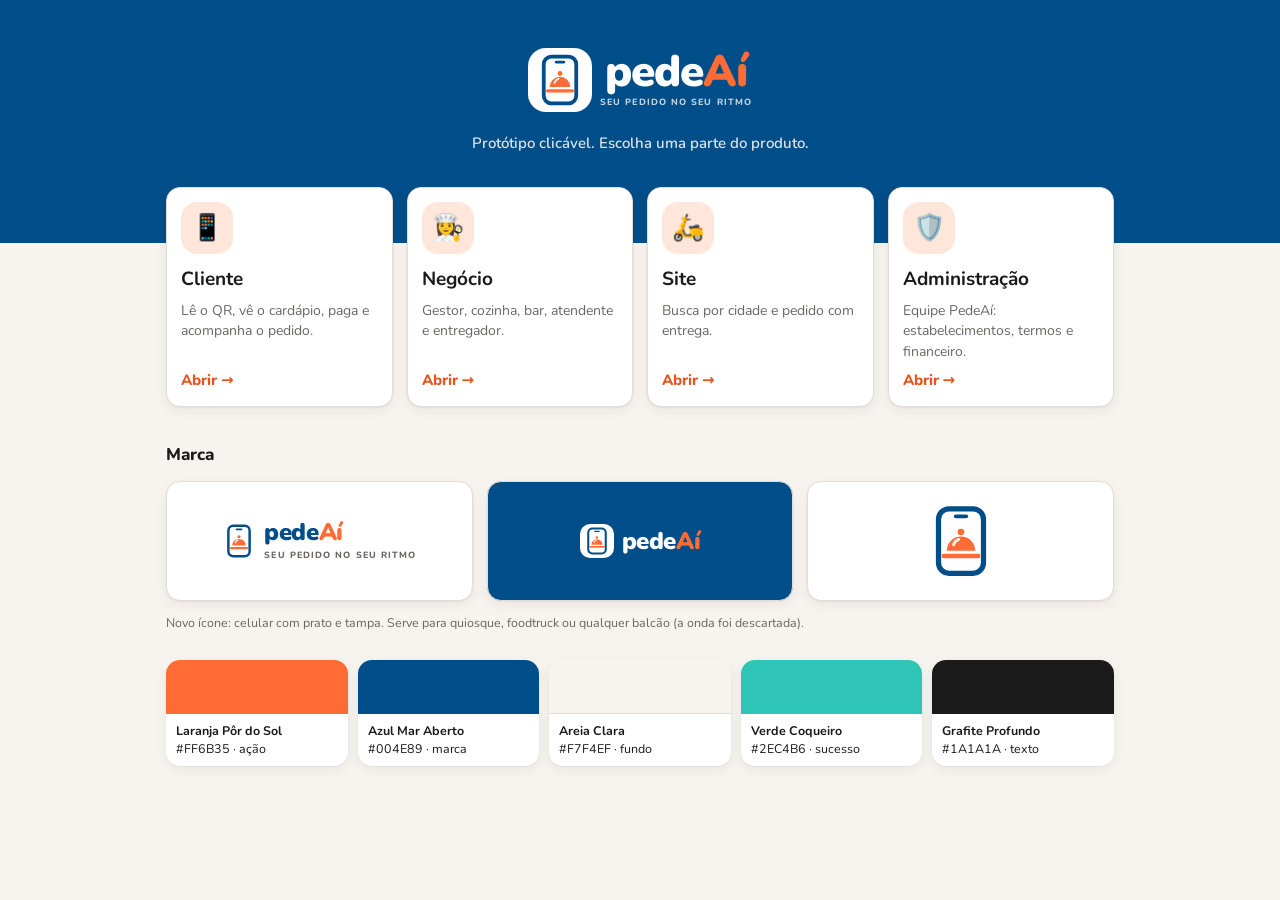
<file: index.html>
<!doctype html>
<html lang="pt-BR">
<head>
<meta charset="utf-8">
<meta name="viewport" content="width=device-width, initial-scale=1">
<title>PedeAí Protótipo</title>
<link rel="icon" href="logo.svg">
<link rel="stylesheet" href="marca.css">
<style>
.hero{background:var(--azul);color:#fff;padding:48px 16px 88px;text-align:center}
.hero .logo img{width:64px;height:64px;background:#fff;border-radius:18px;padding:6px}
.hero .logo .wm{font-size:44px}
.hero p{margin:14px auto 0;max-width:520px;opacity:.85;font-weight:600}
.wrap{max-width:980px;margin:-56px auto 40px;padding:0 16px}
.apps{display:grid;grid-template-columns:repeat(auto-fit,minmax(220px,1fr));gap:14px}
.app{display:flex;flex-direction:column;gap:8px;text-decoration:none;color:inherit;transition:.15s}
.app:hover{transform:translateY(-3px);box-shadow:var(--shadow-lg)}
.app .ic{width:52px;height:52px;border-radius:16px;display:grid;place-items:center;font-size:26px;background:var(--laranja-claro)}
.app h2{margin:4px 0 0;font-size:19px}
.app p{margin:0;color:var(--muted);font-size:14px;flex:1}
.app .go{color:var(--laranja-esc);font-weight:800}
.palette{display:flex;gap:10px;flex-wrap:wrap;margin-top:28px}
.sw{flex:1;min-width:120px;border-radius:var(--radius);overflow:hidden;background:var(--surface);box-shadow:var(--shadow);font-size:12.5px}
.sw i{display:block;height:54px}
.sw div{padding:8px 10px} .sw b{display:block}
.marks{display:grid;grid-template-columns:repeat(auto-fit,minmax(200px,1fr));gap:14px;margin-top:14px}
.marks .card{display:grid;place-items:center;min-height:120px}
</style>
</head>
<body>
<header class="hero">
  <span class="logo inv"><img src="logo.svg" alt=""><span><span class="wm">pede<b>Aí</b></span><span class="tag">SEU PEDIDO NO SEU RITMO</span></span></span>
  <p>Protótipo clicável. Escolha uma parte do produto.</p>
</header>
<main class="wrap">
  <div class="apps">
    <a class="card app" href="cliente.html"><span class="ic">📱</span><h2>Cliente</h2><p>Lê o QR, vê o cardápio, paga e acompanha o pedido.</p><span class="go">Abrir →</span></a>
    <a class="card app" href="operador.html"><span class="ic">👩‍🍳</span><h2>Negócio</h2><p>Gestor, cozinha, bar, atendente e entregador.</p><span class="go">Abrir →</span></a>
    <a class="card app" href="site.html"><span class="ic">🛵</span><h2>Site</h2><p>Busca por cidade e pedido com entrega.</p><span class="go">Abrir →</span></a>
    <a class="card app" href="admin.html"><span class="ic">🛡️</span><h2>Administração</h2><p>Equipe PedeAí: estabelecimentos, termos e financeiro.</p><span class="go">Abrir →</span></a>
  </div>

  <h2 class="section-title" style="margin-top:36px">Marca</h2>
  <div class="marks">
    <div class="card"><span class="logo"><img src="logo.svg" alt=""><span><span class="wm">pede<b>Aí</b></span><span class="tag">SEU PEDIDO NO SEU RITMO</span></span></span></div>
    <div class="card" style="background:var(--azul)"><span class="logo inv"><img src="logo.svg" alt="" style="background:#fff;border-radius:10px;padding:3px"><span class="wm">pede<b>Aí</b></span></span></div>
    <div class="card"><img src="logo.svg" alt="Ícone" style="width:72px;height:72px"></div>
  </div>
  <p class="small muted">Novo ícone: celular com prato e tampa. Serve para quiosque, foodtruck ou qualquer balcão (a onda foi descartada).</p>

  <div class="palette">
    <div class="sw"><i style="background:#FF6B35"></i><div><b>Laranja Pôr do Sol</b>#FF6B35 · ação</div></div>
    <div class="sw"><i style="background:#004E89"></i><div><b>Azul Mar Aberto</b>#004E89 · marca</div></div>
    <div class="sw"><i style="background:#F7F4EF;border-bottom:1px solid var(--line)"></i><div><b>Areia Clara</b>#F7F4EF · fundo</div></div>
    <div class="sw"><i style="background:#2EC4B6"></i><div><b>Verde Coqueiro</b>#2EC4B6 · sucesso</div></div>
    <div class="sw"><i style="background:#1A1A1A"></i><div><b>Grafite Profundo</b>#1A1A1A · texto</div></div>
  </div>
</main>
</body>
</html>
</file>
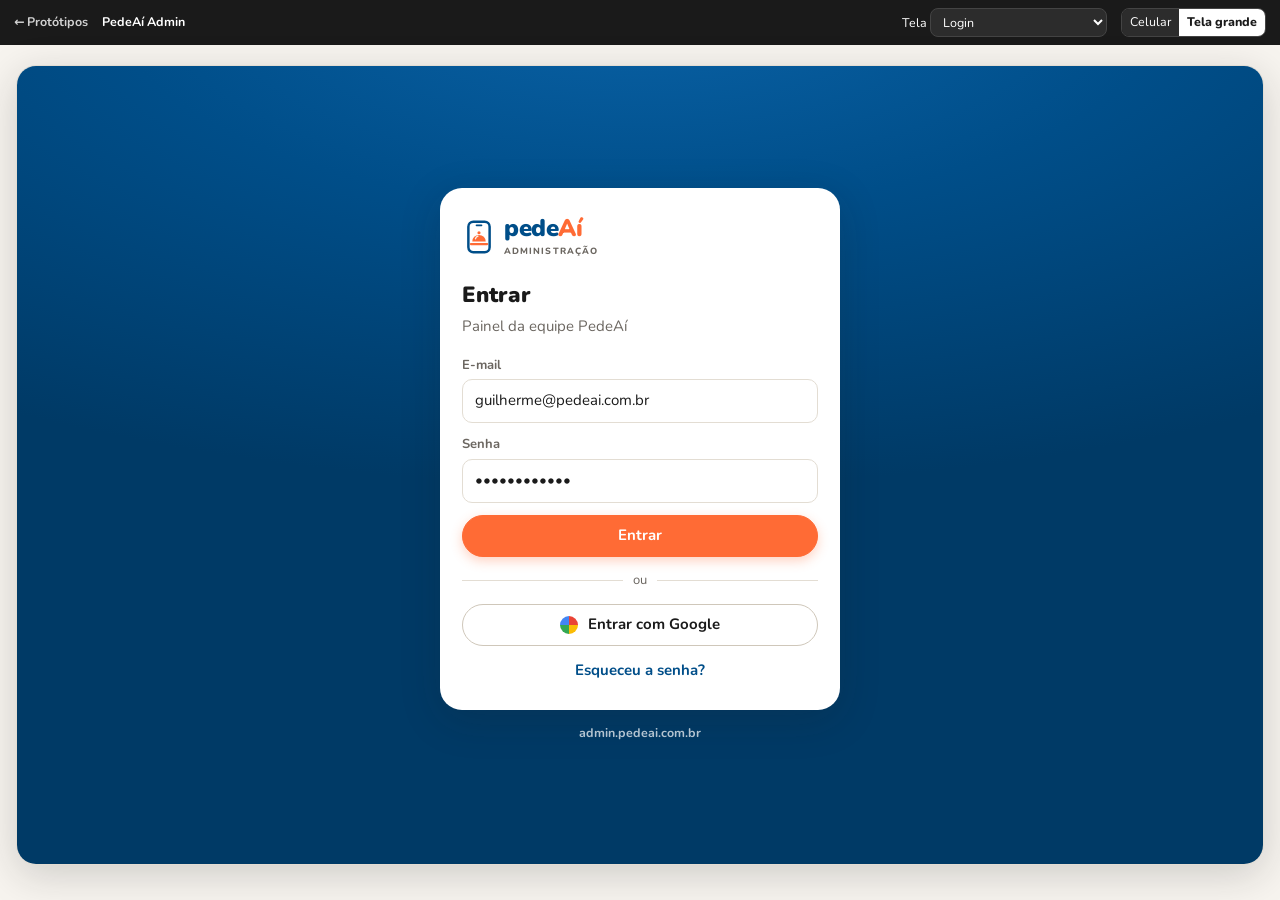
<file: admin.html>
<!doctype html>
<html lang="pt-BR">
<head>
<meta charset="utf-8">
<meta name="viewport" content="width=device-width, initial-scale=1">
<title>PedeAí Admin</title>
<link rel="icon" href="logo.svg">
<link rel="stylesheet" href="marca.css">
<style>
/* ---------- moldura ---------- */
.stage{align-items:flex-start}
.wide{width:100%;max-width:1320px;min-height:800px;background:var(--bg);border-radius:20px;border:1px solid var(--line);box-shadow:var(--shadow-lg);overflow:hidden;display:flex}
#app{display:flex;flex-direction:column;flex:1;min-width:0}
.wide #app{flex-direction:row}
.proto-bar .sp{flex:1}
.proto-bar .seg{display:inline-flex;border:1px solid #444;border-radius:8px;overflow:hidden}
.proto-bar .seg button{border:0;border-radius:0;background:#2c2c2c}
.proto-bar .seg button[aria-pressed="true"]{background:#fff;color:var(--grafite);font-weight:800}

/* ---------- login ---------- */
.auth{flex:1;display:flex;align-items:center;justify-content:center;padding:28px 16px;background:radial-gradient(1200px 500px at 50% -10%,#0A63A8 0%,var(--azul) 45%,var(--azul-esc) 100%)}
.auth-card{background:var(--surface);border-radius:22px;box-shadow:var(--shadow-lg);padding:28px 22px;width:100%;max-width:400px}
.auth-card .logo{margin-bottom:4px}
.auth-card h2{font-size:22px;margin:18px 0 4px;font-weight:900}
.auth-card .sub{color:var(--muted);margin-bottom:18px}
.divider{display:flex;align-items:center;gap:10px;color:var(--muted);font-size:13px;margin:14px 0}
.divider::before,.divider::after{content:"";flex:1;border-top:1px solid var(--line)}
.g-btn{gap:10px}
.g-btn .g{width:18px;height:18px;border-radius:50%;background:conic-gradient(#EA4335 0 25%,#FBBC05 0 50%,#34A853 0 75%,#4285F4 0);display:inline-block}
.otp{display:flex;gap:8px;justify-content:center;margin:6px 0 16px}
.otp input{width:44px;height:54px;text-align:center;font-size:22px;font-weight:800;border:1.5px solid var(--line);border-radius:12px;background:var(--surface);outline:none}
.otp input:focus{border-color:var(--azul);box-shadow:0 0 0 3px var(--azul-claro)}
.shield{width:54px;height:54px;border-radius:16px;background:var(--azul-claro);display:grid;place-items:center;font-size:26px;margin-bottom:6px}
.auth-foot{text-align:center;color:rgba(255,255,255,.7);font-size:12.5px;margin-top:14px;font-weight:700}
.link{border:0;background:none;color:var(--azul);font-weight:700;padding:0;cursor:pointer}
.link.danger{color:var(--bad)}

/* ---------- navegação ---------- */
.side{width:240px;flex:none;background:var(--azul);color:#fff;display:flex;flex-direction:column;padding:18px 12px}
.side .brandbox{display:flex;align-items:center;gap:10px;padding:4px 8px 18px}
.badge-logo{background:#fff;border-radius:11px;width:40px;height:40px;display:grid;place-items:center;flex:none}
.badge-logo img{width:30px;height:30px}
.side .wm{font-weight:900;font-size:22px;letter-spacing:-.02em;color:#fff;line-height:1}
.side .wm b{color:var(--laranja)}
.side .tagline{font-size:10px;font-weight:800;letter-spacing:.14em;opacity:.7;margin-top:3px}
.side nav{display:flex;flex-direction:column;gap:2px}
.side nav button{display:flex;align-items:center;gap:10px;border:0;background:transparent;color:rgba(255,255,255,.82);font-weight:800;padding:10px 12px;border-radius:12px;text-align:left}
.side nav button:hover{background:rgba(255,255,255,.08);color:#fff}
.side nav button[aria-selected="true"]{background:#fff;color:var(--azul)}
.side nav .ic{width:22px;text-align:center}
.side nav .n{margin-left:auto;background:var(--laranja);color:#fff;border-radius:999px;font-size:11px;min-width:20px;height:20px;display:grid;place-items:center;padding:0 6px}
.side .me{margin-top:auto;display:flex;align-items:center;gap:10px;padding:12px 8px 0;border-top:1px solid rgba(255,255,255,.15)}
.ava{width:36px;height:36px;border-radius:50%;background:var(--laranja);color:#fff;display:grid;place-items:center;font-weight:900;flex:none;border:0}
.side .me .who{font-weight:800;font-size:13.5px;line-height:1.2}
.side .me .who small{display:block;opacity:.7;font-weight:700}
.side .me button.out{margin-left:auto;background:rgba(255,255,255,.12);border:0;color:#fff;border-radius:10px;padding:6px 10px;font-weight:800;font-size:12.5px}
.main{flex:1;min-width:0;display:flex;flex-direction:column}
.pagehead{display:flex;align-items:center;gap:12px;padding:22px 28px 6px}
.pagehead h1{margin:0;font-size:24px;font-weight:900;flex:1}
.content{padding:8px 28px 32px}
.phone .content{padding:8px 14px 28px}
.phone .pagehead{padding:16px 14px 2px}
.phone .pagehead h1{font-size:21px}
.mtop{background:var(--azul);color:#fff;display:flex;align-items:center;gap:10px;padding:10px 14px;position:sticky;top:0;z-index:5}
.mtop .wm{font-weight:900;font-size:20px;color:#fff;letter-spacing:-.02em}
.mtop .wm b{color:var(--laranja)}
.mtop .tagline{font-size:9px;font-weight:800;letter-spacing:.14em;opacity:.7}
.mtabs{display:flex;gap:6px;overflow-x:auto;padding:10px 14px;background:var(--surface);border-bottom:1px solid var(--line);scrollbar-width:none}
.mtabs button{border:0;background:var(--areia);padding:8px 13px;border-radius:999px;font-weight:800;color:var(--muted);white-space:nowrap;font-size:13.5px}
.mtabs button[aria-selected="true"]{background:var(--azul);color:#fff}
.mtabs .n{background:var(--laranja);color:#fff;border-radius:999px;font-size:11px;padding:1px 6px;margin-left:4px}
.menu-pop{position:absolute;right:10px;top:54px;background:var(--surface);color:var(--text);border-radius:14px;box-shadow:var(--shadow-lg);padding:14px;min-width:220px;z-index:30}

/* ---------- blocos ---------- */
.kpis{display:grid;grid-template-columns:repeat(4,1fr);gap:12px;margin:8px 0 14px}
.phone .kpis{grid-template-columns:1fr 1fr;gap:8px}
.kpi{background:var(--surface);border:1px solid var(--line);border-radius:var(--radius);padding:14px;box-shadow:var(--shadow)}
.kpi .v{font-size:22px;font-weight:900;font-variant-numeric:tabular-nums;color:var(--azul);letter-spacing:-.01em}
.phone .kpi .v{font-size:18px}
.kpi .l{font-size:12.5px;color:var(--muted);font-weight:700}
.kpi.hot .v{color:var(--bad)}
.toolbar{display:flex;gap:8px;align-items:center;margin:10px 0}
.toolbar .grow{flex:1}
.cnt{background:var(--laranja);color:#fff;border-radius:999px;font-size:11px;min-width:19px;height:19px;display:inline-grid;place-items:center;padding:0 5px;font-weight:900}
.fpanel{display:grid;grid-template-columns:repeat(4,1fr);gap:8px;margin-bottom:10px;padding:12px}
.phone .fpanel{grid-template-columns:1fr}
.alert{justify-content:space-between;margin-bottom:10px}
.alert .btn{flex:none}
.est-ava{width:40px;height:40px;border-radius:12px;display:grid;place-items:center;font-size:21px;flex:none}
.est-ava.lg{width:64px;height:64px;border-radius:18px;font-size:34px}
.t-quiosque{background:var(--azul-claro)} .t-foodtruck{background:var(--laranja-claro)} .t-outro{background:var(--verde-claro)}
.lcards{display:flex;flex-direction:column;gap:10px}
.lcard{background:var(--surface);border:1px solid var(--line);border-radius:var(--radius);box-shadow:var(--shadow);padding:14px;cursor:default}
.lcard.click{cursor:pointer}
.lcard.click:hover{border-color:var(--line-strong)}
.lcard .top{display:flex;align-items:center;gap:10px}
.lcard .top .nm{flex:1;min-width:0}
.lcard .top b{font-size:15.5px}
.lcard .sub{font-size:12.5px;color:var(--muted);font-weight:600}
.lcard .kv2{display:grid;grid-template-columns:1fr 1fr;gap:10px 12px}
.lbl{display:block;font-size:11.5px;color:var(--muted);font-weight:800;text-transform:uppercase;letter-spacing:.04em;margin-bottom:2px}
.tags{display:flex;flex-wrap:wrap;gap:6px;margin-top:10px}
.lcard .act{margin-top:12px}
.table td{vertical-align:middle}
.table tr.click{cursor:pointer}
.table tr.click:hover td{background:var(--surface2)}
.table .n{text-align:right;font-variant-numeric:tabular-nums;white-space:nowrap}
.table tr.total td{background:var(--azul-claro);font-weight:900;color:var(--azul-esc)}
.cell-est{display:flex;align-items:center;gap:10px}
.cell-est .sub{font-size:12.5px;color:var(--muted);font-weight:600}
.empty{text-align:center;color:var(--muted);padding:30px 10px;font-weight:700}
.panel{background:var(--surface);border:1px solid var(--line);border-radius:var(--radius);box-shadow:var(--shadow);padding:16px}
.panel h3{margin:0 0 10px;font-size:15.5px;font-weight:900}
.cols2{display:grid;grid-template-columns:1fr 1fr;gap:14px}
.phone .cols2{grid-template-columns:1fr}
.item{display:flex;align-items:center;justify-content:space-between;gap:10px;padding:10px 0;border-top:1px solid var(--line)}
.item:first-child{border-top:0}
.bar{height:10px;background:var(--areia-esc);border-radius:999px;overflow:hidden}
.bar i{display:block;height:100%;background:var(--verde);border-radius:999px}
.big{font-size:34px;font-weight:900;color:var(--azul);letter-spacing:-.02em;font-variant-numeric:tabular-nums}
.fold{display:flex;align-items:center;gap:8px;border:0;background:none;font-weight:900;font-size:15.5px;padding:6px 0;margin-top:16px}
.back{display:inline-flex;align-items:center;gap:6px;border:0;background:none;color:var(--azul);font-weight:800;padding:4px 0}
.dhead{display:flex;align-items:center;gap:14px;margin:8px 0 14px;flex-wrap:wrap}
.dhead .nm{flex:1;min-width:180px}
.dhead h2{margin:0;font-size:22px;font-weight:900}
.timeline{position:relative;margin:12px 0 14px;padding-left:22px}
.timeline::before{content:"";position:absolute;left:7px;top:6px;bottom:6px;width:2px;background:var(--line)}
.tl{position:relative;padding:4px 0 10px}
.tl::before{content:"";position:absolute;left:-20px;top:7px;width:12px;height:12px;border-radius:50%;background:var(--surface);border:2px solid var(--line-strong)}
.tl.done::before{background:var(--laranja);border-color:var(--laranja)}
.tl.final.done::before{background:var(--bad);border-color:var(--bad)}
.tl b{font-size:14px}
.kv-list .r{display:flex;justify-content:space-between;gap:10px;padding:7px 0;border-top:1px solid var(--line);font-size:14px}
.kv-list .r:first-child{border-top:0}
.kv-list .r span:first-child{color:var(--muted);font-weight:700}
.kv-list .r span:last-child{font-weight:800;text-align:right}
.imp-band{background:var(--warn-bg);color:#6B4300;font-weight:800;padding:10px 16px;display:flex;align-items:center;gap:10px;flex-wrap:wrap;border-bottom:1px solid #F3D9A6}
.imp-band .grow{flex:1}
.op-top{background:var(--surface);border-bottom:1px solid var(--line);padding:12px 16px;display:flex;align-items:center;gap:10px}
.op-tabs{display:flex;gap:6px;overflow-x:auto;padding:10px 16px;background:var(--surface);border-bottom:1px solid var(--line)}
.op-tabs span{padding:7px 12px;border-radius:999px;font-weight:800;color:var(--muted);font-size:13.5px;white-space:nowrap;background:var(--areia)}
.op-tabs span.on{background:var(--azul);color:#fff}
.ro input,.ro select{pointer-events:none;background:var(--surface2)}
/* chat do ticket */
.thread{display:flex;flex-direction:column;gap:8px;margin:14px 0;max-height:300px;overflow:auto;padding:4px}
.msg{max-width:85%;padding:10px 12px;border-radius:14px 14px 14px 4px;background:var(--areia);font-size:14px}
.msg.me{align-self:flex-end;background:var(--azul);color:#fff;border-radius:14px 14px 4px 14px}
.msg small{display:block;font-weight:800;opacity:.75;margin-bottom:2px;font-size:11.5px}
.sheet h3{margin:0 0 6px;font-size:19px;font-weight:900}
.sheet .foot{display:flex;gap:8px;justify-content:flex-end;margin-top:14px}
.sheet-opt{display:flex;align-items:center;gap:12px;width:100%;text-align:left;border:1.5px solid var(--line);background:var(--surface);border-radius:14px;padding:12px 14px;margin-top:8px;font-weight:800}
.sheet-opt:hover{border-color:var(--azul)}
.sheet-opt .ic{width:38px;height:38px;border-radius:12px;display:grid;place-items:center;font-size:19px;background:var(--azul-claro)}
.sheet-opt small{display:block;color:var(--muted);font-weight:600}
.days{display:flex;gap:8px;align-items:center}
.days .input{width:72px;text-align:center}
.doc{background:var(--surface2);border:1px solid var(--line);border-radius:12px;padding:14px;max-height:230px;overflow:auto;font-size:13.5px;margin:12px 0}
.doc p{margin:0 0 8px}
.gest{flex:1;display:flex;align-items:flex-start;justify-content:center;padding:28px 16px;background:var(--bg)}
.gest .box{width:100%;max-width:440px}
.gest .logo{margin-bottom:16px}
.alert.col{flex-direction:column;align-items:flex-start;gap:4px}
.mono{font-variant-numeric:tabular-nums;letter-spacing:.01em}
.only-phone{display:none} .phone .only-phone{display:initial}
</style>
</head>
<body>
<div class="proto-bar">
  <a href="index.html">← Protótipos</a>
  <b>PedeAí Admin</b>
  <span class="sp"></span>
  <label>Tela <select id="pb-jump"></select></label>
  <span class="seg" id="pb-frame"><button data-f="phone">Celular</button><button data-f="wide">Tela grande</button></span>
</div>
<div class="stage"><div id="device"><div id="app"></div></div></div>
<div id="modal-root"></div>

<script>
/* ================= DADOS ================= */
const HOJE='2026-10-08';
const ADMIN={nome:'Guilherme Toso',ini:'GT',perfil:'Administrador'};
let BASE_FEE=5.0;
const S={screen:'login',tab:'est',kid:null,frame:(window.innerWidth<820?'phone':'wide'),menu:false,hist:false,
  fk:{q:'',tipo:'',situ:'',verif:'',alerta:'',open:false},fin:{per:'2026-09'},fb:{q:'',nivel:'',open:false},
  ft:{q:'',orig:'',st:'',open:false},au:{q:''},lgpdQ:'',lgpdFound:false,etapas:[15,7,1]};
let KIOSKS=[
 {id:'k1',nome:'Barraca da Praia',emoji:'⛱️',tipo:'quiosque',razao:'Barraca da Praia Alimentos LTDA',cnpj:'12.345.678/0001-90',gestor:'Marcos Andrade',tel:'(13) 99712-4410',email:'marcos@barracadapraia.com.br',situ:'ativo',verif:'verificado',fee:null,vendas:48230.50,cancel:3.1,cb:0,termos:'v3',over:{},proc:null},
 {id:'k2',nome:'Quiosque do Zé',emoji:'🥥',tipo:'quiosque',razao:'J. Silva Bebidas ME',cnpj:'98.765.432/0001-10',gestor:'José Silva',tel:'(13) 99645-0022',email:'ze@quiosquedoze.com.br',situ:'ativo',verif:'verificado',fee:4.0,vendas:91540.00,cancel:12.4,cb:2,termos:'v2',over:{},proc:{motivo:'Cancelamento acima de 10% por 2 meses',inicio:'2026-09-28',enviados:1}},
 {id:'k3',nome:'Maré Alta',emoji:'🌊',tipo:'quiosque',razao:'M. Souza Alimentos LTDA',cnpj:'11.222.333/0001-44',gestor:'Maria Souza',tel:'(13) 99130-7788',email:'maria@marealta.com.br',situ:'implantacao',verif:'em-analise',fee:null,vendas:0,cancel:0,cb:0,termos:'v3',over:{},proc:null},
 {id:'k4',nome:'Coco & Cia',emoji:'🍹',tipo:'quiosque',razao:'Coco e Cia Comércio LTDA',cnpj:'55.666.777/0001-88',gestor:'Paulo Lima',tel:'(13) 99854-3001',email:'paulo@cococia.com.br',situ:'suspenso',verif:'verificado',fee:null,vendas:12880.00,cancel:18.9,cb:4,termos:'v2',over:{},proc:{motivo:'Contestações repetidas no cartão, sem contato',inicio:'2026-09-10',enviados:4},suspensoEm:'2026-09-26'},
 {id:'k5',nome:'Pé na Areia',emoji:'🦀',tipo:'quiosque',razao:'Pé na Areia Bar LTDA',cnpj:'22.333.444/0001-55',gestor:'Ana Rocha',tel:'(13) 99277-1505',email:'ana@penaareia.com.br',situ:'ativo',verif:'recusado',fee:null,vendas:30110.20,cancel:6.0,cb:1,termos:'v3',over:{pix:15},proc:null},
 {id:'k7',nome:'Brasa Truck',emoji:'🍔',tipo:'foodtruck',razao:'Brasa Lanches LTDA',cnpj:'44.555.666/0001-77',gestor:'Carla Nunes',tel:'(13) 99388-9070',email:'carla@brasatruck.com.br',situ:'ativo',verif:'verificado',fee:null,vendas:22410.00,cancel:11.2,cb:0,termos:'v3',over:{},proc:null},
 {id:'k8',nome:'Taco Truck Santos',emoji:'🌮',tipo:'foodtruck',razao:'TT Santos Alimentos ME',cnpj:'66.777.888/0001-99',gestor:'Bruno Reis',tel:'(13) 99021-6633',email:'bruno@tacotruck.com.br',situ:'implantacao',verif:'em-analise',fee:null,vendas:0,cancel:0,cb:0,termos:'v3',over:{},proc:null},
 {id:'k9',nome:'Lanchonete do Clube',emoji:'🥪',tipo:'outro',razao:'Clube Náutico Lanches ME',cnpj:'77.888.999/0001-11',gestor:'Lúcia Prado',tel:'(13) 99560-4121',email:'lucia@clubelanches.com.br',situ:'ativo',verif:'verificado',fee:null,vendas:9870.00,cancel:2.1,cb:0,termos:'v3',over:{},proc:null},
 {id:'k6',nome:'Sorveteria Onda',emoji:'🍦',tipo:'quiosque',razao:'Onda Gelados ME',cnpj:'33.444.555/0001-66',gestor:'Rui Alves',tel:'(13) 99403-8812',email:'rui@sorveteriaonda.com.br',situ:'encerrado',verif:'verificado',fee:null,vendas:0,cancel:0,cb:0,termos:'v1',over:{},proc:null},
];
const TIPO={quiosque:['Quiosque','info'],foodtruck:['Foodtruck','orange'],outro:['Outro','']};
const SITU={implantacao:['Em configuração','warn'],ativo:['Ativo','ok'],suspenso:['Suspenso','bad'],encerrado:['Encerrado','']};
const VERIF={pendente:['Pendente',''],'em-analise':['Em análise','info'],verificado:['Verificado','ok'],recusado:['Recusado','bad']};
let TERMS=[
 {v:'v1',vig:'2026-06-01',resumo:'Versão inicial'},
 {v:'v2',vig:'2026-08-15',resumo:'Divisão do pagamento no Pix'},
 {v:'v3',vig:'2026-09-10',resumo:'Taxa de serviço opcional e regras de estorno'}];
let BLOCKS=[
 {id:'b1',tel:'(21) 98888-1234',card:'Visa •••• 4021',nivel:'alerta',cb:1,origem:'1ª contestação · Quiosque do Zé',desde:'2026-09-30'},
 {id:'b2',tel:'(11) 97777-5678',card:'Master •••• 7710',nivel:'so-pix',cb:2,origem:'2ª contestação · Coco & Cia',desde:'2026-09-21'},
 {id:'b3',tel:'(13) 96666-4321',card:'Elo •••• 0934',nivel:'bloqueado',cb:3,origem:'Fraude evidente · equipe PedeAí',desde:'2026-09-15'}];
const NIVEL={alerta:['Alerta','warn'],'so-pix':['Só Pix','info'],bloqueado:['Bloqueado','bad']};
let TICKETS=[
 {id:'T-104',orig:'cliente',de:'(13) 96666-4321',vinc:'Bloqueio (13) •••••-4321',assunto:'Contesto o bloqueio',st:'aberto',em:'07/10 18:22',msgs:[['cliente','Fui bloqueado e não fiz nada. Meu cartão foi clonado em setembro.']]},
 {id:'T-103',orig:'gestor',de:'Paulo Lima · Coco & Cia',vinc:'Coco & Cia',assunto:'Entender a suspensão',st:'andamento',em:'06/10 10:05',msgs:[['gestor','Recebi o aviso de suspensão. Como resolvo?'],['admin','Olá, Paulo! A suspensão foi por contestações repetidas. Podemos conversar amanhã às 10h?']]},
 {id:'T-102',orig:'gestor',de:'Ana Rocha · Pé na Areia',vinc:'Pé na Areia',assunto:'Alterar CNPJ',st:'aberto',em:'05/10 14:40',msgs:[['gestor','Mudamos a empresa para um novo CNPJ. Seguem os documentos.']]},
 {id:'T-101',orig:'cliente',de:'carlos.m@email.com',vinc:'—',assunto:'Apagar meus dados (LGPD)',st:'resolvido',em:'28/09 09:12',msgs:[['cliente','Quero que apaguem meus dados.'],['admin','Feito! Seus dados foram apagados em 29/09.']]}];
const TST={aberto:['Aberto','warn'],andamento:['Em andamento','info'],resolvido:['Resolvido','ok']};
let AUDIT=[
 {em:'2026-10-05 09:12',quem:ADMIN.nome,acao:'Iniciou suspensão',alvo:'Quiosque do Zé',det:'Cancelamento acima de 10%'},
 {em:'2026-10-04 17:40',quem:ADMIN.nome,acao:'Entrar como (leitura)',alvo:'Pé na Areia',det:'Dúvida sobre horário'},
 {em:'2026-10-03 11:05',quem:ADMIN.nome,acao:'Comissão alterada',alvo:'Quiosque do Zé',det:'5,0% → 4,0%'},
 {em:'2026-09-29 15:22',quem:ADMIN.nome,acao:'Dados apagados (LGPD)',alvo:'Cliente (13) •••••-1111',det:'Ticket T-101'},
 {em:'2026-09-26 08:00',quem:'Sistema',acao:'Estabelecimento suspenso',alvo:'Coco & Cia',det:'Sem contato após 3 avisos'}];

/* ================= UTILITÁRIOS ================= */
const $=s=>document.querySelector(s);
const esc=s=>String(s==null?'':s).replace(/[&<>"]/g,c=>({'&':'&amp;','<':'&lt;','>':'&gt;','"':'&quot;'}[c]));
const brl=v=>'R$ '+Number(v).toLocaleString('pt-BR',{minimumFractionDigits:2,maximumFractionDigits:2});
const pct=v=>Number(v).toFixed(1).replace('.',',')+'%';
const fmtD=iso=>iso.slice(0,10).split('-').reverse().join('/');
const fmtDT=s=>fmtD(s.slice(0,10))+' '+s.slice(11);
const addDays=(iso,n)=>{const d=new Date(iso+'T12:00:00');d.setDate(d.getDate()+n);return d.toISOString().slice(0,10);};
const daysTo=iso=>Math.round((new Date(iso+'T12:00:00')-new Date(HOJE+'T12:00:00'))/864e5);
const chip=([t,c])=>`<span class="chip ${c}">${t}</span>`;
const K=id=>KIOSKS.find(k=>k.id===id);
const feeOf=k=>k.fee==null?BASE_FEE:k.fee;
const feeTxt=k=>`${pct(feeOf(k))} <span class="muted small">${k.fee==null?'base':'negociada'}</span>`;
const ava=(k,lg)=>`<span class="est-ava t-${k.tipo} ${lg?'lg':''}">${k.emoji}</span>`;
const curTerms=()=>TERMS[TERMS.length-1];
const termsDeadline=()=>addDays(curTerms().vig,30);
const termsSusp=()=>addDays(termsDeadline(),S.etapas[0]);
const wide=()=>S.frame==='wide';
const nowISO=()=>{const n=new Date();return HOJE+' '+n.toTimeString().slice(0,5);};
function audit(acao,alvo,det){AUDIT.unshift({em:nowISO(),quem:ADMIN.nome,acao,alvo,det:det||''});}
function alertsOf(k){const a=[];if(k.cancel>10)a.push(`<span class="chip bad">Cancel. ${pct(k.cancel)}</span>`);if(k.cb>0)a.push(`<span class="chip warn">${k.cb} contestaç${k.cb>1?'ões':'ão'}</span>`);if(k.proc&&k.situ!=='suspenso')a.push(`<span class="chip bad">Em suspensão</span>`);return a;}
function toast(msg){document.querySelectorAll('.toast').forEach(t=>t.remove());const t=document.createElement('div');t.className='toast';t.textContent=msg;document.body.appendChild(t);setTimeout(()=>t.remove(),2800);}
function modal(html){$('#modal-root').innerHTML=`<div class="overlay" data-act="close-overlay"><div class="sheet" role="dialog">${html}</div></div>`;}
function closeModal(){$('#modal-root').innerHTML='';}
function confirmModal(title,text,act,id,label){modal(`<h3>${title}</h3><p class="muted">${text}</p><div class="foot"><button class="btn" data-act="close">Voltar</button><button class="btn danger" data-act="${act}" data-id="${id||''}">${label||'Confirmar'}</button></div>`);}
const searchBox=(key,ph)=>`<div class="search"><input class="input" placeholder="${ph||'Buscar'}" data-filter="${key}" value="${esc(key.split('.').reduce((o,k)=>o[k],S))}"></div>`;
const filtBtn=(act,n)=>`<button class="btn" data-act="${act}">⚙ Filtros${n?` <span class="cnt">${n}</span>`:''}</button>`;
const sel=(key,label,opts)=>{const cur=key.split('.').reduce((o,k)=>o[k],S);return `<select class="input" data-filter="${key}"><option value="">${label}</option>${opts.map(([v,l])=>`<option value="${v}" ${cur===v?'selected':''}>${l}</option>`).join('')}</select>`;};

/* ================= LOGIN ================= */
function viewLogin(){
  const logo=`<span class="logo"><img src="logo.svg" alt=""><span><span class="wm">pede<b>Aí</b></span><span class="tag">ADMINISTRAÇÃO</span></span></span>`;
  if(S.screen==='2fa') return `<div class="auth"><div style="width:100%;max-width:400px"><div class="auth-card">
    ${logo}
    <h2>Confirme que é você</h2><div class="sub">Código de 6 dígitos do app autenticador.</div>
    <div class="otp">${[0,1,2,3,4,5].map(i=>`<input inputmode="numeric" maxlength="1" data-otp="${i}" aria-label="Dígito ${i+1}">`).join('')}</div>
    <button class="btn primary block" data-act="login-ok">Confirmar</button>
    <div class="between" style="margin-top:14px"><button class="link" data-act="toast" data-msg="Código enviado por SMS">Receber por SMS</button><button class="link" data-act="go" data-v="login">Voltar</button></div>
  </div><div class="auth-foot">🔒 2 etapas obrigatória · admin.pedeai.com.br</div></div></div>`;
  return `<div class="auth"><div style="width:100%;max-width:400px"><div class="auth-card">
    ${logo}
    <h2>Entrar</h2><div class="sub">Painel da equipe PedeAí</div>
    <div class="field"><label>E-mail</label><input class="input" type="email" value="guilherme@pedeai.com.br"></div>
    <div class="field"><label>Senha</label><input class="input" type="password" value="senhasecreta"></div>
    <button class="btn primary block" data-act="go" data-v="2fa">Entrar</button>
    <div class="divider">ou</div>
    <button class="btn block g-btn" data-act="go" data-v="2fa"><span class="g"></span> Entrar com Google</button>
    <div style="text-align:center;margin-top:14px"><button class="link" data-act="toast" data-msg="Link de troca de senha enviado">Esqueceu a senha?</button></div>
  </div><div class="auth-foot">admin.pedeai.com.br</div></div></div>`;
}

/* ================= NAVEGAÇÃO ================= */
const TABS=[['est','🏪','Estabelecimentos'],['fin','💰','Financeiro'],['termos','📄','Comissão e termos'],['bloq','🚫','Lista de bloqueio'],['tickets','💬','Tickets'],['lgpd','🛡️','LGPD'],['aud','🕑','Auditoria']];
const TITLE={est:'Estabelecimentos',fin:'Financeiro',termos:'Comissão e termos',bloq:'Lista de bloqueio',tickets:'Tickets',lgpd:'LGPD',aud:'Auditoria'};
const openTickets=()=>TICKETS.filter(t=>t.st!=='resolvido').length;
function shell(body,headExtra){
  const n=openTickets();
  const title=S.kid&&S.tab==='est'?'':`<div class="pagehead"><h1>${TITLE[S.tab]}</h1>${headExtra||''}</div>`;
  if(wide()) return `<aside class="side">
      <div class="brandbox"><span class="badge-logo"><img src="logo.svg" alt=""></span><div><div class="wm">pede<b>Aí</b></div><div class="tagline">ADMINISTRAÇÃO</div></div></div>
      <nav>${TABS.map(([t,ic,l])=>`<button data-act="tab" data-tab="${t}" aria-selected="${S.tab===t}"><span class="ic">${ic}</span>${l}${t==='tickets'&&n?`<span class="n">${n}</span>`:''}</button>`).join('')}</nav>
      <div class="me"><span class="ava">${ADMIN.ini}</span><div class="who">${ADMIN.nome}<small>${ADMIN.perfil}</small></div><button class="out" data-act="logout">Sair</button></div>
    </aside><div class="main">${title}<div class="content">${body}</div></div>`;
  return `<div class="main" style="position:relative">
    <div class="mtop"><span class="badge-logo" style="width:34px;height:34px"><img src="logo.svg" alt="" style="width:26px;height:26px"></span><div style="flex:1"><div class="wm">pede<b>Aí</b></div><div class="tagline">ADMINISTRAÇÃO</div></div><button class="ava" data-act="menu" aria-label="Perfil">${ADMIN.ini}</button></div>
    ${S.menu?`<div class="menu-pop"><b>${ADMIN.nome}</b><div class="muted small" style="margin-bottom:10px">${ADMIN.perfil} · 2 etapas ativa</div><button class="btn sm block" data-act="logout">Sair</button></div>`:''}
    <nav class="mtabs">${TABS.map(([t,ic,l])=>`<button data-act="tab" data-tab="${t}" aria-selected="${S.tab===t}">${ic} ${l}${t==='tickets'&&n?`<span class="n">${n}</span>`:''}</button>`).join('')}</nav>
    ${title}<div class="content">${body}</div></div>`;
}

/* ================= ESTABELECIMENTOS ================= */
function viewEst(){
  if(S.kid) return viewKiosk(K(S.kid));
  const f=S.fk,q=f.q.toLowerCase();
  const list=KIOSKS.filter(k=>(!q||(k.nome+k.cnpj+k.gestor).toLowerCase().includes(q))&&(!f.tipo||k.tipo===f.tipo)&&(!f.situ||k.situ===f.situ)&&(!f.verif||k.verif===f.verif)
    &&(!f.alerta||(f.alerta==='cancel'?k.cancel>10:f.alerta==='cb'?k.cb>0:!!k.proc)));
  const hot=KIOSKS.filter(k=>k.cancel>10&&k.situ!=='encerrado');
  const nf=[f.tipo,f.situ,f.verif,f.alerta].filter(Boolean).length;
  const vendas=KIOSKS.reduce((s,k)=>s+k.vendas,0);
  let rows;
  if(!list.length) rows='<div class="empty">Nenhum estabelecimento</div>';
  else if(wide()) rows=`<table class="table"><thead><tr><th>Estabelecimento</th><th>Situação</th><th>Recebimento</th><th>Comissão</th><th class="n">Vendas do mês</th><th>Alertas</th><th></th></tr></thead><tbody>
    ${list.map(k=>`<tr class="click" data-act="open-k" data-id="${k.id}"><td><div class="cell-est">${ava(k)}<div><b>${esc(k.nome)}</b> ${chip(TIPO[k.tipo])}<div class="sub">${esc(k.cnpj)} · ${esc(k.gestor)}</div></div></div></td>
      <td>${chip(SITU[k.situ])}</td><td>${chip(VERIF[k.verif])}</td><td>${feeTxt(k)}</td><td class="n"><b>${brl(k.vendas)}</b></td>
      <td><div class="row" style="flex-wrap:wrap;gap:4px">${alertsOf(k).join('')||'<span class="muted">—</span>'}</div></td>
      <td><button class="icon-btn" data-act="contato" data-id="${k.id}" title="Falar com o gestor">✉</button></td></tr>`).join('')}</tbody></table>`;
  else rows=`<div class="lcards">${list.map(k=>{const al=alertsOf(k);return `<div class="lcard click" data-act="open-k" data-id="${k.id}">
      <div class="top">${ava(k)}<div class="nm"><b>${esc(k.nome)}</b> ${chip(TIPO[k.tipo])}<div class="sub">${esc(k.cnpj)} · ${esc(k.gestor)}</div></div></div>
      <hr class="sep">
      <div class="kv2"><div><span class="lbl">Situação</span>${chip(SITU[k.situ])}</div><div><span class="lbl">Recebimento</span>${chip(VERIF[k.verif])}</div>
      <div><span class="lbl">Comissão</span><b>${feeTxt(k)}</b></div><div><span class="lbl">Vendas</span><b class="num">${brl(k.vendas)}</b></div></div>
      ${al.length?`<div class="tags">${al.join('')}</div>`:''}
      <div class="act"><button class="btn sm block" data-act="contato" data-id="${k.id}">✉ Falar com o gestor</button></div></div>`;}).join('')}</div>`;
  return shell(`
  <div class="kpis">
    <div class="kpi"><div class="v">${KIOSKS.filter(k=>k.situ==='ativo').length}</div><div class="l">Ativos</div></div>
    <div class="kpi"><div class="v">${KIOSKS.filter(k=>k.situ==='implantacao').length}</div><div class="l">Em configuração</div></div>
    <div class="kpi"><div class="v">${brl(vendas).replace(/,\d\d$/,'')}</div><div class="l">Vendas do mês</div></div>
    <div class="kpi ${hot.length?'hot':''}"><div class="v">${hot.length}</div><div class="l">Cancelamento &gt; 10%</div></div>
  </div>
  ${hot.length&&f.alerta!=='cancel'?`<div class="alert"><span>⚠ ${hot.length} estabelecimento${hot.length>1?'s':''} com cancelamento acima de 10% no mês</span><button class="btn sm" data-act="fk-hot">Ver</button></div>`:''}
  <div class="toolbar">${searchBox('fk.q','Buscar nome, CNPJ ou gestor')}${filtBtn('fk-open',nf)}</div>
  ${f.open?`<div class="panel fpanel">
    ${sel('fk.tipo','Tipo: todos',Object.entries(TIPO).map(([v,[l]])=>[v,l]))}
    ${sel('fk.situ','Situação: todas',Object.entries(SITU).map(([v,[l]])=>[v,l]))}
    ${sel('fk.verif','Recebimento: todos',Object.entries(VERIF).map(([v,[l]])=>[v,l]))}
    ${sel('fk.alerta','Alertas: todos',[['cancel','Cancelamento > 10%'],['cb','Com contestações'],['proc','Em suspensão']])}
    ${nf?`<button class="link" data-act="fk-clear" style="justify-self:start">Limpar filtros</button>`:''}
  </div>`:''}
  ${rows}`);
}
function procTimeline(k){
  const e=S.etapas,env=k.proc?k.proc.enviados:0;
  const st=[[`1º aviso · ${e[0]} dias`,0],[`2º aviso · ${e[1]} dias`,1],[`3º aviso · ${e[2]} dia${e[2]>1?'s':''}`,2],['Suspensão',3]];
  return `<div class="timeline">${st.map(([t,i])=>`<div class="tl ${i===3?'final':''} ${env>i?'done':''}"><b>${t}</b><div class="muted small">${env>i?(i===3?'Executada':'Enviado · app + WhatsApp'):'Agendado'}</div></div>`).join('')}</div>`;
}
function viewKiosk(k){
  const ov=k.over,al=alertsOf(k);
  let susp;
  if(k.situ==='suspenso') susp=`<div class="row" style="flex-wrap:wrap">${chip(['Suspenso desde '+fmtD(k.suspensoEm||HOJE),'bad'])}</div><p class="small"><b>Motivo:</b> ${esc(k.proc?k.proc.motivo:'—')}</p>
    <div class="row" style="flex-wrap:wrap"><button class="btn primary" data-act="k-reativar" data-id="${k.id}">Reativar</button><button class="btn" data-act="jump" data-v="g-susp">Ver tela do gestor</button><button class="btn danger" data-act="k-encerrar" data-id="${k.id}">Encerrar</button></div>`;
  else if(k.situ==='encerrado') susp=`${chip(['Encerrado',''])}<p class="small muted">Só histórico. Não recebe pedidos.</p>`;
  else if(k.proc) susp=`<div class="row" style="flex-wrap:wrap">${chip(['Suspensão em andamento','bad'])}<span class="muted small">desde ${fmtD(k.proc.inicio)}</span></div>
    <p class="small" style="margin:10px 0 0"><b>Motivo:</b> ${esc(k.proc.motivo)}</p>${procTimeline(k)}
    <div class="row" style="flex-wrap:wrap"><button class="btn" data-act="k-proc-cancel" data-id="${k.id}">Cancelar processo</button><button class="btn" data-act="k-aviso" data-id="${k.id}">Próximo aviso</button><button class="btn danger" data-act="k-suspender" data-id="${k.id}">Suspender agora</button></div>`;
  else susp=`<p class="small muted" style="margin-top:0">Nenhum processo em andamento.</p><div class="row" style="flex-wrap:wrap"><button class="btn danger" data-act="k-proc" data-id="${k.id}">Iniciar suspensão</button><button class="btn" data-act="k-encerrar" data-id="${k.id}">Encerrar</button></div>`;
  const hist=AUDIT.filter(a=>a.alvo===k.nome);
  const ct=curTerms().v;
  return shell(`
  <button class="back" data-act="back" style="margin-top:14px">← Estabelecimentos</button>
  <div class="dhead">${ava(k,true)}<div class="nm"><h2>${esc(k.nome)}</h2><div class="row" style="flex-wrap:wrap;gap:6px;margin-top:4px">${chip(TIPO[k.tipo])}${chip(SITU[k.situ])}${al.join('')}</div></div>
    <div class="row" style="flex-wrap:wrap"><button class="btn" data-act="contato" data-id="${k.id}">✉ Falar</button><button class="btn blue" data-act="k-imp" data-id="${k.id}" ${k.situ==='encerrado'?'disabled':''}>👁 Entrar como</button></div></div>
  <div class="kpis">
    <div class="kpi"><div class="v">${brl(k.vendas).replace(/,\d\d$/,'')}</div><div class="l">Vendas do mês</div></div>
    <div class="kpi ${k.cancel>10?'hot':''}"><div class="v">${pct(k.cancel)}</div><div class="l">Cancelamentos</div></div>
    <div class="kpi ${k.cb?'hot':''}"><div class="v">${k.cb}</div><div class="l">Contestações</div></div>
    <div class="kpi"><div class="v">${pct(feeOf(k))}</div><div class="l">Comissão ${k.fee==null?'base':'negociada'}</div></div>
  </div>
  <div class="cols2">
    <div class="panel"><h3>Dados</h3><div class="kv-list">
      <div class="r"><span>Gestor</span><span>${esc(k.gestor)}</span></div>
      <div class="r"><span>Celular</span><span>${esc(k.tel)}</span></div>
      <div class="r"><span>E-mail</span><span>${esc(k.email)}</span></div>
      <div class="r"><span>Termos</span><span>Versão ${k.termos.slice(1)} ${k.termos===ct?chip(['atual','ok']):chip(['falta aceitar','warn'])}</span></div></div></div>
    <div class="panel"><h3>Recebimentos</h3><div class="kv-list">
      <div class="r"><span>Verificação</span><span>${chip(VERIF[k.verif])}</span></div>
      <div class="r"><span>Razão social</span><span>${esc(k.razao)}</span></div>
      <div class="r"><span>CNPJ</span><span class="mono">${esc(k.cnpj)} 🔒</span></div></div>
      <button class="btn sm" style="margin-top:10px" data-act="k-cnpj" data-id="${k.id}">Alterar a pedido</button></div>
    <div class="panel"><h3>Comissão</h3><div class="between"><span class="big" style="font-size:28px">${pct(feeOf(k))}</span><span class="muted small">${k.fee==null?'Base da plataforma':'Negociada'} · só produtos</span></div>
      <div class="row" style="margin-top:10px;flex-wrap:wrap"><button class="btn sm" data-act="k-fee" data-id="${k.id}">Alterar</button>${k.fee!=null?`<button class="btn sm ghost" data-act="k-fee-base" data-id="${k.id}">Voltar para a base</button>`:''}</div></div>
    <div class="panel"><h3>Regras fixas</h3><div class="kv-list">
      <div class="r"><span>Prazo do Pix</span><span>${ov.pix||10} min ${ov.pix?chip(['ajustado','warn']):''}</span></div>
      <div class="r"><span>Prazo do cartão</span><span>${ov.card||5} min ${ov.card?chip(['ajustado','warn']):''}</span></div>
      <div class="r"><span>Tentativas</span><span>${ov.tent||3} ${ov.tent?chip(['ajustado','warn']):''}</span></div></div>
      <button class="btn sm" style="margin-top:10px" data-act="k-over" data-id="${k.id}">Ajustar</button></div>
  </div>
  <div class="section-title">Suspensão</div>
  <div class="panel">${susp}</div>
  <div class="section-title">Histórico</div>
  <div class="panel">${hist.length?hist.map(a=>`<div class="item small"><span><b>${esc(a.acao)}</b>${a.det?' · '+esc(a.det):''}</span><span class="muted num" style="white-space:nowrap">${fmtDT(a.em)}</span></div>`).join(''):'<div class="muted small">Sem registros.</div>'}</div>`);
}
function viewImp(){
  const k=K(S.kid)||KIOSKS[0];
  return `<div class="main">
  <div class="imp-band">👁 Vendo como gestor de ${esc(k.nome)} · somente leitura<span class="grow"></span><button class="btn sm" data-act="imp-exit">Sair</button></div>
  <div class="op-top">${ava(k)}<div style="flex:1"><b>${esc(k.nome)}</b><div class="small"><span class="dot ok"></span> <b style="color:var(--verde-esc)">Aberto</b> · 9h às 18h</div></div><span class="ava" style="background:var(--azul)">${k.gestor.split(' ').map(x=>x[0]).join('').slice(0,2)}</span></div>
  <div class="op-tabs">${['Bar','Cozinha','Mesas','Estoque','Cardápio','Operacional','Meu negócio'].map((t,i)=>`<span class="${i===6?'on':''}">${t}</span>`).join('')}</div>
  <div class="content ro" style="padding-top:16px">
    <div class="op-tabs" style="padding:0 0 12px;background:none;border:0">${['Funcionamento','Perfil','Pedidos','Regras','Recebimentos','Pontos'].map((t,i)=>`<span class="${i===0?'on':''}" style="${i===0?'':'background:var(--surface)'}">${t}</span>`).join('')}</div>
    <div class="panel"><h3>Situação</h3><div class="between"><span><span class="dot ok"></span> <b>Aberto</b></span><input type="checkbox" class="switch" checked disabled></div></div>
    <div class="section-title">Horários</div>
    <div class="panel">${[['Seg a sex','09:00','18:00'],['Sábado','08:00','19:00'],['Domingo','08:00','19:00']].map(([d,a,b])=>`<div class="item"><b>${d}</b><span class="row"><input class="input" style="width:90px" value="${a}" disabled> às <input class="input" style="width:90px" value="${b}" disabled></span></div>`).join('')}</div>
    <div class="section-title">Aviso de fechamento</div>
    <div class="panel row">Avisar o cliente <input class="input" style="width:70px" value="30" disabled> minutos antes</div>
    <div class="row" style="margin-top:16px"><button class="btn primary" disabled>Salvar</button><span class="muted small">Somente leitura</span></div>
  </div></div>`;
}

/* ================= FINANCEIRO ================= */
function viewFin(){
  const fac={'2026-10':.28,'2026-09':1,'2026-08':.86}[S.fin.per];
  const rows=KIOSKS.filter(k=>k.vendas>0).map(k=>{const prod=+(k.vendas*.92*fac).toFixed(2),fee=feeOf(k),com=+(prod*fee/100).toFixed(2),est=+(com*k.cancel/100).toFixed(2);return{k,prod,fee,com,est,liq:+(com-est).toFixed(2)};});
  const T=rows.reduce((a,r)=>({prod:a.prod+r.prod,com:a.com+r.com,est:a.est+r.est,liq:a.liq+r.liq}),{prod:0,com:0,est:0,liq:0});
  const list=wide()?`<table class="table"><thead><tr><th>Estabelecimento</th><th class="n">Vendido</th><th class="n">Comissão</th><th class="n">Estornos</th><th class="n">Líquido</th></tr></thead><tbody>
    ${rows.map(r=>`<tr><td><div class="cell-est">${ava(r.k)}<b>${esc(r.k.nome)}</b></div></td><td class="n">${brl(r.prod)}</td><td class="n">${brl(r.com)} <span class="muted small">(${pct(r.fee)})</span></td><td class="n" style="color:var(--bad)">− ${brl(r.est)}</td><td class="n"><b>${brl(r.liq)}</b></td></tr>`).join('')}
    <tr class="total"><td>Total</td><td class="n">${brl(T.prod)}</td><td class="n">${brl(T.com)}</td><td class="n">− ${brl(T.est)}</td><td class="n">${brl(T.liq)}</td></tr></tbody></table>`
   :`<div class="lcards">${rows.map(r=>`<div class="lcard"><div class="top">${ava(r.k)}<div class="nm"><b>${esc(r.k.nome)}</b></div><b class="num" style="color:var(--azul)">${brl(r.liq)}</b></div><hr class="sep">
      <div class="kv2"><div><span class="lbl">Vendido</span><b class="num">${brl(r.prod)}</b></div><div><span class="lbl">Comissão</span><b class="num">${brl(r.com)}</b> <span class="muted small">${pct(r.fee)}</span></div>
      <div><span class="lbl">Estornos</span><b class="num" style="color:var(--bad)">− ${brl(r.est)}</b></div></div></div>`).join('')}
      <div class="lcard" style="background:var(--azul-claro);border-color:transparent"><div class="between"><b>Total líquido</b><b class="num" style="font-size:18px;color:var(--azul-esc)">${brl(T.liq)}</b></div></div></div>`;
  return shell(`
  <div class="toolbar"><select class="input" style="max-width:220px" data-filter="fin.per">${[['2026-10','Outubro/2026'],['2026-09','Setembro/2026'],['2026-08','Agosto/2026']].map(([v,l])=>`<option value="${v}" ${S.fin.per===v?'selected':''}>${l}</option>`).join('')}</select><span class="grow"></span><button class="btn" data-act="toast" data-msg="CSV baixado: comissões por estabelecimento">⬇ CSV</button></div>
  <div class="kpis">
    <div class="kpi"><div class="v">${brl(T.prod).replace(/,\d\d$/,'')}</div><div class="l">Vendido em produtos</div></div>
    <div class="kpi"><div class="v">${brl(T.com).replace(/,\d\d$/,'')}</div><div class="l">Comissão</div></div>
    <div class="kpi hot"><div class="v">${brl(T.est).replace(/,\d\d$/,'')}</div><div class="l">Estornos</div></div>
    <div class="kpi"><div class="v" style="color:var(--verde-esc)">${brl(T.liq).replace(/,\d\d$/,'')}</div><div class="l">Líquido</div></div>
  </div>${list}`);
}

/* ================= COMISSÃO E TERMOS ================= */
function viewTermos(){
  const T=curTerms(),ativos=KIOSKS.filter(k=>k.situ!=='encerrado'),ok=ativos.filter(k=>k.termos===T.v),pend=ativos.filter(k=>k.termos!==T.v);
  const p=Math.round(ok.length/ativos.length*100),old=TERMS.slice(0,-1).reverse(),n=daysTo(termsSusp());
  return shell(`
  <div class="cols2" style="margin-top:8px">
    <div><div class="section-title" style="margin-top:0">Comissão</div>
      <div class="panel"><div class="between"><div><span class="big">${pct(BASE_FEE)}</span><div class="muted small">dos produtos · base</div></div><button class="btn" data-act="fee-base">Alterar</button></div></div></div>
    <div><div class="section-title" style="margin-top:0">Termos de uso</div>
      <div class="panel"><div class="between"><b style="font-size:17px">Versão ${T.v.slice(1)}</b>${chip(['em vigor','ok'])}</div>
        <div class="muted small" style="margin:2px 0 4px">desde ${fmtD(T.vig)}</div><div style="margin-bottom:12px">${esc(T.resumo)}</div>
        <div class="row"><button class="btn" data-act="read" data-v="${T.v}">Ler</button><button class="btn primary" data-act="terms-new">Nova versão</button></div></div></div>
  </div>
  <div class="section-title">Aceites</div>
  <div class="panel">
    <div class="between"><span><b>${ok.length} de ${ativos.length}</b> aceitaram</span><b style="color:var(--verde-esc)">${p}%</b></div>
    <div class="bar" style="margin:8px 0 12px"><i style="width:${p}%"></i></div>
    ${pend.length?`<div class="lbl">Faltam aceitar · prazo ${fmtD(termsDeadline())}</div>
    ${pend.map(k=>`<div class="item"><span class="row">${ava(k)}<span><b>${esc(k.nome)}</b><br>${k.situ==='suspenso'?chip(['suspenso','bad']):chip([`suspensão em ${n} dia${n===1?'':'s'}`,n<=15?'bad':'warn'])}</span></span><button class="icon-btn" data-act="contato" data-id="${k.id}" title="Falar com o gestor">✉</button></div>`).join('')}
    <button class="btn block" style="margin-top:10px" data-act="toast" data-msg="Aviso enviado a ${pend.length} gestores (app + WhatsApp)">Avisar todos que faltam</button>`:'<div class="muted">Todos aceitaram ✅</div>'}
  </div>
  ${old.length?`<button class="fold" data-act="hist">${S.hist?'▾':'▸'} Versões anteriores <span class="chip">${old.length}</span></button>
  ${S.hist?`<div class="panel">${old.map(t=>`<div class="item"><span><b>Versão ${t.v.slice(1)}</b> <span class="muted small">· ${esc(t.resumo)} · ${fmtD(t.vig)}</span></span><button class="link" data-act="read" data-v="${t.v}">Ler</button></div>`).join('')}</div>`:''}`:''}`);
}

/* ================= LISTA DE BLOQUEIO ================= */
const maskTel=t=>t.replace(/\d{4,5}-(\d{4})$/,'•••••-$1');
function viewBloq(){
  const q=(S.fb.q||'').replace(/\D/g,'');
  const list=BLOCKS.filter(b=>(!S.fb.nivel||b.nivel===S.fb.nivel)&&b.tel.replace(/\D/g,'').includes(q));
  const rows=!list.length?'<div class="empty">Nenhum registro</div>':wide()?`<table class="table"><thead><tr><th>Telefone</th><th>Nível</th><th>Cartão</th><th class="n">Contestações</th><th>Origem</th><th>Desde</th><th></th></tr></thead><tbody>
    ${list.map(b=>`<tr><td><b class="num">${maskTel(b.tel)}</b></td><td>${chip(NIVEL[b.nivel])}</td><td class="num">${b.card}</td><td class="n"><b>${b.cb}</b></td><td>${esc(b.origem)}</td><td class="num">${fmtD(b.desde)}</td><td><button class="btn sm" data-act="blk-rev" data-id="${b.id}">Revogar</button></td></tr>`).join('')}</tbody></table>`
   :`<div class="lcards">${list.map(b=>`<div class="lcard"><div class="between"><b class="num" style="font-size:16px">${maskTel(b.tel)}</b>${chip(NIVEL[b.nivel])}</div><hr class="sep">
      <div class="kv2"><div><span class="lbl">Cartão</span><b class="num">${b.card}</b></div><div><span class="lbl">Contestações</span><b>${b.cb}</b></div>
      <div><span class="lbl">Origem</span>${esc(b.origem)}</div><div><span class="lbl">Desde</span><b class="num">${fmtD(b.desde)}</b></div></div>
      <div class="act"><button class="btn sm block" data-act="blk-rev" data-id="${b.id}">Revogar</button></div></div>`).join('')}</div>`;
  return shell(`
  <div class="toolbar">${searchBox('fb.q','Buscar telefone')}${filtBtn('fb-open',S.fb.nivel?1:0)}<button class="btn danger" data-act="blk-new">🚫 Bloquear</button></div>
  ${S.fb.open?`<div class="panel fpanel">${sel('fb.nivel','Nível: todos',Object.entries(NIVEL).map(([v,[l]])=>[v,l]))}</div>`:''}
  ${rows}`);
}

/* ================= TICKETS ================= */
function viewTickets(){
  const q=S.ft.q.toLowerCase();
  const list=TICKETS.filter(t=>(!S.ft.orig||t.orig===S.ft.orig)&&(!S.ft.st||t.st===S.ft.st)&&(!q||(t.id+t.assunto+t.de).toLowerCase().includes(q)));
  const nf=[S.ft.orig,S.ft.st].filter(Boolean).length;
  return shell(`
  <div class="toolbar">${searchBox('ft.q','Buscar ticket')}${filtBtn('ft-open',nf)}</div>
  ${S.ft.open?`<div class="panel fpanel">${sel('ft.orig','Origem: todas',[['cliente','Clientes'],['gestor','Gestores']])}${sel('ft.st','Status: todos',Object.entries(TST).map(([v,[l]])=>[v,l]))}</div>`:''}
  <div class="lcards" ${wide()?'style="display:grid;grid-template-columns:1fr 1fr"':''}>${list.map(t=>`<div class="lcard click" data-act="tk-open" data-id="${t.id}">
    <div class="between"><span class="row"><span class="est-ava ${t.orig==='cliente'?'t-quiosque':'t-foodtruck'}" style="width:34px;height:34px;font-size:17px">${t.orig==='cliente'?'🙋':'🏪'}</span><b>${esc(t.assunto)}</b></span>${chip(TST[t.st])}</div>
    <hr class="sep">
    <div class="kv2"><div><span class="lbl">${t.orig==='cliente'?'Cliente':'Gestor'}</span>${esc(t.de)}</div><div><span class="lbl">Ticket</span><b class="num">${t.id}</b> · <span class="muted small">${t.em}</span></div></div>
    <div class="muted small" style="margin-top:8px">💬 ${esc(t.msgs[t.msgs.length-1][1]).slice(0,90)}</div></div>`).join('')||'<div class="empty">Nenhum ticket</div>'}</div>`);
}
function modalTicket(id){
  const t=TICKETS.find(x=>x.id===id);
  modal(`<div class="between"><h3>${esc(t.assunto)}</h3>${chip(TST[t.st])}</div>
    <div class="muted small">${t.id} · ${t.orig==='cliente'?'Cliente':'Gestor'}: ${esc(t.de)}</div>
    <div class="thread">${t.msgs.map(([w,m])=>`<div class="msg ${w==='admin'?'me':''}"><small>${w==='admin'?'Equipe PedeAí':w==='cliente'?'Cliente':'Gestor'}</small>${esc(m)}</div>`).join('')}</div>
    <div class="field"><label>Resposta</label><textarea class="input" id="tk-msg" rows="3" placeholder="Escreva aqui"></textarea></div>
    <div class="grid2"><div class="field"><label>Status</label><select class="input" id="tk-st">${Object.entries(TST).map(([v,[l]])=>`<option value="${v}" ${t.st===v?'selected':''}>${l}</option>`).join('')}</select></div>
    <div class="field"><label>Vínculo</label><select class="input" id="tk-vinc"><option>${esc(t.vinc)}</option>${KIOSKS.filter(k=>k.nome!==t.vinc).map(k=>`<option>${esc(k.nome)}</option>`).join('')}</select></div></div>
    <div class="foot"><button class="btn" data-act="close">Fechar</button><button class="btn primary" data-act="tk-save" data-id="${t.id}">Enviar</button></div>`);
}

/* ================= LGPD ================= */
function viewLgpd(){
  return shell(`
  <div class="section-title" style="margin-top:8px">Apagar dados</div>
  <div class="panel">
    <div class="toolbar" style="margin:0"><div class="search"><input class="input" id="lgpd-tel" inputmode="tel" placeholder="Celular do cliente" value="${esc(S.lgpdQ)}"></div><button class="btn blue" data-act="lgpd-find">Buscar</button></div>
    ${S.lgpdFound?`<div class="lcard" style="margin-top:12px;background:var(--surface2);box-shadow:none">
      <div class="top"><span class="ava" style="background:var(--azul)">CM</span><div class="nm"><b>Carlos Mendes</b><div class="sub">${esc(S.lgpdQ||'(13) 98888-1111')}</div></div></div><hr class="sep">
      <div class="kv2"><div><span class="lbl">Pedidos</span><b>12</b> em 3 lugares</div><div><span class="lbl">Última visita</span><b>28/09/2026</b></div>
      <div><span class="lbl">E-mail</span>carlos.m@…</div><div><span class="lbl">Endereços</span><b>2</b></div></div>
      <div class="act"><button class="btn danger block" data-act="lgpd-anon">Apagar dados pessoais</button></div></div>`:''}
  </div>
  <div class="section-title">Pedidos recentes</div>
  <div class="panel">${TICKETS.filter(t=>/LGPD/.test(t.assunto)).map(t=>`<div class="item"><span><b class="num">${t.id}</b> · ${esc(t.de)}</span>${chip(TST[t.st])}</div>`).join('')}</div>`);
}

/* ================= AUDITORIA ================= */
function viewAud(){
  const q=S.au.q.toLowerCase(),list=AUDIT.filter(a=>(a.acao+a.alvo+a.quem+a.det).toLowerCase().includes(q));
  const rows=!list.length?'<div class="empty">Nada encontrado</div>':wide()?`<table class="table"><thead><tr><th>Ação</th><th>Quando</th><th>Alvo</th><th>Quem</th><th>Detalhe</th></tr></thead><tbody>
    ${list.map(a=>`<tr><td><b>${esc(a.acao)}</b></td><td class="num" style="white-space:nowrap">${fmtDT(a.em)}</td><td>${esc(a.alvo)}</td><td>${esc(a.quem)}</td><td class="muted">${esc(a.det)}</td></tr>`).join('')}</tbody></table>`
   :`<div class="lcards">${list.map(a=>`<div class="lcard"><div class="between"><b>${esc(a.acao)}</b><span class="muted small num">${fmtDT(a.em)}</span></div><hr class="sep">
      <div class="kv2"><div><span class="lbl">Alvo</span>${esc(a.alvo)}</div><div><span class="lbl">Quem</span>${esc(a.quem)}</div></div>${a.det?`<div class="muted small" style="margin-top:8px">${esc(a.det)}</div>`:''}</div>`).join('')}</div>`;
  return shell(`<div class="toolbar">${searchBox('au.q','Buscar')}</div>${rows}`);
}

/* ================= TELAS DO GESTOR (prévia) ================= */
function viewGSusp(){
  const k=KIOSKS.find(x=>x.situ==='suspenso')||KIOSKS[3];
  return `<div class="gest"><div class="box">
    <span class="logo"><img src="logo.svg" alt=""><span class="wm">pede<b>Aí</b></span></span>
    <div class="row" style="margin-bottom:14px">${ava(k)}<b style="font-size:17px">${esc(k.nome)}</b></div>
    <div class="alert bad col"><b style="font-size:16px">⛔ Negócio suspenso</b><span class="small" style="font-weight:600">Desde ${fmtD(k.suspensoEm||HOJE)}. Clientes não conseguem pedir.</span></div>
    <div class="panel" style="margin-top:12px"><h3>Motivo</h3><div>${esc(k.proc?k.proc.motivo:'—')}</div></div>
    <div class="panel" style="margin-top:12px"><h3>Fale com a gente</h3><div class="muted">✉ suporte@pedeai.com.br</div>
      <button class="btn primary block" style="margin-top:12px" data-act="toast" data-msg="Ticket aberto. Vamos responder em breve.">Abrir ticket</button></div>
    <div style="text-align:center;margin-top:16px"><button class="link" data-act="jump" data-v="est">← Voltar ao admin</button></div>
  </div></div>`;
}
function viewGTermos(){
  const t=curTerms();
  return `<div class="gest"><div class="box" style="max-width:500px">
    <span class="logo"><img src="logo.svg" alt=""><span class="wm">pede<b>Aí</b></span></span>
    <h2 style="margin:0 0 4px;font-weight:900">Novos termos</h2><div class="muted">Versão ${t.v.slice(1)} · vale desde ${fmtD(t.vig)}</div>
    <div class="alert" style="margin-top:12px">Aceite até ${fmtD(termsDeadline())}</div>
    <div class="doc"><b>Termos de uso PedeAí · versão ${t.v.slice(1)}</b>
      <p>1. Objeto. O PedeAí oferece ao negócio uma plataforma de pedidos por QR Code e pelo site.</p>
      <p>2. Comissão. ${pct(BASE_FEE)} sobre os produtos, nunca sobre a taxa de serviço.</p>
      <p>3. Pagamentos. O valor é dividido pelo provedor de pagamento. A tarifa do provedor é do negócio.</p>
      <p>4. Estornos e contestações seguem as regras da plataforma.</p>
      <p>5. Suspensão. Pode ocorrer após avisos prévios.</p>
      <p>6. Suporte. A equipe PedeAí pode ver o painel em modo somente leitura.</p>
      <p>7. Privacidade e LGPD.</p><p class="muted"><i>Fim do documento</i></p></div>
    <label class="row" style="margin-bottom:12px;font-weight:700"><input type="checkbox" class="check" id="t-ok"> Li e concordo</label>
    <button class="btn primary block" data-act="terms-accept">Concordar e continuar</button>
    <div style="text-align:center;margin-top:16px"><button class="link" data-act="jump" data-v="termos">← Voltar ao admin</button></div>
  </div></div>`;
}

/* ================= RENDER ================= */
const JUMP=[['login','Login'],['2fa','2 etapas'],['est','Estabelecimentos'],['det','Detalhe: Quiosque do Zé'],['imp','Entrar como'],['fin','Financeiro'],['termos','Comissão e termos'],['bloq','Lista de bloqueio'],['tickets','Tickets'],['lgpd','LGPD'],['aud','Auditoria'],['g-susp','Gestor: suspenso'],['g-termos','Gestor: novos termos']];
function curJump(){ if(['login','2fa','imp','g-susp','g-termos'].includes(S.screen)) return S.screen; if(S.tab==='est'&&S.kid==='k2') return 'det'; return S.tab; }
function render(){
  const dev=$('#device'); dev.className=wide()?'wide':'phone';
  document.querySelectorAll('#pb-frame button').forEach(b=>b.setAttribute('aria-pressed',b.dataset.f===S.frame));
  $('#pb-jump').innerHTML=JUMP.map(([v,l])=>`<option value="${v}" ${curJump()===v?'selected':''}>${l}</option>`).join('');
  const app=$('#app');
  if(S.screen==='login'||S.screen==='2fa'){app.innerHTML=viewLogin();return;}
  if(S.screen==='imp'){app.innerHTML=viewImp();return;}
  if(S.screen==='g-susp'){app.innerHTML=viewGSusp();return;}
  if(S.screen==='g-termos'){app.innerHTML=viewGTermos();return;}
  app.innerHTML={est:viewEst,fin:viewFin,termos:viewTermos,bloq:viewBloq,tickets:viewTickets,lgpd:viewLgpd,aud:viewAud}[S.tab]();
}
function jump(v){
  S.menu=false; closeModal();
  if(['login','2fa','g-susp','g-termos'].includes(v)){S.screen=v;return;}
  if(v==='imp'){S.kid=S.kid||'k1';S.screen='imp';return;}
  S.screen='app';
  if(v==='det'){S.tab='est';S.kid='k2';return;}
  S.tab=v;S.kid=null;
}
$('#pb-jump').onchange=e=>{jump(e.target.value);render();window.scrollTo(0,0);};
$('#pb-frame').onclick=e=>{const b=e.target.closest('button');if(b){S.frame=b.dataset.f;render();}};

/* ================= AÇÕES ================= */
document.addEventListener('click',e=>{
  const b=e.target.closest('[data-act]');
  if(!b){if(S.menu){S.menu=false;render();}return;}
  const a=b.dataset.act,d=b.dataset;
  if(a==='close-overlay'&&e.target!==b) return;
  e.stopPropagation();
  switch(a){
    case 'go': S.screen=d.v; break;
    case 'jump': jump(d.v); break;
    case 'login-ok': S.screen='app'; S.tab='est'; toast('Bem-vindo, '+ADMIN.nome.split(' ')[0]+'!'); break;
    case 'logout': S.screen='login'; S.menu=false; break;
    case 'menu': S.menu=!S.menu; break;
    case 'tab': S.tab=d.tab; S.kid=null; S.menu=false; break;
    case 'toast': toast(d.msg); return;
    case 'close': case 'close-overlay': closeModal(); return;
    case 'fk-hot': S.fk.alerta='cancel'; S.fk.open=true; break;
    case 'fk-open': S.fk.open=!S.fk.open; break;
    case 'fk-clear': Object.assign(S.fk,{tipo:'',situ:'',verif:'',alerta:''}); break;
    case 'fb-open': S.fb.open=!S.fb.open; break;
    case 'ft-open': S.ft.open=!S.ft.open; break;
    case 'hist': S.hist=!S.hist; break;
    case 'read': { const t=TERMS.find(x=>x.v===d.v); return modal(`<h3>Termos de uso · versão ${t.v.slice(1)}</h3><div class="muted small">Vigência ${fmtD(t.vig)} · ${esc(t.resumo)}</div><div class="doc"><p>1. Objeto…</p><p>2. Comissão sobre os produtos…</p><p>3. Pagamentos e divisão…</p><p>4. Estornos e contestações…</p><p>5. Suspensão após avisos…</p><p>6. Suporte em modo leitura…</p><p>7. Privacidade e LGPD…</p></div><div class="foot"><button class="btn" data-act="close">Fechar</button></div>`); }
    case 'contato': { const k=K(d.id); return modal(`<h3>Falar com ${esc(k.gestor)}</h3><div class="muted small">${esc(k.nome)}</div>
      <button class="sheet-opt" data-act="close-toast" data-msg="Abrindo WhatsApp de ${esc(k.gestor)}"><span class="ic" style="background:var(--verde-claro)">💬</span><span>WhatsApp<small>${esc(k.tel)}</small></span></button>
      <button class="sheet-opt" data-act="close-toast" data-msg="Abrindo e-mail para ${esc(k.email)}"><span class="ic">✉</span><span>E-mail<small>${esc(k.email)}</small></span></button>
      <div class="foot"><button class="btn" data-act="close">Fechar</button></div>`); }
    case 'close-toast': closeModal(); toast(d.msg); return;
    case 'open-k': S.kid=d.id; window.scrollTo(0,0); break;
    case 'back': S.kid=null; break;
    case 'k-imp': { const k=K(d.id); return modal(`<h3>Entrar como gestor?</h3><p class="muted">Você verá o painel de <b>${esc(k.nome)}</b> sem poder alterar nada. Fica registrado na auditoria.</p><div class="foot"><button class="btn" data-act="close">Voltar</button><button class="btn blue" data-act="k-imp-ok" data-id="${k.id}">👁 Entrar</button></div>`); }
    case 'k-imp-ok': audit('Entrar como (leitura)',K(d.id).nome,'Suporte'); closeModal(); S.kid=d.id; S.screen='imp'; break;
    case 'imp-exit': S.screen='app'; S.tab='est'; break;
    case 'k-cnpj': { const k=K(d.id); return modal(`<h3>Alterar CNPJ</h3><p class="muted small">Só a pedido do negócio. Exige nova verificação.</p>
      <div class="field"><label>CNPJ</label><input class="input" id="n-cnpj" value="${esc(k.cnpj)}"></div><div class="field"><label>Razão social</label><input class="input" id="n-razao" value="${esc(k.razao)}"></div>
      <div class="field"><label>Motivo</label><input class="input" id="n-mot" placeholder="Ex.: ticket T-102"></div>
      <div class="foot"><button class="btn" data-act="close">Cancelar</button><button class="btn primary" data-act="k-cnpj-ok" data-id="${k.id}">Alterar</button></div>`); }
    case 'k-cnpj-ok': { const k=K(d.id),m=$('#n-mot').value.trim(); if(!m) return toast('Informe o motivo'); k.cnpj=$('#n-cnpj').value; k.razao=$('#n-razao').value; k.verif='em-analise'; audit('CNPJ alterado a pedido',k.nome,m); closeModal(); toast('Alterado. Recebimento em análise.'); break; }
    case 'k-fee': { const k=K(d.id); return modal(`<h3>Comissão · ${esc(k.nome)}</h3><div class="field"><label>% sobre os produtos</label><input class="input" type="number" step="0.1" id="n-fee" value="${feeOf(k)}"></div><div class="field"><label>Motivo</label><input class="input" id="n-fee-mot" placeholder="Ex.: volume alto"></div><p class="muted small">Vale para pagamentos novos, após o aceite do gestor.</p><div class="foot"><button class="btn" data-act="close">Cancelar</button><button class="btn primary" data-act="k-fee-ok" data-id="${k.id}">Salvar</button></div>`); }
    case 'k-fee-ok': { const k=K(d.id),old=feeOf(k); k.fee=+$('#n-fee').value; audit('Comissão alterada',k.nome,`${pct(old)} → ${pct(k.fee)}`); closeModal(); toast('Salvo. Gestor avisado para aceitar.'); break; }
    case 'k-fee-base': { const k=K(d.id); k.fee=null; audit('Comissão voltou para a base',k.nome,''); toast('Agora usa a comissão base'); break; }
    case 'k-over': { const k=K(d.id),o=k.over; return modal(`<h3>Regras fixas · ${esc(k.nome)}</h3><p class="muted small">Só em caso excepcional.</p>
      <div class="grid2"><div class="field"><label>Pix (min)</label><input class="input" type="number" id="o-pix" value="${o.pix||10}"></div><div class="field"><label>Cartão (min)</label><input class="input" type="number" id="o-card" value="${o.card||5}"></div></div>
      <div class="field"><label>Tentativas</label><input class="input" type="number" id="o-tent" value="${o.tent||3}"></div><div class="field"><label>Motivo</label><input class="input" id="o-mot"></div>
      <div class="foot"><button class="btn" data-act="close">Cancelar</button><button class="btn primary" data-act="k-over-ok" data-id="${k.id}">Salvar</button></div>`); }
    case 'k-over-ok': { const k=K(d.id),m=$('#o-mot').value.trim(); if(!m) return toast('Informe o motivo'); const p=+$('#o-pix').value,c=+$('#o-card').value,t=+$('#o-tent').value; k.over={pix:p!==10?p:undefined,card:c!==5?c:undefined,tent:t!==3?t:undefined}; audit('Regras fixas ajustadas',k.nome,m); closeModal(); toast('Ajuste salvo'); break; }
    case 'k-proc': { const k=K(d.id); return modal(`<h3>Iniciar suspensão</h3><div class="muted small">${esc(k.nome)}</div>
      <div class="field" style="margin-top:12px"><label>Motivo</label><textarea class="input" id="p-mot" rows="2" placeholder="Ex.: cancelamento acima de 10%"></textarea></div>
      <div class="field"><label>Avisos (dias antes)</label><div class="days"><input class="input" type="number" id="e1" value="${S.etapas[0]}"><input class="input" type="number" id="e2" value="${S.etapas[1]}"><input class="input" type="number" id="e3" value="${S.etapas[2]}"></div></div>
      <p class="muted small">Pelo app e WhatsApp. Sem contato, suspende no fim.</p>
      <div class="foot"><button class="btn" data-act="close">Cancelar</button><button class="btn danger" data-act="k-proc-ok" data-id="${k.id}">Iniciar</button></div>`); }
    case 'k-proc-ok': { const k=K(d.id),m=$('#p-mot').value.trim(); if(!m) return toast('Informe o motivo'); S.etapas=[+$('#e1').value,+$('#e2').value,+$('#e3').value]; k.proc={motivo:m,inicio:HOJE,enviados:1}; audit('Iniciou suspensão',k.nome,m); closeModal(); toast('1º aviso enviado ao gestor'); break; }
    case 'k-aviso': { const k=K(d.id); if(k.proc.enviados<3){k.proc.enviados++; toast(`${k.proc.enviados}º aviso enviado ao gestor`);} else {k.proc.enviados=4; k.situ='suspenso'; k.suspensoEm=HOJE; audit('Estabelecimento suspenso',k.nome,'Sem contato após 3 avisos'); toast('Sem contato: estabelecimento suspenso');} break; }
    case 'k-proc-cancel': { const k=K(d.id); k.proc=null; audit('Cancelou suspensão',k.nome,''); toast('Processo cancelado. Gestor avisado.'); break; }
    case 'k-suspender': return confirmModal('Suspender agora?','Para de receber pedidos na hora. O gestor vê o motivo ao entrar.','k-suspender-ok',d.id,'Suspender');
    case 'k-suspender-ok': { const k=K(d.id); k.situ='suspenso'; k.suspensoEm=HOJE; k.proc=k.proc||{motivo:'—',inicio:HOJE}; k.proc.enviados=4; audit('Estabelecimento suspenso',k.nome,k.proc.motivo); closeModal(); toast('Suspenso. Gestor avisado.'); break; }
    case 'k-reativar': { const k=K(d.id); k.situ='ativo'; k.proc=null; k.suspensoEm=null; audit('Estabelecimento reativado',k.nome,''); toast('Reativado'); break; }
    case 'k-encerrar': return confirmModal('Encerrar?','Sai da plataforma e fica só o histórico. Use quando o contrato terminar.','k-encerrar-ok',d.id,'Encerrar');
    case 'k-encerrar-ok': { const k=K(d.id); k.situ='encerrado'; k.proc=null; audit('Estabelecimento encerrado',k.nome,''); closeModal(); toast('Encerrado'); break; }
    case 'fee-base': return modal(`<h3>Comissão base</h3><div class="field"><label>% sobre os produtos</label><input class="input" type="number" step="0.1" id="nb" value="${BASE_FEE}"></div><div class="field"><label>Vale a partir de</label><input class="input" type="date" id="nb-vig" value="2026-11-08"></div><p class="muted small">Gestores leem e aceitam. Não muda comissões negociadas.</p><div class="foot"><button class="btn" data-act="close">Cancelar</button><button class="btn primary" data-act="fee-base-ok">Publicar</button></div>`);
    case 'fee-base-ok': { const old=BASE_FEE; BASE_FEE=+$('#nb').value; audit('Comissão base alterada','Plataforma',`${pct(old)} → ${pct(BASE_FEE)}`); closeModal(); toast('Publicado. Gestores avisados.'); break; }
    case 'terms-new': return modal(`<h3>Nova versão</h3><div class="field"><label>Resumo</label><input class="input" id="tr" placeholder="Ex.: nova regra de suspensão"></div><div class="field"><label>Texto</label><textarea class="input" rows="5" placeholder="Cole o documento"></textarea></div><div class="field"><label>Vale a partir de</label><input class="input" type="date" id="tvig" value="2026-11-08"></div><div class="foot"><button class="btn" data-act="close">Cancelar</button><button class="btn primary" data-act="terms-ok">Publicar</button></div>`);
    case 'terms-ok': { const v='v'+(TERMS.length+1); TERMS.push({v,vig:$('#tvig').value||HOJE,resumo:$('#tr').value.trim()||'Atualização'}); audit('Nova versão dos termos','Plataforma','Versão '+v.slice(1)); closeModal(); toast('Publicado. Gestores aceitam no próximo acesso.'); break; }
    case 'terms-accept': if(!$('#t-ok').checked) return toast('Marque "Li e concordo"'); { const k=KIOSKS.find(x=>x.termos!==curTerms().v&&x.situ!=='encerrado'); if(k) k.termos=curTerms().v; toast('Termos aceitos'); jump('termos'); } break;
    case 'blk-new': return modal(`<h3>🚫 Bloquear</h3><p class="muted small">Fraude evidente. Vale em todos os negócios.</p><div class="field"><label>Celular</label><input class="input" id="bk-tel" placeholder="(13) 99999-0000"></div><div class="field"><label>Cartão (opcional)</label><input class="input" id="bk-card" placeholder="Final do cartão"></div><div class="field"><label>Motivo</label><textarea class="input" id="bk-mot" rows="2"></textarea></div><div class="foot"><button class="btn" data-act="close">Cancelar</button><button class="btn danger" data-act="blk-ok">Bloquear</button></div>`);
    case 'blk-ok': { const m=$('#bk-mot').value.trim(); if(!m) return toast('Informe o motivo'); BLOCKS.unshift({id:'b'+Date.now(),tel:$('#bk-tel').value||'(13) 90000-0000',card:$('#bk-card').value?('•••• '+$('#bk-card').value):'—',nivel:'bloqueado',cb:0,origem:'Fraude evidente · equipe PedeAí',desde:HOJE}); audit('Cliente bloqueado','Lista de bloqueio',m); closeModal(); toast('Bloqueado em todos os negócios'); break; }
    case 'blk-rev': return modal(`<h3>Revogar bloqueio</h3><div class="field"><label>Motivo</label><input class="input" id="rv-mot" placeholder="Ex.: ticket T-104"></div><div class="foot"><button class="btn" data-act="close">Cancelar</button><button class="btn primary" data-act="blk-rev-ok" data-id="${d.id}">Revogar</button></div>`);
    case 'blk-rev-ok': { const m=$('#rv-mot').value.trim(); if(!m) return toast('Informe o motivo'); BLOCKS=BLOCKS.filter(x=>x.id!==d.id); audit('Bloqueio revogado','Lista de bloqueio',m); closeModal(); toast('Bloqueio revogado'); break; }
    case 'tk-open': return modalTicket(d.id);
    case 'tk-save': { const t=TICKETS.find(x=>x.id===d.id),m=$('#tk-msg').value.trim(); if(m) t.msgs.push(['admin',m]); t.st=$('#tk-st').value; t.vinc=$('#tk-vinc').value; closeModal(); toast(m?'Resposta enviada':'Ticket atualizado'); break; }
    case 'lgpd-find': S.lgpdQ=$('#lgpd-tel').value.trim()||'(13) 98888-1111'; S.lgpdFound=true; break;
    case 'lgpd-anon': return confirmModal('Apagar dados?','Nome, celular, e-mail e endereços somem para sempre. Os pedidos ficam, sem dados pessoais.','lgpd-ok','','Apagar');
    case 'lgpd-ok': audit('Dados apagados (LGPD)','Cliente '+maskTel(S.lgpdQ),'Pedido do cliente'); S.lgpdFound=false; S.lgpdQ=''; closeModal(); toast('Dados apagados'); break;
  }
  render();
});
document.addEventListener('input',e=>{
  const f=e.target.dataset.filter;
  if(f&&e.target.tagName==='INPUT'){const [o,k]=f.split('.');S[o][k]=e.target.value;const pos=e.target.selectionStart;render();const el=document.querySelector(`[data-filter="${f}"]`);if(el){el.focus();try{el.setSelectionRange(pos,pos);}catch(_){}}}
  if(e.target.dataset.otp!=null&&e.target.value){const nx=document.querySelector(`[data-otp="${+e.target.dataset.otp+1}"]`);if(nx)nx.focus();}
});
document.addEventListener('change',e=>{const f=e.target.dataset.filter;if(f&&e.target.tagName==='SELECT'){const [o,k]=f.split('.');S[o][k]=e.target.value;render();}});
render();
</script>
</body>
</html>
</file>
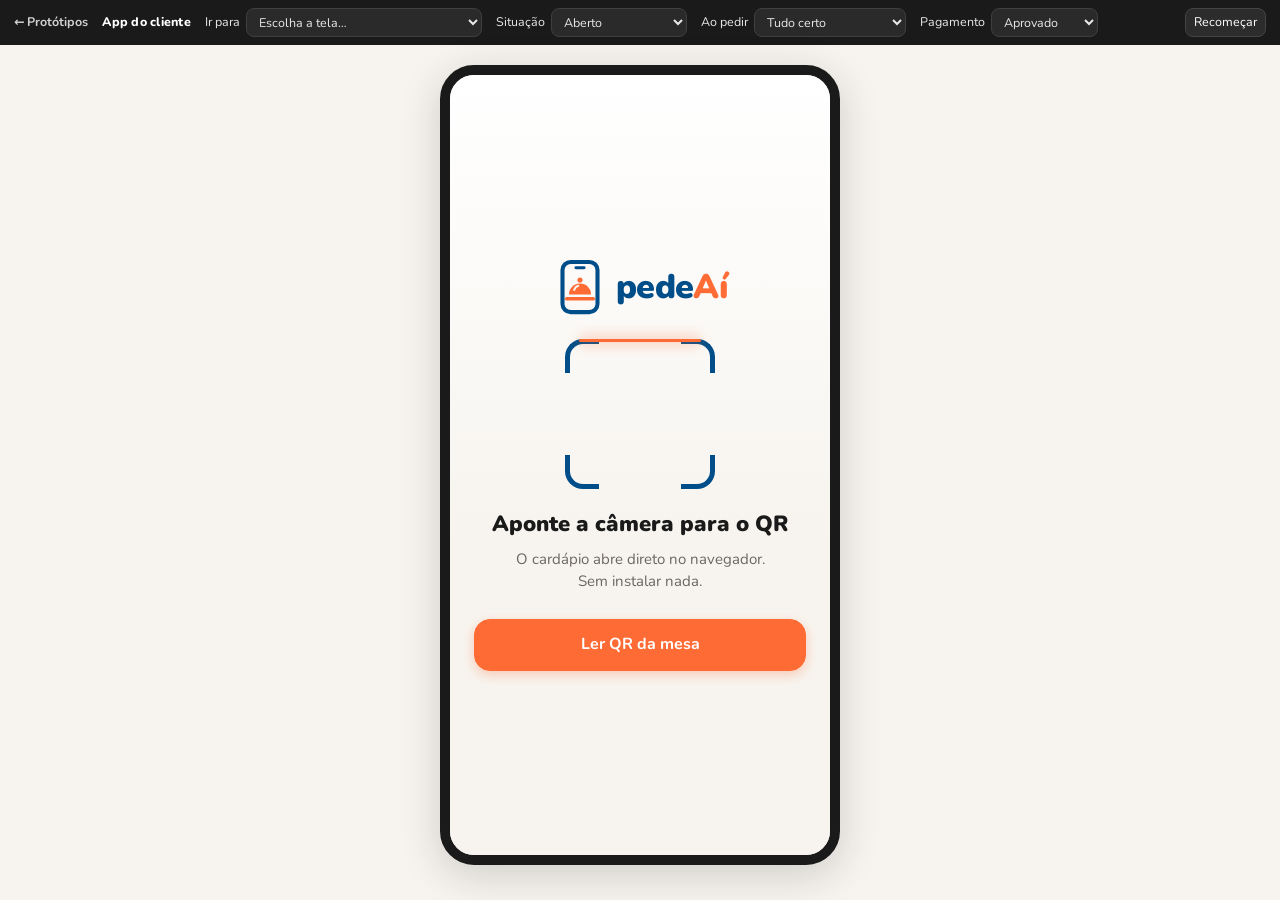
<file: cliente.html>
<!doctype html>
<html lang="pt-BR">
<head>
<meta charset="utf-8">
<meta name="viewport" content="width=device-width, initial-scale=1, viewport-fit=cover">
<meta name="theme-color" content="#004E89">
<title>PedeAí Cliente</title>
<link rel="icon" href="logo.svg">
<link rel="stylesheet" href="marca.css">
<style>
/* ---------- moldura ---------- */
.phone{height:800px;min-height:0}
@media (max-width:480px){.phone{height:100vh;height:100dvh}}
#app{flex:1;display:flex;flex-direction:column;min-height:0;position:relative}
.view{flex:1;overflow-y:auto;padding:16px 16px 28px;scrollbar-width:thin}
.footbar{padding:12px 16px calc(12px + env(safe-area-inset-bottom));background:var(--surface);border-top:1px solid var(--line);box-shadow:0 -6px 18px rgba(26,26,26,.05)}
.btn.lg{min-height:52px;font-size:16px;border-radius:16px;padding:12px 18px}
.btn.lg.split{justify-content:space-between}
.btn.outline-blue{color:var(--azul);border-color:var(--azul);background:var(--surface)}
.link{border:0;background:none;color:var(--azul);font-weight:800;padding:10px 4px;min-height:44px}
.link.danger{color:var(--bad)}
.proto-bar label{display:inline-flex;align-items:center;gap:6px;opacity:.9}
.proto-bar b{font-weight:800;letter-spacing:.02em}
.proto-bar .sp{flex:1}

/* ---------- cabeçalho ---------- */
.hdr{background:var(--azul);color:#fff;padding:12px 12px 12px;flex:none}
.hdr .top{display:flex;align-items:center;gap:8px}
.hb{width:44px;height:44px;border-radius:50%;border:0;background:rgba(255,255,255,.14);color:#fff;font-size:20px;display:grid;place-items:center;position:relative;flex:none;transition:.15s}
.hb:hover{background:rgba(255,255,255,.24)}
.hb .badge{position:absolute;top:-3px;right:-3px;background:var(--laranja);color:#fff;border-radius:999px;min-width:20px;height:20px;font-size:11px;font-weight:900;display:grid;place-items:center;padding:0 5px;border:2px solid var(--azul)}
.hb.bump{animation:bump .45s ease}
@keyframes bump{30%{transform:scale(1.22)}60%{transform:scale(.95)}}
.avatar{width:44px;height:44px;border-radius:14px;background:#fff;display:grid;place-items:center;font-size:24px;flex:none}
.hdr .k{flex:1;min-width:0}
.hdr .kn{font-weight:900;font-size:18px;line-height:1.15;white-space:nowrap;overflow:hidden;text-overflow:ellipsis}
.hdr .ks{font-size:13px;opacity:.9;margin-top:2px;white-space:nowrap;overflow:hidden;text-overflow:ellipsis}
.hdr .meta{display:flex;flex-wrap:wrap;align-items:center;gap:6px 10px;margin-top:10px;font-size:12.5px}
.hdr .meta .t{opacity:.85;font-weight:700}
.sit{display:inline-flex;align-items:center;gap:6px;background:#fff;color:var(--grafite);border-radius:999px;padding:3px 10px 3px 8px;font-size:12px;font-weight:900}
.today{display:inline-flex;align-items:center;gap:4px;background:rgba(255,255,255,.14);border-radius:999px;padding:3px 10px;font-weight:800}

/* ---------- abas de seção ---------- */
.sec-tabs{background:var(--surface);border-bottom:1px solid var(--line);padding:8px 12px;flex:none}
.sec-tabs button{min-height:40px}

/* ---------- cardápio ---------- */
.sub-h{font-size:13px;text-transform:uppercase;letter-spacing:.08em;color:var(--muted);font-weight:900;margin:6px 2px 10px}
.sub-h:not(:first-child){margin-top:22px}
.prod{display:flex;gap:12px;width:100%;text-align:left;background:var(--surface);border:1px solid var(--line);border-radius:18px;padding:12px;box-shadow:var(--shadow);margin-bottom:12px;transition:.15s;min-height:112px}
.prod:not(:disabled):hover{border-color:var(--line-strong);transform:translateY(-1px)}
.prod .info{flex:1;min-width:0;display:flex;flex-direction:column}
.pn{font-weight:800;font-size:15.5px;line-height:1.25}
.pd{color:var(--muted);font-size:13px;margin:3px 0 8px;flex:1}
.price{font-weight:900;font-variant-numeric:tabular-nums}
.thumb{width:88px;height:88px;border-radius:14px;display:grid;place-items:center;font-size:44px;flex:none;position:relative}
.add-fab{position:absolute;right:-6px;bottom:-6px;width:34px;height:34px;border-radius:50%;background:var(--surface);color:var(--azul);border:2px solid var(--azul);font-weight:900;font-size:20px;line-height:1;display:grid;place-items:center;box-shadow:var(--shadow)}
.prod.off{cursor:default;box-shadow:none;background:var(--surface2)}
.prod.off .thumb{filter:grayscale(1);opacity:.55}
.prod.off .pn,.prod.off .price{color:var(--muted)}
.powered{display:flex;align-items:center;justify-content:center;gap:6px;margin:22px 0 6px;color:var(--muted);font-size:12px;font-weight:700}
.powered .logo img{width:20px;height:20px}.powered .logo .wm{font-size:14px}
.strip{display:flex;align-items:center;gap:10px;width:calc(100% - 24px);margin:12px 12px 0;border:1.5px solid #BCD3E6;background:var(--azul-claro);color:var(--azul-esc);border-radius:16px;padding:10px 12px;text-align:left;min-height:56px;flex:none}
.strip .ic{font-size:22px}
.strip .tx{flex:1;min-width:0}
.strip .tx b{display:block;font-size:14px}
.strip .tx span{font-size:12.5px;font-weight:700;opacity:.85;display:block;white-space:nowrap;overflow:hidden;text-overflow:ellipsis}
.strip .chev{font-size:22px;font-weight:900}
.offline{margin:12px 12px 0;flex:none}

/* ---------- produto ---------- */
.hero-ph{height:210px;border-radius:22px;display:grid;place-items:center;font-size:104px;margin-bottom:16px;box-shadow:inset 0 -30px 60px rgba(255,255,255,.35)}
.p-title{font-size:23px;font-weight:900;margin:0;line-height:1.2}
.p-desc{color:var(--muted);margin:6px 0 12px}
.p-price{font-size:22px;font-weight:900;color:var(--azul)}
.qty{display:inline-flex;align-items:center;border:1.5px solid var(--line);border-radius:999px;background:var(--surface)}
.qty button{width:44px;height:44px;border:0;background:transparent;font-size:22px;font-weight:900;color:var(--azul);border-radius:50%}
.qty button:hover{background:var(--azul-claro)}
.qty span{min-width:26px;text-align:center;font-weight:900;font-variant-numeric:tabular-nums}
.qty.sm button{width:38px;height:38px;font-size:19px}
.counter{font-size:12px;color:var(--muted);text-align:right;margin-top:-6px}

/* ---------- carrinho ---------- */
.h2{font-size:22px;font-weight:900;margin:2px 0 14px}
.c-item{display:flex;gap:12px;align-items:center;padding:12px 0;border-bottom:1px solid var(--line)}
.c-item:last-of-type{border-bottom:0}
.c-item .thumb{width:56px;height:56px;font-size:28px;border-radius:12px}
.c-item .ci{flex:1;min-width:0}
.c-item .ci b{display:block;line-height:1.25}
.obs{font-size:12.5px;color:var(--muted);font-style:italic}
.c-item .cr{display:flex;flex-direction:column;align-items:flex-end;gap:6px}
.opt{display:flex;align-items:center;gap:12px;width:100%;text-align:left;border:1.5px solid var(--line);border-radius:16px;padding:12px 14px;background:var(--surface);min-height:58px;margin-bottom:8px;cursor:pointer;transition:.15s}
.opt:hover{border-color:var(--line-strong)}
.opt.sel{border-color:var(--azul);background:var(--azul-claro)}
.opt input[type=radio]{accent-color:var(--azul);width:20px;height:20px;flex:none;margin:0}
.opt .oi{font-size:22px;width:28px;text-align:center}
.opt .ot{flex:1}
.opt .ot small{display:block;color:var(--muted);font-weight:700;font-size:12.5px}
.fee-row{display:flex;align-items:center;gap:12px;min-height:44px}
.fee-row .ft{flex:1}
.fee-row .ft small{color:var(--muted);font-weight:700;margin-left:4px}
.sum{display:flex;justify-content:space-between;padding:5px 0;color:var(--muted);font-weight:700}
.sum span:last-child{color:var(--text);font-variant-numeric:tabular-nums}
.sum.total{border-top:1.5px dashed var(--line-strong);margin-top:8px;padding-top:12px;font-size:19px;font-weight:900;color:var(--text)}
.ok-t{color:var(--ok)!important}
.pickup-info{display:flex;align-items:center;gap:10px;background:var(--surface);border:1.5px solid var(--line);border-radius:16px;padding:14px;font-weight:800}
.addr{display:flex;gap:12px;align-items:flex-start;border:1.5px solid var(--line);border-radius:14px;padding:12px;background:var(--surface);margin:0 0 8px 0;cursor:pointer}
.addr.sel{border-color:var(--azul);background:var(--azul-claro)}
.addr input{accent-color:var(--azul);width:20px;height:20px;margin:2px 0 0}
.bad-t{color:var(--bad);font-weight:800}

/* ---------- identificação / pagamento ---------- */
.lead{font-size:24px;font-weight:900;margin:4px 0 4px;line-height:1.2}
.chk{display:flex;align-items:center;gap:10px;min-height:44px;font-weight:700;font-size:14px}
.pay-total{display:flex;justify-content:space-between;align-items:baseline;background:var(--surface);border:1px solid var(--line);border-radius:18px;padding:16px;box-shadow:var(--shadow);margin-bottom:6px}
.pay-total .v{font-size:26px;font-weight:900;font-variant-numeric:tabular-nums}
.pay-ic{width:42px;height:42px;border-radius:12px;display:grid;place-items:center;font-size:22px;background:var(--areia);flex:none}
.qrbox{width:212px;height:212px;margin:8px auto 14px;background:#fff;border-radius:18px;padding:14px;box-shadow:var(--shadow);border:1px solid var(--line)}
.qrbox svg{width:100%;height:100%;display:block}
.copy{display:flex;gap:8px}
.copy .input{font-family:ui-monospace,Consolas,monospace;font-size:12px;color:var(--muted)}
.cd{font-size:44px;font-weight:900;color:var(--azul);font-variant-numeric:tabular-nums;line-height:1;margin-top:18px}
.cd.low{color:var(--bad)}
.waiting{display:inline-flex;align-items:center;gap:10px;margin-top:14px;color:var(--muted);font-weight:800}
.spin{width:22px;height:22px;border:3px solid var(--azul-claro);border-top-color:var(--azul);border-radius:50%;animation:rot 1s linear infinite;flex:none}
.spin.lg{width:44px;height:44px;border-width:4px}
@keyframes rot{to{transform:rotate(360deg)}}
.secure{display:flex;align-items:center;gap:8px;font-size:12.5px;font-weight:800;color:var(--ok);margin-bottom:12px}
.cardbox{background:var(--surface);border:1px solid var(--line);border-radius:18px;padding:16px 16px 6px;box-shadow:var(--shadow)}
.card-vis{height:150px;border-radius:18px;background:linear-gradient(135deg,var(--azul),#0A6FB8 60%,var(--verde));color:#fff;padding:18px;display:flex;flex-direction:column;justify-content:space-between;margin-bottom:16px;box-shadow:0 10px 24px rgba(0,78,137,.25)}
.card-vis .cn{font-family:ui-monospace,Consolas,monospace;font-size:18px;letter-spacing:.12em}
.card-vis .chipc{width:38px;height:28px;border-radius:6px;background:linear-gradient(135deg,#F7D774,#C9A43A)}
.center{flex:1;display:flex;flex-direction:column;align-items:center;justify-content:center;text-align:center;padding:28px 24px;gap:6px}
.big-ic{width:96px;height:96px;border-radius:50%;display:grid;place-items:center;font-size:46px;background:var(--surface);box-shadow:var(--shadow);margin-bottom:12px}
.big-ic.ok{background:var(--verde-claro)} .big-ic.bad{background:var(--bad-bg)} .big-ic.warn{background:var(--warn-bg)} .big-ic.info{background:var(--azul-claro)}
.center h2{margin:0;font-size:22px;font-weight:900}
.center p{margin:4px 0;color:var(--muted);max-width:290px}
.center .acts{width:100%;margin-top:18px;display:flex;flex-direction:column;gap:8px}

/* ---------- comprovante e acompanhamento ---------- */
.success{text-align:center;margin:6px 0 16px}
.success .ck{width:72px;height:72px;border-radius:50%;background:var(--verde);color:#fff;font-size:38px;font-weight:900;display:grid;place-items:center;margin:0 auto 10px;box-shadow:0 0 0 10px var(--verde-claro);animation:pop .4s ease}
@keyframes pop{0%{transform:scale(.4);opacity:0}70%{transform:scale(1.1)}100%{transform:scale(1);opacity:1}}
.success h2{margin:8px 0 2px;font-size:22px;font-weight:900}
.receipt{background:var(--surface);border-radius:18px;padding:16px;box-shadow:var(--shadow);border:1px solid var(--line);font-size:14px}
.receipt .rh{text-align:center}
.receipt .rh b{display:block;font-size:16px}
.receipt hr{border:0;border-top:1.5px dashed var(--line-strong);margin:12px 0}
.r-row{display:flex;justify-content:space-between;gap:10px;padding:3px 0}
.r-row span:last-child,.r-row b:last-child{font-variant-numeric:tabular-nums}
.r-foot{display:flex;align-items:center;justify-content:center;gap:6px;margin-top:12px;font-size:12px;color:var(--muted);font-weight:700}
.r-foot img{width:18px;height:18px}
.ask{background:var(--surface);border:1px solid var(--line);border-radius:18px;padding:14px;margin-top:12px;display:flex;gap:12px;align-items:flex-start}
.ask .ai{font-size:26px}
.o-head{display:flex;align-items:center;gap:10px;margin-bottom:4px}
.o-head h2{margin:0;font-size:22px;font-weight:900;flex:1}
.eta{display:flex;align-items:center;gap:8px;color:var(--muted);font-weight:800;font-size:13.5px;margin-bottom:12px}
.eta b{color:var(--azul);font-size:15px}
.part{background:var(--surface);border:1px solid var(--line);border-radius:18px;padding:14px;margin-bottom:12px;box-shadow:var(--shadow)}
.part h4{margin:0;display:flex;align-items:center;justify-content:space-between;gap:8px;font-size:15.5px;font-weight:900}
.steps{display:flex;align-items:flex-start;margin:14px 0 10px}
.step{flex:1;display:flex;flex-direction:column;align-items:center;text-align:center;font-size:11.5px;font-weight:800;color:var(--muted);position:relative;line-height:1.2}
.step::before{content:"";position:absolute;top:11px;left:-50%;right:50%;height:3px;background:var(--line)}
.step:first-child::before{display:none}
.step .b{width:24px;height:24px;border-radius:50%;background:var(--surface);border:2px solid var(--line-strong);z-index:1;display:grid;place-items:center;font-size:12px;color:#fff;margin-bottom:6px;transition:.3s}
.step.done,.step.cur{color:var(--text)}
.step.done .b{background:var(--verde);border-color:var(--verde)}
.step.done::before,.step.cur::before{background:var(--verde)}
.step.cur{color:var(--azul)}
.step.cur .b{background:var(--azul);border-color:var(--azul);box-shadow:0 0 0 5px var(--azul-claro);animation:pulse 1.6s ease infinite}
.step.pick{color:var(--warn)} .step.pick .b{background:#F2A516;border-color:#F2A516;box-shadow:0 0 0 5px var(--warn-bg)} .step.pick::before{background:var(--verde)}
@keyframes pulse{50%{box-shadow:0 0 0 8px rgba(225,236,245,.6)}}
.it{display:flex;justify-content:space-between;gap:8px;font-size:13.5px;padding:3px 0}
.it.out span:first-child{text-decoration:line-through;color:var(--muted)}
.msg{margin:0 0 10px}
.dcode{background:var(--azul);color:#fff;border-radius:16px;text-align:center;padding:14px;margin-top:12px}
.dcode .n{font-size:38px;font-weight:900;letter-spacing:.35em;margin:2px 0 0 .35em;font-variant-numeric:tabular-nums}
.dcode small{opacity:.85;font-weight:700}
.arrived{background:var(--laranja-claro);border-radius:16px;padding:14px;margin-top:12px}
.arrived b{display:block;font-size:16px;margin-bottom:10px}
.foot-acts{display:flex;gap:8px;margin-top:6px}
.foot-acts .btn{flex:1}

/* ---------- QR, câmera ---------- */
.entry{flex:1;display:flex;flex-direction:column;align-items:center;justify-content:center;text-align:center;padding:30px 24px;gap:8px;background:linear-gradient(180deg,var(--surface) 0%,var(--areia) 60%)}
.entry .logo img{width:56px;height:56px}.entry .logo .wm{font-size:34px}
.cam{flex:1;background:#101418;display:flex;flex-direction:column;align-items:center;justify-content:center;color:#fff;position:relative;padding:24px;cursor:pointer}
.cam .back{position:absolute;top:12px;left:12px}
.frame{width:230px;height:230px;position:relative;margin-bottom:22px}
.frame i{position:absolute;width:44px;height:44px;border:5px solid #fff}
.frame i:nth-child(1){top:0;left:0;border-right:0;border-bottom:0;border-radius:18px 0 0 0}
.frame i:nth-child(2){top:0;right:0;border-left:0;border-bottom:0;border-radius:0 18px 0 0}
.frame i:nth-child(3){bottom:0;left:0;border-right:0;border-top:0;border-radius:0 0 0 18px}
.frame i:nth-child(4){bottom:0;right:0;border-left:0;border-top:0;border-radius:0 0 18px 0}
.frame .line{position:absolute;left:14px;right:14px;height:3px;background:var(--laranja);box-shadow:0 0 14px var(--laranja);border-radius:3px;animation:scan 2s ease-in-out infinite}
@keyframes scan{0%,100%{top:16px}50%{top:210px}}
.cam p{margin:4px 0;text-align:center}
.cam .hint{opacity:.7;font-size:13px}
.mini-frame{width:150px;height:150px;margin:16px auto 6px;position:relative}
.mini-frame .frame{width:150px;height:150px;margin:0}
.mini-frame .frame i{border-color:var(--azul);width:34px;height:34px}
@keyframes scan2{0%,100%{top:12px}50%{top:134px}}
.mini-frame .frame .line{animation-name:scan2}

/* ---------- avisos dentro do celular ---------- */
#toast-root{position:absolute;top:10px;left:10px;right:10px;z-index:130;display:flex;flex-direction:column;gap:8px;pointer-events:none}
.ptoast{background:var(--grafite);color:#fff;border-radius:16px;padding:12px 14px;font-weight:700;font-size:14px;box-shadow:var(--shadow-lg);animation:drop .28s ease;display:flex;gap:10px;align-items:flex-start}
.ptoast.hide{animation:lift .25s ease forwards}
@keyframes drop{from{transform:translateY(-16px);opacity:0}}
@keyframes lift{to{transform:translateY(-16px);opacity:0}}
.phone .overlay{position:absolute;z-index:120}
.phone .sheet{animation:up .25s ease}
@media (min-width:700px){.phone .overlay{align-items:flex-end}.phone .sheet{border-radius:22px 22px 0 0}}
@keyframes up{from{transform:translateY(40px);opacity:.4}}
.sheet h3{margin:0 0 8px;font-size:20px;font-weight:900}
.sheet p{margin:6px 0;color:var(--muted)}
.sheet .grab{width:44px;height:5px;border-radius:5px;background:var(--line-strong);margin:-6px auto 14px}
.sheet .acts{display:flex;gap:8px;margin-top:16px}
.sheet .acts .btn{flex:1}
.menu-it{display:flex;align-items:center;gap:12px;width:100%;border:0;background:transparent;text-align:left;padding:12px 6px;min-height:52px;border-radius:12px;font-weight:800;font-size:15px}
.menu-it:hover{background:var(--areia)}
.menu-it .mi{font-size:22px;width:30px;text-align:center}
.menu-it.danger{color:var(--bad)}
.checking{position:absolute;inset:0;background:rgba(247,244,239,.86);z-index:125;display:flex;flex-direction:column;align-items:center;justify-content:center;gap:14px;font-weight:800;color:var(--azul)}
</style>
</head>
<body>

<div class="proto-bar" aria-label="Controles do protótipo">
  <a href="index.html">← Protótipos</a>
  <b>App do cliente</b>
  <label>Ir para
    <select id="pb-screen">
      <option value="">Escolha a tela…</option>
      <optgroup label="Entrada">
        <option value="qr">Entrada pelo QR</option>
        <option value="qr-invalid">QR inválido</option>
        <option value="qr-revoked">QR trocado</option>
        <option value="qr-disabled">Ponto desativado</option>
        <option value="qr-suspended">Estabelecimento indisponível</option>
      </optgroup>
      <optgroup label="Pedido">
        <option value="menu">Cardápio</option>
        <option value="product">Produto</option>
        <option value="cart">Carrinho</option>
        <option value="ident">Identificação</option>
        <option value="check-price">Conferência: preço mudou</option>
        <option value="check-soldout">Conferência: item esgotou</option>
        <option value="pay">Forma de pagamento</option>
        <option value="pix">Pix</option>
        <option value="card">Cartão</option>
        <option value="declined">Pagamento recusado</option>
        <option value="expired">Prazo para pagar acabou</option>
        <option value="paid">Comprovante</option>
        <option value="track">Acompanhamento</option>
      </optgroup>
      <optgroup label="Situações">
        <option value="closing">Fecha em 20 min</option>
        <option value="paused">Pausado até 14:30</option>
        <option value="closed">Fechado</option>
        <option value="offline">Sem internet</option>
        <option value="rate">Muitas tentativas</option>
        <option value="scan">Visita expirada (câmera)</option>
        <option value="blocked">Pedidos bloqueados</option>
        <option value="pixonly">Pagamento só Pix</option>
        <option value="custblocked">Cadastro impedido</option>
        <option value="ended">Visita encerrada</option>
        <option value="history">Pedidos em outro celular (fase 2)</option>
      </optgroup>
      <optgroup label="Pontos e tipos">
        <option value="balcao">Ponto Balcão</option>
        <option value="foodtruck">Foodtruck (Local de hoje)</option>
      </optgroup>
      <optgroup label="Site / delivery (depois do MVP)">
        <option value="site">Site: cardápio</option>
        <option value="site-cart">Site: carrinho com entrega</option>
        <option value="site-login">Site: entrar com celular</option>
        <option value="site-track">Site: código de entrega</option>
        <option value="site-arrived">Site: "Seu pedido chegou?"</option>
      </optgroup>
    </select>
  </label>
  <label>Situação
    <select id="pb-situ"><option value="aberto">Aberto</option><option value="fecha">Fecha em 20 min</option><option value="pausado">Pausado</option><option value="fechado">Fechado</option></select>
  </label>
  <label>Ao pedir
    <select id="pb-check"><option value="ok">Tudo certo</option><option value="price">Preço mudou</option><option value="soldout">Item esgotou</option><option value="rate">Muitas tentativas</option><option value="expired">Visita expirada</option><option value="blocked">Pedidos bloqueados</option></select>
  </label>
  <label>Pagamento
    <select id="pb-pay"><option value="aprovado">Aprovado</option><option value="recusado">Recusado</option><option value="expirado">Prazo acaba</option></select>
  </label>
  <span class="sp"></span>
  <button id="pb-reset" type="button">Recomeçar</button>
</div>

<div class="stage">
  <div class="phone" id="phone">
    <div id="app"></div>
    <div id="sheet-root"></div>
    <div id="toast-root" aria-live="polite"></div>
  </div>
</div>

<script>
/* =========================================================
   DADOS FICTÍCIOS
   ========================================================= */
const KIOSKS = {
  quiosque:  {nome:'Quiosque do Zé', emoji:'🏖️', mesa:'12', rotulo:'Guarda-sol azul', abre:'9h', fecha:'18h', fee:10, pausaAte:'14:30'},
  foodtruck: {nome:'Brasa Truck', emoji:'🔥', mesa:'3', rotulo:'Mesa da calçada', local:'Praça Independência, Santos', abre:'18h', fecha:'23h', fee:10, pausaAte:'20:30'},
};
const SECTIONS = {
  quiosque: [
    {id:'bebidas', nome:'Bebidas', subs:[{id:'alc',nome:'Alcoólicos'},{id:'nalc',nome:'Não alcoólicos'}]},
    {id:'porcoes', nome:'Porções', subs:[]},
    {id:'sorvetes', nome:'Sorvetes', subs:[]},
  ],
  foodtruck: [
    {id:'lanches', nome:'Lanches', subs:[]},
    {id:'acomp', nome:'Acompanhamentos', subs:[]},
    {id:'bebidas', nome:'Bebidas', subs:[]},
  ],
};
const PRODUCTS = [
  {id:'p1', kind:'quiosque', sec:'bebidas', sub:'alc',  nome:'Caipirinha de limão', desc:'Cachaça, limão e açúcar', preco:18, setor:'bar', emoji:'🍋', cor:'#E6F5DA'},
  {id:'p2', kind:'quiosque', sec:'bebidas', sub:'alc',  nome:'Heineken long neck', desc:'330 mL, bem gelada', preco:12, setor:'bar', emoji:'🍺', cor:'#FFF0C9'},
  {id:'p3', kind:'quiosque', sec:'bebidas', sub:'alc',  nome:'Caipirinha 500 mL', desc:'Tamanho grande', preco:25, setor:'bar', emoji:'🍹', cor:'#FFE1D6'},
  {id:'p4', kind:'quiosque', sec:'bebidas', sub:'nalc', nome:'Água de coco', desc:'Natural, no coco', preco:10, setor:'bar', emoji:'🥥', cor:'#DDF6F3'},
  {id:'p5', kind:'quiosque', sec:'bebidas', sub:'nalc', nome:'Refrigerante lata', desc:'350 mL', preco:7, setor:'bar', emoji:'🥤', cor:'#E1ECF5', esgotado:true},
  {id:'p6', kind:'quiosque', sec:'porcoes', sub:null, nome:'Camarão empanado', desc:'400 g, com molho tártaro', preco:59, setor:'cozinha', emoji:'🍤', cor:'#FFE6DB'},
  {id:'p7', kind:'quiosque', sec:'porcoes', sub:null, nome:'Batata frita', desc:'Porção grande, sequinha', preco:32, setor:'cozinha', emoji:'🍟', cor:'#FFF1D6'},
  {id:'p8', kind:'quiosque', sec:'porcoes', sub:null, nome:'Isca de peixe', desc:'Peixe do dia, com limão', preco:48, setor:'cozinha', emoji:'🐟', cor:'#E1ECF5', pausado:true},
  {id:'p10',kind:'quiosque', sec:'porcoes', sub:null, nome:'Pastel de camarão', desc:'6 unidades', preco:36, setor:'cozinha', emoji:'🥟', cor:'#F6EAD8'},
  {id:'p9', kind:'quiosque', sec:'sorvetes', sub:null, nome:'Picolé de fruta', desc:'Sabores do dia', preco:8, setor:'bar', emoji:'🍦', cor:'#FDE6F0'},
  {id:'p11',kind:'quiosque', sec:'sorvetes', sub:null, nome:'Açaí na tigela', desc:'500 mL, com granola e banana', preco:26, setor:'bar', emoji:'🍇', cor:'#EDE3F7'},
  {id:'f1', kind:'foodtruck', sec:'lanches', sub:null, nome:'Brasa Burger', desc:'Blend 160 g, queijo e cebola na brasa', preco:34, setor:'cozinha', emoji:'🍔', cor:'#FFE6DB'},
  {id:'f2', kind:'foodtruck', sec:'lanches', sub:null, nome:'Cheddar Bacon', desc:'Blend 160 g, cheddar e bacon crocante', preco:38, setor:'cozinha', emoji:'🥓', cor:'#FFF1D6'},
  {id:'f3', kind:'foodtruck', sec:'lanches', sub:null, nome:'Smash duplo', desc:'Dois smash de 90 g e queijo prato', preco:36, setor:'cozinha', emoji:'🍔', cor:'#F6EAD8', esgotado:true},
  {id:'f4', kind:'foodtruck', sec:'acomp', sub:null, nome:'Batata rústica', desc:'Com alecrim e páprica', preco:18, setor:'cozinha', emoji:'🍟', cor:'#FFF1D6'},
  {id:'f5', kind:'foodtruck', sec:'acomp', sub:null, nome:'Onion rings', desc:'10 anéis, molho da casa', preco:22, setor:'cozinha', emoji:'🧅', cor:'#F3EEE4'},
  {id:'f6', kind:'foodtruck', sec:'bebidas', sub:null, nome:'Refrigerante lata', desc:'350 mL', preco:7, setor:'bar', emoji:'🥤', cor:'#E1ECF5'},
  {id:'f7', kind:'foodtruck', sec:'bebidas', sub:null, nome:'Limonada suíça', desc:'500 mL', preco:12, setor:'bar', emoji:'🍋', cor:'#E6F5DA'},
  {id:'f8', kind:'foodtruck', sec:'bebidas', sub:null, nome:'Cerveja IPA', desc:'Artesanal, 473 mL', preco:22, setor:'bar', emoji:'🍺', cor:'#FFF0C9', pausado:true},
];
const BASE_PRICES = Object.fromEntries(PRODUCTS.map(p=>[p.id,p.preco]));
const ACCT = {nome:'Ana Souza', tel:'(13) 99876-1234', addrs:[
  {rot:'Casa', end:'Av. Ana Costa, 120, ap. 32', cidade:'Santos', km:1.8},
  {rot:'Trabalho', end:'R. XV de Novembro, 95', cidade:'Santos', km:3.4},
]};
const DELIV = {local:5, ate2:5, ate4:8, maxKm:4, minimo:30, gratis:100};

/* =========================================================
   ESTADO
   ========================================================= */
function fresh(){ return {
  screen:'qr', qr:'ok', situ:'aberto', net:'online', risk:'normal', check:'ok', payOutcome:'aprovado',
  sec:null, prod:null, qty:1, obs:'', cart:[], feeOn:false, mode:'mesa', identified:false, nome:'', tel:'', wpp:true,
  method:'', payStep:'choose', attempts:0, cd:600, order:null, ended:false, notifAsked:false, backTo:null,
  entry:'qr', point:'mesa', kind:'quiosque', logged:false, lstep:'tel', dmode:'local', where:'', addr:0, tmpAddr:null,
}; }
let S = fresh();
const T = {cd:null, pix:null, sim:null, scan:null, card:null};

/* =========================================================
   UTILITÁRIOS
   ========================================================= */
const $ = s => document.querySelector(s);
const esc = s => String(s).replace(/[&<>"]/g, c => ({'&':'&amp;','<':'&lt;','>':'&gt;','"':'&quot;'}[c]));
const brl = v => 'R$ ' + Number(v).toLocaleString('pt-BR',{minimumFractionDigits:2,maximumFractionDigits:2});
const fmt = s => String(Math.floor(s/60)).padStart(2,'0')+':'+String(s%60).padStart(2,'0');
const hhmm = d => d.toLocaleTimeString('pt-BR',{hour:'2-digit',minute:'2-digit'});
const K = () => KIOSKS[S.kind];
const secs = () => SECTIONS[S.kind];
const P = id => PRODUCTS.find(p=>p.id===id);
const unavailable = p => p.esgotado || p.pausado;
const isSite = () => S.entry==='site';
const isBalcao = () => !isSite() && S.point==='balcao';
const subtotal = () => S.cart.reduce((a,i)=>a+P(i.pid).preco*i.qty,0);
const cartCount = () => S.cart.reduce((a,i)=>a+i.qty,0);
const feeShown = () => !isSite() && S.mode==='mesa' && !isBalcao();   /* taxa de serviço só em "Na mesa" */
const feeVal = () => (feeShown() && S.feeOn) ? Math.round(subtotal()*K().fee)/100 : 0;
const addrList = () => S.logged ? ACCT.addrs : (S.tmpAddr?[S.tmpAddr]:[]);
const curKm = () => (addrList()[S.addr]||{km:2}).km;
const freeDeliv = () => subtotal() > DELIV.gratis;
const outOfArea = () => isSite() && S.dmode==='end' && curKm()>DELIV.maxKm;
const delivFee = () => !isSite() || outOfArea() || freeDeliv() ? 0 : S.dmode==='local' ? DELIV.local : curKm()<=2 ? DELIV.ate2 : DELIV.ate4;
const belowMin = () => isSite() && subtotal() < DELIV.minimo;
const total = () => subtotal()+feeVal()+delivFee();
const canOrder = () => S.situ!=='pausado' && S.situ!=='fechado' && S.net==='online';
const blockReason = () => S.net!=='online' ? 'Sem internet' : S.situ==='fechado' ? 'Fechado agora' : S.situ==='pausado' ? `Pausado até ${K().pausaAte}` : '';

function toast(msg, ms=3000){
  const root=$('#toast-root'); const t=document.createElement('div'); t.className='ptoast'; t.innerHTML=msg; root.appendChild(t);
  setTimeout(()=>{ t.classList.add('hide'); setTimeout(()=>t.remove(),260); }, ms);
}
function notify(html){ $('#toast-root').innerHTML=''; toast(html, 5000); }   /* aviso passageiro de evento, some em 5 s */
function modal(html){ $('#sheet-root').innerHTML = `<div class="overlay" data-act="close-overlay"><div class="sheet" role="dialog"><div class="grab"></div>${html}</div></div>`; }
function closeModal(){ $('#sheet-root').innerHTML=''; }
const modalOpen = () => !!$('#sheet-root').innerHTML;
function fakeQR(seed){ let h=0; for(const c of String(seed)) h=(h*31+c.charCodeAt(0))>>>0; let r=''; for(let y=0;y<25;y++) for(let x=0;x<25;x++){ const corner=(x<7&&y<7)||(x>17&&y<7)||(x<7&&y>17); let on; if(corner){ const cx=x>17?x-18:x, cy=y>17?y-18:y; on=(cx===0||cx===6||cy===0||cy===6)||(cx>1&&cx<5&&cy>1&&cy<5);} else { h=(h*1103515245+12345)>>>0; on=(h>>16)&1; } if(on) r+=`<rect x="${x}" y="${y}" width="1.02" height="1.02"/>`; } return `<svg viewBox="0 0 25 25" fill="#1A1A1A">${r}</svg>`; }
function bumpCart(){ const b=document.querySelector('[data-cart-ic]'); if(b){ b.classList.remove('bump'); void b.offsetWidth; b.classList.add('bump'); } }
function stopAll(){ clearInterval(T.cd); clearTimeout(T.pix); clearTimeout(T.sim); clearTimeout(T.scan); clearTimeout(T.card); }
function seedCart(){
  S.cart = S.kind==='foodtruck'
    ? [{pid:'f1',qty:2,obs:'um sem cebola'},{pid:'f4',qty:1,obs:''},{pid:'f7',qty:2,obs:''}]
    : [{pid:'p1',qty:2,obs:'uma sem açúcar'},{pid:'p2',qty:1,obs:''},{pid:'p6',qty:1,obs:''}];
}

/* =========================================================
   CABEÇALHO
   ========================================================= */
function situChip(){
  const k=K();
  if(S.situ==='aberto')  return `<span class="sit"><span class="dot ok"></span>Aberto</span>`;
  if(S.situ==='fecha')   return `<span class="sit"><span class="dot warn"></span>Fecha em 20 min</span>`;
  if(S.situ==='pausado') return `<span class="sit"><span class="dot warn"></span>Pausado até ${k.pausaAte}</span>`;
  return `<span class="sit"><span class="dot bad"></span>Fechado</span>`;
}
const BACK = {product:'menu', cart:'menu', ident:'cart', login:'cart', pay:'cart', paid:'menu', track:'menu', history:'menu'};
function header(o={}){
  const k=K(), scr=S.screen, onMenu=['menu','product'].includes(scr);
  const back = o.back!==false && BACK[scr];
  const showPoint = o.point!==false;
  let sub='';
  if(isSite()) sub = `🛵 Entrega${S.logged?` · ${esc(ACCT.nome.split(' ')[0])}`:''}`;
  else if(showPoint) sub = isBalcao() ? '🧾 Balcão' : `Mesa ${k.mesa} · ${esc(k.rotulo)}`;
  const actions = o.actions!==false && scr==='menu';
  const hasOrder = S.order && !S.order.cancelled && !S.order.unpaid;
  return `<header class="hdr">
    <div class="top">
      ${back?`<button class="hb" data-act="go" data-v="${back}" aria-label="Voltar">←</button>`:`<div class="avatar" aria-hidden="true">${k.emoji}</div>`}
      <div class="k"><div class="kn">${esc(k.nome)}</div>${sub?`<div class="ks">${sub}</div>`:''}</div>
      ${actions?`${hasOrder?`<button class="hb" data-act="go" data-v="track" aria-label="Meus pedidos">🧾${activeOrder()?'<span class="badge">1</span>':''}</button>`:''}
        <button class="hb" data-cart-ic data-act="go" data-v="cart" aria-label="Carrinho">🛒${cartCount()?`<span class="badge">${cartCount()}</span>`:''}</button>
        <button class="hb" data-act="menu" aria-label="Menu">≡</button>`:''}
    </div>
    ${onMenu?`<div class="meta">${situChip()}<span class="t">Hoje: ${k.abre} às ${k.fecha}</span>${S.kind==='foodtruck'?`<span class="today">📍 ${esc(k.local)}</span>`:''}</div>`:''}
  </header>`;
}
const offline = () => S.net==='offline' ? `<div class="alert offline">📶 <span>Sem internet. Confira o Wi-Fi ou os dados móveis para pedir.</span></div>` : '';
const footbar = html => `<div class="footbar">${html}</div>`;

/* =========================================================
   ENTRADA (QR)
   ========================================================= */
function viewQR(){
  const box=(ic,cls,t,txt,act='')=>`<div class="center"><div class="big-ic ${cls}">${ic}</div><h2>${t}</h2><p>${txt}</p>${act?`<div class="acts">${act}</div>`:''}</div>`;
  if(S.qr==='invalid') return box('⚠️','warn','QR inválido','Não reconhecemos este código. Tente ler de novo.',`<button class="btn primary block lg" data-act="qr-retry">Ler de novo</button>`);
  if(S.qr==='revoked') return box('🔁','info','Este QR foi trocado','Peça o QR novo ao atendente.');
  if(S.qr==='disabled') return box('🚫','bad','Ponto desativado','Este ponto não recebe pedidos agora. Fale com o atendente.');
  if(S.qr==='suspended') return box('⛔','bad','Indisponível','Este estabelecimento não está recebendo pedidos pelo PedeAí agora.');
  return `<div class="entry">
    <span class="logo"><img src="logo.svg" alt=""><span class="wm">pede<b>Aí</b></span></span>
    <div class="mini-frame"><div class="frame"><i></i><i></i><i></i><i></i><div class="line"></div></div></div>
    <h2 style="margin:6px 0 0;font-size:22px;font-weight:900">Aponte a câmera para o QR</h2>
    <p class="muted" style="margin:0 0 18px;max-width:280px">O cardápio abre direto no navegador. Sem instalar nada.</p>
    <button class="btn primary block lg" data-act="qr-ok">Ler QR ${isBalcao()?'do balcão':'da mesa'}</button>
  </div>`;
}

/* =========================================================
   CARDÁPIO
   ========================================================= */
function prodCard(p){
  const off=unavailable(p), closed=S.situ==='fechado';
  return `<button class="prod ${off?'off':''}" ${off?'disabled aria-disabled="true"':`data-act="open-prod" data-id="${p.id}"`}>
    <div class="info"><div class="pn">${esc(p.nome)}</div><div class="pd">${esc(p.desc)}</div>
      <div class="row"><span class="price">${brl(p.preco)}</span>${off?'<span class="chip bad">Esgotado</span>':''}</div></div>
    <div class="thumb" style="background:${p.cor}">${p.emoji}${off||closed?'':'<span class="add-fab" aria-hidden="true">+</span>'}</div>
  </button>`;
}
function viewMenu(){
  const closed = S.situ==='fechado';
  const list = secs(); if(!list.find(s=>s.id===S.sec)) S.sec=list[0].id;
  const sec = list.find(s=>s.id===S.sec);
  const ps = PRODUCTS.filter(p=>p.kind===S.kind && p.sec===sec.id);
  let body='';
  if(sec.subs.length){ for(const sb of sec.subs){ const l=ps.filter(p=>p.sub===sb.id); if(l.length) body+=`<h3 class="sub-h">${esc(sb.nome)}</h3>${l.map(prodCard).join('')}`; } }
  else body = ps.map(prodCard).join('');
  return `${header({point:!closed, actions:!closed})}
    ${offline()}
    ${orderStrip()}
    <nav class="tabs sec-tabs" role="tablist">${list.map(s=>`<button role="tab" aria-selected="${s.id===S.sec}" data-act="sec" data-id="${s.id}">${esc(s.nome)}</button>`).join('')}</nav>
    <main class="view">
      ${body}
      <div class="powered">Pedidos por <span class="logo"><img src="logo.svg" alt=""><span class="wm">pede<b>Aí</b></span></span></div>
    </main>
    ${!closed && cartCount()?footbar(`<button class="btn primary block lg split" data-act="go" data-v="cart"><span>🛒 Ver carrinho (${cartCount()})</span><span>${brl(subtotal())}</span></button>`):''}`;
}

/* =========================================================
   PRODUTO
   ========================================================= */
function viewProduct(){
  const p=P(S.prod);
  const ok = canOrder() && !unavailable(p);
  return `${header()}
  <main class="view">
    <div class="hero-ph" style="background:${p.cor}">${p.emoji}</div>
    <h2 class="p-title">${esc(p.nome)}</h2>
    <p class="p-desc">${esc(p.desc)}</p>
    <div class="between" style="margin-bottom:18px"><span class="p-price">${brl(p.preco)}</span>
      <span class="qty"><button data-act="qty" data-d="-1" aria-label="Menos">−</button><span>${S.qty}</span><button data-act="qty" data-d="1" aria-label="Mais">+</button></span></div>
    <div class="field"><label for="obs">Observação</label><textarea class="input" id="obs" rows="3" maxlength="200" placeholder="Ex.: sem gelo">${esc(S.obs)}</textarea></div>
    <div class="counter"><span id="obs-n">${S.obs.length}</span>/200</div>
  </main>
  ${footbar(ok?`<button class="btn primary block lg split" data-act="add"><span>Adicionar</span><span>${brl(p.preco*S.qty)}</span></button>`
    :`<button class="btn primary block lg" disabled>${unavailable(p)?'Esgotado':blockReason()}</button>`)}`;
}

/* =========================================================
   CARRINHO
   ========================================================= */
function cartItems(){
  return S.cart.map((i,ix)=>{ const p=P(i.pid); return `<div class="c-item">
    <div class="thumb" style="background:${p.cor}">${p.emoji}</div>
    <div class="ci"><b>${esc(p.nome)}</b>${i.obs?`<div class="obs">“${esc(i.obs)}”</div>`:''}<div class="price small" style="margin-top:2px">${brl(p.preco*i.qty)}</div></div>
    <div class="cr"><span class="qty sm"><button data-act="cqty" data-i="${ix}" data-d="-1" aria-label="Menos">${i.qty===1?'🗑':'−'}</button><span>${i.qty}</span><button data-act="cqty" data-i="${ix}" data-d="1" aria-label="Mais">+</button></span></div>
  </div>`; }).join('');
}
function viewCart(){
  if(!S.cart.length) return `${header()}<div class="center"><div class="big-ic">🛒</div><h2>Carrinho vazio</h2><p>Escolha algo gostoso no cardápio.</p><div class="acts"><button class="btn primary block lg" data-act="go" data-v="menu">Ver cardápio</button></div></div>`;
  if(isSite()) return viewCartSite();
  return `${header()}${offline()}
  <main class="view">
    <h2 class="h2">Seu carrinho</h2>
    <div class="card" style="padding:4px 14px">${cartItems()}</div>
    <button class="link" data-act="go" data-v="menu">+ Adicionar itens</button>
    <div class="section-title">Receber</div>
    ${isBalcao()?`<div class="pickup-info">🧾 Retirar no balcão</div>`:`
    <label class="opt ${S.mode==='mesa'?'sel':''}"><input type="radio" name="mode" data-act="mode" data-v="mesa" ${S.mode==='mesa'?'checked':''}><span class="oi">🪑</span><span class="ot"><b>Na mesa</b></span></label>
    <label class="opt ${S.mode==='balcao'?'sel':''}"><input type="radio" name="mode" data-act="mode" data-v="balcao" ${S.mode==='balcao'?'checked':''}><span class="oi">🧾</span><span class="ot"><b>Retirar no balcão</b></span></label>`}
    <div class="section-title">Resumo</div>
    <div class="card">
      ${feeShown()?`<label class="fee-row"><span class="ft"><b>Taxa de serviço (${K().fee}%)</b><small>opcional</small></span><input type="checkbox" class="switch" data-act="fee" ${S.feeOn?'checked':''} aria-label="Incluir taxa de serviço"></label><hr>`:''}
      <div class="sum"><span>Produtos</span><span>${brl(subtotal())}</span></div>
      ${feeShown()&&S.feeOn?`<div class="sum"><span>Taxa de serviço</span><span>${brl(feeVal())}</span></div>`:''}
      <div class="sum total"><span>Total</span><span>${brl(total())}</span></div>
    </div>
  </main>
  ${footbar(canOrder()?`<button class="btn primary block lg split" data-act="place"><span>Fazer pedido</span><span>${brl(total())}</span></button>`:`<button class="btn primary block lg" disabled>${blockReason()}</button>`)}`;
}
function viewCartSite(){
  const addrs=addrList(), out=outOfArea();
  const label = out ? 'Fora da área de entrega' : belowMin() ? `Pedido mínimo ${brl(DELIV.minimo)}` : '';
  return `${header()}${offline()}
  <main class="view">
    <h2 class="h2">Seu carrinho</h2>
    <div class="card" style="padding:4px 14px">${cartItems()}</div>
    <button class="link" data-act="go" data-v="menu">+ Adicionar itens</button>
    <div class="section-title">Entrega</div>
    <label class="opt ${S.dmode==='local'?'sel':''}"><input type="radio" name="dmode" data-act="dmode" data-v="local" ${S.dmode==='local'?'checked':''}><span class="oi">📍</span><span class="ot"><b>No local</b><small>Praia, praça ou evento</small></span></label>
    ${S.dmode==='local'?`<div class="field" style="margin:4px 0 12px"><label for="d-where">Onde você está?</label><input class="input" id="d-where" value="${esc(S.where)}" placeholder="Ex.: guarda-sol azul, posto 4"></div>`:''}
    <label class="opt ${S.dmode==='end'?'sel':''}"><input type="radio" name="dmode" data-act="dmode" data-v="end" ${S.dmode==='end'?'checked':''}><span class="oi">🏠</span><span class="ot"><b>No endereço</b></span></label>
    ${S.dmode==='end'?`<div style="padding:2px 0 0 0">${addrs.map((a,ix)=>`<label class="addr ${S.addr===ix?'sel':''}"><input type="radio" name="addr" data-act="addr" data-i="${ix}" ${S.addr===ix?'checked':''}><div><b>${esc(a.rot)}</b><div class="small muted">${esc(a.end)} · ${esc(a.cidade)}</div><div class="small ${out&&S.addr===ix?'bad-t':'muted'}">${out&&S.addr===ix?'Fora da área de entrega':`${String(a.km).replace('.',',')} km`}</div></div></label>`).join('')}
      <button class="link" data-act="new-addr">+ Novo endereço</button></div>`:''}
    <div class="section-title">Resumo</div>
    <div class="card">
      <div class="sum"><span>Produtos</span><span>${brl(subtotal())}</span></div>
      <div class="sum"><span>Entrega</span><span class="${freeDeliv()&&!out?'ok-t':''}">${out?'—':freeDeliv()?'Grátis':brl(delivFee())}</span></div>
      ${!out&&!freeDeliv()?`<div class="small muted" style="text-align:right">Grátis acima de ${brl(DELIV.gratis)}</div>`:''}
      <div class="sum total"><span>Total</span><span>${brl(total())}</span></div>
    </div>
    <div class="alert" style="margin-top:12px;font-size:13.5px">⚠️ <span>Se você não estiver no local, o pedido não é devolvido.</span></div>
  </main>
  ${footbar(!canOrder()?`<button class="btn primary block lg" disabled>${blockReason()}</button>`
    : label?`<button class="btn primary block lg" disabled>${label}</button>`
    : `<button class="btn primary block lg split" data-act="place"><span>Fazer pedido</span><span>${brl(total())}</span></button>${!S.logged?'<div class="small muted" style="text-align:center;margin-top:6px">Você entra com o celular antes de pagar.</div>':''}`)}`;
}

/* =========================================================
   IDENTIFICAÇÃO / CONTA
   ========================================================= */
function viewIdent(){
  return `${header()}
  <main class="view">
    <div class="lead">Quase lá!</div>
    <p class="muted" style="margin:0 0 18px">Quem está pedindo? Só uma vez por visita.</p>
    <div class="field"><label for="i-nome">Nome</label><input class="input" id="i-nome" autocomplete="given-name" value="${esc(S.nome)}" placeholder="Ex.: João"></div>
    <div class="field"><label for="i-tel">Celular (WhatsApp)</label><input class="input" id="i-tel" inputmode="tel" autocomplete="tel" value="${esc(S.tel)}" placeholder="(13) 99999-0000"></div>
    <label class="chk"><input type="checkbox" class="check" id="i-wpp" ${S.wpp?'checked':''}> Receber avisos do pedido no WhatsApp</label>
  </main>
  ${footbar(`<button class="btn primary block lg" data-act="ident-ok">Continuar</button>`)}`;
}
function viewLogin(){
  const code = S.lstep==='code';
  return `${header()}
  <main class="view">
    <div class="lead">Entrar</div>
    <p class="muted" style="margin:0 0 18px">Com o seu celular. Sem senha.</p>
    <div class="field"><label for="l-nome">Nome</label><input class="input" id="l-nome" value="${esc(S.nome||'')}" placeholder="Ex.: Ana"></div>
    <div class="field"><label for="l-tel">Celular (WhatsApp)</label><input class="input" id="l-tel" inputmode="tel" value="${esc(S.tel||'')}" placeholder="(13) 99999-0000"></div>
    ${code?`<div class="field"><label for="l-code">Código do WhatsApp</label><input class="input" id="l-code" style="font-size:24px;letter-spacing:.4em;text-align:center;font-weight:900" maxlength="6" inputmode="numeric" placeholder="000000"></div>
      <div style="text-align:center"><button class="link" data-act="resend">Reenviar código</button></div>`:''}
  </main>
  ${footbar(code?`<button class="btn primary block lg" data-act="login-ok">Entrar</button>`:`<button class="btn primary block lg" data-act="login-tel">Receber código</button>`)}`;
}

/* =========================================================
   PAGAMENTO
   ========================================================= */
function viewPay(){
  const o=S.order, code=o?o.code:'A28';
  if(S.risk==='blocked') return `${header()}<div class="center"><div class="big-ic bad">🔒</div><h2>Pedido não concluído</h2>
    <p>Este cadastro está impedido de pedir pelo PedeAí.</p><p class="small">Acha que é engano? <b>suporte@pedeai.com.br</b></p>
    <div class="acts"><button class="btn outline-blue block lg" data-act="toast" data-msg="📨 Ticket aberto. Respondemos pelo WhatsApp ou e-mail.">Abrir ticket</button></div></div>`;
  if(S.payStep==='choose'){
    const pixOnly=S.risk==='pixonly';
    const m=(v,ic,t,s)=>`<button class="opt" data-act="method" data-v="${v}"><span class="pay-ic">${ic}</span><span class="ot"><b>${t}</b><small>${s}</small></span><span style="font-size:20px;color:var(--muted)">›</span></button>`;
    return `${header()}
    <main class="view">
      <div class="between" style="margin-bottom:12px"><h2 class="h2" style="margin:0">Pagamento</h2><span class="chip info">Pedido ${code}</span></div>
      <div class="pay-total"><span class="muted" style="font-weight:800">Total</span><span class="v">${brl(o?o.total:total())}</span></div>
      ${S.attempts?`<div class="alert" style="margin-top:10px">Tentativa ${S.attempts+1} de 3</div>`:''}
      <div class="section-title">Como pagar?</div>
      ${m('pix','⚡','Pix','Aprovação na hora')}
      ${pixOnly?`<p class="small muted" style="margin:4px 2px">No momento, só Pix para este cadastro.</p>`:`
      ${m('credito','💳','Cartão de crédito','')}
      ${m('debito','💳','Cartão de débito','')}`}
      <div style="text-align:center;margin-top:8px"><button class="link danger" data-act="cancel-unpaid">Cancelar pedido</button></div>
    </main>`;
  }
  if(S.payStep==='pix') return `${header()}
    <main class="view" style="text-align:center">
      <h2 class="h2" style="margin-bottom:2px">Pague com Pix</h2>
      <p class="muted" style="margin:0">Leia o QR no app do banco ou copie o código.</p>
      <div class="qrbox">${fakeQR('pix-'+code)}</div>
      <div class="copy"><input class="input" readonly value="00020126580014br.gov.bcb.pix0136a1b2c3d4-pedeai-${code}5204000053039865406${(o?o.total:total()).toFixed(2)}"><button class="btn sm outline-blue" data-act="toast" data-msg="📋 Código copiado">Copiar</button></div>
      <div class="cd ${S.cd<60?'low':''}" id="cd">${fmt(S.cd)}</div>
      <div class="small muted" style="font-weight:700">para pagar <b style="color:var(--text)">${brl(o?o.total:total())}</b></div>
      <div class="waiting"><span class="spin"></span>Aguardando pagamento…</div>
      <div style="display:flex;justify-content:center;gap:6px;margin-top:10px"><button class="link" data-act="pay-back">Trocar forma</button><button class="link danger" data-act="cancel-unpaid">Cancelar</button></div>
    </main>`;
  if(S.payStep==='card') return `${header()}
    <main class="view">
      <div class="between" style="margin-bottom:12px"><h2 class="h2" style="margin:0">Cartão de ${S.method==='credito'?'crédito':'débito'}</h2><span class="chip info num" id="cd">${fmt(S.cd)}</span></div>
      <div class="card-vis"><div class="between"><span class="chipc"></span><b>${S.method==='credito'?'CRÉDITO':'DÉBITO'}</b></div><div class="cn">•••• •••• •••• ••••</div><div class="small" style="opacity:.85">NOME NO CARTÃO</div></div>
      <div class="secure">🔒 Pagamento seguro</div>
      <div class="cardbox">
        <div class="field"><label>Número do cartão</label><input class="input" inputmode="numeric" placeholder="0000 0000 0000 0000" value="5502 0912 3456 7890"></div>
        <div class="row"><div class="field" style="flex:1"><label>Validade</label><input class="input" placeholder="MM/AA" value="08/29"></div><div class="field" style="flex:1"><label>CVV</label><input class="input" inputmode="numeric" placeholder="123" value="•••"></div></div>
        <div class="field"><label>Nome no cartão</label><input class="input" value="JOAO P SILVA"></div>
      </div>
      <div style="display:flex;justify-content:center;gap:6px;margin-top:8px"><button class="link" data-act="pay-back">Trocar forma</button><button class="link danger" data-act="cancel-unpaid">Cancelar</button></div>
    </main>
    ${footbar(`<button class="btn primary block lg" id="pay-btn" data-act="card-pay">Pagar ${brl(o?o.total:total())}</button>`)}`;
  if(S.payStep==='declined'){
    const last=S.attempts>=3;
    return `${header()}<div class="center"><div class="big-ic bad">✕</div><h2>Pagamento recusado</h2>
      <p>${last?'Você chegou a 3 tentativas. Os itens voltaram ao cardápio.':'O banco recusou. Tente de novo ou use outra forma.'}</p>
      <div class="acts">${last?`<button class="btn primary block lg" data-act="go" data-v="menu">Voltar ao cardápio</button>`:`<button class="btn primary block lg" data-act="pay-back">Tentar de novo</button><span class="small muted">Tentativa ${S.attempts} de 3</span>`}</div></div>`;
  }
  if(S.payStep==='expired') return `${header()}<div class="center"><div class="big-ic warn">⌛</div><h2>O prazo acabou</h2>
    <p>O pedido expirou e nada foi cobrado. Seu carrinho continua aqui.</p>
    <div class="acts"><button class="btn primary block lg" data-act="go" data-v="cart">Ver carrinho</button></div></div>`;
  return '';
}

/* =========================================================
   PEDIDO: CRIAÇÃO, COMPROVANTE E ACOMPANHAMENTO
   ========================================================= */
const BAR_STEPS = ['Recebido','Em análise','Entregue'];
const KIT_STEPS = ['Recebido','Em preparo','Pronto','Entregue'];
const BAR_STEPS_D = ['Recebido','Em análise','Pronto'];
const KIT_STEPS_D = ['Recebido','Em preparo','Pronto'];
const DELIV_STEPS = ['Aguardando entregador','Saiu para entrega','Entregue'];
const partDone = p => p.st>=p.steps.length-1 && !p.pickup;
const allReady = o => o.parts.every(p=>p.st>=p.steps.length-1);
const orderDone = o => o.site ? o.dst===2 : o.parts.every(partDone);
const activeOrder = () => { const o=S.order; return o && !o.cancelled && !o.unpaid && !orderDone(o) ? o : null; };
const partLabel = p => p.pickup ? 'No balcão' : p.steps[Math.min(p.st,p.steps.length-1)];

function createOrder(){
  const code='A'+(27+Math.floor(Math.random()*6));
  const items=S.cart.map(i=>({...i, preco:P(i.pid).preco}));
  const d=isSite(), parts=[];
  const bar=items.filter(i=>P(i.pid).setor==='bar'), kit=items.filter(i=>P(i.pid).setor==='cozinha');
  if(bar.length) parts.push({id:'bar', nome:'Bebidas', ic:'🍹', steps:d?BAR_STEPS_D:BAR_STEPS, st:0, pickup:false, items:bar, min:7});
  if(kit.length) parts.push({id:'kit', nome:'Comida', ic:'🍳', steps:d?KIT_STEPS_D:KIT_STEPS, st:0, pickup:false, items:kit, min:33});
  S.order={code, parts, total:total(), fee:feeVal(), sub:subtotal(), deliv:delivFee(), mode:d?S.dmode:(isBalcao()?'balcao':S.mode),
    site:d, dst:0, dcode:String(1000+Math.floor(Math.random()*9000)), method:S.method||'pix', msgs:[], unpaid:false, rr:0, paidAt:null, recv:null};
}
function approve(){
  const o=S.order; o.unpaid=false; o.method=S.method||'pix'; o.paidAt=new Date();
  S.cart=[]; S.feeOn=false; S.payStep='done'; S.screen='paid'; stopAll(); startSim();
}
function etaText(o){ const m=Math.max(...o.parts.map(p=>p.min)); const at=o.paidAt||new Date(); return `${hhmm(new Date(at.getTime()+m*60000))} (${m} min)`; }

function orderStrip(){
  const o=activeOrder(); if(!o) return '';
  const det = o.site&&allReady(o) ? `Entrega: ${DELIV_STEPS[o.dst]}` : o.parts.map(p=>`${p.nome}: ${partLabel(p)}`).join(' · ');
  return `<button class="strip" data-act="go" data-v="track"><span class="ic">🧾</span><span class="tx"><b>Pedido ${o.code}</b><span>${det}</span></span><span class="chev">›</span></button>`;
}
function viewPaid(){
  const o=S.order, k=K();
  return `${header()}
  <main class="view">
    <div class="success"><div class="ck">✓</div><h2>Pagamento confirmado!</h2><p class="muted" style="margin:0">Pedido <b style="color:var(--text)">${o.code}</b> na fila.</p></div>
    <div class="receipt">
      <div class="rh"><b>${esc(k.nome)}</b><span class="muted small">${o.site?'Entrega':o.mode==='balcao'&&isBalcao()?'Balcão':'Mesa '+k.mesa} · Pedido ${o.code} · ${(o.paidAt||new Date()).toLocaleString('pt-BR',{dateStyle:'short',timeStyle:'short'})}</span></div>
      <hr>
      ${o.parts.flatMap(p=>p.items).map(i=>`<div class="r-row"><span>${i.qty}× ${esc(P(i.pid).nome)}</span><span>${brl(i.preco*i.qty)}</span></div>`).join('')}
      <hr>
      <div class="r-row muted"><span>Produtos</span><span>${brl(o.sub)}</span></div>
      ${o.fee?`<div class="r-row muted"><span>Taxa de serviço (${k.fee}%)</span><span>${brl(o.fee)}</span></div>`:''}
      ${o.site?`<div class="r-row muted"><span>Entrega</span><span>${o.deliv?brl(o.deliv):'Grátis'}</span></div>`:''}
      <div class="r-row" style="font-size:17px;margin-top:4px"><b>Total</b><b>${brl(o.total)}</b></div>
      <div class="r-row muted"><span>Pago com</span><span>${o.method==='pix'?'Pix':o.method==='credito'?'Cartão de crédito':'Cartão de débito'}</span></div>
      <div class="r-foot"><img src="logo.svg" alt="">Recibo PedeAí · não é nota fiscal</div>
    </div>
    <p class="small muted" style="text-align:center;margin:10px 0 0">📲 Enviado para o seu WhatsApp</p>
    ${!S.notifAsked?`<div class="ask"><span class="ai">🔔</span><div style="flex:1"><b>Avisar quando ficar pronto?</b>
      <div class="row" style="margin-top:10px;flex-wrap:wrap"><button class="btn sm outline-blue" data-act="notif" data-v="yes">Permitir</button><button class="btn sm ghost" data-act="notif" data-v="no">Agora não</button></div></div></div>`:''}
  </main>
  ${footbar(`<button class="btn primary block lg" data-act="go" data-v="track">Acompanhar pedido</button>`)}`;
}
function stepsHtml(p){
  const fin = partDone(p);
  return `<div class="steps">${p.steps.map((s,ix)=>{
    const last = ix===p.steps.length-1;
    if(p.pickup && last) return `<div class="step pick"><span class="b">!</span>No balcão</div>`;
    const cls = fin || ix<p.st || (p.pickup && ix<p.steps.length-1) ? 'done' : ix===p.st ? 'cur' : '';
    return `<div class="step ${cls}"><span class="b">${cls==='done'?'✓':''}</span>${s}</div>`; }).join('')}</div>`;
}
function viewTrack(){
  const o=S.order;
  if(o.cancelled) return `${header()}<div class="center"><div class="big-ic info">↩️</div><h2>Pedido ${o.code} cancelado</h2><p>Devolvemos ${brl(o.total)} no mesmo meio de pagamento.</p><div class="acts"><button class="btn primary block lg" data-act="another">Fazer outro pedido</button></div></div>`;
  const done=orderDone(o);
  const canCancel = o.parts.every(p=>p.st===0 && !p.pickup);
  const modeChip = o.site ? (o.mode==='local'?'📍 No local':'🏠 No endereço') : o.mode==='mesa' ? '🪑 Na mesa' : '🧾 Retirar no balcão';
  return `${header()}${offline()}
  <main class="view">
    <div class="o-head"><h2>Pedido ${o.code}</h2><span class="chip">${modeChip}</span></div>
    ${done?'':`<div class="eta">⏱ Previsão <b>${etaText(o)}</b></div>`}
    ${done && o.recv!=='no'?`<div class="alert ok msg">🎉 <span><b>Tudo entregue!</b> Bom apetite.</span></div>`:''}
    ${o.msgs.slice(0,2).map(m=>`<div class="alert ${m[0]} msg">${m[1]}</div>`).join('')}
    ${o.parts.map(p=>`<section class="part">
      <h4><span>${p.ic} ${esc(p.nome)}</span>${partDone(p)?`<span class="chip ok">${o.site?'Pronto':'Entregue'}</span>`:p.pickup?'<span class="chip warn">No balcão</span>':`<span class="chip info">${partLabel(p)}</span>`}</h4>
      ${stepsHtml(p)}
      ${p.items.map(i=>`<div class="it"><span>${i.qty}× ${esc(P(i.pid).nome)}${i.obs?` <span class="obs">“${esc(i.obs)}”</span>`:''}</span></div>`).join('')}
    </section>`).join('')}
    ${o.site?`<section class="part">
      <h4><span>🛵 Entrega</span>${o.dst===2?'<span class="chip ok">Entregue</span>':allReady(o)?`<span class="chip info">${DELIV_STEPS[o.dst]}</span>`:''}</h4>
      <div class="steps">${DELIV_STEPS.map((s,ix)=>{ const rd=allReady(o); const cls=!rd?'':(ix<o.dst||o.dst===2)?'done':ix===o.dst?'cur':''; return `<div class="step ${cls}"><span class="b">${cls==='done'?'✓':''}</span>${s}</div>`; }).join('')}</div>
      ${!allReady(o)?`<div class="small muted">Sai quando tudo estiver pronto.</div>`:''}
      ${o.dst<2?`<div class="dcode"><small>Código de entrega</small><div class="n">${o.dcode}</div><small>Diga ao entregador</small></div>`:''}
      ${o.dst===2?(o.recv==='no'?`<div class="alert info" style="margin-top:12px">Avisamos o estabelecimento.</div>`:o.recv==='yes'?'':`<div class="arrived"><b>Seu pedido chegou?</b><div class="foot-acts"><button class="btn primary" data-act="recv" data-v="yes">Sim</button><button class="btn" data-act="recv" data-v="no">Não recebi</button></div></div>`):''}
    </section>`:''}
    ${canCancel?`<button class="btn danger block" data-act="cancel-paid" style="margin-top:4px">Cancelar pedido</button>`:(done?'':`<p class="small muted" style="text-align:center">Precisa de algo? Fale com o atendente.</p>`)}
    <div class="foot-acts" style="margin-top:12px">
      <button class="btn outline-blue" data-act="another">+ ${o.site?'Novo pedido':'Mais uma rodada'}</button>
      ${o.site?'':`<button class="btn ghost" data-act="end-visit">Encerrar visita</button>`}
    </div>
  </main>`;
}

/* ---------- simulação da equipe (etapas andam sozinhas) ---------- */
function startSim(first=6000){ clearTimeout(T.sim); T.sim=setTimeout(tick, first); }
function tick(){
  const o=S.order; if(!o || o.cancelled || o.unpaid) return;
  const movable = o.parts.filter(p => o.site ? p.st<p.steps.length-1 : !partDone(p));
  if(movable.length){ advancePart(movable[o.rr++ % movable.length], o); }
  else if(o.site && o.dst<2){
    o.dst++;
    if(o.dst===1){ o.msgs.unshift(['ok','🛵 <span><b>Saiu para entrega!</b> Tenha o código em mãos.</span>']); notify('🛵 <span><b>Saiu para entrega!</b></span>'); }
    if(o.dst===2) notify('📦 <span>Pedido marcado como entregue.</span>');
  }
  else return refresh();
  refresh();
  startSim(4500);
}
function advancePart(p,o){
  if(p.pickup){ p.pickup=false; p.st=p.steps.length-1; toast(`✅ <span>${p.nome}: retirado no balcão</span>`); return; }
  const readyIx = p.id==='kit' ? 2 : 1;
  if(!o.site && o.mode==='balcao' && p.st===readyIx){
    p.pickup=true;
    o.msgs.unshift(['warn',`🔔 <span><b>${p.nome} pronto!</b> Retire no balcão.</span>`]);
    notify(`🔔 <span><b>${p.nome} pronto!</b> Retire no balcão.</span>`); return;
  }
  p.st=Math.min(p.steps.length-1, p.st+1);
  if(p.id==='kit' && p.st===2 && !o.site && o.mode==='mesa') notify('🔔 <span><b>Comida pronta!</b> Já vai para a sua mesa.</span>');
  else if(!o.site && partDone(p)) toast(`✅ <span>${p.nome}: entregue</span>`);
}
function refresh(){ if(!modalOpen() && ['menu','track','paid'].includes(S.screen) && !S.ended) render(); }

/* =========================================================
   CÂMERA, VISITA ENCERRADA, HISTÓRICO
   ========================================================= */
function viewScan(){
  return `<div class="cam" data-act="scan-ok">
    <button class="hb back" data-act="go" data-v="menu" aria-label="Voltar">←</button>
    <div class="frame"><i></i><i></i><i></i><i></i><div class="line"></div></div>
    <p style="font-size:18px;font-weight:900">Aponte para o QR ${isBalcao()?'do balcão':'da mesa'}</p>
    <p class="hint">Seu carrinho foi mantido.</p>
  </div>`;
}
function viewEnded(){
  return `<div class="center"><div class="big-ic">👋</div><h2>Visita encerrada</h2><p>Obrigado e volte sempre!</p>
    <div class="acts">${S.order&&!S.order.cancelled&&!S.order.unpaid?`<button class="btn outline-blue block lg" data-act="end-track">Acompanhar pedido ${S.order.code}</button>`:''}
    <span class="small muted">Para pedir de novo, leia o QR.</span></div>
    <div class="powered" style="margin-top:30px"><span class="logo"><img src="logo.svg" alt=""><span class="wm">pede<b>Aí</b></span></span></div></div>`;
}
function viewHistory(){
  return `${header()}<main class="view">
    <div class="between"><div class="lead">Meus pedidos</div><span class="chip info">Fase 2</span></div>
    <p class="muted" style="margin:0 0 18px">Confirme que o celular é seu.</p>
    <div class="field"><label>Celular</label><input class="input" inputmode="tel" placeholder="(13) 99999-0000"></div>
    <button class="btn outline-blue block" data-act="toast" data-msg="📲 Código enviado pelo WhatsApp">Enviar código</button>
    <div class="field" style="margin-top:14px"><label>Código</label><input class="input" maxlength="6" inputmode="numeric" placeholder="000000" style="letter-spacing:.3em;text-align:center"></div>
  </main>${footbar(`<button class="btn primary block lg" data-act="toast" data-msg="Disponível na fase 2">Confirmar</button>`)}`;
}

/* =========================================================
   RENDER
   ========================================================= */
function render(){
  const app=$('#app');
  const v=app.querySelector('.view'); const keep = v && app.dataset.scr===S.screen ? v.scrollTop : 0;
  let html;
  if(S.ended) html=viewEnded();
  else {
    if(isSite() && ['qr','scan','ident','history'].includes(S.screen)) S.screen='menu';
    if(!isSite() && S.screen==='login') S.screen='cart';
    if(['paid','track'].includes(S.screen) && !S.order) S.screen='menu';
    if(!isSite() && (S.screen==='qr' || S.qr!=='ok')){ S.screen='qr'; html=viewQR(); }
    else html=({menu:viewMenu,product:viewProduct,cart:viewCart,ident:viewIdent,login:viewLogin,pay:viewPay,paid:viewPaid,track:viewTrack,scan:viewScan,history:viewHistory}[S.screen]||viewMenu)();
  }
  app.innerHTML=html; app.dataset.scr=S.ended?'ended':S.screen;
  const nv=app.querySelector('.view'); if(nv) nv.scrollTop=keep;
  syncBar();
}
function syncBar(){ $('#pb-situ').value=S.situ; $('#pb-check').value=S.check; $('#pb-pay').value=S.payOutcome; }

/* =========================================================
   FLUXO DO PEDIDO
   ========================================================= */
function placeOrder(){
  if(!canOrder()) return;
  if(S.check==='rate'){ notify('⏳ <span><b>Muitas tentativas.</b> Aguarde 1 minuto e tente de novo.</span>'); return; }
  if(S.check==='expired' && !isSite()){ S.backTo='cart'; S.screen='scan'; render(); notify(`⏰ <span><b>Sua visita expirou.</b> Leia o QR ${isBalcao()?'do balcão':'da mesa'} para continuar.</span>`); clearTimeout(T.scan); T.scan=setTimeout(()=>{ if(S.screen==='scan') scanOk(); }, 4000); return; }
  if(S.check==='blocked' && !isSite()){ modal(`<h3>🔒 Pedidos bloqueados</h3><p>Por segurança, este celular não pode fazer novos pedidos agora.</p><p>Chame o atendente para continuar. Seus pedidos já pagos seguem normalmente e o carrinho foi mantido.</p><div class="acts"><button class="btn primary lg" data-act="close">Entendi</button></div>`); return; }
  /* conferência no servidor (preços, estoque) */
  $('#sheet-root').innerHTML = `<div class="checking"><span class="spin lg"></span>Conferindo seu pedido…</div>`;
  setTimeout(()=>{
    closeModal();
    const first=S.cart[0], p=first&&P(first.pid);
    if(S.check==='price' && p){ modal(`<h3>Algo mudou</h3><div class="alert" style="margin:8px 0 6px">O preço de <b>&nbsp;${esc(p.nome)}&nbsp;</b> mudou de ${brl(p.preco)} para ${brl(p.preco+2)}.</div><p>Confira antes de continuar.</p><div class="acts"><button class="btn" data-act="close">Voltar</button><button class="btn primary" data-act="diff-ok" data-k="price">Confirmar</button></div>`); return; }
    if(S.check==='soldout' && S.cart.length){ const last=P(S.cart[S.cart.length-1].pid); modal(`<h3>Algo mudou</h3><div class="alert bad" style="margin:8px 0 6px"><b>${esc(last.nome)}</b>&nbsp;esgotou e saiu do carrinho.</div><p>Confira antes de continuar.</p><div class="acts"><button class="btn" data-act="close">Voltar</button><button class="btn primary" data-act="diff-ok" data-k="soldout">Confirmar</button></div>`); return; }
    goPay(); render();
  }, 900);
}
function goPay(){ createOrder(); S.order.unpaid=true; S.payStep='choose'; S.method=''; S.attempts=0; S.screen='pay'; }
function chooseMethod(v){
  S.method=v; S.payStep = v==='pix'?'pix':'card';
  const sec = S.payOutcome==='expirado' ? 6 : (v==='pix'?600:300);
  startCountdown(sec);
  clearTimeout(T.pix);
  if(v==='pix' && S.payOutcome!=='expirado') T.pix=setTimeout(()=>{ if(S.payStep==='pix'){ resolvePay(); render(); } }, 7000);
}
function startCountdown(sec){
  S.cd=sec; clearInterval(T.cd);
  T.cd=setInterval(()=>{
    if(S.payStep!=='pix' && S.payStep!=='card'){ clearInterval(T.cd); return; }
    S.cd=Math.max(0,S.cd-1);
    const el=$('#cd'); if(el){ el.textContent=fmt(S.cd); if(S.payStep==='pix') el.classList.toggle('low',S.cd<60); }
    if(S.cd===0){ clearInterval(T.cd); clearTimeout(T.pix); clearTimeout(T.card); S.payStep='expired'; S.order=null; closeModal(); if(S.screen==='pay') render(); }
  },1000);
}
function resolvePay(){
  clearTimeout(T.pix); clearTimeout(T.card);
  if(S.payOutcome==='recusado'){ clearInterval(T.cd); S.attempts++; S.payStep='declined'; if(S.attempts>=3) S.order=null; return; }
  if(S.payOutcome==='expirado') return;   /* o relógio cuida */
  approve();
}
function scanOk(){ clearTimeout(T.scan); S.check='ok'; S.screen=S.backTo||'menu'; render(); toast('✅ <span>Visita nova aberta</span>'); }

/* =========================================================
   ATALHOS DO PROTÓTIPO
   ========================================================= */
function preset(v){
  stopAll(); closeModal(); $('#toast-root').innerHTML='';
  PRODUCTS.forEach(p=>{ p.preco=BASE_PRICES[p.id]; if(p.id==='p2'||p.id==='f7') p.esgotado=false; });
  S=fresh(); S.screen='menu';
  const ident=()=>{ S.identified=true; S.nome='João'; S.tel='(13) 99123-4567'; };
  const viaCart=chk=>{ seedCart(); ident(); S.check=chk; S.screen='cart'; render(); placeOrder(); };
  switch(v){
    case 'qr': S.screen='qr'; break;
    case 'qr-invalid': S.qr='invalid'; break;
    case 'qr-revoked': S.qr='revoked'; break;
    case 'qr-disabled': S.qr='disabled'; break;
    case 'qr-suspended': S.qr='suspended'; break;
    case 'menu': break;
    case 'product': S.prod='p6'; S.screen='product'; break;
    case 'cart': seedCart(); S.screen='cart'; break;
    case 'ident': seedCart(); S.screen='ident'; break;
    case 'check-price': return viaCart('price');
    case 'check-soldout': return viaCart('soldout');
    case 'pay': seedCart(); ident(); goPay(); break;
    case 'pix': seedCart(); ident(); goPay(); chooseMethod('pix'); break;
    case 'card': seedCart(); ident(); goPay(); chooseMethod('credito'); break;
    case 'declined': seedCart(); ident(); goPay(); S.method='credito'; S.attempts=1; S.payStep='declined'; break;
    case 'expired': seedCart(); ident(); S.screen='pay'; S.payStep='expired'; break;
    case 'paid': seedCart(); ident(); S.feeOn=true; goPay(); S.method='pix'; approve(); break;
    case 'track': seedCart(); ident(); S.feeOn=true; goPay(); S.method='pix'; approve(); S.screen='track'; S.notifAsked=true; break;
    case 'closing': S.situ='fecha'; break;
    case 'paused': S.situ='pausado'; break;
    case 'closed': S.situ='fechado'; break;
    case 'offline': S.net='offline'; seedCart(); break;
    case 'rate': return viaCart('rate');
    case 'scan': return viaCart('expired');
    case 'blocked': return viaCart('blocked');
    case 'pixonly': seedCart(); ident(); S.risk='pixonly'; goPay(); break;
    case 'custblocked': seedCart(); ident(); S.risk='blocked'; goPay(); break;
    case 'ended': S.ended=true; break;
    case 'history': S.screen='history'; break;
    case 'balcao': S.point='balcao'; S.mode='balcao'; break;
    case 'foodtruck': S.kind='foodtruck'; S.point='balcao'; S.mode='balcao'; break;
    case 'site': S.entry='site'; break;
    case 'site-cart': S.entry='site'; S.logged=true; seedCart(); S.dmode='end'; S.screen='cart'; break;
    case 'site-login': S.entry='site'; seedCart(); S.where='Guarda-sol azul, posto 4'; S.screen='login'; break;
    case 'site-track': case 'site-arrived':
      S.entry='site'; S.logged=true; ident(); seedCart(); S.dmode='end'; S.method='pix'; createOrder(); S.order.paidAt=new Date(); S.cart=[];
      S.order.parts.forEach(p=>p.st=p.steps.length-1); S.order.dst = v==='site-arrived'?2:1; S.screen='track';
      if(v==='site-track') startSim(7000);
      break;
  }
  render();
}

/* =========================================================
   EVENTOS
   ========================================================= */
document.addEventListener('click',e=>{
  const b=e.target.closest('[data-act]'); if(!b) return;
  if(!b.closest('#phone')) return;
  const a=b.dataset.act, d=b.dataset;
  if(a==='close-overlay' && e.target!==b) return;
  switch(a){
    case 'go':
      e.stopPropagation();
      if(S.screen==='pay' && d.v!=='pay' && S.order && S.order.unpaid && ['pix','card','choose'].includes(S.payStep)){ stopAll(); }
      if(S.screen==='scan') clearTimeout(T.scan);
      S.screen=d.v; break;
    case 'menu': {
      const hasOrder = S.order && !S.order.cancelled && !S.order.unpaid;
      const it=(act,ic,t,cls='',extra='')=>`<button class="menu-it ${cls}" data-act="${act}"><span class="mi">${ic}</span><span style="flex:1">${t}</span>${extra}</button>`;
      modal(isSite()
        ? (S.logged ? `<h3>${esc(ACCT.nome)}</h3>${hasOrder?it('menu-track','🧾','Meu pedido '+S.order.code):''}${it('logout','🚪','Sair','danger')}`
                    : `<h3>Menu</h3>${hasOrder?it('menu-track','🧾','Meu pedido '+S.order.code):''}${it('login-start','📱','Entrar')}`)
        : `<h3>Menu</h3>${hasOrder?it('menu-track','🧾','Meu pedido '+S.order.code):''}${it('menu-history','📱','Pedidos em outro celular','','<span class="chip info">Fase 2</span>')}${it('end-visit','👋','Encerrar visita','danger')}`);
      return; }
    case 'menu-track': closeModal(); S.screen='track'; break;
    case 'menu-history': closeModal(); S.screen='history'; break;
    case 'toast': toast(d.msg); return;
    case 'close': case 'close-overlay': closeModal(); return;
    case 'qr-ok': S.screen='menu'; render(); toast(S.situ==='fechado'?'🕒 <span>Fechado agora. Cardápio só para olhar.</span>':(isBalcao()?'👋 <span>Bem-vindo! Balcão</span>':`👋 <span>Bem-vindo! Mesa ${K().mesa}</span>`)); return;
    case 'qr-retry': S.qr='ok'; S.screen='qr'; break;
    case 'sec': S.sec=d.id; break;
    case 'open-prod': S.prod=d.id; S.qty=1; S.obs=''; S.screen='product'; break;
    case 'qty': S.qty=Math.max(1,Math.min(20,S.qty+ +d.d)); break;
    case 'add': {
      const obs=S.obs.trim(); const ex=S.cart.find(i=>i.pid===S.prod && i.obs===obs);
      if(ex) ex.qty+=S.qty; else S.cart.push({pid:S.prod,qty:S.qty,obs});
      S.screen='menu'; render(); bumpCart(); toast('✅ <span>Adicionado ao carrinho</span>', 2200); return; }
    case 'cqty': { const i=S.cart[+d.i]; i.qty+= +d.d; if(i.qty<=0) S.cart.splice(+d.i,1); break; }
    case 'fee': S.feeOn=b.checked; break;
    case 'mode': S.mode = isBalcao()?'balcao':d.v; if(S.mode!=='mesa') S.feeOn=false; break;
    case 'place':
      if(isSite()){
        if(S.dmode==='local'){ const w=$('#d-where'); S.where=w?w.value.trim():S.where; if(!S.where){ toast('📍 <span>Diga onde você está</span>'); return; } }
        else if(!addrList().length){ toast('🏠 <span>Escolha um endereço</span>'); return; }
        if(!S.logged){ S.lstep='tel'; S.screen='login'; break; }
        S.identified=true; placeOrder(); return;
      }
      if(!S.identified){ S.screen='ident'; break; }
      placeOrder(); return;
    case 'dmode': { const w=$('#d-where'); if(w) S.where=w.value; S.dmode=d.v; break; }
    case 'addr': S.addr=+d.i; break;
    case 'new-addr': modal(`<h3>Novo endereço</h3><div class="field"><label>Rua e número</label><input class="input" id="na-end" placeholder="Ex.: Av. Conselheiro Nébias, 300"></div><div class="field"><label>Complemento</label><input class="input" id="na-comp" placeholder="Ex.: ap. 41"></div><div class="field"><label>Cidade</label><input class="input" id="na-cid" value="Santos"></div><div class="acts"><button class="btn" data-act="close">Voltar</button><button class="btn primary" data-act="new-addr-ok">Salvar</button></div>`); return;
    case 'new-addr-ok': { const e1=$('#na-end').value.trim(); if(!e1){ toast('🏠 <span>Informe rua e número</span>'); return; }
      const comp=$('#na-comp').value.trim(); const a={rot:'Novo', end:e1+(comp?', '+comp:''), cidade:$('#na-cid').value.trim()||'Santos', km:2.5};
      if(S.logged){ ACCT.addrs.push(a); S.addr=ACCT.addrs.length-1; } else { S.tmpAddr=a; S.addr=0; }
      closeModal(); toast('✅ <span>Endereço salvo</span>'); break; }
    case 'login-start': closeModal(); S.lstep='tel'; S.screen='login'; break;
    case 'logout': closeModal(); S.logged=false; S.identified=false; toast('👋 <span>Você saiu da conta</span>'); break;
    case 'login-tel': { const n=$('#l-nome').value.trim(), t=$('#l-tel').value.trim(); if(!n||!t){ toast('📱 <span>Informe nome e celular</span>'); return; } S.nome=n; S.tel=t; S.lstep='code'; render(); toast('📲 <span>Código enviado pelo WhatsApp</span>'); const c=$('#l-code'); if(c) c.focus(); return; }
    case 'resend': toast('📲 <span>Código reenviado</span>'); return;
    case 'login-ok': { const n=$('#l-nome').value.trim()||S.nome; if(!n){ toast('📱 <span>Informe seu nome</span>'); return; }
      S.nome=n; ACCT.nome=n; ACCT.tel=S.tel; S.logged=true; if(S.tmpAddr){ ACCT.addrs.push(S.tmpAddr); S.addr=ACCT.addrs.length-1; S.tmpAddr=null; }
      S.identified=true; S.lstep='tel'; S.screen='cart'; render(); placeOrder(); return; }
    case 'ident-ok': { const n=$('#i-nome').value.trim(), t=$('#i-tel').value.trim(); if(!n||!t){ toast('📱 <span>Informe nome e celular</span>'); return; }
      S.nome=n; S.tel=t; S.wpp=$('#i-wpp').checked; S.identified=true; S.screen='cart'; render(); placeOrder(); return; }
    case 'diff-ok': {
      if(d.k==='price'){ const p=P(S.cart[0].pid); p.preco+=2; }
      if(d.k==='soldout'){ const last=S.cart.pop(); P(last.pid).esgotado=true; }
      S.check='ok'; closeModal();
      if(!S.cart.length){ S.screen='cart'; break; }
      goPay(); break; }
    case 'method': chooseMethod(d.v); break;
    case 'card-pay': { const btn=$('#pay-btn'); btn.disabled=true; btn.innerHTML='<span class="spin" style="border-color:rgba(255,255,255,.4);border-top-color:#fff"></span> Processando…';
      clearTimeout(T.card); T.card=setTimeout(()=>{ if(S.payStep==='card'){ resolvePay(); if(S.payOutcome!=='expirado') render(); } }, 1600); return; }
    case 'pay-back': clearTimeout(T.pix); clearTimeout(T.card); clearInterval(T.cd);
      if(!S.order){ goPay(); } S.payStep='choose'; S.method=''; break;
    case 'cancel-unpaid': modal(`<h3>Cancelar o pedido?</h3><p>Nada foi cobrado. Os itens voltam ao cardápio.</p><div class="acts"><button class="btn" data-act="close">Voltar</button><button class="btn danger" data-act="cancel-unpaid-ok">Cancelar pedido</button></div>`); return;
    case 'cancel-unpaid-ok': stopAll(); S.order=null; S.payStep='choose'; closeModal(); S.screen='cart'; render(); toast('Pedido cancelado. Carrinho mantido.'); return;
    case 'notif': S.notifAsked=true; render(); toast(d.v==='yes'?'🔔 <span>Notificações ativadas</span>':'Tudo bem. Acompanhe por aqui.'); return;
    case 'cancel-paid': modal(`<h3>Cancelar o pedido ${S.order.code}?</h3><p>Ninguém começou a preparar. Devolvemos <b>${brl(S.order.total)}</b> na hora.</p><div class="acts"><button class="btn" data-act="close">Voltar</button><button class="btn danger" data-act="cancel-paid-ok">Cancelar e devolver</button></div>`); return;
    case 'cancel-paid-ok': clearTimeout(T.sim); S.order.cancelled=true; closeModal(); render(); toast('↩️ <span>Pedido cancelado. Devolução a caminho.</span>'); return;
    case 'recv': S.order.recv=d.v; render(); if(d.v==='no') notify('📣 <span>Avisamos o estabelecimento.</span>'); else toast('😋 <span>Bom apetite!</span>'); return;
    case 'another': S.screen='menu'; if(S.order && (S.order.cancelled || orderDone(S.order))) S.order=null; render(); toast(isSite()?'Pode pedir de novo!':'Seus dados já estão salvos.'); return;
    case 'end-visit': modal(`<h3>Encerrar a visita?</h3><p>Para pedir de novo, leia o QR.${S.order&&!S.order.cancelled&&!S.order.unpaid?' Seu pedido continua.':''}</p><div class="acts"><button class="btn" data-act="close">Voltar</button><button class="btn danger" data-act="end-ok">Encerrar</button></div>`); return;
    case 'end-ok': S.ended=true; S.identified=false; S.cart=[]; closeModal(); break;
    case 'end-track': S.ended=false; S.screen='track'; S.qr='ok'; break;
    case 'scan-ok': if(e.target.closest('.back')) return; scanOk(); return;
  }
  render();
});
document.addEventListener('input',e=>{
  if(e.target.id==='obs'){ S.obs=e.target.value; const n=$('#obs-n'); if(n) n.textContent=S.obs.length; }
  if(e.target.id==='d-where') S.where=e.target.value;
});

/* barra do protótipo */
$('#pb-screen').addEventListener('change',e=>{ const v=e.target.value; if(v) preset(v); e.target.value=''; });
$('#pb-situ').addEventListener('change',e=>{ S.situ=e.target.value; render(); });
$('#pb-check').addEventListener('change',e=>{ S.check=e.target.value; });
$('#pb-pay').addEventListener('change',e=>{ S.payOutcome=e.target.value; });
$('#pb-reset').addEventListener('click',()=>preset('qr'));

/* abrir direto num estado pela URL: ?entrada=site|qr&tela=cardapio|produto|carrinho|identificacao|entrar|pagamento|comprovante|acompanhamento */
function initFromURL(){
  const q=new URLSearchParams(location.search);
  const site=q.get('entrada')==='site', tela=(q.get('tela')||'').toLowerCase();
  if(!site && !tela){ render(); return; }
  const map={cardapio:'menu',menu:'menu',produto:'product',carrinho:'cart',cart:'cart',identificacao:'ident',entrar:'login',login:'login',pagamento:'pay',pay:'pay',comprovante:'paid',acompanhamento:'track',track:'track',qr:'qr'};
  const scr=map[tela]||(site?'menu':'qr');
  preset(site?'site':'menu');
  if(site){ S.entry='site'; S.mode='mesa'; S.feeOn=false; }
  if(q.get('ponto')==='balcao'){ S.point='balcao'; S.mode='balcao'; }
  if(q.get('tipo')==='foodtruck'){ S.kind='foodtruck'; if(!site){ S.point='balcao'; S.mode='balcao'; } }
  const ready=()=>{ seedCart(); if(site){ S.logged=true; S.dmode='end'; S.nome=ACCT.nome; S.tel=ACCT.tel; } else { S.nome='João'; S.tel='(13) 99123-4567'; } S.identified=true; };
  switch(scr){
    case 'qr': S.screen='qr'; break;
    case 'menu': break;
    case 'product': S.prod=S.kind==='foodtruck'?'f1':'p6'; S.screen='product'; break;
    case 'cart': seedCart(); if(site){ S.logged=true; S.dmode='end'; } S.screen='cart'; break;
    case 'ident': seedCart(); S.screen=site?'login':'ident'; break;
    case 'login': seedCart(); S.screen='login'; break;
    case 'pay': ready(); goPay(); break;
    case 'paid': case 'track': ready(); goPay(); S.method='pix'; approve(); S.screen=scr; if(scr==='track') S.notifAsked=true; break;
  }
  render();
}
initFromURL();
</script>
</body>
</html>
</file>
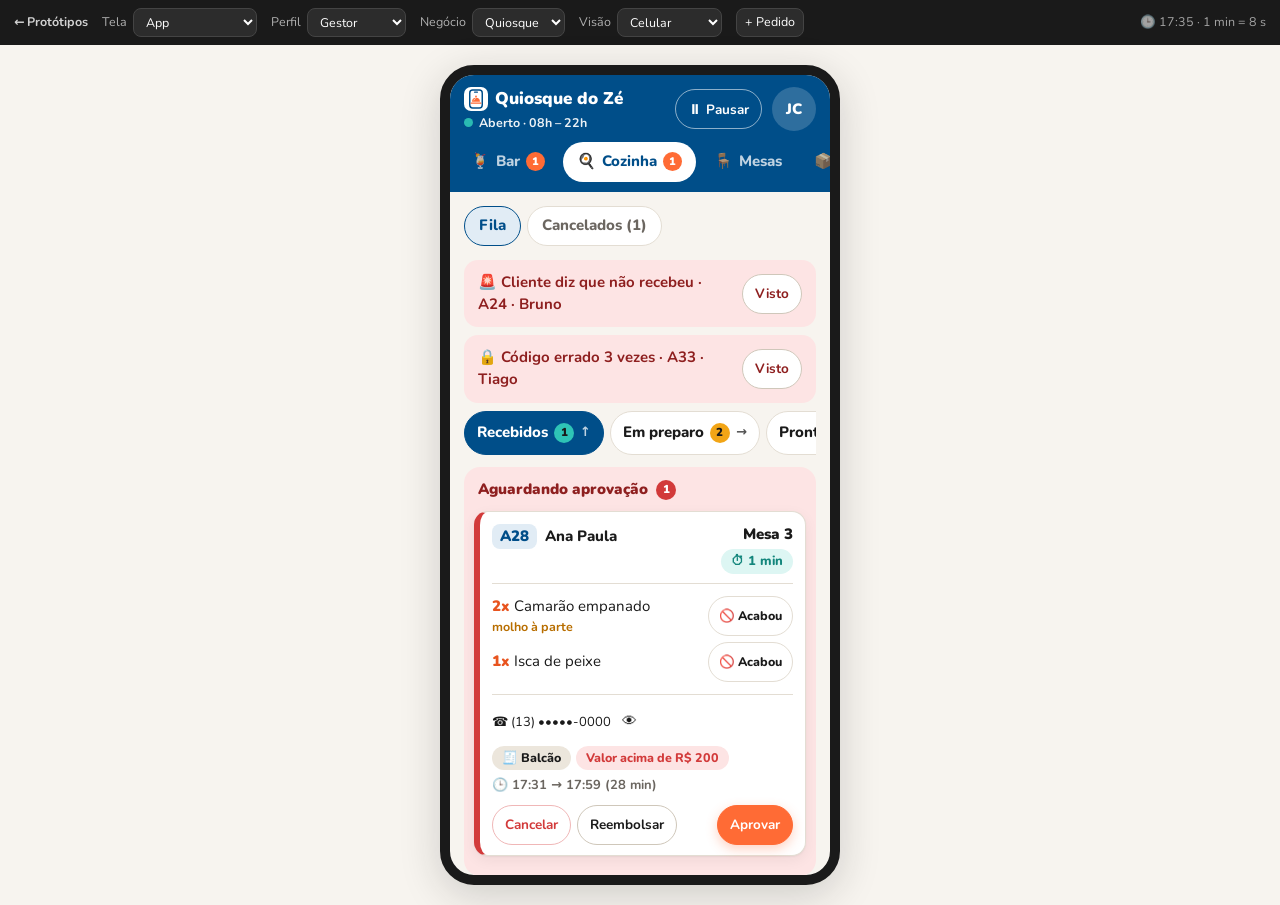
<file: operador.html>
<!doctype html>
<html lang="pt-BR">
<head>
<meta charset="utf-8">
<meta name="viewport" content="width=device-width, initial-scale=1">
<title>PedeAí Operador</title>
<link rel="icon" href="logo.svg">
<link rel="stylesheet" href="marca.css">
<style>
/* ---------- moldura ---------- */
body{min-height:100vh}
.proto-bar .pb-g{display:flex;align-items:center;gap:6px}
.proto-bar .pb-g span{opacity:.65}
.proto-bar .pb-clock{margin-left:auto;opacity:.6}
.stage{padding:20px 16px}
.phone{height:820px;min-height:0}
.desk{width:100%;max-width:1440px;height:calc(100vh - 90px);min-height:680px;background:var(--bg);border:1px solid var(--line);border-radius:18px;box-shadow:var(--shadow-lg);overflow:hidden;display:flex;position:relative}
@media (max-width:480px){.phone{height:100vh}}
#app{display:flex;flex-direction:column;flex:1;min-height:0;min-width:0}
.desk #app{flex-direction:row}
.device .overlay{position:absolute}
.device .sheet{max-height:86%}
.btn{min-height:44px}
.btn.sm{min-height:40px;padding:6px 12px}
.icon-btn{width:44px;height:44px}
.toast{z-index:200}
.mono{font-variant-numeric:tabular-nums;font-weight:800;letter-spacing:.01em}

/* ---------- login ---------- */
.auth{flex:1;overflow:auto;display:flex;flex-direction:column;background:var(--bg)}
.auth-hero{background:var(--azul);color:#fff;padding:34px 22px 64px;text-align:center}
.auth-hero .logo img{width:56px;height:56px;background:#fff;border-radius:16px;padding:5px}
.auth-hero .logo .wm{font-size:36px}
.auth-hero p{margin:10px 0 0;opacity:.85;font-weight:700}
.auth-card{background:var(--surface);border-radius:22px;box-shadow:var(--shadow-lg);margin:-40px 16px 20px;padding:20px 18px;max-width:440px;align-self:center;width:calc(100% - 32px)}
.auth-card h2{margin:0 0 4px;font-size:21px}
.auth-card .lead{color:var(--muted);margin:0 0 16px}
.divider{display:flex;align-items:center;gap:10px;color:var(--muted);font-size:13px;margin:14px 0}
.divider::before,.divider::after{content:"";flex:1;border-top:1px solid var(--line)}
.linkbtn{background:none;border:0;color:var(--azul);font-weight:800;padding:10px 4px;min-height:44px}
.auth-foot{text-align:center;color:var(--muted);font-size:12.5px;padding:0 16px 22px}
.seg-row{display:flex;gap:6px;flex-wrap:wrap}
.seg{flex:1;border:1.5px solid var(--line);background:var(--surface);border-radius:12px;padding:10px 8px;min-height:64px;font-weight:800;display:flex;flex-direction:column;align-items:center;gap:2px}
.seg span{font-size:22px}
.seg[aria-pressed="true"]{border-color:var(--azul);background:var(--azul-claro);color:var(--azul)}
.steps{display:flex;gap:6px;margin:0 0 16px}
.steps i{flex:1;height:6px;border-radius:9px;background:var(--areia-esc)}
.steps i.on{background:var(--laranja)}
.terms{display:flex;gap:10px;align-items:flex-start;padding:10px 0;min-height:44px}
.terms .check{margin-top:2px;flex:none}
.hint{background:var(--azul-claro);color:var(--azul-esc);border-radius:12px;padding:10px 12px;font-size:13.5px;font-weight:600;margin-bottom:14px}
.price-box{display:flex;justify-content:space-between;align-items:center;background:var(--surface2);border:1px solid var(--line);border-radius:12px;padding:12px 14px;margin-bottom:10px}
.price-box b{font-size:20px;color:var(--azul)}
.c2{display:grid;grid-template-columns:1fr 1fr;gap:0 10px}
.staff-hello{display:flex;align-items:center;gap:12px;background:var(--surface2);border:1px solid var(--line);border-radius:14px;padding:12px;margin-bottom:16px}
.avatar{width:44px;height:44px;border-radius:50%;background:var(--laranja-claro);color:var(--laranja-esc);display:grid;place-items:center;font-weight:900;flex:none;border:0}

/* ---------- cabeçalho (celular) ---------- */
.ahdr{background:var(--azul);color:#fff;padding:12px 14px 10px;display:flex;align-items:center;gap:10px}
.ahdr .bz{flex:1;min-width:0}
.ahdr .bz-name{font-weight:900;font-size:17px;white-space:nowrap;overflow:hidden;text-overflow:ellipsis;display:flex;align-items:center;gap:7px}
.ahdr .bz-name img{width:24px;height:24px;background:#fff;border-radius:7px;padding:2px}
.ahdr .situ-l{font-size:12.5px;font-weight:700;opacity:.92;display:flex;align-items:center;gap:6px;margin-top:2px}
.ahdr .btn{background:transparent;color:#fff;border-color:rgba(255,255,255,.55)}
.ahdr .btn:hover{border-color:#fff;background:rgba(255,255,255,.1)}
.ahdr .avatar{background:rgba(255,255,255,.18);color:#fff}
.navtabs{background:var(--azul);padding:0 10px 10px;gap:4px}
.navtabs button{color:rgba(255,255,255,.75);display:flex;align-items:center;gap:6px;min-height:40px;position:relative}
.navtabs button[aria-selected="true"]{background:#fff;color:var(--azul)}
.badge{background:var(--laranja);color:#fff;font-size:11px;font-weight:900;border-radius:999px;min-width:19px;height:19px;display:inline-grid;place-items:center;padding:0 5px}
.menu{position:absolute;right:10px;top:58px;z-index:40;background:var(--surface);color:var(--text);border-radius:14px;box-shadow:var(--shadow-lg);padding:14px;min-width:210px}
.menu .who{font-weight:800}
.offline-bar{background:var(--warn-bg);color:#6B4300;font-weight:700;font-size:13px;padding:8px 14px}

/* ---------- lateral (tela grande) ---------- */
.side{width:236px;flex:none;background:var(--azul);color:#fff;display:flex;flex-direction:column;padding:18px 12px;gap:6px}
.side .logo img{background:#fff;border-radius:10px;padding:3px}
.side .bz-card{background:rgba(255,255,255,.1);border-radius:14px;padding:12px;margin:14px 0 10px}
.side .bz-card b{display:block;font-size:15.5px}
.side .bz-card .situ-l{font-size:12.5px;font-weight:700;display:flex;align-items:center;gap:6px;margin-top:4px;opacity:.95}
.side nav{display:flex;flex-direction:column;gap:3px;flex:1}
.side nav button{border:0;background:transparent;color:rgba(255,255,255,.8);display:flex;align-items:center;gap:10px;padding:11px 12px;border-radius:12px;font-weight:800;text-align:left;min-height:44px}
.side nav button:hover{background:rgba(255,255,255,.08)}
.side nav button[aria-selected="true"]{background:#fff;color:var(--azul)}
.side nav button .ic{font-size:18px;width:22px;text-align:center}
.side nav .badge{margin-left:auto}
.side .me{display:flex;align-items:center;gap:10px;border-top:1px solid rgba(255,255,255,.15);padding-top:12px}
.side .me .avatar{background:rgba(255,255,255,.18);color:#fff}
.side .me .btn{background:transparent;color:#fff;border-color:rgba(255,255,255,.4);margin-left:auto}
.dmain{flex:1;min-width:0;display:flex;flex-direction:column}
.dhdr{display:flex;align-items:center;gap:12px;padding:16px 24px;background:var(--surface);border-bottom:1px solid var(--line)}
.dhdr h1{margin:0;font-size:22px;font-weight:900;flex:1}
.dhdr .clock{font-weight:800;color:var(--muted)}

/* ---------- conteúdo ---------- */
.view{flex:1;overflow:auto;padding:14px 14px 28px;min-height:0}
.desk .view{padding:20px 24px 40px}
.view > .section-title:first-child{margin-top:4px}
.toolbar{display:flex;gap:8px;align-items:center;margin-bottom:10px}
.toolbar .btn.plus{width:44px;padding:0;font-size:22px}
.filters{display:grid;grid-template-columns:1fr 1fr;gap:8px;margin-bottom:10px}
.filters .input{min-height:44px}
.cnt{display:inline-grid;place-items:center;min-width:20px;height:20px;border-radius:999px;font-size:11.5px;font-weight:900;padding:0 6px;background:var(--areia-esc);color:var(--grafite)}
.cnt.c-ok{background:var(--verde);color:var(--grafite)} .cnt.c-warn{background:#F2A516;color:var(--grafite)} .cnt.c-bad{background:var(--bad);color:#fff} .cnt.c-off{background:var(--areia-esc)} .cnt.c-on{background:var(--laranja);color:#fff}
.empty{text-align:center;color:var(--muted);padding:26px 10px;border:1.5px dashed var(--line);border-radius:var(--radius);font-weight:700;background:var(--surface2)}
.subtabs{display:flex;gap:6px;overflow-x:auto;margin:0 0 12px;padding-bottom:2px;scrollbar-width:none}
.subtabs button{border:1.5px solid var(--line);background:var(--surface);border-radius:999px;padding:8px 14px;font-weight:800;color:var(--muted);white-space:nowrap;min-height:40px}
.subtabs button[aria-selected="true"]{border-color:var(--azul);background:var(--azul-claro);color:var(--azul)}
.infocard{display:flex;gap:10px;align-items:flex-start;background:var(--info-bg);color:var(--azul-esc);border-radius:var(--radius);padding:12px 14px;font-weight:700;margin-bottom:6px}
.set{display:flex;align-items:center;justify-content:space-between;gap:12px;min-height:52px;padding:6px 0;border-bottom:1px solid var(--line)}
.set:last-child{border-bottom:0}
.set .lbl{font-weight:700}
.set .sub{font-size:12.5px;color:var(--muted);font-weight:600}
.nin{width:74px;text-align:center;padding:8px 6px!important;min-height:42px!important;display:inline-block}
.inline{display:inline-flex;align-items:center;gap:8px;flex-wrap:wrap}
.rule{display:flex;align-items:center;gap:12px;min-height:52px;border-bottom:1px solid var(--line);padding:4px 0;cursor:pointer}
.rule:last-of-type{border-bottom:0}
.rule .check{width:22px;height:22px;flex:none}
.card + .card{margin-top:10px}
.day{display:grid;grid-template-columns:44px 50px 1fr 1fr;gap:8px;align-items:center;padding:6px 0;border-bottom:1px solid var(--line)}
.day:last-child{border-bottom:0}
.day .input{min-height:42px;padding:6px 8px}
.day.off .input{opacity:.45}
.lock{font-size:12.5px;color:var(--muted);font-weight:700;margin-top:-4px}
.bigsitu{display:flex;align-items:center;gap:12px;margin-bottom:12px}
.bigsitu .dot{width:14px;height:14px}
.bigsitu b{font-size:19px}
.btn-row{display:flex;gap:8px;flex-wrap:wrap}
.btn-row .btn{flex:1}

/* checklist para começar a vender */
.impl{background:var(--surface);border:1.5px solid var(--laranja);border-radius:var(--radius);padding:14px;margin-bottom:14px;box-shadow:var(--shadow)}
.impl h3{margin:0 0 8px;font-size:16px;display:flex;justify-content:space-between}
.impl .bar{height:8px;border-radius:9px;background:var(--areia-esc);overflow:hidden;margin-bottom:8px}
.impl .bar i{display:block;height:100%;background:var(--verde)}
.impl .ck{display:flex;gap:10px;align-items:center;padding:5px 0;font-weight:700}

/* ---------- quadro de pedidos ---------- */
.colpick{display:flex;gap:6px;overflow-x:auto;margin-bottom:12px;scrollbar-width:none}
.colpick button{border:1.5px solid var(--line);background:var(--surface);border-radius:999px;padding:7px 12px;font-weight:800;white-space:nowrap;display:flex;align-items:center;gap:6px;min-height:44px;color:var(--grafite)}
.colpick button[aria-pressed="true"]{background:var(--azul);border-color:var(--azul);color:#fff}
.trend{font-size:13px;opacity:.75}
.board{display:block}
.desk .board{display:grid;grid-template-columns:repeat(var(--cols),minmax(270px,1fr));gap:14px;overflow-x:auto;align-items:start;padding-bottom:6px}
.desk .colpick{display:none}
.col{min-width:0}
.desk .col{background:var(--areia-esc);border-radius:16px;padding:10px;min-height:240px}
.col-h{display:none;align-items:center;gap:8px;font-weight:900;margin:2px 4px 10px}
.desk .col-h{display:flex}
.col-h .hl{margin-left:auto;font-size:12px;font-weight:800}
.hl.ok{color:var(--ok)} .hl.warn{color:var(--warn)} .hl.bad{color:var(--bad)}
.desk .col.mobile-hidden{display:block}
.col.mobile-hidden{display:none}
.col.drop{outline:2.5px dashed var(--azul);outline-offset:-4px}
.waiting{background:var(--bad-bg);border-radius:16px;padding:10px;margin-bottom:14px}
.waiting .w-h{display:flex;align-items:center;gap:8px;font-weight:900;color:#8E1F1F;margin:2px 4px 10px}
.desk .waiting .w-list{display:grid;grid-template-columns:repeat(auto-fill,minmax(300px,1fr));gap:10px}
.desk .waiting .order{margin:0}
.alerts .alert{margin-bottom:8px;justify-content:space-between}
.alerts .alert .btn{flex:none}

.order{background:var(--surface);border:1px solid var(--line);border-left:6px solid var(--line-strong);border-radius:14px;box-shadow:var(--shadow);padding:12px 12px 10px;margin-bottom:10px;position:relative}
.order.st-ok{border-left-color:var(--verde)} .order.st-warn{border-left-color:#F2A516} .order.st-bad{border-left-color:var(--bad)}
.order.hold{border-left-color:var(--bad);border-style:solid}
.order.remake{background:#F6FAFE}
.order.pisca{animation:pisca 1.3s ease-in-out infinite}
.order.alarme{background:#FFF4F4;border-color:var(--bad);animation:alarme .8s ease-in-out infinite}
.order.chegou{animation:chegou .6s ease-out, pisca 1.3s ease-in-out .6s infinite}
.order.dragging{opacity:.4}
@keyframes pisca{0%,100%{box-shadow:var(--shadow)}50%{box-shadow:0 0 0 4px rgba(255,107,53,.35),var(--shadow)}}
@keyframes alarme{0%,100%{box-shadow:0 0 0 0 rgba(210,58,58,.0)}50%{box-shadow:0 0 0 5px rgba(210,58,58,.4)}}
@keyframes chegou{from{transform:translateY(-14px) scale(.97);opacity:0}to{transform:none;opacity:1}}
.o-top{display:flex;justify-content:space-between;align-items:flex-start;gap:8px}
.o-who{display:flex;align-items:center;gap:8px;flex-wrap:wrap;min-width:0}
.o-id{font-weight:900;color:var(--azul);background:var(--azul-claro);border-radius:8px;padding:2px 8px;font-variant-numeric:tabular-nums}
.o-name{font-weight:800}
.o-meta{text-align:right;display:flex;flex-direction:column;align-items:flex-end;gap:4px;flex:none}
.o-place{font-weight:900}
.timer{display:inline-flex;align-items:center;gap:6px;border-radius:999px;padding:3px 10px;font-weight:800;font-size:13px;font-variant-numeric:tabular-nums;white-space:nowrap}
.t-ok{background:var(--ok-bg);color:var(--ok)} .t-warn{background:var(--warn-bg);color:var(--warn)} .t-bad{background:var(--bad);color:#fff}
.order hr{border:0;border-top:1px solid var(--line);margin:9px 0}
.o-item{display:flex;justify-content:space-between;align-items:center;gap:8px;padding:3px 0}
.o-item .q{font-weight:900;color:var(--laranja-esc);margin-right:4px}
.o-item .obs{font-size:12.5px;color:var(--warn);font-weight:700}
.o-item.out .nm{text-decoration:line-through;color:var(--muted)}
.o-item .acts{display:flex;gap:4px;flex:none;align-items:center}
.ibtn{border:1.5px solid var(--line);background:var(--surface);border-radius:999px;padding:4px 10px;font-size:12.5px;font-weight:800;min-height:40px;display:inline-flex;align-items:center;gap:4px;color:var(--grafite)}
.ibtn:hover{border-color:var(--grafite)}
.o-info{display:flex;flex-direction:column;gap:6px;font-size:13px}
.o-info .chips{display:flex;gap:5px;flex-wrap:wrap}
.o-info .when{color:var(--muted);font-weight:700;font-variant-numeric:tabular-nums}
.eye{border:0;background:none;font-size:15px;min-width:36px;min-height:36px}
.o-act{display:flex;justify-content:space-between;gap:6px;flex-wrap:wrap;margin-top:10px}
.o-act .row{flex-wrap:wrap;gap:6px}
.o-act .next{margin-left:auto}

/* ---------- entregador ---------- */
.dcard{background:var(--surface);border:1px solid var(--line);border-radius:var(--radius);box-shadow:var(--shadow);padding:14px;margin-bottom:10px}
.dcard .dc-addr{background:var(--azul-claro);color:var(--azul-esc);border-radius:12px;padding:10px 12px;font-weight:700;margin-top:10px}
.dcard .dc-act{display:flex;gap:8px;margin-top:12px}
.dcard .dc-act .btn{flex:1}
.codein{font-size:30px!important;letter-spacing:.4em;text-align:center;font-weight:900;min-height:60px!important}
.proto-hint{border:1.5px dashed var(--line-strong);border-radius:10px;padding:6px 10px;font-size:12px;color:var(--muted);margin-top:10px}

/* ---------- listas: cards (celular) / tabela (tela grande) ---------- */
.lcards{display:flex;flex-direction:column;gap:10px}
.desk .lcards.grid{display:grid;grid-template-columns:repeat(auto-fill,minmax(300px,1fr))}
.lcard{background:var(--surface);border:1px solid var(--line);border-radius:var(--radius);box-shadow:var(--shadow);padding:12px 14px}
.lcard .lc-top{display:flex;justify-content:space-between;align-items:center;gap:8px}
.lcard .lc-top .t{display:flex;align-items:center;gap:8px;min-width:0;flex-wrap:wrap}
.lcard hr{border:0;border-top:1px solid var(--line);margin:10px 0}
.lcard .kv{display:grid;grid-template-columns:1fr 1fr;gap:6px 14px}
.lcard .kv dt{font-size:12px;color:var(--muted);font-weight:700}
.lcard .kv dd{margin:0;font-weight:800}
.lcard .lc-act{display:flex;gap:6px;flex-wrap:wrap;margin-top:12px}
.lcard .lc-act .btn{flex:1}
.code{font-size:12px;font-weight:800;color:var(--muted);background:var(--areia);border-radius:6px;padding:1px 6px}
.table td .btn{margin-left:4px}
.table td.r,.table th.r{text-align:right;white-space:nowrap}
.table tr:hover td{background:var(--surface2)}
.legend{display:flex;gap:14px;flex-wrap:wrap;font-size:13px;font-weight:700;color:var(--muted);margin-bottom:10px}
.legend span{display:flex;align-items:center;gap:6px}
.dot.off{background:var(--line-strong)}
.mgrid{display:grid;grid-template-columns:1fr 1fr;gap:10px}
.desk .mgrid{grid-template-columns:repeat(auto-fill,minmax(200px,1fr))}
.mcard{background:var(--surface);border:1px solid var(--line);border-radius:var(--radius);box-shadow:var(--shadow);padding:12px;display:flex;flex-direction:column;gap:8px}
.mcard .mt{display:flex;align-items:center;gap:7px;font-weight:900;font-size:16px}
.mcard .ml{font-size:12px;color:var(--muted);font-weight:700;min-height:16px}
.mcard .btn{width:100%}

/* cardápio */
.fold-h{display:flex;align-items:center;gap:8px;margin:14px 0 8px}
.fold-h .fb{border:0;background:var(--surface);border-radius:10px;width:36px;height:36px;font-size:14px;box-shadow:var(--shadow)}
.fold-h b{font-size:16.5px;font-weight:900;cursor:pointer}
.fold-h .r{margin-left:auto;display:flex;gap:4px;align-items:center}
.subsec{margin-left:10px;padding-left:10px;border-left:2px solid var(--line)}
.pgrid{display:flex;flex-direction:column;gap:10px}
.desk .pgrid{display:grid;grid-template-columns:repeat(auto-fill,minmax(280px,1fr))}
.pcard{background:var(--surface);border:1px solid var(--line);border-radius:var(--radius);box-shadow:var(--shadow);padding:12px 14px;display:flex;flex-direction:column;gap:4px}
.pcard.dim{opacity:.6}
.pcard .pt{display:flex;align-items:center;gap:8px}
.pcard .pt b{flex:1;font-size:15.5px}
.pcard .price{font-size:17px;font-weight:900;color:var(--azul)}
.pcard .cost{font-size:12.5px;color:var(--muted);font-weight:700}
.pcard .tags{display:flex;gap:6px;align-items:center;margin-top:4px}
.mini{border:1.5px solid var(--line);background:var(--surface2);border-radius:999px;padding:3px 10px;font-weight:800;font-size:13px;min-height:36px}
.mini.warn{border-color:#F2C97A;background:var(--warn-bg);color:var(--warn)}
.pcard .pa{display:flex;gap:6px;flex-wrap:wrap;margin-top:8px}
.pcard .pa .btn{flex:1}
.ud{display:inline-flex;gap:2px}
.ud button{border:1px solid var(--line);background:var(--surface);border-radius:8px;width:36px;height:36px;font-weight:900}
.drag-over{outline:2px dashed var(--azul);outline-offset:2px}

/* estoque */
.upd{display:grid;grid-template-columns:1fr 1fr;gap:10px}
.upd .btn{min-height:64px;border-radius:16px;flex-direction:column;gap:2px;font-size:15px}
.upd .btn span{font-size:20px}
.desk .upd{max-width:520px}
.sheet h3{margin:0 0 6px;font-size:19px}
.sheet .foot{display:flex;gap:8px;justify-content:flex-end;margin-top:18px;flex-wrap:wrap}
.sheet .foot .btn{flex:1}
.sheet-btn{display:flex;align-items:center;gap:10px;width:100%;border:1.5px solid var(--line);background:var(--surface);border-radius:14px;padding:12px 14px;margin-bottom:8px;font-weight:800;min-height:54px;text-align:left}
.sheet-btn:hover{border-color:var(--azul)}
.sheet ul{padding-left:18px;margin:8px 0;color:var(--muted);font-weight:600}
.sheet ul li{margin:4px 0}
.line{display:flex;justify-content:space-between;gap:10px;padding:8px 0;border-bottom:1px solid var(--line);font-size:14px}
.cont-row{display:grid;grid-template-columns:1.4fr .8fr .9fr .7fr;gap:8px;align-items:center;padding:5px 0;font-size:14px}
.cont-row .input{min-height:40px;padding:6px 8px}
.ficha-row{display:grid;grid-template-columns:60px 50px 1fr 44px;gap:8px;align-items:center;padding:6px 0;border-bottom:1px solid var(--line)}
.ficha-add{display:grid;grid-template-columns:80px 70px 1fr;gap:6px;margin-top:10px}
.nf-row{border:1px solid var(--line);border-radius:12px;padding:10px;margin-bottom:8px;background:var(--surface2)}
.ok-t{color:var(--ok);font-weight:800} .bad-t{color:var(--bad);font-weight:800}
.qr-card{background:var(--surface);border:1px solid var(--line);border-radius:var(--radius);padding:10px;text-align:center;box-shadow:var(--shadow)}
.qr-card.off{opacity:.55;border-style:dashed}
.qr-card .qh{display:flex;align-items:center;justify-content:center;gap:6px;font-weight:900}
.qr-card svg{width:96px;height:96px;display:block;margin:6px auto;background:#fff;border-radius:6px}
.qr-card .qa{display:flex;gap:4px;justify-content:center;flex-wrap:wrap}
.qr-card .qa .ibtn{flex:1;justify-content:center;padding:4px 6px}
.lblbtn{background:none;border:0;color:var(--azul);font-size:12.5px;font-weight:700;min-height:32px}
.qgrid{display:grid;grid-template-columns:1fr 1fr;gap:10px}
.desk .qgrid{grid-template-columns:repeat(auto-fill,minmax(180px,1fr))}
.print-card{border:2px solid var(--azul);border-radius:16px;background:#fff;color:var(--grafite);padding:14px;text-align:center;max-width:240px;margin:8px auto}
.print-card .pk{display:flex;align-items:center;justify-content:center;gap:6px;font-weight:800;font-size:13px}
.print-card .pk img{width:20px;height:20px}
.print-card .pn{font-size:46px;font-weight:900;line-height:1;margin:8px 0 2px;color:var(--azul)}
.print-card svg{width:120px;height:120px;display:block;margin:8px auto}
.print-card .pi{font-size:13px;font-weight:800;color:var(--laranja-esc)}
.photo{height:120px;border-radius:14px;background:var(--areia-esc);display:grid;place-items:center;font-weight:800;color:var(--muted);margin-bottom:12px}
.desk .narrow{max-width:760px}
.rule > span.inline{display:block;line-height:2.7}
.rule .nin{margin:0 4px}
.desk .col .ibtn{font-size:11.5px;padding:3px 8px}
.desk .col .o-item{align-items:flex-start}
</style>
</head>
<body>
<div class="proto-bar">
  <a href="index.html">← Protótipos</a>
  <div class="pb-g"><span>Tela</span><select id="pb-screen"></select></div>
  <div class="pb-g"><span>Perfil</span><select id="pb-role"></select></div>
  <div class="pb-g"><span>Negócio</span><select id="pb-tipo"></select></div>
  <div class="pb-g"><span>Visão</span><select id="pb-frame"></select></div>
  <button id="pb-new" title="Simular um pedido novo agora">+ Pedido</button>
  <span class="pb-clock" id="pb-clock"></span>
</div>
<div class="stage"><div class="phone device" id="device"><div id="app"></div><div id="modal-root"></div></div></div>
<script>
/* =========================================================
   PedeAí — protótipo do app do operador (dados fictícios)
   ========================================================= */
const S = {
  screen:'app', role:'gestor', tab:'cozinha', situ:'aberto', pauseUntil:'',
  frame:'phone', menu:false, tipo:'quiosque', wiz:1,
  board:{bar:{sub:'fila',col:'recebidos'}, cozinha:{sub:'fila',col:'recebidos'}},
  ksub:'funcionamento',
  est:{q:'',status:'',un:'',ctrl:'',ord:'',open:false},
  card:{q:'',cat:'',ord:'manual',open:false,fold:{}},
  op:{q:'',papel:'',sit:'',open:false},
  reveal:{},
  targets:{cozinha:{recebidos:3,pronto:5}, bar:{recebidos:2,analise:5}},
  rules:{confirma:false, media:10, mediaVal:46, esc:[0,3,5], list:[
    {tpl:'Valor acima de',pre:'R$',param:200,on:true,key:'valor'},
    {tpl:'Cliente com',param:1,suf:'ou mais contestações',on:false,key:'contestacao'},
    {tpl:'Mais que',param:3,suf:'pedidos do mesmo cliente',on:false,key:'visita'},
    {tpl:'Mais que',param:10,suf:'itens',on:false,key:'qtd'},
  ]},
};
const CLOCK = {min:17*60+35};
const hhmm = m => String(Math.floor(m/60)%24).padStart(2,'0')+':'+String(m%60).padStart(2,'0');

const ROLES = {
  gestor:    {label:'Gestor',     tabs:['bar','cozinha','mesas','estoque','cardapio','operacional','negocio'], first:'cozinha', user:'José Carlos', papel:'Gestor'},
  cozinha:   {label:'Cozinha',    tabs:['bar','cozinha','estoque','cardapio'], first:'cozinha', user:'Maria Souza', papel:'Cozinha'},
  bar:       {label:'Bar',        tabs:['bar','estoque','cardapio'], first:'bar', user:'Rafa Nunes', papel:'Bar'},
  atendente: {label:'Atendente',  tabs:['bar','cozinha','mesas','cardapio'], first:'cozinha', user:'Ana Lima', papel:'Atendente'},
  entregador:{label:'Entregador', tabs:['entregas'], first:'entregas', user:'Tiago Alves', papel:'Entregador', nome:'Tiago'},
};
const TABS = {bar:['🍹','Bar'],cozinha:['🍳','Cozinha'],mesas:['🪑','Mesas'],estoque:['📦','Estoque'],cardapio:['📋','Cardápio'],operacional:['👥','Operacional'],negocio:['🏪','Meu negócio'],entregas:['🛵','Entregas']};

const PERM = {
  'estoque.edit':['gestor','cozinha'], 'estoque.delete':['gestor'], 'estoque.create':['gestor'],
  'estoque.nota':['gestor','cozinha'], 'estoque.entrada':['gestor','cozinha'], 'estoque.contagem':['gestor','cozinha'],
  'card.create':['gestor'], 'card.edit':['gestor','cozinha'], 'card.delete':['gestor'], 'card.archive':['gestor'],
  'card.reorder':['gestor','cozinha'], 'card.pause':['gestor','cozinha','atendente'], 'card.price':['gestor'], 'card.cost':['gestor','cozinha'],
  'pedidos.pause':['gestor','cozinha'], 'pedido.cancel':['gestor'], 'item.acabou':['gestor','cozinha','atendente'],
  'cliente.tel':['gestor','atendente'], 'mesa.liberar':['gestor','atendente'], 'item.remake':['gestor','cozinha','atendente'],
  'cancel.request':['cozinha','atendente'], 'cancel.decide':['gestor'], 'pedido.refund':['gestor'],
  'pedido.approve':['gestor','atendente'], 'cliente.ausente':['gestor','atendente'],
};
const can = a => (PERM[a]||[]).includes(S.role==='bar'?'cozinha':S.role);

const BOARDS = {
  bar:     [['recebidos','Recebidos'],['analise','Em análise'],['pronto','Pronto'],['retirada','No balcão'],['entrega','Saiu para entrega'],['entregue','Entregue']],
  cozinha: [['recebidos','Recebidos'],['preparo','Em preparo'],['pronto','Pronto'],['retirada','No balcão'],['entrega','Saiu para entrega'],['entregue','Entregue']],
};

let ORDERS = [
  {id:'A27',modo:'mesa',vi:true,flag:'Cliente com 1 contestação no cartão',etapa:2,area:'cozinha',status:'recebidos',name:'João Silva Santos',mesa:12,tel:'(13) 98765-4321',hora:'17:27',items:[{n:'Camarão empanado',q:1,obs:'',min:20},{n:'Batata frita',q:1,obs:'sem sal',min:12}]},
  {id:'A28',modo:'balcao',holdKey:'valor',total:240,etapa:1,area:'cozinha',status:'recebidos',name:'Ana Paula',mesa:3,tel:'(13) 91234-0000',hora:'17:31',items:[{n:'Camarão empanado',q:2,obs:'molho à parte',min:20},{n:'Isca de peixe',q:1,obs:'',min:18}]},
  {id:'A25',modo:'mesa',vi:true,pendCancel:{motivo:'Cliente desistiu',por:'Maria Souza',quem:'Cozinha'},etapa:13,area:'cozinha',status:'preparo',name:'Carlos Mendes',mesa:7,tel:'(13) 99999-1111',hora:'17:12',items:[{n:'Batata frita',q:1,obs:'',min:12}]},
  {id:'A23',modo:'mesa',vi:true,etapa:9,area:'cozinha',status:'preparo',name:'Luana Ribeiro',mesa:5,tel:'(13) 98111-2222',hora:'17:18',items:[{n:'Batata frita',q:2,obs:'',min:12},{n:'Pastel de queijo',q:3,obs:'bem passado',min:8}]},
  {id:'A22',modo:'mesa',vi:true,etapa:7,area:'cozinha',status:'pronto',name:'Beatriz Lopes',mesa:5,tel:'(13) 97777-2222',hora:'17:02',items:[{n:'Pastel de queijo',q:4,obs:'',min:8}]},
  {id:'A19',modo:'mesa',vi:true,etapa:30,area:'cozinha',status:'entregue',name:'Rafael Dias',mesa:1,tel:'(13) 96666-3333',hora:'16:40',items:[{n:'Batata frita',q:1,obs:'',min:12}]},
  {id:'A29',modo:'mesa',vi:true,flag:'Cliente com 1 contestação no cartão',etapa:1,area:'bar',status:'recebidos',name:'João Silva Santos',mesa:12,tel:'(13) 98765-4321',hora:'17:27',items:[{n:'Caipirinha',q:2,obs:'pouco açúcar',min:0}]},
  {id:'A30',modo:'balcao',etapa:0,area:'bar',status:'recebidos',name:'Ana Paula',mesa:3,tel:'(13) 91234-0000',hora:'17:31',items:[{n:'Heineken long neck',q:3,obs:'',min:0},{n:'Coco gelado',q:1,obs:'sem canudo',min:0}]},
  {id:'A26',modo:'mesa',vi:true,etapa:6,area:'bar',status:'analise',name:'Carlos Mendes',mesa:7,tel:'(13) 99999-1111',hora:'17:12',items:[{n:'Coco gelado',q:2,obs:'',min:0}]},
  {id:'A18',modo:'mesa',vi:true,etapa:40,area:'bar',status:'entregue',name:'Rafael Dias',mesa:1,tel:'(13) 96666-3333',hora:'16:40',items:[{n:'Heineken long neck',q:2,obs:'',min:0}]},
  {id:'A21',modo:'mesa',vi:true,naoEncontrado:true,etapa:12,area:'cozinha',status:'retirada',name:'Fernanda Alves',mesa:4,tel:'(13) 94444-5555',hora:'16:58',items:[{n:'Batata frita',q:1,obs:'',min:12}]},
  {id:'A24',modo:'balcao',vi:true,etapa:3,area:'bar',status:'retirada',name:'Gustavo Reis',mesa:2,tel:'(13) 93333-6666',hora:'17:20',items:[{n:'Heineken long neck',q:2,obs:'',min:0}]},
  /* delivery (depois do MVP) */
  {id:'A31',modo:'entrega',vi:true,codigo:'2048',etapa:2,area:'cozinha',status:'pronto',name:'Marina Costa',tel:'(13) 98111-2468',hora:'17:05',bairro:'Gonzaga',dist:'1,8 km',end:'Rua Tolentino Filgueiras, 120, ap. 32 — Gonzaga',items:[{n:'Camarão empanado',q:1,obs:'',min:20}]},
  {id:'A33',modo:'local',vi:true,codigo:'5160',etapa:1,area:'cozinha',status:'pronto',name:'Paulo Rocha',tel:'(13) 99222-1357',hora:'17:15',bairro:'Praia, posto 4',dist:'200 m',end:'Guarda-sol azul perto do posto 4',items:[{n:'Batata frita',q:1,obs:'',min:12}]},
  {id:'A34',modo:'entrega',vi:true,codigo:'8823',entregador:'Tiago',etapa:3,area:'cozinha',status:'pronto',name:'Renata Melo',tel:'(13) 97333-9080',hora:'17:09',bairro:'Boqueirão',dist:'2,9 km',end:'Av. Conselheiro Nébias, 800, casa 2 — Boqueirão',items:[{n:'Isca de peixe',q:1,obs:'',min:18}]},
  {id:'A32',modo:'local',vi:true,codigo:'7391',entregador:'Tiago',saiu:4,etapa:4,area:'cozinha',status:'entrega',name:'Bruna Teixeira',tel:'(13) 96444-5512',hora:'16:59',bairro:'Praia, posto 5',dist:'350 m',end:'Cadeira listrada em frente ao quiosque 12, posto 5',items:[{n:'Pastel de queijo',q:3,obs:'',min:8}]},
  {id:'A35',modo:'entrega',vi:true,codigo:'0652',entregador:'Bruno',saiu:9,etapa:9,area:'bar',status:'entrega',name:'Diego Prado',tel:'(13) 95555-7731',hora:'16:55',bairro:'Embaré',dist:'3,4 km',end:'Rua Alexandre Martins, 45 — Embaré',items:[{n:'Heineken long neck',q:6,obs:'',min:0}]},
  {id:'A37',ped:'A37',modo:'entrega',vi:true,codigo:'3309',etapa:2,area:'cozinha',status:'pronto',name:'Otávio Lima',tel:'(13) 98555-1020',hora:'17:13',bairro:'Ponta da Praia',dist:'2,4 km',end:'Av. Almirante Saldanha da Gama, 60 — Ponta da Praia',items:[{n:'Camarão empanado',q:1,obs:'',min:20}]},
  {id:'A38',ped:'A37',modo:'entrega',vi:true,codigo:'3309',etapa:6,area:'bar',status:'pronto',name:'Otávio Lima',tel:'(13) 98555-1020',hora:'17:13',bairro:'Ponta da Praia',dist:'2,4 km',end:'Av. Almirante Saldanha da Gama, 60 — Ponta da Praia',items:[{n:'Heineken long neck',q:4,obs:'',min:0}]},
  {id:'A15',vi:true,etapa:0,area:'cozinha',status:'cancelado',name:'Lucas Freitas',mesa:9,tel:'(13) 95555-4444',hora:'16:10',items:[{n:'Batata frita',q:1,obs:'',min:12}],motivo:'Cliente ausente'},
];
let SEQ = 40;

const DALERT_T = {naorec:'🚨 Cliente diz que não recebeu', codigo:'🔒 Código errado 3 vezes', estava:'🙋 Cliente diz que estava lá', semcod:'✍ Entregue sem código', avisado:'⏰ Pedido novo sem "Vi"', acabou:'🚫 Item acabou'};
const G = k => ORDERS.filter(x=>(x.ped||x.id)===k);
let ALERTS = [{t:'naorec',id:'A24',entregador:'Bruno'},{t:'codigo',id:'A33',entregador:'Tiago'}];

let STOCK = [
  {cod:'I123',nome:'Heineken long neck',desc:'Cerveja 330 mL',custo:4.99,qtd:10,un:'un',lim:12,ctrl:true,hist:true},
  {cod:'I124',nome:'Cachaça',desc:'Garrafa 1 L',custo:28.9,qtd:3200,un:'mL',lim:1000,ctrl:true,hist:true},
  {cod:'I125',nome:'Limão',desc:'Limão tahiti',custo:6.5,qtd:2.4,un:'kg',lim:1,ctrl:true,hist:true},
  {cod:'I126',nome:'Camarão',desc:'Congelado, médio',custo:79.9,qtd:4,un:'kg',lim:2,ctrl:true,hist:true},
  {cod:'I127',nome:'Batata congelada',desc:'Palito 2,5 kg',custo:32,qtd:12,un:'kg',lim:5,ctrl:true,hist:true},
  {cod:'I128',nome:'Açúcar',desc:'Refinado',custo:5.2,qtd:4,un:'kg',lim:1,ctrl:true,hist:true},
  {cod:'I129',nome:'Coco verde',desc:'Unidade',custo:3.5,qtd:24,un:'un',lim:10,ctrl:true,hist:true},
  {cod:'I130',nome:'Tilápia',desc:'Filé congelado',custo:42,qtd:0,un:'kg',lim:2,ctrl:true,hist:true},
  {cod:'I131',nome:'Gelo',desc:'Saco 5 kg',custo:12,qtd:0,un:'kg',lim:0,ctrl:false,hist:true},
  {cod:'I132',nome:'Sal',desc:'Refinado',custo:3,qtd:0,un:'kg',lim:0,ctrl:false,hist:true},
  {cod:'I133',nome:'Massa de pastel',desc:'Rolo 1 kg',custo:18,qtd:3,un:'kg',lim:1,ctrl:true,hist:true},
  {cod:'I134',nome:'Queijo muçarela',desc:'Peça',custo:39,qtd:1.6,un:'kg',lim:1,ctrl:true,hist:true},
  {cod:'I135',nome:'Hortelã',desc:'Maço',custo:3,qtd:0,un:'un',lim:2,ctrl:true,hist:false},
];
let NOTAS = [];
let SECS = [
  {id:'s1',nome:'Bebidas',parent:null,arq:false},
  {id:'s1a',nome:'Alcoólicos',parent:'s1',arq:false},
  {id:'s1b',nome:'Não alcoólicos',parent:'s1',arq:false},
  {id:'s2',nome:'Porções',parent:null,arq:false},
  {id:'s3',nome:'Pastéis',parent:null,arq:false},
  {id:'s4',nome:'Sorvetes',parent:null,arq:false},
];
let PRODS = [
  {id:'p1',tipo:'composto',setor:'bar',sec:'s1a',cod:'P123',nome:'Caipirinha',desc:'Cachaça, limão e açúcar',preco:19.9,prep:null,ficha:[{q:50,u:'mL',i:'Cachaça'},{q:0.08,u:'kg',i:'Limão'},{q:0.02,u:'kg',i:'Açúcar'},{q:0.1,u:'kg',i:'Gelo'}],pausado:false,arq:false,vendido:true,foto:true},
  {id:'p2',tipo:'direto',setor:'bar',sec:'s1a',cod:'P124',nome:'Heineken long neck',desc:'330 mL',preco:14,prep:null,ficha:[{q:1,u:'un',i:'Heineken long neck'}],pausado:false,arq:false,vendido:true,foto:true},
  {id:'p3',tipo:'direto',setor:'bar',sec:'s1b',cod:'P125',nome:'Coco gelado',desc:'Natural',preco:12,prep:null,ficha:[{q:1,u:'un',i:'Coco verde'}],pausado:false,arq:false,vendido:true,foto:true},
  {id:'p4',tipo:'composto',setor:'cozinha',sec:'s2',cod:'P201',nome:'Camarão empanado',desc:'500 g, com molho',preco:89,prep:20,ficha:[{q:0.5,u:'kg',i:'Camarão'}],pausado:false,arq:false,vendido:true,foto:true},
  {id:'p5',tipo:'composto',setor:'cozinha',sec:'s2',cod:'P202',nome:'Batata frita',desc:'Porção 400 g',preco:32,prep:12,ficha:[{q:0.4,u:'kg',i:'Batata congelada'},{q:0.005,u:'kg',i:'Sal'}],pausado:false,arq:false,vendido:true,foto:true},
  {id:'p6',tipo:'composto',setor:'cozinha',sec:'s2',cod:'P203',nome:'Isca de peixe',desc:'Tilápia, 400 g',preco:58,prep:18,ficha:[{q:0.4,u:'kg',i:'Tilápia'}],pausado:true,pausaAte:'retomar',arq:false,vendido:true,foto:false},
  {id:'p7',tipo:'composto',setor:'cozinha',sec:'s3',cod:'P301',nome:'Pastel de queijo',desc:'Unidade',preco:9,prep:8,ficha:[{q:0.08,u:'kg',i:'Massa de pastel'},{q:0.06,u:'kg',i:'Queijo muçarela'}],pausado:false,arq:false,vendido:true,foto:false},
  {id:'p8',tipo:'composto',setor:'bar',sec:null,cod:'P401',nome:'Açaí 300 mL',desc:'Com granola',preco:22,prep:null,ficha:[],pausado:false,arq:false,vendido:false,foto:false},
];
let STAFF = [
  {cod:'U121',nome:'Ana Lima',role:'Atendente',tel:'(13) 91111-1111',arq:false},
  {cod:'U122',nome:'Maria Souza',role:'Atendente + Cozinha',tel:'(13) 92222-2222',arq:false},
  {cod:'U123',nome:'Rafa Nunes',role:'Bar',tel:'(13) 95555-0000',arq:false},
  {cod:'U124',nome:'Tiago Alves',role:'Entregador',tel:'(13) 94444-0000',arq:false},
  {cod:'U125',nome:'Pedro Lima',role:'Atendente',tel:'(13) 93333-3333',arq:true},
];
const SET = {
  fechaEm:30, taxa:true, taxaPct:10, estoqueWhats:true, sessaoH:12, site:true,
  dias:[['Seg',true,'08:00','18:00'],['Ter',true,'08:00','18:00'],['Qua',true,'08:00','18:00'],['Qui',true,'08:00','18:00'],['Sex',true,'08:00','22:00'],['Sáb',true,'08:00','22:00'],['Dom',false,'08:00','16:00']],
  entrega:{local:true,taxaLocal:5,end:true,faixas:[[2,5],[4,8]],max:4,minOn:true,minimo:30,gratisOn:false,gratis:100,espera:10},
};
const BIZ = {
  quiosque:{nome:'Quiosque do Zé', tel:'(13) 3333-4444', cnpj:'12.345.678/0001-90', razao:'Zé Praia Comércio de Alimentos LTDA', local:'Av. Bartolomeu de Gusmão, 1000 — Santos/SP', desc:'Petiscos, drinks e coco gelado pé na areia.', localHoje:'', verif:'Verificado', bancoPend:false, impl:false,
    banco:{banco:'341 — Itaú',ag:'1234',conta:'56789-0',tipo:'Corrente'},
    mesas:[{n:1,qr:'a',visitas:1,pend:0,label:'',ativa:true,tipo:'mesa'},{n:2,qr:'a',visitas:1,pend:1,label:'',ativa:true,tipo:'mesa'},{n:3,qr:'a',visitas:2,pend:1,label:'',ativa:true,tipo:'mesa'},{n:4,qr:'a',visitas:1,pend:1,label:'Sombra',ativa:true,tipo:'mesa'},{n:5,qr:'a',visitas:2,pend:2,label:'',ativa:true,tipo:'mesa'},{n:6,qr:'a',visitas:0,pend:0,label:'',ativa:true,tipo:'mesa'},{n:7,qr:'a',visitas:1,pend:2,label:'',ativa:true,tipo:'mesa'},{n:8,qr:'a',visitas:0,pend:0,label:'VIP',ativa:false,tipo:'mesa'},{n:12,qr:'a',visitas:3,pend:2,label:'Guarda-sol azul',ativa:true,tipo:'mesa'},{n:'B1',qr:'a',visitas:1,pend:0,label:'Caixa',ativa:true,tipo:'balcao'}]},
  foodtruck:{nome:'Brasa Truck', tel:'(13) 99888-7766', cnpj:'45.678.901/0001-23', razao:'Brasa Truck Lanches LTDA', local:'Santos/SP', desc:'Hambúrguer na brasa e chope gelado.', localHoje:'Praça Mauá, Centro — até 23h', verif:'Verificado', bancoPend:false, impl:false,
    banco:{banco:'260 — Nubank',ag:'0001',conta:'1234567-8',tipo:'Pagamento'},
    mesas:[{n:'B1',qr:'a',visitas:4,pend:3,label:'Janela',ativa:true,tipo:'balcao'}]},
};
const K = () => BIZ[S.tipo];

/* =========================================================
   UTIL
   ========================================================= */
const $ = s => document.querySelector(s);
const esc = s => String(s==null?'':s).replace(/[&<>"]/g, c => ({'&':'&amp;','<':'&lt;','>':'&gt;','"':'&quot;'}[c]));
const brl = v => 'R$ ' + Number(v||0).toFixed(2).replace('.',',');
const numBR = v => String(v).replace('.',',');
const initials = n => n.split(' ').map(x=>x[0]).slice(0,2).join('').toUpperCase();
function toast(msg){ document.querySelectorAll('.toast').forEach(t=>t.remove()); const t=document.createElement('div'); t.className='toast'; t.textContent=msg; document.body.appendChild(t); setTimeout(()=>t.remove(),2800); }
const ptNum = m => m.tipo==='balcao' ? String(m.n).replace(/^B/,'') : m.n;
const ptName = m => (m.tipo==='balcao'?'Balcão ':'Mesa ')+ptNum(m);
const ptSort = (a,b) => (a.tipo===b.tipo ? 0 : a.tipo==='mesa'?-1:1) || (+ptNum(a))-(+ptNum(b));
const ptFind = n => K().mesas.find(x=>x.n==n);
function stockStatus(s){ if(s.arq) return ['Arquivado','']; if(!s.ctrl) return ['Não controlado','info']; if(s.qtd<=0) return ['Esgotou','bad']; if(s.qtd<=s.lim) return ['Repor','warn']; return ['Suficiente','ok']; }
const COST_UNIT = {un:'un', mL:'L', L:'L', g:'kg', kg:'kg'};
const UNIT_F = {un:1, mL:1, L:1000, g:1, kg:1000};
function stockUses(nome){ return PRODS.filter(p=>p.ficha.some(f=>f.i===nome)).map(p=>p.nome); }
function prodCost(p){ let c=0; for(const f of p.ficha){ const st=STOCK.find(x=>x.nome===f.i); if(!st) continue; const perBase=st.custo/UNIT_F[COST_UNIT[st.un]]; c+=f.q*UNIT_F[f.u]*perBase; } return c; }
function secName(id){ const x=SECS.find(s=>s.id===id); if(!x) return 'Avulso'; const par=x.parent&&SECS.find(s=>s.id===x.parent); return par?`${par.nome} › ${x.nome}`:x.nome; }
function secVisible(id){ const x=SECS.find(s=>s.id===id); if(!x||x.arq) return false; if(x.parent){ const par=SECS.find(s=>s.id===x.parent); if(par&&par.arq) return false; } const ids=[id,...SECS.filter(s=>s.parent===id).map(s=>s.id)]; return PRODS.some(p=>ids.includes(p.sec)&&!p.arq); }
const prodInativo = p => p.tipo==='composto' && !p.ficha.length;
function prodEsgotado(p){ return p.ficha.some(f=>{ const s=STOCK.find(x=>x.nome===f.i); return s && s.ctrl && !s.arq && s.qtd*UNIT_F[s.un] < f.q*UNIT_F[f.u]; }); }
function fakeQR(seed){
  let h=0; for(const c of String(seed)) h=(h*31+c.charCodeAt(0))>>>0;
  let r=''; const n=21;
  for(let y=0;y<n;y++) for(let x=0;x<n;x++){
    const finder=(x<7&&y<7)||(x>n-8&&y<7)||(x<7&&y>n-8); let on;
    if(finder){ const fx=x>n-8?x-(n-7):x, fy=y>n-8?y-(n-7):y; on=fx===0||fy===0||fx===6||fy===6||(fx>1&&fx<5&&fy>1&&fy<5); }
    else { h=(h*1103515245+12345)>>>0; on=(h>>16)&1; }
    if(on) r+=`<rect x="${x}" y="${y}" width="1" height="1"/>`;
  }
  return `<svg viewBox="-1 -1 ${n+2} ${n+2}" fill="#1A1A1A">${r}</svg>`;
}
const opt = (v,l,cur) => `<option value="${v}" ${String(v)===String(cur)?'selected':''}>${l}</option>`;
const wide = () => S.frame==='wide';
const sw = (bind,on,extra='') => `<input type="checkbox" class="switch" data-bind="${bind}" ${on?'checked':''} ${extra}>`;
const nin = (bind,v,extra='') => `<input class="input nin" type="number" data-bind="${bind}" value="${v}" ${extra}>`;

/* =========================================================
   TELAS DE ENTRADA
   ========================================================= */
const LOGO = (inv) => `<span class="logo ${inv?'inv':''}"><img src="logo.svg" alt=""><span class="wm">pede<b>Aí</b></span></span>`;
function viewAuth(){
  const hero = sub => `<div class="auth-hero">${LOGO(true)}<p>${sub}</p></div>`;
  if(S.screen==='login') return `<div class="auth">${hero('Painel do seu negócio')}
    <div class="auth-card">
      <h2>Entrar</h2><p class="lead">Acesso do gestor</p>
      <div class="field"><label>E-mail</label><input class="input" type="email" value="jose@quiosquedoze.com.br"></div>
      <div class="field"><label>Senha</label><input class="input" type="password" value="••••••••"></div>
      <button class="btn primary block" data-act="login" data-role="gestor">Entrar</button>
      <div class="divider">ou</div>
      <button class="btn block" data-act="login" data-role="gestor"><b style="color:#4285F4">G</b> Entrar com Google</button>
      <div class="between" style="margin-top:6px"><button class="linkbtn">Esqueci a senha</button><button class="linkbtn" data-act="signup">Criar conta</button></div>
    </div><div class="auth-foot">Termos de uso · Privacidade</div></div>`;
  if(S.screen==='signup'){
    const n=S.wiz;
    const body = n===1 ? `
      <div class="field"><label>Seu negócio</label><div class="seg-row">${[['quiosque','🏖️','Quiosque'],['foodtruck','🚚','Foodtruck'],['outro','🏪','Outro']].map(([v,i,l])=>`<button class="seg" data-act="tipo-neg" data-v="${v}" aria-pressed="${(S.signTipo||S.tipo)===v}"><span>${i}</span>${l}</button>`).join('')}</div></div>
      <div class="field"><label>Seu nome</label><input class="input" placeholder="Ex.: José Carlos"></div>
      <div class="field"><label>WhatsApp</label><input class="input" type="tel" placeholder="(13) 99999-0000"></div>
      <div class="field"><label>E-mail</label><input class="input" type="email" placeholder="voce@email.com"></div>
      <div class="field"><label>Senha</label><input class="input" type="password" placeholder="Mínimo 8 caracteres"></div>
      <div class="divider">ou</div><button class="btn block"><b style="color:#4285F4">G</b> Continuar com Google</button>`
    : `
      <div class="price-box"><span><b style="font-size:15px;color:var(--grafite)">Comissão</b><div class="small muted">Só sobre os produtos</div></span><b>5%</b></div>
      <div class="small muted" style="margin-bottom:8px">Taxa de serviço: 100% da sua equipe. Tarifa do Pix ou cartão: sua, como na maquininha.</div>
      <label class="terms"><input type="checkbox" class="check" checked> <span>Li e aceito os <a href="#">Termos de uso</a></span></label>
      <label class="terms"><input type="checkbox" class="check" checked> <span>Li e aceito a <a href="#">Privacidade</a></span></label>
      <label class="terms"><input type="checkbox" class="check" checked> <span>Concordo com a comissão</span></label>`;
    return `<div class="auth">${hero('Comece a vender pelo celular')}
      <div class="auth-card">
        <div class="steps"><i class="on"></i><i class="${n>1?'on':''}"></i></div>
        <h2>${n===1?'Sua conta':'Termos'}</h2><p class="lead">Passo ${n} de 2</p>
        ${body}
        <div class="row" style="margin-top:16px">
          ${n>1?`<button class="btn" data-act="wiz" data-n="1">← Voltar</button>`:`<button class="btn" data-act="go-login">Já tenho conta</button>`}
          <button class="btn primary" style="flex:1" data-act="${n<2?'wiz':'wiz-finish'}" data-n="2">${n<2?'Continuar':'Criar conta'}</button>
        </div>
      </div><div class="auth-foot">Termos de uso · Privacidade</div></div>`;
  }
  if(S.screen==='onboard') return `<div class="auth">${hero('Bem-vindo!')}
    <div class="auth-card">
      <h2>Empresa</h2><p class="lead">Antes de tudo, os dados do negócio.</p>
      <div class="hint">🔒 Confira o CNPJ: depois de verificado, só a equipe PedeAí altera.</div>
      <div class="field"><label>CNPJ</label><input class="input" value="12.345.678/0001-90"></div>
      <div class="field"><label>Razão social</label><input class="input" value="Zé Praia Comércio de Alimentos LTDA"></div>
      <div class="field"><label>Nome do negócio</label><input class="input" value="${esc(K().nome)}"></div>
      <div class="field"><label>Endereço</label><input class="input" value="${esc(K().local)}"></div>
      <h2 style="margin-top:18px">Recebimentos</h2><p class="lead">As vendas caem direto nesta conta.</p>
      <div class="c2"><div class="field"><label>Banco</label><input class="input" value="341 — Itaú"></div><div class="field"><label>Tipo</label><select class="input"><option>Corrente</option><option>Pagamento</option></select></div></div>
      <div class="c2"><div class="field"><label>Agência</label><input class="input" value="1234"></div><div class="field"><label>Conta</label><input class="input" value="56789-0"></div></div>
      <button class="btn primary block" style="margin-top:6px" data-act="onboard-send">Enviar para verificação</button>
    </div><div class="auth-foot">Verificação: de algumas horas a 2 dias</div></div>`;
  /* link da equipe */
  const r = S.linkRole||'cozinha';
  return `<div class="auth">${hero(esc(K().nome))}
    <div class="auth-card">
      <div class="staff-hello"><div class="avatar">${initials(ROLES[r].user)}</div><div><b>Olá, ${esc(ROLES[r].user.split(' ')[0])}!</b><div class="small muted">${ROLES[r].label} · link do WhatsApp</div></div></div>
      <div class="field"><label>Entrar como</label><select class="input" data-link-role>${['cozinha','bar','atendente','entregador'].map(v=>opt(v,ROLES[v].label,r)).join('')}</select></div>
      <button class="btn primary block" data-act="login" data-role="${r}">Entrar</button>
      <p class="small muted" style="text-align:center;margin:12px 0 0">Link de uso único. Vencido? Peça um novo ao gestor.</p>
    </div><div class="auth-foot">Termos de uso · Privacidade</div></div>`;
}

/* =========================================================
   CABEÇALHO E NAVEGAÇÃO
   ========================================================= */
function todayHours(){ const d=SET.dias[4]; return d[1]?`${d[2].slice(0,2)}h – ${d[3].slice(0,2)}h`:'fechado hoje'; }
function situLine(){
  return {
    aberto:  `<span class="dot ok"></span>Aberto · ${todayHours()}`,
    fecha:   `<span class="dot warn"></span>Fecha em ${SET.fechaEm} min`,
    pausado: `<span class="dot info" style="background:#7FB2E5"></span>Pausado até ${S.pauseUntil}`,
    fechado: `<span class="dot bad"></span>Fechado · abre amanhã 8h`,
  }[S.situ];
}
const freshCount = area => ORDERS.filter(o=>o.area===area && o.status==='recebidos' && !o.vi && !isHeld(o)).length + ORDERS.filter(o=>o.area===area && isHeld(o)).length;
function navBadge(t){
  if(t==='bar'||t==='cozinha'){ const n=freshCount(t); return n?`<span class="badge">${n}</span>`:''; }
  if(t==='entregas'){ const n=deliveryGroups().filter(x=>x.ready && !x.o.entregador).length; return n?`<span class="badge">${n}</span>`:''; }
  if(t==='estoque' && S.role==='gestor'){ const n=STOCK.filter(s=>!s.arq&&s.ctrl&&s.qtd<=s.lim).length; return n?`<span class="badge">${n}</span>`:''; }
  return '';
}
function pauseBtn(cls){
  if(!can('pedidos.pause') || S.situ==='fechado') return '';
  return S.situ==='pausado' ? `<button class="btn sm ${cls||''}" data-act="resume">▶ Retomar</button>` : `<button class="btn sm ${cls||''}" data-act="pause">⏸ Pausar</button>`;
}
function viewShell(content){
  const R=ROLES[S.role];
  const tabs = R.tabs;
  const menu = S.menu ? `<div class="menu"><div class="who">${esc(R.user)}</div><div class="small muted" style="margin-bottom:10px">${R.papel} · ${esc(K().nome)}</div><button class="btn sm block" data-act="logout">Sair</button></div>` : '';
  if(!wide()) return `
    <header class="ahdr">
      <div class="bz"><div class="bz-name"><img src="logo.svg" alt="">${esc(K().nome)}</div><div class="situ-l">${situLine()}</div></div>
      ${pauseBtn()}
      <button class="avatar" data-act="menu" aria-label="Perfil">${initials(R.user)}</button>${menu}
    </header>
    ${tabs.length>1?`<nav class="tabs navtabs" role="tablist">${tabs.map(t=>`<button role="tab" data-act="tab" data-tab="${t}" aria-selected="${S.tab===t}"><span>${TABS[t][0]}</span>${TABS[t][1]}${navBadge(t)}</button>`).join('')}</nav>`:''}
    <main class="view" id="view">${content}</main>`;
  return `
    <aside class="side">
      ${LOGO(true)}
      <div class="bz-card"><b>${esc(K().nome)}</b><div class="situ-l">${situLine()}</div></div>
      <nav>${tabs.map(t=>`<button data-act="tab" data-tab="${t}" aria-selected="${S.tab===t}"><span class="ic">${TABS[t][0]}</span>${TABS[t][1]}${navBadge(t)}</button>`).join('')}</nav>
      <div class="me"><div class="avatar">${initials(R.user)}</div><div><b style="font-size:14px">${esc(R.user.split(' ')[0])}</b><div class="small" style="opacity:.75">${R.papel}</div></div><button class="btn sm" data-act="logout">Sair</button></div>
    </aside>
    <div class="dmain">
      <header class="dhdr"><h1>${TABS[S.tab][1]}</h1><span class="clock">🕒 ${hhmm(CLOCK.min)}</span>${pauseBtn()}</header>
      <main class="view" id="view">${content}</main>
    </div>`;
}

/* =========================================================
   QUADRO BAR / COZINHA
   ========================================================= */
const ST_LABEL = {ok:'No prazo', warn:'Atenção', bad:'Atrasado', off:''};
const TREND = {cozinha:{recebidos:'↑',preparo:'→',pronto:'↓'}, bar:{recebidos:'↑',analise:'→'}};
const isDeliv = o => o.modo==='entrega' || o.modo==='local';
const modoOf = o => isDeliv(o) ? o.modo : (S.tipo==='foodtruck' ? 'balcao' : o.modo);
const placeOf = o => isDeliv(o) ? o.bairro : (S.tipo==='foodtruck' ? 'Balcão 1' : 'Mesa '+o.mesa);
const ME = () => ROLES[S.role].nome;
function prepMax(o){ return Math.max(...o.items.map(i=>i.min||0), 1); }
function expected(o){
  if(o.area==='cozinha' && o.status==='preparo') return prepMax(o);
  return (S.targets[o.area]||{})[o.status] || null;
}
function previsto(o){ const t=S.targets; return o.area==='cozinha' ? t.cozinha.recebidos + prepMax(o) + t.cozinha.pronto : t.bar.recebidos + t.bar.analise; }
function addMin(h,m){ const [a,b]=h.split(':').map(Number); return hhmm(a*60+b+m); }
function cardState(o){ const exp=expected(o); if(['entregue','retirada','entrega','cancelado'].includes(o.status) || !exp) return 'off'; const r=o.etapa/exp; return r<=1?'ok':r<=1.5?'warn':'bad'; }
const ruleText = r => [r.tpl, r.pre, r.param, r.suf].filter(x=>x!=null).join(' ');
function isHeld(o){
  if(o.approved || o.status!=='recebidos' || o.remake) return null;
  if(S.rules.confirma) return 'Aprovação do atendente';
  const r=S.rules.list.find(x=>x.on && x.key===o.holdKey && (x.key!=='valor' || (o.total||0)>x.param));
  return r ? ruleText(r) : null;
}
function health(area,col){
  if(['entregue','retirada','entrega'].includes(col)) return 'off';
  const order={off:0,ok:1,warn:2,bad:3}; let worst='ok';
  ORDERS.filter(o=>o.area===area&&o.status===col&&!isHeld(o)).forEach(o=>{ const st=cardState(o); if(order[st]>order[worst]) worst=st; });
  return worst;
}
const maskTel = t => t.replace(/\d{4,5}-(\d{4})$/,'•••••-$1');
function boardCols(area){
  let cols = BOARDS[area];
  if(area==='cozinha' && S.role==='atendente') cols = cols.filter(c=>['pronto','retirada','entrega','entregue'].includes(c[0]));
  if(S.tipo==='foodtruck') cols = cols.filter(c=>c[0]!=='entrega' && !(area==='bar' && c[0]==='pronto'));
  return cols;
}
function alertClass(o){
  if(o.status!=='recebidos' || o.vi || isHeld(o)) return '';
  return o.etapa >= S.rules.esc[1] ? 'alarme' : (o.isNew ? 'chegou' : 'pisca');
}
function orderCard(o,area,cols){
  const md = modoOf(o);
  const idx = cols.findIndex(c=>c[0]===o.status);
  const skip = c => c && ((c[0]==='retirada' && (md==='mesa' || isDeliv(o)) && !o.naoEncontrado) || (c[0]==='entrega' && (!isDeliv(o) || o.naoEncontrado)) || (c[0]==='pronto' && o.area==='bar' && (!isDeliv(o) || o.naoEncontrado)));
  let ni=idx+1, pi=idx-1;
  while(skip(cols[ni])) ni++;
  while(pi>=0 && skip(cols[pi])) pi--;
  let next=cols[ni], prev=pi>=0?cols[pi]:null;
  const waitDriver = isDeliv(o) && !o.naoEncontrado && next && next[0]==='entrega';
  const onRoad = o.status==='entrega';
  if(waitDriver || onRoad) next=null;
  if(onRoad) prev=null;
  const st=cardState(o), exp=expected(o), held=isHeld(o);
  const fin = ['entregue','retirada','pronto'].includes(o.status) || (o.area==='bar' && o.status==='analise');
  const tel = can('cliente.tel') ? `<div>☎ <span class="num">${S.reveal[o.id]?o.tel:maskTel(o.tel)}</span><button class="eye" data-act="reveal" data-id="${o.id}" aria-label="${S.reveal[o.id]?'Ocultar':'Mostrar'} telefone">${S.reveal[o.id]?'🙈':'👁'}</button></div>` : '';
  const chips = [
    o.remake ? `<span class="chip info">↻ Refazer · sem cobrança</span>` : '',
    `<span class="chip">${md==='balcao'?'🧾 Balcão':md==='entrega'?'🛵 Entrega':md==='local'?'📍 No local':'🪑 Mesa'}</span>`,
    waitDriver ? `<span class="chip ${o.entregador?'info':'warn'}">${!G(o.ped||o.id).every(p=>p.status==='pronto')?'Aguardando outra parte':o.entregador?'Com '+esc(o.entregador):'Aguardando entregador'}</span>` : '',
    onRoad ? `<span class="chip info">🛵 ${esc(o.entregador||'')} · saiu há ${o.saiu||0} min</span>` : '',
    o.flag ? `<span class="chip warn" title="${esc(o.flag)}">⚠ Suspeito</span>` : '',
    held ? `<span class="chip bad">${esc(held)}</span>` : '',
    o.pendCancel ? `<span class="chip warn">✋ ${can('cancel.decide') ? esc(o.pendCancel.quem)+' pediu para cancelar' : 'Aguardando o gestor'}</span>` : '',
    o.naoEncontrado ? `<span class="chip warn">${isDeliv(o)?'🛵 Ausente · voltou':'🚶 Ausente'}</span>` : '',
  ].join('');
  const nextLabel = next ? (next[0]==='entregue'?'Entregue ✓':(o.area==='bar'&&next[0]==='pronto')?'Pronto ✓':next[1]+' →') : '';
  return `<article class="order ${st!=='off'?'st-'+st:''} ${o.remake?'remake':''} ${held?'hold':''} ${alertClass(o)}" draggable="${wide()&&!held}" data-id="${o.id}">
    <div class="o-top">
      <div class="o-who"><span class="o-id">${o.id}</span><span class="o-name">${esc(o.name)}</span></div>
      <div class="o-meta"><span class="o-place">${esc(placeOf(o))}</span>${exp && st!=='off' ? `<span class="timer t-${st}">⏱ ${o.etapa} min${o.etapa>exp?` <span>+${o.etapa-exp} min</span>`:''}</span>`:''}</div>
    </div>
    <hr>
    ${o.items.map((i,k)=>`<div class="o-item ${i.out?'out':''}"><div><span class="q">${i.q}x</span><span class="nm">${esc(i.n)}</span>${i.obs?`<div class="obs">${esc(i.obs)}</div>`:''}${i.out?`<div class="small bad-t">Acabou · devolvido</div>`:''}</div>
      <div class="acts">${!i.out && o.status!=='entregue' && can('item.acabou')?`<button class="ibtn" data-act="acabou" data-id="${o.id}" data-k="${k}">🚫 Acabou</button>`:''}${!i.out && fin && !o.remake && can('item.remake')?`<button class="ibtn" data-act="refazer" data-id="${o.id}" data-k="${k}">↻ Refazer</button>`:''}</div></div>`).join('')}
    <hr>
    <div class="o-info">
      ${tel}
      <div class="chips">${chips}</div>
      ${o.pendCancel ? `<div><b>Motivo:</b> ${esc(o.pendCancel.motivo)}</div>` : ''}
      <div class="when">🕒 ${o.hora} → ${addMin(o.hora,previsto(o))} (${previsto(o)} min)</div>
    </div>
    <div class="o-act">
      <span class="row">
        ${o.status==='recebidos' && !held && !o.vi ? `<button class="btn sm" data-act="vi" data-id="${o.id}">👀 Vi</button>`:''}
        ${o.pendCancel && can('cancel.decide') ? `<button class="btn sm danger" data-act="pcancel-ok" data-id="${o.id}">Cancelar pedido</button><button class="btn sm" data-act="pcancel-no" data-id="${o.id}">Manter pedido</button>`:''}
        ${can('pedido.cancel') && !o.pendCancel && !['entregue'].includes(o.status) ? `<button class="btn sm danger" data-act="cancel" data-id="${o.id}">Cancelar</button>`:''}
        ${can('pedido.refund') && !o.pendCancel ? `<button class="btn sm" data-act="devolver" data-id="${o.id}">Reembolsar</button>`:''}
        ${can('cancel.request') && !o.pendCancel && o.status!=='entregue' ? `<button class="btn sm" data-act="pcancel" data-id="${o.id}">Pedir cancelamento</button>`:''}
        ${onRoad && S.role==='gestor' ? `<button class="btn sm" data-act="concluir" data-id="${o.id}">✓ Concluir</button>`:''}
        ${md==='mesa' && !o.naoEncontrado && (o.status==='pronto' || (o.area==='bar' && o.status==='analise')) && can('cliente.ausente') ? `<button class="btn sm" data-act="ausente" data-id="${o.id}">🚶 Ausente</button>`:''}
      </span>
      ${held ? (can('pedido.approve')?`<button class="btn sm primary next" data-act="aprovar" data-id="${o.id}">Aprovar</button>`:'') : `<span class="row next">
        ${prev ? `<button class="btn sm" data-act="move" data-id="${o.id}" data-to="${prev[0]}" aria-label="Voltar para ${prev[1]}">←</button>`:''}
        ${next ? `<button class="btn sm primary" data-act="move" data-id="${o.id}" data-to="${next[0]}">${nextLabel}</button>`:''}
      </span>`}
    </div>
  </article>`;
}
function viewBoard(area){
  const B=S.board[area], cols=boardCols(area);
  if(!cols.find(c=>c[0]===B.col)) B.col=cols[0][0];
  const cancelled = ORDERS.filter(o=>o.area===area && o.status==='cancelado');
  let h = `<div class="subtabs"><button data-act="sub" data-area="${area}" data-sub="fila" aria-selected="${B.sub==='fila'}">Fila</button><button data-act="sub" data-area="${area}" data-sub="cancelados" aria-selected="${B.sub==='cancelados'}">Cancelados (${cancelled.length})</button></div>`;
  if(B.sub==='cancelados'){
    h += cancelled.length ? `<div class="lcards grid">${cancelled.map(o=>`<div class="lcard"><div class="lc-top"><span class="t"><span class="o-id">${o.id}</span><b>${esc(o.name)}</b></span><span class="chip bad">${esc(o.motivo||'Cancelado')}</span></div><hr>${o.items.map(i=>`<div class="o-item"><span><span class="q">${i.q}x</span>${esc(i.n)}</span></div>`).join('')}<div class="small muted" style="margin-top:6px">${esc(placeOf(o))} · ${o.hora} · estorno integral</div></div>`).join('')}</div>` : `<div class="empty">Nenhum cancelado hoje</div>`;
    return h;
  }
  const vis = o => !(S.tipo==='foodtruck' && isDeliv(o));
  const waiting = ORDERS.filter(o=>o.area===area && isHeld(o) && vis(o));
  const inCol = (o,c)=>o.area===area && o.status===c && !isHeld(o) && vis(o);
  const counts = Object.fromEntries(cols.map(c=>[c[0],ORDERS.filter(o=>inCol(o,c[0])).length]));
  if(S.role==='gestor' && ALERTS.length) h += `<div class="alerts">${ALERTS.map((a,i)=>`<div class="alert bad"><span>${DALERT_T[a.t]} · <b>${a.id}</b>${a.entregador?' · '+esc(a.entregador):''}</span><button class="btn sm" data-act="alert-ok" data-i="${i}">Visto</button></div>`).join('')}</div>`;
  h += `<div class="colpick">${cols.map(c=>{const d=health(area,c[0]); const t=(TREND[area]||{})[c[0]]||''; return `<button data-act="col" data-area="${area}" data-col="${c[0]}" aria-pressed="${B.col===c[0]}">${c[1]} <span class="cnt c-${counts[c[0]]?d:'off'}">${counts[c[0]]}</span>${t?`<span class="trend">${t}</span>`:''}</button>`}).join('')}</div>`;
  if(waiting.length) h += `<section class="waiting"><div class="w-h">Aguardando aprovação <span class="cnt c-bad">${waiting.length}</span></div><div class="w-list">${waiting.map(o=>orderCard(o,area,cols)).join('')}</div></section>`;
  h += `<div class="board" style="--cols:${cols.length}">${cols.map(c=>{
    const list = ORDERS.filter(o=>inCol(o,c[0])).sort((a,b)=>(b.remake?1:0)-(a.remake?1:0) || (c[0]==='entregue'?b.etapa-a.etapa:0));
    const d = health(area,c[0]); const t=(TREND[area]||{})[c[0]]||'';
    return `<section class="col ${B.col===c[0]?'':'mobile-hidden'}" data-col="${c[0]}" data-area="${area}">
      <div class="col-h">${c[1]} <span class="cnt c-${list.length?d:'off'}">${list.length}</span>${t?`<span class="trend">${t}</span>`:''}${d!=='off'&&list.length?`<span class="hl ${d}">${ST_LABEL[d]}</span>`:''}</div>
      ${list.length ? list.map(o=>orderCard(o,area,cols)).join('') : `<div class="empty">${wide()?'Arraste um pedido para cá':'Nenhum pedido'}</div>`}
    </section>`;}).join('')}</div>`;
  return h;
}

/* =========================================================
   ENTREGADOR
   ========================================================= */
function deliveryGroups(){
  const keys=[...new Set(ORDERS.filter(isDeliv).map(o=>o.ped||o.id))];
  return keys.map(k=>{ const g=G(k); return {k,g,o:g[0],status:g[0].status,ready:g.every(p=>p.status==='pronto')}; })
    .filter(x=>!x.g.some(p=>p.naoEncontrado || ['entregue','cancelado'].includes(p.status)));
}
function viewEntregas(){
  const me=ME(), grp=deliveryGroups();
  const prontas = grp.filter(x=>x.ready && !x.o.entregador);
  const minhas = grp.filter(x=>x.o.entregador===me && (x.ready || x.g.every(p=>p.status==='entrega')));
  const card = (x,mine) => { const o=x.o, out=o.status==='entrega', itens=x.g.reduce((a,p)=>a+p.items.reduce((b,i)=>b+i.q,0),0), ha=Math.min(...x.g.map(p=>p.etapa||0)); return `
    <div class="dcard">
      <div class="lc-top between"><span class="row"><span class="o-id">${x.k}</span><b>${esc(o.name)}</b></span><span class="chip ${o.modo==='local'?'info':''}">${o.modo==='local'?'📍 No local':'🏠 Endereço'}</span></div>
      <hr class="sep">
      <dl class="kv grid2" style="margin:0"><div><dt>${o.modo==='local'?'Local':'Bairro'}</dt><dd>${esc(o.bairro)}</dd></div><div><dt>Distância</dt><dd>${o.dist}</dd></div><div><dt>${out?'Saiu há':'Pronto há'}</dt><dd>${out?(o.saiu||0):ha} min</dd></div><div><dt>Itens</dt><dd>${itens}${x.g.length>1?' · Bar + Cozinha':''}</dd></div></dl>
      ${out?`<div class="dc-addr">${o.modo==='local'?'📍':'🏠'} ${esc(o.end)}<br>☎ ${o.tel}</div>`:''}
      <div class="dc-act">${!mine?`<button class="btn primary" data-act="ent-pegar" data-id="${x.k}">Pegar</button>`
        : !out?`<button class="btn" data-act="ent-soltar" data-id="${x.k}">Soltar</button><button class="btn primary" data-act="ent-sai" data-id="${x.k}">Saí</button>`
        : `<button class="btn" data-act="ent-ausente" data-id="${x.k}">🚶 Ausente</button><button class="btn primary" data-act="ent-entreguei" data-id="${x.k}">Entreguei</button>`}</div>
    </div>`; };
  const pegos = minhas.filter(x=>x.status!=='entrega');
  return `<div class="${wide()?'narrow':''}">
    <div class="section-title">Prontas <span class="cnt ${prontas.length?'c-on':''}">${prontas.length}</span></div>
    ${prontas.map(x=>card(x,false)).join('') || '<div class="empty">Nenhuma entrega pronta</div>'}
    <div class="section-title">Minhas <span class="cnt">${minhas.length}</span></div>
    ${pegos.length>1?`<button class="btn primary block" style="margin-bottom:10px" data-act="ent-sai-todos">🛵 Saí com todos (${pegos.length})</button>`:''}
    ${minhas.map(x=>card(x,true)).join('') || '<div class="empty">Pegue uma entrega em Prontas</div>'}
  </div>`;
}

/* =========================================================
   ESTOQUE
   ========================================================= */
function viewEstoque(){
  const F=S.est;
  let rows = STOCK.filter(s=>(s.nome+s.cod+s.desc).toLowerCase().includes(F.q.toLowerCase())
    && (F.status==='Arquivado' ? s.arq : !s.arq)
    && (!F.status||F.status==='Arquivado'||stockStatus(s)[0]===F.status)
    && (!F.un||s.un===F.un) && (!F.ctrl||(F.ctrl==='sim'?s.ctrl:!s.ctrl)));
  const sorters={'qtd-asc':(a,b)=>a.qtd-b.qtd,'qtd-desc':(a,b)=>b.qtd-a.qtd,'custo-asc':(a,b)=>a.custo-b.custo,'custo-desc':(a,b)=>b.custo-a.custo};
  if(sorters[F.ord]) rows=[...rows].sort(sorters[F.ord]);
  const nf=[F.status,F.un,F.ctrl,F.ord].filter(Boolean).length;
  const acts = s => s.arq ? (can('estoque.delete')?`<button class="btn sm" data-act="est-unarq" data-cod="${s.cod}">Reativar</button>`:'')
    : `${can('estoque.edit')?`<button class="btn sm" data-act="est-edit" data-cod="${s.cod}">Editar</button>`:''}${can('estoque.delete')?`<button class="btn sm danger" data-act="est-del" data-cod="${s.cod}">Arquivar</button>`:''}`;
  const qty = s => s.ctrl ? `${numBR(s.qtd)} ${s.un}` : '—';
  let h='';
  if(can('estoque.nota')||can('estoque.entrada')) h += `<div class="section-title">Atualização</div>
    <div class="upd"><button class="btn primary" data-act="nota"><span>⬆</span>Nota XML</button><button class="btn" data-act="est-manual"><span>✍</span>Manual</button></div>`;
  h += `<div class="section-title">Insumos</div>
  <div class="toolbar"><div class="search"><input class="input" placeholder="Buscar" value="${esc(F.q)}" data-filter="est.q"></div>
    <button class="btn" data-act="est-filtros">⚙ Filtros${nf?` <span class="cnt c-on">${nf}</span>`:''}</button>
    ${can('estoque.create')?`<button class="btn primary plus" data-act="est-edit" data-cod="" aria-label="Novo insumo">+</button>`:''}</div>
  ${F.open?`<div class="filters">
    <select class="input" data-filter="est.status">${opt('','Situação',F.status)}${['Suficiente','Repor','Esgotou','Não controlado'].map(x=>opt(x,x,F.status)).join('')}${opt('Arquivado','Arquivados',F.status)}</select>
    <select class="input" data-filter="est.un">${opt('','Unidade',F.un)}${['un','mL','L','g','kg'].map(u=>opt(u,u,F.un)).join('')}</select>
    <select class="input" data-filter="est.ctrl">${opt('','Controle',F.ctrl)}${opt('sim','Controlado',F.ctrl)}${opt('nao','Não controlado',F.ctrl)}</select>
    <select class="input" data-filter="est.ord">${opt('','Ordem',F.ord)}${opt('qtd-asc','Qtde ↑',F.ord)}${opt('qtd-desc','Qtde ↓',F.ord)}${opt('custo-asc','Custo ↑',F.ord)}${opt('custo-desc','Custo ↓',F.ord)}</select>
  </div>`:''}`;
  if(!rows.length) return h+'<div class="empty">Nenhum insumo</div>';
  if(wide()) return h+`<table class="table"><thead><tr><th>Código</th><th>Nome</th><th>Descrição</th><th>Último custo</th><th>Qtde</th><th>Lim. crítico</th><th>Situação</th><th class="r">Ações</th></tr></thead><tbody>${rows.map(s=>{const [st,c]=stockStatus(s); return `<tr><td><span class="code">${s.cod}</span></td><td><b>${esc(s.nome)}</b></td><td class="muted">${esc(s.desc)}</td><td>${brl(s.custo)}<span class="small muted">/${COST_UNIT[s.un]}</span></td><td class="num"><b>${qty(s)}</b></td><td class="num">${s.ctrl?numBR(s.lim)+' '+s.un:'—'}</td><td><span class="chip ${c}">${st}</span></td><td class="r">${acts(s)}</td></tr>`;}).join('')}</tbody></table>`;
  return h+`<div class="lcards">${rows.map(s=>{const [st,c]=stockStatus(s); return `<div class="lcard">
    <div class="lc-top"><span class="t"><span class="code">${s.cod}</span><b>${esc(s.nome)}</b></span><span class="chip ${c}">${st}</span></div><hr>
    <dl class="kv"><div><dt>Qtde</dt><dd class="num">${qty(s)}</dd></div><div><dt>Lim. crítico</dt><dd class="num">${s.ctrl?numBR(s.lim)+' '+s.un:'—'}</dd></div><div><dt>Último custo</dt><dd>${brl(s.custo)}/${COST_UNIT[s.un]}</dd></div><div><dt>Descrição</dt><dd>${esc(s.desc)}</dd></div></dl>
    ${acts(s)?`<div class="lc-act">${acts(s)}</div>`:''}</div>`;}).join('')}</div>`;
}

/* =========================================================
   CARDÁPIO
   ========================================================= */
function viewCardapio(){
  const F=S.card, manual=F.ord==='manual', reorder=can('card.reorder')&&manual;
  const sorters={'preco-asc':(a,b)=>a.preco-b.preco,'preco-desc':(a,b)=>b.preco-a.preco,'nome':(a,b)=>a.nome.localeCompare(b.nome)};
  const match = p => (p.nome+p.cod+p.desc).toLowerCase().includes(F.q.toLowerCase());
  const nf=[F.cat,F.ord!=='manual'?F.ord:''].filter(Boolean).length;
  let h = `<div class="toolbar"><div class="search"><input class="input" placeholder="Buscar" value="${esc(F.q)}" data-filter="card.q"></div>
    <button class="btn" data-act="card-filtros">⚙ Filtros${nf?` <span class="cnt c-on">${nf}</span>`:''}</button>
    ${can('card.create')?`<button class="btn primary plus" data-act="card-novo" aria-label="Criar">+</button>`:''}</div>
  ${F.open?`<div class="filters"><select class="input" data-filter="card.cat">${opt('','Seção',F.cat)}${opt('__avulso','Avulsos',F.cat)}${SECS.map(x=>opt(x.id,esc(secName(x.id)),F.cat)).join('')}</select>
    <select class="input" data-filter="card.ord">${opt('manual','Ordem do cliente',F.ord)}${opt('preco-asc','Preço ↑',F.ord)}${opt('preco-desc','Preço ↓',F.ord)}${opt('nome','Nome A–Z',F.ord)}</select></div>`:''}`;
  const isOpen = id => id==='__avulso' ? !!F.fold[id] : !F.fold[id];
  const chev = id => `<button class="fb" data-act="card-fold" data-id="${id}" aria-expanded="${isOpen(id)}">${isOpen(id)?'▾':'▸'}</button>`;
  const rowsFor = list => {
    let ps=list.filter(match); if(sorters[F.ord]) ps=[...ps].sort(sorters[F.ord]);
    if(!ps.length) return '<div class="empty">Nenhum produto</div>';
    return `<div class="pgrid">${ps.map(p=>{
      const esg=prodEsgotado(p), ina=prodInativo(p);
      const st = p.arq?['Arquivado','']:ina?['Inativo','warn']:p.pausado?[p.pausaAte==='amanha'?'Pausado até amanhã':'Pausado','warn']:esg?['Esgotado','bad']:['Disponível','ok'];
      const nfi = p.tipo==='direto'?1:p.ficha.length, c=prodCost(p), m=p.preco?Math.round((p.preco-c)/p.preco*100):0;
      return `<div class="pcard ${p.arq?'dim':''}" data-prod="${p.id}" ${reorder&&wide()?'draggable="true"':''}>
        <div class="pt"><span class="code">${p.cod}</span><b>${esc(p.nome)}</b><span class="chip">${p.setor==='bar'?'🍹 Bar':'🍳 Cozinha'}</span></div>
        <div class="muted small">${esc(p.desc)}</div>
        <div class="price">${brl(p.preco)}</div>
        ${can('card.cost')?`<div class="cost">${p.ficha.length?`Custo ${brl(c)} · Margem ${m}%`:'Custo —'}</div>`:''}
        <div class="tags"><button class="mini" data-act="foto" data-id="${p.id}" aria-label="Foto">📷${p.foto?'':' +'}</button><button class="mini ${nfi?'':'warn'}" data-act="ficha" data-id="${p.id}" aria-label="Ficha técnica">📋 ${nfi}</button><span class="chip ${st[1]}">${st[0]}</span>
          ${reorder&&!sorters[F.ord]?`<span class="ud" style="margin-left:auto"><button data-act="p-up" data-id="${p.id}" aria-label="Subir">↑</button><button data-act="p-down" data-id="${p.id}" aria-label="Descer">↓</button></span>`:''}</div>
        <div class="pa">
          ${can('card.pause')&&!p.arq?`<button class="btn sm ${p.pausado?'ok':''}" data-act="p-pause" data-id="${p.id}">${p.pausado?'▶ Retomar':'⏸ Pausar'}</button>`:''}
          ${can('card.edit')?`<button class="btn sm" data-act="prod-edit" data-id="${p.id}">Editar</button>`:''}
          ${can('card.archive')?`<button class="btn sm" data-act="p-more" data-id="${p.id}" aria-label="Mais">⋯</button>`:''}
        </div>
      </div>`;}).join('')}</div>`;
  };
  const secHead = (x,sub) => `<div class="fold-h">${chev(x.id)}<b data-act="card-fold" data-id="${x.id}">${esc(x.nome)}</b>
      ${secVisible(x.id)?'':'<span class="chip warn">Oculta</span>'}
      <span class="r">${reorder?`<span class="ud"><button data-act="sec-up" data-id="${x.id}" aria-label="Subir">↑</button><button data-act="sec-down" data-id="${x.id}" aria-label="Descer">↓</button></span>`:''}
      ${can('card.archive')?`<button class="btn sm ghost" data-act="sec-more" data-id="${x.id}" data-sub="${sub?1:''}" aria-label="Mais">⋯</button>`:''}</span></div>`;
  const showSec = id => !F.cat || F.cat===id || SECS.some(s=>s.id===F.cat && s.parent===id);
  const avul = PRODS.filter(p=>!p.sec);
  if((!F.cat||F.cat==='__avulso') && avul.length){
    h += `<div class="fold-h">${chev('__avulso')}<b data-act="card-fold" data-id="__avulso">Avulsos (${avul.length})</b><span class="chip">Fora do cardápio</span></div>
      ${isOpen('__avulso')?`<div data-sec="__avulso">${rowsFor(avul)}</div>`:''}`;
  }
  if(F.cat!=='__avulso') h += SECS.filter(x=>!x.parent && showSec(x.id)).map(x=>{
    const subs=SECS.filter(c=>c.parent===x.id).filter(c=>!F.cat||F.cat===x.id||F.cat===c.id);
    const own=(!F.cat||F.cat===x.id)?PRODS.filter(p=>p.sec===x.id):[];
    return `<section data-sec="${x.id}">${secHead(x,false)}
      ${isOpen(x.id)?`${own.length||!subs.length?rowsFor(own):''}${subs.map(c=>`<section class="subsec" data-sec="${c.id}">${secHead(c,true)}${isOpen(c.id)?rowsFor(PRODS.filter(p=>p.sec===c.id)):''}</section>`).join('')}`:''}
    </section>`;}).join('');
  return h;
}

/* =========================================================
   OPERACIONAL
   ========================================================= */
function viewOperacional(){
  const F=S.op;
  const rows=STAFF.filter(s=>(s.nome+s.cod+s.tel).toLowerCase().includes(F.q.toLowerCase()) && (!F.papel||s.role.includes(F.papel)) && (!F.sit||(F.sit==='ativo'?!s.arq:s.arq)));
  const nf=[F.papel,F.sit].filter(Boolean).length;
  const sit = s => s.arq?'<span class="chip">Arquivado</span>':'<span class="chip ok">Ativo</span>';
  const acts = s => `${s.arq?'':`<button class="btn sm blue" data-act="staff-link" data-cod="${s.cod}">Enviar link</button>`}<button class="btn sm" data-act="staff-edit" data-cod="${s.cod}">Editar</button><button class="btn sm" data-act="staff-more" data-cod="${s.cod}" aria-label="Mais">⋯</button>`;
  let h=`<div class="section-title">Equipe</div>
  <div class="toolbar"><div class="search"><input class="input" placeholder="Buscar" value="${esc(F.q)}" data-filter="op.q"></div>
    <button class="btn" data-act="op-filtros">⚙ Filtros${nf?` <span class="cnt c-on">${nf}</span>`:''}</button>
    <button class="btn primary plus" data-act="staff-edit" data-cod="" aria-label="Nova pessoa">+</button></div>
  ${F.open?`<div class="filters"><select class="input" data-filter="op.papel">${opt('','Papel',F.papel)}${['Atendente','Cozinha','Bar','Entregador'].map(x=>opt(x,x,F.papel)).join('')}</select><select class="input" data-filter="op.sit">${opt('','Situação',F.sit)}${opt('ativo','Ativo',F.sit)}${opt('arq','Arquivado',F.sit)}</select></div>`:''}`;
  if(!rows.length) h+='<div class="empty">Ninguém encontrado</div>';
  else if(wide()) h+=`<table class="table"><thead><tr><th>Código</th><th>Nome</th><th>Papel</th><th>WhatsApp</th><th>Situação</th><th class="r">Ações</th></tr></thead><tbody>${rows.map(s=>`<tr><td><span class="code">${s.cod}</span></td><td><b>${esc(s.nome)}</b></td><td>${s.role}</td><td class="num">${s.tel}</td><td>${sit(s)}</td><td class="r">${acts(s)}</td></tr>`).join('')}</tbody></table>`;
  else h+=`<div class="lcards">${rows.map(s=>`<div class="lcard"><div class="lc-top"><span class="t"><span class="code">${s.cod}</span><b>${esc(s.nome)}</b></span>${sit(s)}</div><hr><dl class="kv"><div><dt>Papel</dt><dd>${s.role}</dd></div><div><dt>WhatsApp</dt><dd class="num">${s.tel}</dd></div></dl><div class="lc-act">${acts(s)}</div></div>`).join('')}</div>`;
  h+=`<div class="section-title">Configurações</div>
  <div class="card ${wide()?'narrow':''}"><div class="set"><span class="lbl">Sessão da equipe</span><span class="inline">${nin('SET.sessaoH',SET.sessaoH,'min="1" max="24"')}<span class="muted">horas</span></span></div></div>`;
  return h;
}

/* =========================================================
   MESAS
   ========================================================= */
function viewMesas(){
  const ms=K().mesas.filter(m=>m.ativa && m.tipo==='mesa');
  let h=`<div class="legend"><span><i class="dot ok"></i>Livre</span><span><i class="dot warn"></i>Ocupada</span><span><i class="dot bad"></i>Pedido a entregar</span></div>`;
  if(!ms.length) return h+`<div class="empty">Sem mesas. Pontos do tipo Balcão ficam em Meu negócio → Pontos.</div>`;
  const dot = m => m.pend?'bad':m.visitas?'warn':'ok';
  const act = m => m.visitas && can('mesa.liberar') ? `<button class="btn sm" data-act="mesa-liberar" data-n="${m.n}">🧹 Liberar mesa</button>` : `<span class="muted small">Livre</span>`;
  if(wide()) return h+`<table class="table"><thead><tr><th>Mesa</th><th>Rótulo</th><th>Celulares</th><th>A entregar</th><th class="r">Ação</th></tr></thead><tbody>${ms.map(m=>`<tr><td><span class="row"><i class="dot ${dot(m)}"></i><b>Mesa ${m.n}</b></span></td><td class="muted">${esc(m.label)}</td><td class="num"><b>${m.visitas}</b></td><td class="num"><b>${m.pend}</b></td><td class="r">${act(m)}</td></tr>`).join('')}</tbody></table>`;
  return h+`<div class="mgrid">${ms.map(m=>`<div class="mcard"><div class="mt"><i class="dot ${dot(m)}"></i>Mesa ${m.n}</div><div class="ml">${esc(m.label)}</div><dl class="kv grid2" style="margin:0"><div><dt>Celulares</dt><dd>${m.visitas}</dd></div><div><dt>A entregar</dt><dd>${m.pend}</dd></div></dl>${m.visitas&&can('mesa.liberar')?`<button class="btn sm" data-act="mesa-liberar" data-n="${m.n}">🧹 Liberar</button>`:`<button class="btn sm" disabled>Livre</button>`}</div>`).join('')}</div>`;
}

/* =========================================================
   MEU NEGÓCIO
   ========================================================= */
function implBanner(){
  const Z=K(); if(!Z.impl || S.role!=='gestor') return '';
  const it=[['Recebimento verificado',Z.verif==='Verificado',Z.verif==='Verificado'?'':'em análise'],['Horário',SET.dias.some(d=>d[1])],['1 produto',PRODS.some(p=>p.sec&&!p.arq)],['1 ponto',Z.mesas.some(m=>m.ativa)]];
  const ok=it.filter(x=>x[1]).length;
  return `<div class="impl"><h3>Para começar a vender <span class="muted small">${ok} de ${it.length}</span></h3><div class="bar"><i style="width:${ok/it.length*100}%"></i></div>
    ${it.map(([t,v,o])=>`<div class="ck"><span>${v?'✅':'⏳'}</span><span>${t}${o?` <span class="muted small">· ${o}</span>`:''}</span></div>`).join('')}</div>`;
}
function situBig(){
  const m={aberto:['ok','Aberto',todayHours()],fecha:['warn','Fecha em '+SET.fechaEm+' min',todayHours()],pausado:['info','Pausado','até '+S.pauseUntil],fechado:['bad','Fechado','abre amanhã 8h']}[S.situ];
  return `<span class="dot ${m[0]}"></span><b>${m[1]}</b><span class="muted">${m[2]}</span>`;
}
function viewNegocio(){
  const Z=K(), sub=S.ksub;
  const tabs=[['funcionamento','Funcionamento'],['perfil','Perfil'],['pedidos','Pedidos'],['regras','Regras'],['recebimentos','Recebimentos'],['mesas','Pontos'],['entrega','Entrega']];
  let h=`<div class="subtabs">${tabs.map(([v,l])=>`<button data-act="ksub" data-v="${v}" aria-selected="${sub===v}">${l}</button>`).join('')}</div><div class="${wide()&&sub!=='mesas'?'narrow':''}">`;
  if(sub==='funcionamento'){
    h+=`${S.tipo==='foodtruck'?`<div class="section-title">Local de hoje</div>
    <div class="card"><input class="input" data-bind="K.localHoje" value="${esc(Z.localHoje)}" placeholder="Ex.: Praça Mauá, Centro"><div class="small muted" style="margin-top:6px">📍 O cliente vê no app e no site.</div></div>`:''}
    <div class="section-title">Situação</div>
    <div class="card"><div class="bigsitu">${situBig()}</div>
      <div class="btn-row">${S.situ==='fechado'?`<button class="btn primary" data-act="situ" data-v="aberto">Abrir agora</button>`:`<button class="btn" data-act="situ" data-v="fechado">Fechar agora</button>`}
      ${S.situ==='pausado'?`<button class="btn" data-act="resume">▶ Retomar pedidos</button>`:S.situ!=='fechado'?`<button class="btn" data-act="pause">⏸ Pausar pedidos</button>`:''}</div>
      <div class="small muted" style="margin-top:8px">Vale até a próxima virada do horário.</div></div>
    <div class="section-title">Horários</div>
    <div class="card">${SET.dias.map(([d,on,a,f],i)=>`<div class="day ${on?'':'off'}"><b>${d}</b>${sw('SET.dias.'+i+'.1',on)}<input class="input" type="time" data-bind="SET.dias.${i}.2" value="${a}" ${on?'':'disabled'}><input class="input" type="time" data-bind="SET.dias.${i}.3" value="${f}" ${on?'':'disabled'}></div>`).join('')}</div>
    <div class="section-title">Aviso de fechamento</div>
    <div class="card"><div class="set"><span class="lbl">Avisar o cliente</span><span class="inline">${nin('SET.fechaEm',SET.fechaEm,'min="5"')}<span class="muted">min antes</span></span></div></div>`;
  }
  if(sub==='perfil') h+=`<div class="section-title">Perfil</div>
    <div class="card"><div class="photo">📷 Foto do negócio</div>
      <div class="field"><label>Nome</label><input class="input" data-bind="K.nome" value="${esc(Z.nome)}"></div>
      <div class="field"><label>Tipo</label><select class="input" data-act-change="tipo">${opt('quiosque','Quiosque',S.tipo)}${opt('foodtruck','Foodtruck',S.tipo)}${opt('outro','Outro','')}</select></div>
      <div class="field"><label>Telefone</label><input class="input" data-bind="K.tel" value="${esc(Z.tel)}"></div>
      <div class="field"><label>Descrição</label><textarea class="input" rows="3" data-bind="K.desc">${esc(Z.desc)}</textarea></div>
      <div class="field"><label>Endereço</label><input class="input" data-bind="K.local" value="${esc(Z.local)}"></div>
      <div class="set"><span><span class="lbl">Aparecer no site</span><div class="sub">Depois do MVP</div></span>${sw('SET.site',SET.site)}</div></div>`;
  if(sub==='pedidos') h+=`<div class="section-title">Pedidos</div>
    <div class="card">
      <div class="set"><span><span class="lbl">Taxa de serviço</span><div class="sub">Só na mesa · máx. 10%</div></span><span class="inline">${nin('SET.taxaPct',SET.taxaPct,'min="0" max="10" '+(SET.taxa?'':'disabled'))}<span>%</span>${sw('SET.taxa',SET.taxa)}</span></div>
      <div class="set"><span class="lbl">Estoque baixo no WhatsApp</span>${sw('SET.estoqueWhats',SET.estoqueWhats)}</div></div>
    <div class="section-title">Tempo estimado</div>
    <div class="card"><div class="small muted" style="font-weight:800;margin-bottom:2px">🍳 COZINHA</div>
      <div class="set"><span class="lbl">Recebidos</span><span class="inline">${nin('S.targets.cozinha.recebidos',S.targets.cozinha.recebidos,'min="1"')}<span class="muted">min</span></span></div>
      <div class="set"><span class="lbl">Em preparo</span><span class="muted small" style="font-weight:700">Tempo do produto</span></div>
      <div class="set"><span class="lbl">Pronto</span><span class="inline">${nin('S.targets.cozinha.pronto',S.targets.cozinha.pronto,'min="1"')}<span class="muted">min</span></span></div></div>
    <div class="card"><div class="small muted" style="font-weight:800;margin-bottom:2px">🍹 BAR</div>
      <div class="set"><span class="lbl">Recebidos</span><span class="inline">${nin('S.targets.bar.recebidos',S.targets.bar.recebidos,'min="1"')}<span class="muted">min</span></span></div>
      <div class="set"><span class="lbl">Em análise</span><span class="inline">${nin('S.targets.bar.analise',S.targets.bar.analise,'min="1"')}<span class="muted">min</span></span></div></div>`;
  if(sub==='regras'){ const R=S.rules; h+=`<div class="infocard" style="margin-top:4px">ℹ️ <span>Todos os pedidos vão direto para a fila. Os que se encaixam em uma regra precisam de aprovação.</span></div>
    <div class="section-title">Aprovação de pedidos</div>
    <div class="card"><div class="set"><span class="lbl">Aprovação do atendente</span>${sw('S.rules.confirma',R.confirma)}</div>
      <div class="small muted" style="font-weight:800;margin:10px 0 0">APROVAR SÓ QUANDO</div>
      ${R.list.map((r,i)=>`<label class="rule"><input type="checkbox" class="check" data-bind="S.rules.list.${i}.on" ${r.on?'checked':''}><span class="inline">${esc(r.tpl)}${r.pre?' '+r.pre:''} ${nin('S.rules.list.'+i+'.param',r.param,'min="1"')} ${r.suf?esc(r.suf):''}</span></label>`).join('')}
      <button class="btn sm" style="margin-top:8px" data-act="rule-new">+ Nova regra</button></div>
    <div class="section-title">Pedido suspeito</div>
    <div class="card"><div class="set"><span class="inline">Valor maior que ${nin('S.rules.media',R.media,'min="2"')} vezes a média</span></div>
      <div class="small muted">Média de 30 dias: <b>${brl(R.mediaVal)}</b> · marca acima de <b>${brl(R.mediaVal*R.media)}</b></div></div>
    <div class="section-title">Alertas</div>
    <div class="card">
      <div class="set"><span class="lbl">Som + piscar</span><span class="inline">${nin('S.rules.esc.0',R.esc[0],'min="0"')}<span class="muted">min</span></span></div>
      <div class="set"><span class="lbl">Som forte + vermelho</span><span class="inline">${nin('S.rules.esc.1',R.esc[1],'min="0"')}<span class="muted">min</span></span></div>
      <div class="set"><span class="lbl">Avisar o gestor</span><span class="inline">${nin('S.rules.esc.2',R.esc[2],'min="0"')}<span class="muted">min</span></span></div></div>`; }
  if(sub==='recebimentos'){ const vc={Verificado:'ok','Em análise':'warn'}[Z.verif]||'bad'; h+=`<div class="section-title">Recebimentos</div>
    <div class="card"><div class="set"><span class="lbl">Verificação</span><span class="chip ${vc}">${Z.verif}</span></div>
      <div class="c2" style="margin-top:8px"><div class="field"><label>CNPJ</label><input class="input" value="${esc(Z.cnpj)}" readonly></div><div class="field"><label>Razão social</label><input class="input" value="${esc(Z.razao)}" readonly></div></div>
      <div class="lock">🔒 CNPJ: só com a equipe PedeAí</div></div>
    <div class="section-title">Conta bancária</div>
    <div class="card">${Z.bancoPend?`<div class="alert" style="margin-bottom:12px">⏳ Nova conta em verificação</div>`:''}
      <div class="c2"><div class="field"><label>Banco</label><input class="input" value="${esc(Z.banco.banco)}"></div><div class="field"><label>Tipo</label><select class="input">${opt('Corrente','Corrente',Z.banco.tipo)}${opt('Pagamento','Pagamento',Z.banco.tipo)}</select></div>
      <div class="field"><label>Agência</label><input class="input" value="${esc(Z.banco.ag)}"></div><div class="field"><label>Conta</label><input class="input" value="${esc(Z.banco.conta)}"></div></div>
      <button class="btn primary block" data-act="banco-save">Salvar nova conta</button></div>`; }
  if(sub==='mesas') h+=`<div class="section-title">Pontos de pedido</div>
    <div class="card" style="margin-bottom:12px"><div class="inline" style="width:100%"><span class="muted">Criar</span><select class="input" id="pt-tipo" style="width:auto"><option value="mesa">Mesa</option><option value="balcao">Balcão</option></select><span class="muted">de</span><input class="input nin" type="number" id="mesa-de" value="${Math.max(0,...Z.mesas.filter(m=>m.tipo==='mesa').map(m=>+m.n))+1}"><span class="muted">até</span><input class="input nin" type="number" id="mesa-ate" value="${Math.max(0,...Z.mesas.filter(m=>m.tipo==='mesa').map(m=>+m.n))+4}"><button class="btn primary" data-act="mesa-criar">Criar</button></div>
      <button class="btn block" style="margin-top:10px" data-act="pt-balcao">+ Balcão</button></div>
    <div class="legend"><span><i class="dot ok"></i>Livre</span><span><i class="dot warn"></i>Ocupada</span><span><i class="dot off"></i>Desativada</span></div>
    <div class="qgrid">${[...Z.mesas].sort(ptSort).map(m=>{ const st=!m.ativa?'off':m.visitas?'warn':'ok'; return `<div class="qr-card ${m.ativa?'':'off'}">
      <div class="qh"><i class="dot ${st}"></i>${ptName(m)}</div>
      <button class="lblbtn" data-act="mesa-rotulo" data-n="${m.n}">${m.label?esc(m.label):'+ rótulo'}</button>
      ${fakeQR('mesa'+m.n+m.qr)}
      <div class="qa"><button class="ibtn" data-act="qr-exp" data-n="${m.n}">⬇ Exportar</button>${m.visitas&&m.ativa?`<button class="ibtn" data-act="mesa-liberar" data-n="${m.n}">🧹 Liberar</button>`:''}<button class="ibtn" data-act="mesa-mais" data-n="${m.n}">⋯ Mais</button></div></div>`;}).join('')}</div>
    <button class="btn block" style="margin-top:12px" data-act="qr-exp-all">⬇ Exportar todos</button>`;
  if(sub==='entrega'){ const D=SET.entrega; h+=`<div class="infocard" style="margin-top:4px">🛵 <span>Entrega · <b>depois do MVP</b></span></div>
    <div class="section-title">No local</div>
    <div class="card"><div class="set"><span class="lbl">Entrega no local</span>${sw('SET.entrega.local',D.local)}</div>
      <div class="set"><span class="lbl">Taxa</span><span class="inline">R$ ${nin('SET.entrega.taxaLocal',D.taxaLocal,'min="0" '+(D.local?'':'disabled'))}</span></div></div>
    <div class="section-title">Em endereço</div>
    <div class="card"><div class="set"><span class="lbl">Entrega em endereço</span>${sw('SET.entrega.end',D.end)}</div>
      ${D.faixas.map(([km,v],i)=>`<div class="set"><span class="inline">Até ${nin('SET.entrega.faixas.'+i+'.0',km,'min="1"')} km</span><span class="inline">R$ ${nin('SET.entrega.faixas.'+i+'.1',v,'min="0"')}</span></div>`).join('')}
      <div class="set"><button class="btn sm" data-act="faixa-add">+ Faixa</button></div>
      <div class="set"><span class="lbl">Máximo</span><span class="inline">${nin('SET.entrega.max',D.max,'min="1"')}<span class="muted">km</span></span></div></div>
    <div class="section-title">Valores</div>
    <div class="card"><label class="rule"><input type="checkbox" class="check" data-bind="SET.entrega.minOn" ${D.minOn?'checked':''}><span class="inline">Pedido mínimo R$ ${nin('SET.entrega.minimo',D.minimo,'min="0"')}</span></label>
      <label class="rule"><input type="checkbox" class="check" data-bind="SET.entrega.gratisOn" ${D.gratisOn?'checked':''}><span class="inline">Grátis acima de R$ ${nin('SET.entrega.gratis',D.gratis,'min="0"')}</span></label></div>
    <div class="section-title">Cliente ausente</div>
    <div class="card"><div class="set"><span class="lbl">Esperar</span><span class="inline">${nin('SET.entrega.espera',D.espera,'min="1"')}<span class="muted">min</span></span></div></div>`; }
  return h+'</div>';
}

/* =========================================================
   JANELAS
   ========================================================= */
function modal(html){ $('#modal-root').innerHTML=`<div class="overlay" data-act="close-overlay"><div class="sheet" role="dialog">${html}</div></div>`; }
function closeModal(){ $('#modal-root').innerHTML=''; }
const modalOpen = () => !!$('#modal-root').innerHTML;
const MOTIVOS=['Reclamação do cliente','Pedido suspeito','Erro da equipe','Cliente desistiu','Outro'];
const motivoField = (id='motivo',ops=MOTIVOS) => `<div class="field"><label>Motivo</label><select class="input" id="${id}">${ops.map(m=>`<option>${m}</option>`).join('')}</select></div><div class="field"><label>Detalhe</label><input class="input" id="${id}-txt" placeholder="Obrigatório se “Outro”"></div>`;
const foot = (...b) => `<div class="foot">${b.join('')}</div>`;
const backBtn = (l='Voltar') => `<button class="btn" data-act="close">${l}</button>`;
function confirmModal(title,text,act,data,label='Confirmar',cls='danger'){
  modal(`<h3>${title}</h3><p class="muted">${text}</p>${foot(backBtn(),`<button class="btn ${cls}" data-act="${act}" ${Object.entries(data).map(([k,v])=>`data-${k}="${v}"`).join(' ')}>${label}</button>`)}`);
}
function entModal(o){
  const k=o.ped||o.id, e=o.codErr||0, lock=e>=3;
  modal(`<h3>Entregar ${k}</h3><p class="muted">${esc(o.name)} · ${esc(o.bairro)}</p>
    ${lock?`<div class="alert bad">🔒 Código bloqueado · gestor avisado</div>`
    :`<div class="field"><label>Código do cliente</label><input class="input codein" id="ent-cod" inputmode="numeric" maxlength="4" placeholder="0000" ${e?'style="border-color:var(--bad)"':''}></div>
      <div class="small ${e?'bad-t':'muted'}">${e?`Código errado · restam ${3-e}`:'Está no app do cliente'}</div>
      <div class="proto-hint">Protótipo: o código deste pedido é <b>${o.codigo}</b></div>`}
    <div style="text-align:center;margin-top:8px"><button class="linkbtn" data-act="ent-semcod" data-id="${k}">Sem código</button></div>
    ${foot(backBtn(),lock?'':`<button class="btn primary" data-act="ent-cod-ok" data-id="${k}">Confirmar</button>`)}`);
  setTimeout(()=>{ const i=$('#ent-cod'); if(i) i.focus(); },50);
}
const findO = id => ORDERS.find(x=>x.id===id);
function modalAcabou(id,k){
  const o=findO(id), it=o.items[k], prod=PRODS.find(p=>p.nome===it.n), val=prod?prod.preco*it.q:0;
  modal(`<h3>${esc(it.n)} acabou?</h3><p class="muted">${o.id} · ${esc(o.name)} · ${esc(placeOf(o))}</p>
    <ul><li>Devolve ${brl(val)} + serviço ao cliente</li><li>Pausa o produto no cardápio</li><li>Avisa o gestor</li></ul>
    ${foot(backBtn(),`<button class="btn danger" data-act="acabou-ok" data-id="${id}" data-k="${k}">Acabou</button>`)}`);
}
function modalRefazer(id,k){
  const o=findO(id), it=o.items[k];
  modal(`<h3>Refazer ${esc(it.n)}?</h3><p class="muted">${o.id} · ${esc(o.name)}</p>
    <div class="field"><label>O que houve?</label><input class="input" id="refazer-motivo" placeholder="Ex.: veio sem açúcar"></div>
    <ul><li>Entra no topo de ${o.area==='cozinha'?'Em preparo':'Em análise'}</li><li>Sem cobrança</li><li>Perda registrada · gestor avisado</li></ul>
    ${foot(backBtn(),`<button class="btn primary" data-act="refazer-ok" data-id="${id}" data-k="${k}">Refazer</button>`)}`);
}
function modalCancel(id){
  const o=findO(id);
  modal(`<h3>Cancelar ${o.id}?</h3><p class="muted">${esc(o.name)} · ${o.items.map(i=>i.q+'x '+esc(i.n)).join(', ')}</p>${motivoField()}
    <div class="small muted">Estorno integral · cliente avisado</div>
    ${foot(backBtn(),`<button class="btn danger" data-act="cancel-ok" data-id="${id}">Cancelar e estornar</button>`)}`);
}
function modalDevolver(id){
  const o=findO(id);
  modal(`<h3>Reembolsar ${o.id}</h3><p class="muted">Marque os itens.</p>
    ${o.items.map((i,k)=>`<label class="rule"><input type="checkbox" class="check" checked> <span>${i.q}x ${esc(i.n)}</span></label>`).join('')}
    ${motivoField()}
    ${foot(backBtn(),`<button class="btn danger" data-act="close-toast" data-msg="Reembolso solicitado · cliente avisado">Reembolsar</button>`)}`);
}
function modalPedirCancel(id){
  const o=findO(id);
  modal(`<h3>Pedir cancelamento</h3><p class="muted">${o.id} · ${esc(o.name)}</p>${motivoField()}
    <div class="small muted">O gestor decide (app + WhatsApp).</div>
    ${foot(backBtn(),`<button class="btn primary" data-act="pcancel-send" data-id="${id}">Enviar ao gestor</button>`)}`);
}
function modalPause(){
  modal(`<h3>Pausar pedidos</h3><p class="muted">O cliente vê o cardápio, mas não pede.</p>
    <div class="btn-row">${[15,30,45,60].map(m=>`<button class="btn" data-act="pause-ok" data-min="${m}">${m} min</button>`).join('')}</div>${foot(backBtn())}`);
}
const NF_DEMO={chave:'3526 1012 3456 7800 0190 5500 1000 0012 3410 0012 3456',fornecedor:'Distribuidora Litoral Ltda',itens:[
  {desc:'CERVEJA HEINEKEN LN 330ML CX C/24',q:1,u:'CX',valor:119.76,link:'Heineken long neck',conv:24},
  {desc:'LIMAO TAHITI KG',q:3,u:'KG',valor:19.5,link:'Limão',conv:1},
  {desc:'FILE TILAPIA CONG PCT 1KG',q:5,u:'PCT',valor:210,link:null,conv:1}]};
function modalNota(step){
  if(step===2){
    if(NOTAS.includes(NF_DEMO.chave)) return modal(`<h3>Nota já importada</h3><p class="muted">A mesma nota não entra duas vezes.</p>${foot(`<button class="btn primary" data-act="close">OK</button>`)}`);
    const sel=$('#nf-link-2'), conv=$('#nf-conv-2');
    NF_DEMO.itens[2].link=sel&&STOCK.some(s=>s.nome===sel.value)?sel.value:'Tilápia'; NF_DEMO.itens[2].conv=conv&&+conv.value?+conv.value:1;
    return modal(`<h3>Confira</h3><p class="muted">O que muda no estoque:</p>
      ${NF_DEMO.itens.map(it=>{const s=STOCK.find(x=>x.nome===it.link); const add=+(it.q*it.conv).toFixed(2); return `<div class="line"><span><b>${esc(it.link)}</b></span><span class="num">${numBR(s.qtd)} → <b>${numBR(+(s.qtd+add).toFixed(2))}</b> ${s.un}</span></div>`;}).join('')}
      ${foot(backBtn('Cancelar'),`<button class="btn primary" data-act="nota-ok">Atualizar estoque</button>`)}`);
  }
  modal(`<h3>Nota XML</h3>
    <div class="nf-row" style="text-align:center;border-style:dashed">📄 <b>nfe-litoral-0012.xml</b><div class="small muted">${esc(NF_DEMO.fornecedor)} · …${NF_DEMO.chave.slice(-14)}</div></div>
    ${NF_DEMO.itens.map((it,n)=>`<div class="nf-row"><div class="small"><b>${esc(it.desc)}</b></div><div class="small muted">${it.q} ${it.u} · ${brl(it.valor)}</div>
      ${it.link?`<div class="small" style="margin-top:4px"><span class="chip ok">✓ Reconhecido</span> ${esc(it.link)} · 1 ${it.u} = ${it.conv} ${STOCK.find(x=>x.nome===it.link).un}</div>`
      :`<div class="small" style="margin:4px 0 6px"><span class="chip warn">Item novo</span></div><div class="c2"><div class="field"><label>Insumo</label><input class="input" id="nf-link-${n}" list="nf-ins" value="Tilápia"></div><div class="field"><label>1 ${it.u} =</label><input class="input" id="nf-conv-${n}" type="number" value="1"></div></div><datalist id="nf-ins">${STOCK.filter(s=>!s.arq).map(s=>`<option value="${esc(s.nome)}">`).join('')}</datalist>`}</div>`).join('')}
    ${foot(backBtn('Cancelar'),`<button class="btn primary" data-act="nota-2">Continuar</button>`)}`);
}
function modalEstEdit(cod){
  const s=STOCK.find(x=>x.cod===cod)||{cod:'',nome:'',desc:'',custo:'',qtd:'',un:'un',lim:'',ctrl:true};
  modal(`<h3>${cod?'Editar insumo':'Novo insumo'}</h3>
    <div class="field"><label>Nome</label><input class="input" id="ei-nome" value="${esc(s.nome)}" placeholder="Ex.: Cachaça"></div>
    <div class="field"><label>Descrição</label><input class="input" id="ei-desc" value="${esc(s.desc)}" placeholder="Ex.: Garrafa 1 L"></div>
    <div class="c2"><div class="field"><label>Unidade</label><select class="input" id="ei-un">${['un','mL','L','g','kg'].map(u=>opt(u,u,s.un)).join('')}</select></div>
      <div class="field"><label>${cod?'Qtde (pela contagem)':'Qtde inicial'}</label><input class="input" id="ei-qtd" type="number" value="${s.qtd}" ${cod?'disabled':''}></div>
      <div class="field"><label>Limite crítico</label><input class="input" id="ei-lim" type="number" value="${s.lim}"></div>
      <div class="field"><label>Último custo</label><input class="input" id="ei-custo" type="number" value="${s.custo}"></div></div>
    <div class="set"><span class="lbl">Não controlar quantidade</span><input type="checkbox" class="switch" id="ei-nc" ${s.ctrl?'':'checked'}></div>
    ${foot(backBtn('Cancelar'),`<button class="btn primary" data-act="est-save" data-cod="${s.cod}">Salvar</button>`)}`);
}
function modalEstDel(cod){
  const s=STOCK.find(x=>x.cod===cod), uses=stockUses(s.nome);
  if(uses.length) return modal(`<h3>Em uso</h3><p class="muted"><b>${esc(s.nome)}</b> está na ficha de:</p><div class="line"><b>${uses.map(esc).join(', ')}</b></div><p class="small muted">Tire das fichas e depois arquive.</p>${foot(`<button class="btn primary" data-act="close">Entendi</button>`)}`);
  if(s.hist) return confirmModal('Arquivar insumo?',`<b>${esc(s.nome)}</b> sai da lista. O histórico fica.`,'est-arq',{cod},'Arquivar');
  confirmModal('Deletar insumo?',`<b>${esc(s.nome)}</b> nunca foi usado. Some de vez.`,'est-del-ok',{cod},'Deletar');
}
function modalEntrada(){
  modal(`<h3>📦 Chegou mercadoria</h3>
    <div class="field"><label>Insumo</label><input class="input" id="ent-i" list="ent-ins" placeholder="Buscar insumo"><datalist id="ent-ins">${STOCK.filter(s=>s.ctrl&&!s.arq).map(s=>`<option value="${esc(s.nome)}">`).join('')}</datalist></div>
    <div class="c2"><div class="field"><label>Quantidade</label><input class="input" id="ent-q" type="number" placeholder="Ex.: 2"></div><div class="field"><label>Custo total (R$)</label><input class="input" id="ent-c" type="number" placeholder="Ex.: 57,80"></div></div>
    ${foot(backBtn('Cancelar'),`<button class="btn primary" data-act="ent-ok">Lançar entrada</button>`)}`);
}
function modalContagem(){
  const items=STOCK.filter(s=>s.ctrl&&!s.arq);
  modal(`<h3>🧮 Contei o estoque</h3><p class="muted small">Em branco = não contei.</p>
    <div class="cont-row small muted"><b>Insumo</b><b>Sistema</b><b>Contado</b><b>Dif.</b></div>
    ${items.map(s=>`<div class="cont-row"><span>${esc(s.nome)} <span class="small muted">${s.un}</span></span><span class="num">${numBR(s.qtd)}</span><input class="input" type="number" data-cont data-cod="${s.cod}" data-sys="${s.qtd}"><span class="num" id="cd-${s.cod}">—</span></div>`).join('')}
    ${foot(backBtn('Cancelar'),`<button class="btn primary" data-act="cont-ok">Registrar</button>`)}`);
}
let FICHA_DRAFT=null, FICHA_PID=null;
function fichaEditor(ed){
  return `${FICHA_DRAFT.map((f,i)=>`<div class="ficha-row"><span class="num"><b>${numBR(f.q)}</b></span><span>${f.u}</span><span>${esc(f.i)}</span>${ed?`<button class="icon-btn" data-act="ficha-del" data-i="${i}" aria-label="Remover">🗑</button>`:'<span></span>'}</div>`).join('') || '<div class="empty">Sem ficha técnica</div>'}
  ${ed?`<div class="ficha-add"><input class="input" id="f-q" type="number" placeholder="Qtde"><select class="input" id="f-u"><option>un</option><option>mL</option><option>g</option><option>kg</option></select><input class="input" id="f-i" list="insumos" placeholder="Insumo"><datalist id="insumos">${STOCK.map(s=>`<option value="${esc(s.nome)}">`).join('')}</datalist><button class="btn sm" data-act="ficha-add" style="grid-column:1/-1">+ Insumo</button></div>`:''}`;
}
function modalFicha(pid){
  const p=PRODS.find(x=>x.id===pid); FICHA_PID=pid; FICHA_DRAFT=p.ficha.map(f=>({...f}));
  const ed=can('card.edit');
  modal(`<h3>📋 ${esc(p.nome)}</h3><p class="muted small">${p.tipo==='direto'?'Direto · 1 vendido = 1 un':'Composto · ficha técnica'}${can('card.cost')?` · custo ${brl(prodCost(p))}`:''}</p><div id="ficha-box">${fichaEditor(ed&&p.tipo!=='direto')}</div>
    ${foot(backBtn(ed?'Cancelar':'Fechar'),ed?`<button class="btn primary" data-act="ficha-save">Salvar</button>`:'')}`);
}
function nextProdCode(){ return 'P'+(Math.max(0,...PRODS.map(p=>+(p.cod.replace(/\D/g,''))||0))+1); }
function modalProd(pid){
  const p=PRODS.find(x=>x.id===pid)||{id:'',tipo:'composto',setor:'cozinha',sec:null,cod:nextProdCode(),nome:'',desc:'',preco:'',prep:'',ficha:[]};
  FICHA_PID=pid||null; FICHA_DRAFT=p.ficha.map(f=>({...f}));
  const priceOk=can('card.price');
  modal(`<h3>${pid?'Editar produto':'Novo produto'}</h3>
    <div class="c2"><div class="field"><label>Código</label><input class="input" id="pm-cod" value="${esc(p.cod)}"></div>
      <div class="field"><label>Seção</label><select class="input" id="pm-sec"><option value="">Avulso</option>${SECS.filter(x=>!x.arq).map(x=>opt(x.id,esc(secName(x.id)),p.sec)).join('')}</select></div></div>
    <div class="field"><label>Nome</label><input class="input" id="pm-nome" value="${esc(p.nome)}"></div>
    <div class="field"><label>Descrição</label><textarea class="input" id="pm-desc" rows="2">${esc(p.desc)}</textarea></div>
    <div class="field"><label>Preço (R$) ${priceOk?'':'· 🔒 só o gestor'}</label><input class="input" id="pm-preco" type="number" value="${p.preco}" ${priceOk?'':'disabled'}></div>
    <div class="c2"><div class="field"><label>Setor</label><select class="input" id="pm-setor">${opt('bar','Bar',p.setor)}${opt('cozinha','Cozinha',p.setor)}</select></div>
      <div class="field"><label>Tipo</label><select class="input" id="tipo-prod">${opt('direto','Direto',p.tipo)}${opt('composto','Composto',p.tipo)}</select></div></div>
    <div class="field ${p.setor==='cozinha'?'':'hidden'}" id="prep-box"><label>Tempo de preparo (min)</label><input class="input" id="pm-prep" type="number" value="${p.prep||''}" placeholder="Ex.: 15"></div>
    <div id="direto-box" class="${p.tipo==='direto'?'':'hidden'}"><div class="field"><label>Item do estoque</label><input class="input" id="pm-direto" list="insumos2" value="${esc(p.tipo==='direto'&&p.ficha[0]?p.ficha[0].i:'')}"><datalist id="insumos2">${STOCK.map(s=>`<option value="${esc(s.nome)}">`).join('')}</datalist></div></div>
    <div id="ficha-box" class="${p.tipo==='composto'?'':'hidden'}"><div class="small muted" style="font-weight:800;margin:4px 0">FICHA TÉCNICA</div>${fichaEditor(true)}</div>
    ${foot(backBtn('Cancelar'),`<button class="btn primary" data-act="prod-save" data-id="${p.id}">Salvar</button>`)}`);
}
function modalStaff(cod){
  const s=STAFF.find(x=>x.cod===cod)||{nome:'',role:'Atendente',tel:''};
  modal(`<h3>${cod?'Editar pessoa':'Nova pessoa'}</h3>
    <div class="field"><label>Nome</label><input class="input" value="${esc(s.nome)}"></div>
    <div class="field"><label>Papéis</label>${['Atendente','Cozinha','Bar','Entregador'].map(r=>`<label class="rule"><input type="checkbox" class="check" ${s.role.split(' + ').includes(r)?'checked':''}> <span>${r}</span></label>`).join('')}</div>
    <div class="field"><label>WhatsApp</label><input class="input" type="tel" value="${s.tel}" placeholder="(13) 90000-0000"></div>
    ${foot(backBtn('Cancelar'),`<button class="btn primary" data-act="close-toast" data-msg="Pessoa salva">Salvar</button>`)}`);
}

/* =========================================================
   RENDER
   ========================================================= */
function renderBar(){
  const sel=(id,opts,cur)=>{ $(id).innerHTML=opts.map(([v,l])=>opt(v,l,cur)).join(''); };
  const scr = S.screen==='app'?'app':S.screen==='link'?'link':S.screen;
  sel('#pb-screen',[['login','Login do gestor'],['signup','Criar conta'],['onboard','1º acesso'],['link','Link da equipe'],['app','App']],scr);
  sel('#pb-role',Object.entries(ROLES).map(([k,r])=>[k,r.label]),S.role);
  sel('#pb-tipo',[['quiosque','Quiosque'],['foodtruck','Foodtruck']],S.tipo);
  sel('#pb-frame',[['phone','Celular'],['wide','Tela grande']],S.frame);
  $('#pb-clock').textContent=`🕒 ${hhmm(CLOCK.min)} · 1 min = 8 s`;
  $('#device').className='device '+(wide()?'desk':'phone');
}
function render(){
  renderBar();
  const app=$('#app');
  const v0=$('#view'), top=v0?v0.scrollTop:0, bd=document.querySelector('.board'), left=bd?bd.scrollLeft:0;
  if(S.screen!=='app'){ app.innerHTML=viewAuth(); return; }
  if(!ROLES[S.role].tabs.includes(S.tab)) S.tab=ROLES[S.role].first;
  const v={bar:()=>viewBoard('bar'),cozinha:()=>viewBoard('cozinha'),mesas:viewMesas,estoque:viewEstoque,cardapio:viewCardapio,operacional:viewOperacional,negocio:viewNegocio,entregas:viewEntregas}[S.tab]();
  app.innerHTML=viewShell(implBanner()+v);
  const v1=$('#view'); if(v1) v1.scrollTop=top; const bd1=document.querySelector('.board'); if(bd1) bd1.scrollLeft=left;
  ORDERS.forEach(o=>{ if(o.isNew) o.isNew=false; });
  document.querySelectorAll('.navtabs [aria-selected="true"], .subtabs [aria-selected="true"]').forEach(el=>{ const p=el.parentElement; p.scrollLeft=el.offsetLeft-p.clientWidth/2+el.clientWidth/2; });
}

/* =========================================================
   RELÓGIO E PEDIDOS NOVOS (simulação)
   ========================================================= */
const NAMES=['Camila Rocha','Bruno Santos','Juliana Faria','Pedro Henrique','Larissa Gomes','Mateus Pinto','Aline Castro','Felipe Moraes','Patrícia Lemos','Rodrigo Cunha'];
let TICKS=0;
function newOrder(areaForce){
  const area = areaForce || (Math.random()<.5?'bar':'cozinha');
  const prods = PRODS.filter(p=>p.setor===area && p.sec && !p.arq && !p.pausado && !prodInativo(p));
  if(!prods.length) return;
  const n = 1+Math.floor(Math.random()*2), items=[];
  for(let i=0;i<n;i++){ const p=prods[Math.floor(Math.random()*prods.length)]; if(!items.some(x=>x.n===p.nome)) items.push({n:p.nome,q:1+Math.floor(Math.random()*3),obs:Math.random()<.25?(area==='bar'?'sem gelo':'sem cebola'):'',min:p.prep||0}); }
  const ms=K().mesas.filter(m=>m.ativa && m.tipo==='mesa');
  const m = ms.length ? ms[Math.floor(Math.random()*ms.length)] : null;
  const o={id:'A'+(++SEQ),modo:m&&Math.random()<.8?'mesa':'balcao',etapa:0,area,status:'recebidos',name:NAMES[SEQ%NAMES.length],mesa:m?m.n:3,tel:'(13) 9'+(1000+SEQ*37%9000)+'-'+(1000+SEQ*53%9000),hora:hhmm(CLOCK.min),items,isNew:true};
  ORDERS.push(o);
  if(m){ m.visitas=Math.max(1,m.visitas); m.pend++; }
  if(S.screen==='app' && ROLES[S.role].tabs.includes(area)) toast(`🔔 Novo pedido ${o.id} · ${area==='bar'?'Bar':'Cozinha'} · ${placeOf(o)}`);
  return o;
}
function canRerender(){
  if(S.screen!=='app' || modalOpen()) return false;
  const a=document.activeElement; if(a && ['INPUT','SELECT','TEXTAREA'].includes(a.tagName)) return false;
  return true;
}
setInterval(()=>{
  TICKS++; CLOCK.min++;
  ORDERS.forEach(o=>{
    if(['entregue','cancelado','retirada'].includes(o.status)) return;
    if(o.status==='entrega'){ o.saiu=(o.saiu||0)+1; return; }
    o.etapa++;
    if(o.status==='recebidos' && !o.vi && !isHeld(o) && o.etapa>=S.rules.esc[2] && !o.avisado){ o.avisado=true; ALERTS.unshift({t:'avisado',id:o.id}); }
  });
  if(TICKS%5===0 && ORDERS.filter(o=>o.status==='recebidos').length<8) newOrder();
  if(canRerender()) render(); else renderBar();
},8000);

/* =========================================================
   EVENTOS
   ========================================================= */
function moveOrder(id,to){
  const o=findO(id); if(!o||o.status===to) return;
  const label=BOARDS[o.area].find(c=>c[0]===to)[1];
  o.status=to; o.etapa=0; o.vi=true;
  if(to==='entregue'){ const m=ptFind(o.mesa); if(m&&m.pend>0) m.pend--; }
  toast(`${o.id} → ${label} · cliente avisado`);
  render();
}
function swap(arr,i,j){ if(j<0||j>=arr.length) return; [arr[i],arr[j]]=[arr[j],arr[i]]; }
function setPath(p,v){ const parts=p.split('.'); let o=parts[0]==='S'?S:parts[0]==='SET'?SET:K(); for(let i=1;i<parts.length-1;i++) o=o[parts[i]]; o[parts[parts.length-1]]=v; }

document.addEventListener('click',e=>{
  const b=e.target.closest('[data-act]');
  if(!b){ if(S.menu){ S.menu=false; render(); } return; }
  const a=b.dataset.act, d=b.dataset;
  if(a==='close-overlay' && e.target!==b) return;
  if(b.tagName==='INPUT') return;
  switch(a){
    case 'login': S.role=d.role; S.screen='app'; S.tab=ROLES[d.role].first; toast(`Bem-vindo, ${ROLES[d.role].user.split(' ')[0]}!`); break;
    case 'logout': S.menu=false; S.screen=S.role==='gestor'?'login':'link'; S.linkRole=S.role; break;
    case 'menu': S.menu=!S.menu; break;
    case 'tab': S.tab=d.tab; S.menu=false; { const v=$('#view'); if(v) v.scrollTop=0; } break;
    case 'sub': S.board[d.area].sub=d.sub; break;
    case 'col': S.board[d.area].col=d.col; break;
    case 'move': return moveOrder(d.id,d.to);
    case 'vi': { const o=findO(d.id); o.vi=true; toast(`${o.id}: visto`); break; }
    case 'aprovar': { const o=findO(d.id); o.approved=true; o.vi=true; o.etapa=0; toast(`${o.id} aprovado · entrou em Recebidos`); break; }
    case 'reveal': S.reveal[d.id]=!S.reveal[d.id]; break;
    case 'cancel': return modalCancel(d.id);
    case 'cancel-ok': { const o=findO(d.id); if($('#motivo').value==='Outro' && !$('#motivo-txt').value.trim()) return toast('Descreva o motivo'); o.status='cancelado'; o.motivo=$('#motivo').value; closeModal(); toast(`${o.id} cancelado · estorno solicitado`); break; }
    case 'devolver': return modalDevolver(d.id);
    case 'pcancel': return modalPedirCancel(d.id);
    case 'pcancel-send': { const o=findO(d.id); o.pendCancel={motivo:$('#motivo').value,por:ROLES[S.role].user,quem:ROLES[S.role].label}; closeModal(); toast('Pedido enviado ao gestor'); break; }
    case 'pcancel-ok': { const o=findO(d.id); o.motivo=o.pendCancel.motivo; o.pendCancel=null; o.status='cancelado'; toast(`${o.id} cancelado · estorno solicitado`); break; }
    case 'pcancel-no': { const o=findO(d.id); o.pendCancel=null; toast(`${o.id} mantido · equipe avisada`); break; }
    case 'acabou': return modalAcabou(d.id,+d.k);
    case 'acabou-ok': { const o=findO(d.id), it=o.items[+d.k]; it.out=true; const p=PRODS.find(x=>x.nome===it.n); if(p){ p.pausado=true; p.pausaAte='retomar'; } if(S.role!=='gestor') ALERTS.unshift({t:'acabou',id:o.id}); closeModal(); toast(`${it.n}: devolvido e pausado · gestor avisado`); break; }
    case 'refazer': return modalRefazer(d.id,+d.k);
    case 'refazer-ok': { const o=findO(d.id), it=o.items[+d.k], m=$('#refazer-motivo').value||'refazer'; const to=o.area==='cozinha'?'preparo':'analise'; ORDERS.push({...o,id:o.id+'-R',remake:true,vi:true,flag:null,pendCancel:null,naoEncontrado:false,status:to,etapa:0,items:[{...it,obs:m}]}); S.board[o.area].col=to; closeModal(); toast('Refazer criado · gestor avisado'); break; }
    case 'ausente': { const o=findO(d.id); o.naoEncontrado=true; o.status='retirada'; S.board[o.area].col='retirada'; toast(`Cliente avisado: ${o.id} está no balcão`); break; }
    case 'concluir': { const o=findO(d.id); return modal(`<h3>Concluir ${o.id}?</h3><p class="muted">Marca como entregue.</p>${motivoField('conc',['Entregador sem bateria','Sem internet','Outro'])}${foot(backBtn(),`<button class="btn primary" data-act="concluir-ok" data-id="${o.id}">Concluir</button>`)}`); }
    case 'concluir-ok': { const o=findO(d.id); G(o.ped||o.id).forEach(p=>p.status='entregue'); closeModal(); toast(`${o.id} entregue ✓`); break; }
    case 'alert-ok': ALERTS.splice(+d.i,1); break;
    case 'pause': return modalPause();
    case 'pause-ok': S.pauseUntil=hhmm(CLOCK.min+(+d.min)); S.situ='pausado'; closeModal(); toast(`Pedidos pausados até ${S.pauseUntil}`); break;
    case 'resume': S.situ='aberto'; toast('Pedidos retomados'); break;
    case 'situ': S.situ=d.v; toast(d.v==='fechado'?'Fechado até a próxima abertura':'Aberto'); break;
    case 'close': FICHA_DRAFT=null; closeModal(); return;
    case 'close-overlay': FICHA_DRAFT=null; closeModal(); return;
    case 'close-toast': closeModal(); toast(d.msg); return;
    /* entregador */
    case 'ent-pegar': { const g=G(d.id); if(g[0].entregador){ toast('Outro entregador já pegou'); break; } g.forEach(p=>p.entregador=ME()); toast(`${d.id} é seu`); break; }
    case 'ent-soltar': G(d.id).forEach(p=>p.entregador=null); toast('Voltou para Prontas'); break;
    case 'ent-sai': G(d.id).forEach(p=>{ p.status='entrega'; p.saiu=0; }); toast(`${d.id} saiu · cliente avisado`); break;
    case 'ent-sai-todos': { const ks=deliveryGroups().filter(x=>x.o.entregador===ME() && x.ready).map(x=>x.k); ks.forEach(k=>G(k).forEach(p=>{ p.status='entrega'; p.saiu=0; })); toast(`Saiu com ${ks.length} pedidos`); break; }
    case 'ent-entreguei': return entModal(G(d.id)[0]);
    case 'ent-cod-ok': { const o=G(d.id)[0]; if((o.codErr||0)>=3) return;
      if($('#ent-cod').value.trim()!==o.codigo){ o.codErr=(o.codErr||0)+1; if(o.codErr>=3) ALERTS.unshift({t:'codigo',id:d.id,entregador:o.entregador}); return entModal(o); }
      G(d.id).forEach(p=>p.status='entregue'); closeModal(); toast(`${d.id} entregue ✓`); break; }
    case 'ent-semcod': return modal(`<h3>Sem código</h3><p class="muted">${d.id}</p>${motivoField('semcod',['Cliente não lembra','Cliente não quis informar','Outro'])}${foot(`<button class="btn" data-act="ent-entreguei" data-id="${d.id}">Voltar</button>`,`<button class="btn primary" data-act="ent-semcod-ok" data-id="${d.id}">Confirmar</button>`)}`);
    case 'ent-semcod-ok': { const g=G(d.id); g.forEach(p=>p.status='entregue'); ALERTS.unshift({t:'semcod',id:d.id,entregador:g[0].entregador}); closeModal(); toast('Entregue sem código · gestor avisado'); break; }
    case 'ent-ausente': return confirmModal('Cliente ausente?','O pedido volta ao balcão, sem estorno.','ent-ausente-ok',{id:d.id});
    case 'ent-ausente-ok': G(d.id).forEach(p=>{ p.naoEncontrado=true; p.status='retirada'; }); closeModal(); toast(`${d.id} volta ao balcão`); break;
    /* estoque */
    case 'nota': return modalNota(1);
    case 'nota-2': return modalNota(2);
    case 'nota-ok': { NF_DEMO.itens.forEach(it=>{ const s=STOCK.find(x=>x.nome===it.link); const add=+(it.q*it.conv).toFixed(2); s.qtd=+(s.qtd+add).toFixed(2); s.custo=+(it.valor/add).toFixed(2); s.hist=true; }); NOTAS.push(NF_DEMO.chave); closeModal(); toast(`Estoque atualizado · ${NF_DEMO.itens.length} itens`); break; }
    case 'est-filtros': S.est.open=!S.est.open; break;
    case 'est-manual': return modal(`<h3>Manual</h3>${can('estoque.entrada')?`<button class="sheet-btn" data-act="est-entrada">📦 Chegou mercadoria</button>`:''}${can('estoque.contagem')?`<button class="sheet-btn" data-act="est-contagem">🧮 Contei o estoque</button>`:''}${foot(backBtn('Fechar'))}`);
    case 'est-entrada': return modalEntrada();
    case 'ent-ok': { const s=STOCK.find(x=>x.nome===$('#ent-i').value), q=+$('#ent-q').value; if(!s||!q) return toast('Escolha o insumo e a quantidade'); s.qtd=+(s.qtd+q).toFixed(2); const c=+$('#ent-c').value; if(c) s.custo=+(c/q).toFixed(2); s.hist=true; closeModal(); toast(`${s.nome} +${numBR(q)} ${s.un}`); break; }
    case 'est-contagem': return modalContagem();
    case 'cont-ok': { let n=0; document.querySelectorAll('[data-cont]').forEach(el=>{ if(el.value!==''){ const s=STOCK.find(x=>x.cod===el.dataset.cod); if(s && +el.value!==s.qtd){ s.qtd=+el.value; s.hist=true; n++; } } }); closeModal(); toast(n?`${n} ajuste(s) registrado(s)`:'Contagem sem diferenças'); break; }
    case 'est-edit': return modalEstEdit(d.cod);
    case 'est-save': { const nome=$('#ei-nome').value.trim(); if(!nome) return toast('Informe o nome'); let s=STOCK.find(x=>x.cod===d.cod); if(!s){ s={cod:'I'+(136+STOCK.length),qtd:+$('#ei-qtd').value||0,hist:false,arq:false}; STOCK.unshift(s); }
      Object.assign(s,{nome,desc:$('#ei-desc').value.trim(),un:$('#ei-un').value,lim:+$('#ei-lim').value||0,custo:+$('#ei-custo').value||0,ctrl:!$('#ei-nc').checked}); closeModal(); toast('Insumo salvo'); break; }
    case 'est-del': return modalEstDel(d.cod);
    case 'est-arq': { const s=STOCK.find(x=>x.cod===d.cod); s.arq=true; closeModal(); toast(`${s.nome} arquivado`); break; }
    case 'est-unarq': { const s=STOCK.find(x=>x.cod===d.cod); s.arq=false; toast(`${s.nome} reativado`); break; }
    case 'est-del-ok': STOCK=STOCK.filter(s=>s.cod!==d.cod); closeModal(); toast('Insumo deletado'); break;
    /* cardápio */
    case 'card-filtros': S.card.open=!S.card.open; break;
    case 'card-fold': S.card.fold[d.id]=!S.card.fold[d.id]; break;
    case 'card-novo': return modal(`<h3>Criar</h3><button class="sheet-btn" data-act="prod-edit" data-id="">🍹 Produto</button><button class="sheet-btn" data-act="sec-new">📂 Seção</button><button class="sheet-btn" data-act="sec-new" data-sub="1">📁 Subseção</button>${foot(backBtn('Fechar'))}`);
    case 'prod-edit': return modalProd(d.id);
    case 'prod-save': {
      const tipo=$('#tipo-prod').value, setor=$('#pm-setor').value, prep=$('#pm-prep').value;
      if(setor==='cozinha' && !prep) return toast('Informe o tempo de preparo');
      const ficha = tipo==='direto' ? ($('#pm-direto').value.trim()?[{q:1,u:'un',i:$('#pm-direto').value.trim()}]:[]) : FICHA_DRAFT;
      let p=PRODS.find(x=>x.id===d.id); if(!p){ p={id:'p'+Date.now(),pausado:false,arq:false,vendido:false}; PRODS.unshift(p); }
      Object.assign(p,{cod:$('#pm-cod').value.trim()||nextProdCode(),nome:$('#pm-nome').value.trim()||'Novo produto',desc:$('#pm-desc').value.trim(),preco:can('card.price')?(+$('#pm-preco').value||0):(p.preco||0),setor,tipo,sec:$('#pm-sec').value||null,prep:setor==='cozinha'?+prep:null,ficha});
      FICHA_DRAFT=null; closeModal(); toast(tipo==='composto'&&!ficha.length?'Salvo como inativo: falta a ficha':p.sec?'Produto salvo':'Salvo em Avulsos'); break; }
    case 'ficha': return modalFicha(d.id);
    case 'ficha-del': FICHA_DRAFT.splice(+d.i,1); $('#ficha-box').innerHTML=(S.tab==='cardapio'&&$('#pm-nome')?'<div class="small muted" style="font-weight:800;margin:4px 0">FICHA TÉCNICA</div>':'')+fichaEditor(true); return;
    case 'ficha-add': { const q=$('#f-q').value, i=$('#f-i').value.trim(); if(!q||!i) return toast('Preencha quantidade e insumo'); FICHA_DRAFT.push({q:+q,u:$('#f-u').value,i}); $('#ficha-box').innerHTML=($('#pm-nome')?'<div class="small muted" style="font-weight:800;margin:4px 0">FICHA TÉCNICA</div>':'')+fichaEditor(true); return; }
    case 'ficha-save': PRODS.find(p=>p.id===FICHA_PID).ficha=FICHA_DRAFT; FICHA_DRAFT=null; closeModal(); toast('Ficha salva'); break;
    case 'foto': { const p=PRODS.find(x=>x.id===d.id), ed=can('card.edit'); return modal(`<h3>📷 ${esc(p.nome)}</h3><div class="photo">${p.foto?'🖼️ Foto atual':'Sem foto'}</div>${foot(backBtn('Fechar'),ed?`<button class="btn primary" data-act="foto-ok" data-id="${p.id}">Trocar foto</button>`:'')}`); }
    case 'foto-ok': PRODS.find(x=>x.id===d.id).foto=true; closeModal(); toast('Foto atualizada'); break;
    case 'p-pause': { const p=PRODS.find(x=>x.id===d.id); if(p.pausado){ p.pausado=false; p.pausaAte=null; toast(`${p.nome} retomado`); break; }
      return modal(`<h3>Pausar ${esc(p.nome)}</h3><p class="muted">O cliente vê “Esgotado”.</p><button class="sheet-btn" data-act="p-pause-ok" data-id="${p.id}" data-mode="retomar">⏸ Até retomar</button><button class="sheet-btn" data-act="p-pause-ok" data-id="${p.id}" data-mode="amanha">🌙 Até amanhã</button>${foot(backBtn('Cancelar'))}`); }
    case 'p-pause-ok': { const p=PRODS.find(x=>x.id===d.id); p.pausado=true; p.pausaAte=d.mode; closeModal(); toast(`${p.nome} pausado ${d.mode==='amanha'?'até amanhã':'até retomar'}`); break; }
    case 'p-up': case 'p-down': { const p=PRODS.find(x=>x.id===d.id), same=PRODS.filter(x=>x.sec===p.sec), k=same.indexOf(p), o=same[a==='p-up'?k-1:k+1]; if(o) swap(PRODS,PRODS.indexOf(p),PRODS.indexOf(o)); break; }
    case 'p-more': { const p=PRODS.find(x=>x.id===d.id); return modal(`<h3>${esc(p.nome)}</h3>
      <div class="field"><label>Mover para</label><select class="input" data-act-change="p-move" data-id="${p.id}"><option value="">Escolha…</option><option value="__avulso">Avulsos</option>${SECS.filter(x=>!x.arq).map(x=>opt(x.id,esc(secName(x.id)),'')).join('')}</select></div>
      <button class="sheet-btn" data-act="p-arq" data-id="${p.id}">${p.arq?'♻️ Reativar':'🗄️ Arquivar'}</button><button class="sheet-btn" data-act="p-del" data-id="${p.id}" style="color:var(--bad)">🗑 Deletar</button>${foot(backBtn('Fechar'))}`); }
    case 'p-arq': { const p=PRODS.find(x=>x.id===d.id); p.arq=!p.arq; closeModal(); toast(p.arq?`${p.nome} arquivado`:`${p.nome} reativado`); break; }
    case 'p-del': { const p=PRODS.find(x=>x.id===d.id); if(p.vendido) return confirmModal('Não dá para deletar',`${esc(p.nome)} já foi vendido. Arquive para manter o histórico.`,'p-arq-ok',{id:d.id},'Arquivar'); return confirmModal('Deletar produto?','Nunca foi vendido. Some de vez.','p-del-ok',{id:d.id},'Deletar'); }
    case 'p-arq-ok': { const p=PRODS.find(x=>x.id===d.id); p.arq=true; closeModal(); toast(`${p.nome} arquivado`); break; }
    case 'p-del-ok': PRODS=PRODS.filter(p=>p.id!==d.id); closeModal(); toast('Produto deletado'); break;
    case 'sec-new': { const sub=!!d.sub; return modal(`<h3>${sub?'Nova subseção':'Nova seção'}</h3><div class="field"><label>Nome</label><input class="input" id="sec-nome" placeholder="${sub?'Ex.: Alcoólicos':'Ex.: Bebidas'}"></div>${sub?`<div class="field"><label>Dentro de</label><select class="input" id="sec-pai">${SECS.filter(x=>!x.parent).map(x=>opt(x.id,esc(x.nome),d.pai)).join('')}</select></div>`:''}${foot(backBtn('Cancelar'),`<button class="btn primary" data-act="sec-ok" data-sub="${sub?1:''}">Criar</button>`)}`); }
    case 'sec-ok': { const n=$('#sec-nome').value.trim()||(d.sub?'Nova subseção':'Nova seção'), pai=d.sub?$('#sec-pai').value:null, nova={id:'s'+Date.now(),nome:n,parent:pai,arq:false}; if(pai){ const idx=SECS.map(x=>x.parent===pai||x.id===pai).lastIndexOf(true); SECS.splice(idx+1,0,nova); } else SECS.push(nova); closeModal(); toast('Criada · oculta até ter produtos'); break; }
    case 'sec-up': case 'sec-down': { const x=SECS.find(c=>c.id===d.id), sib=SECS.filter(c=>c.parent===x.parent), k=sib.indexOf(x), o=sib[a==='sec-up'?k-1:k+1]; if(o) swap(SECS,SECS.indexOf(x),SECS.indexOf(o)); break; }
    case 'sec-more': { const x=SECS.find(c=>c.id===d.id); return modal(`<h3>${esc(x.nome)}</h3>${!d.sub&&can('card.create')?`<button class="sheet-btn" data-act="sec-new" data-sub="1" data-pai="${x.id}">📁 Nova subseção</button>`:''}<button class="sheet-btn" data-act="sec-arq" data-id="${x.id}">${x.arq?'♻️ Reativar':'🗄️ Arquivar'}</button>${foot(backBtn('Fechar'))}`); }
    case 'sec-arq': { const x=SECS.find(c=>c.id===d.id); x.arq=!x.arq; closeModal(); toast(x.arq?`${x.nome} arquivada`:`${x.nome} reativada`); break; }
    /* operacional */
    case 'op-filtros': S.op.open=!S.op.open; break;
    case 'staff-edit': return modalStaff(d.cod);
    case 'staff-link': { const s=STAFF.find(x=>x.cod===d.cod); return confirmModal('Enviar link?',`Para <b>${esc(s.nome)}</b> no WhatsApp ${s.tel}. Vale 30 min, uso único.`,'staff-link-ok',{cod:d.cod},'Enviar','primary'); }
    case 'staff-link-ok': closeModal(); toast('Link enviado pelo WhatsApp'); break;
    case 'staff-more': { const s=STAFF.find(x=>x.cod===d.cod); return modal(`<h3>${esc(s.nome)}</h3>${s.arq?'':`<button class="sheet-btn" data-act="staff-revogar" data-cod="${s.cod}">🔒 Revogar sessão</button>`}<button class="sheet-btn" data-act="staff-arq" data-cod="${s.cod}">${s.arq?'♻️ Reativar':'🗄️ Arquivar'}</button><button class="sheet-btn" data-act="staff-del" data-cod="${s.cod}" style="color:var(--bad)">🗑 Deletar</button>${foot(backBtn('Fechar'))}`); }
    case 'staff-revogar': closeModal(); toast('Sessão revogada'); break;
    case 'staff-arq': { const s=STAFF.find(x=>x.cod===d.cod); s.arq=!s.arq; closeModal(); toast(s.arq?`${s.nome} arquivado`:`${s.nome} reativado`); break; }
    case 'staff-del': return confirmModal('Deletar pessoa?','Irreversível. Os registros ficam como “Funcionário removido”.','staff-del-ok',{cod:d.cod},'Deletar');
    case 'staff-del-ok': STAFF=STAFF.filter(s=>s.cod!==d.cod); closeModal(); toast('Pessoa deletada'); break;
    /* mesas e pontos */
    case 'mesa-liberar': { const m=ptFind(d.n); return m.pend ? confirmModal(`Liberar ${ptName(m)}?`,`⚠ ${m.pend} pedido(s) pago(s) a entregar. Eles seguem na fila.`,'mesa-liberar-ok',{n:d.n},'Liberar')
      : confirmModal(`Liberar ${ptName(m)}?`,'Encerra a visita de todos os celulares.','mesa-liberar-ok',{n:d.n},'Liberar','primary'); }
    case 'mesa-liberar-ok': { const m=ptFind(d.n); m.visitas=0; m.pend=0; closeModal(); toast(`${ptName(m)} liberada`); break; }
    case 'ksub': S.ksub=d.v; break;
    case 'mesa-criar': { const de=+$('#mesa-de').value, ate=+$('#mesa-ate').value, tp=$('#pt-tipo').value; let c=0; for(let n=de;n<=ate&&n<de+50;n++){ const k=tp==='balcao'?'B'+n:n; if(!ptFind(k)){ K().mesas.push({n:k,qr:'a',visitas:0,pend:0,label:'',ativa:true,tipo:tp}); c++; } } toast(`${c} ponto(s) criado(s)`); break; }
    case 'pt-balcao': { let i=1; while(ptFind('B'+i)) i++; K().mesas.push({n:'B'+i,qr:'a',visitas:0,pend:0,label:'',ativa:true,tipo:'balcao'}); toast(`Balcão ${i} criado`); break; }
    case 'mesa-rotulo': { const m=ptFind(d.n); return modal(`<h3>Rótulo · ${ptName(m)}</h3><div class="field"><label>Rótulo</label><input class="input" id="rotulo-in" placeholder="Ex.: Guarda-sol azul" value="${esc(m.label)}"></div>${foot(backBtn('Cancelar'),`<button class="btn primary" data-act="mesa-rotulo-ok" data-n="${d.n}">Salvar</button>`)}`); }
    case 'mesa-rotulo-ok': ptFind(d.n).label=$('#rotulo-in').value.trim(); closeModal(); toast('Rótulo salvo'); break;
    case 'mesa-mais': { const m=ptFind(d.n); return modal(`<h3>${ptName(m)}</h3><button class="sheet-btn" data-act="qr-trocar" data-n="${d.n}">🔄 Trocar QR</button><button class="sheet-btn" data-act="pt-tipo" data-n="${d.n}">🔁 Virar ${m.tipo==='mesa'?'Balcão':'Mesa'}</button><button class="sheet-btn" data-act="mesa-toggle" data-n="${d.n}">${m.ativa?'🚫 Desativar':'✅ Reativar'}</button>${foot(backBtn('Fechar'))}`); }
    case 'qr-trocar': return confirmModal(`Trocar QR · ${ptName(ptFind(d.n))}?`,'O QR atual para na hora e as visitas abertas são encerradas.','qr-trocar-ok',{n:d.n},'Trocar QR');
    case 'qr-trocar-ok': { const m=ptFind(d.n); m.qr=String(Date.now()); m.visitas=0; closeModal(); toast('Novo QR gerado'); break; }
    case 'pt-tipo': { const m=ptFind(d.n); if(m.tipo==='mesa'){ let i=1; while(ptFind('B'+i)) i++; m.tipo='balcao'; m.n='B'+i; } else { m.tipo='mesa'; m.n=Math.max(0,...K().mesas.filter(x=>x.tipo==='mesa').map(x=>+x.n))+1; } closeModal(); toast(`Agora é ${ptName(m)}`); break; }
    case 'mesa-toggle': { const m=ptFind(d.n); if(m.ativa) return confirmModal(`Desativar ${ptName(m)}?`,'O QR mostra “desativado”. Dá para reativar.','mesa-toggle-ok',{n:d.n},'Desativar'); m.ativa=true; closeModal(); toast(`${ptName(m)} reativado`); break; }
    case 'mesa-toggle-ok': { const m=ptFind(d.n); m.ativa=false; m.visitas=0; closeModal(); toast(`${ptName(m)} desativado`); break; }
    case 'qr-exp': toast(`QR ${ptName(ptFind(d.n))} exportado`); return;
    case 'qr-exp-all': return modal(`<h3>Cartões</h3><p class="muted small">Um por ponto ativo.</p>${K().mesas.filter(m=>m.ativa).slice(0,2).map(m=>`<div class="print-card"><div class="pk"><img src="logo.svg" alt="">${esc(K().nome)}</div><div class="pn">${m.tipo==='balcao'?'Balcão '+ptNum(m):ptNum(m)}</div><div class="small muted">${esc(m.label)}</div>${fakeQR('mesa'+m.n+m.qr)}<div class="pi">Aponte a câmera para pedir</div></div>`).join('')}${foot(backBtn('Fechar'),`<button class="btn primary" data-act="close-toast" data-msg="PDF dos cartões gerado">⬇ Baixar PDF</button>`)}`);
    case 'faixa-add': { const f=SET.entrega.faixas, l=f[f.length-1]; f.push([l[0]+2,l[1]+3]); break; }
    case 'rule-new': return modal(`<h3>Nova regra</h3><div class="field"><label>Regra</label><select class="input">${S.rules.list.map(r=>`<option>${esc([r.tpl,r.pre,'[ ]',r.suf].filter(Boolean).join(' '))}</option>`).join('')}</select></div><div class="field"><label>Número</label><input class="input" type="number" value="5"></div>${foot(backBtn('Cancelar'),`<button class="btn primary" data-act="close-toast" data-msg="Regra criada (desligada)">Criar</button>`)}`);
    case 'banco-save': return confirmModal('Trocar a conta?','A nova conta passa por verificação. Até lá, os repasses seguem na conta atual.','banco-ok',{},'Enviar','primary');
    case 'banco-ok': K().bancoPend=true; closeModal(); toast('Conta enviada para verificação'); break;
    /* entrada */
    case 'signup': S.screen='signup'; S.wiz=1; break;
    case 'go-login': S.screen='login'; break;
    case 'wiz': S.wiz=+d.n; break;
    case 'tipo-neg': S.signTipo=d.v; break;
    case 'wiz-finish': if(S.signTipo && S.signTipo!=='outro') S.tipo=S.signTipo; S.role='gestor'; S.screen='onboard'; break;
    case 'onboard-send': { const Z=K(); S.role='gestor'; S.screen='app'; S.tab='negocio'; S.ksub='perfil'; Z.impl=true; Z.verif='Em análise'; render();
      setTimeout(()=>{ Z.verif='Verificado'; toast('✅ Recebimento verificado · seu negócio está Ativo!'); setTimeout(()=>{ Z.impl=false; if(canRerender()) render(); },5000); if(canRerender()) render(); },15000);
      return modal(`<h3>Tudo certo! 🎉</h3><p class="muted">Dados enviados para verificação. Enquanto isso, prepare o seu negócio.</p><p><b>Vamos continuar com o seu perfil?</b></p>${foot(`<button class="btn primary" data-act="close">Continuar</button>`)}`); }
  }
  render();
});

document.addEventListener('input',e=>{
  const t=e.target;
  if(t.dataset.cont!==undefined){ const sys=+t.dataset.sys, out=document.getElementById('cd-'+t.dataset.cod); if(t.value===''){ out.textContent='—'; out.className='num'; return; } const df=+(+t.value-sys).toFixed(2); out.textContent=(df>0?'+':'')+numBR(df); out.className='num '+(df<0?'bad-t':df>0?'ok-t':''); return; }
  const f=t.dataset.filter; if(f && t.tagName==='INPUT'){ const [o,k]=f.split('.'); S[o][k]=t.value; const pos=t.selectionStart; render(); const el=document.querySelector(`[data-filter="${f}"]`); if(el){ el.focus(); el.setSelectionRange(pos,pos); } }
});
document.addEventListener('change',e=>{
  const t=e.target;
  if(t.dataset.filter && t.tagName==='SELECT'){ const [o,k]=t.dataset.filter.split('.'); S[o][k]=t.value; render(); return; }
  if(t.dataset.actChange==='p-move' && t.value){ const p=PRODS.find(x=>x.id===t.dataset.id); p.sec=t.value==='__avulso'?null:t.value; closeModal(); toast(p.sec?`${p.nome} → ${secName(p.sec)}`:`${p.nome} virou avulso`); render(); return; }
  if(t.dataset.actChange==='tipo'){ if(t.value!=='outro') S.tipo=t.value; toast('Tipo salvo · pontos não mudam'); render(); return; }
  if(t.dataset.linkRole!==undefined){ S.linkRole=t.value; render(); return; }
  if(t.id==='tipo-prod'){ const dir=t.value==='direto'; $('#direto-box').classList.toggle('hidden',!dir); $('#ficha-box').classList.toggle('hidden',dir); return; }
  if(t.id==='pm-setor'){ $('#prep-box').classList.toggle('hidden',t.value!=='cozinha'); return; }
  if(t.dataset.bind){
    const v = t.type==='checkbox' ? t.checked : t.type==='number' ? (t.value===''?0:+t.value) : t.value;
    if(t.dataset.bind==='SET.taxaPct' && v>10){ t.value=10; setPath('SET.taxaPct',10); toast('Máximo 10%'); render(); return; }
    setPath(t.dataset.bind,v); toast('Salvo ✓'); render();
  }
});

/* arrastar na tela grande: pedidos entre colunas, produtos entre seções */
let DRAG=null;
document.addEventListener('dragstart',e=>{
  const o=e.target.closest&&e.target.closest('.order[draggable="true"]'), p=e.target.closest&&e.target.closest('[data-prod][draggable="true"]');
  if(o) DRAG={t:'order',id:o.dataset.id,el:o}; else if(p) DRAG={t:'prod',id:p.dataset.prod,el:p};
  if(DRAG){ DRAG.el.classList.add('dragging'); e.dataTransfer.effectAllowed='move'; e.dataTransfer.setData('text/plain',DRAG.id); }
});
document.addEventListener('dragend',()=>{ if(DRAG) DRAG.el.classList.remove('dragging'); document.querySelectorAll('.drop,.drag-over').forEach(x=>x.classList.remove('drop','drag-over')); DRAG=null; });
const dropTarget = e => !DRAG ? null : DRAG.t==='order' ? e.target.closest('.col') : (e.target.closest('[data-prod]') || e.target.closest('[data-sec]'));
document.addEventListener('dragover',e=>{ const t=dropTarget(e); if(!t) return; e.preventDefault(); document.querySelectorAll('.drop,.drag-over').forEach(x=>x!==t&&x.classList.remove('drop','drag-over')); t.classList.add(DRAG.t==='order'?'drop':'drag-over'); });
document.addEventListener('drop',e=>{
  const t=dropTarget(e); if(!t) return; e.preventDefault();
  if(DRAG.t==='order'){ const o=findO(DRAG.id); if(o && t.dataset.area===o.area) moveOrder(o.id,t.dataset.col); return; }
  const a=PRODS.find(x=>x.id===DRAG.id); if(!a) return render();
  if(t.dataset.prod){ const b=PRODS.find(x=>x.id===t.dataset.prod); if(b&&a!==b){ a.sec=b.sec; PRODS.splice(PRODS.indexOf(a),1); PRODS.splice(PRODS.indexOf(b),0,a); } }
  else { a.sec=t.dataset.sec==='__avulso'?null:t.dataset.sec; toast(a.sec?`${a.nome} → ${secName(a.sec)}`:`${a.nome} virou avulso`); }
  render();
});

/* barra do protótipo */
$('#pb-screen').onchange=e=>{ const v=e.target.value; S.menu=false; if(v==='link'){ S.screen='link'; S.linkRole=S.role==='gestor'?'cozinha':S.role; } else { S.screen=v; if(v==='signup') S.wiz=1; if(v==='app') S.tab=ROLES[S.role].first; } closeModal(); render(); };
$('#pb-role').onchange=e=>{ S.role=e.target.value; S.tab=ROLES[S.role].first; S.screen='app'; S.menu=false; closeModal(); render(); };
$('#pb-tipo').onchange=e=>{ S.tipo=e.target.value; closeModal(); render(); };
$('#pb-frame').onchange=e=>{ S.frame=e.target.value; S.menu=false; render(); };
$('#pb-new').onclick=()=>{ const area = S.tab==='bar'||S.tab==='cozinha' ? S.tab : null; newOrder(area); if(canRerender()) render(); };

render();
</script>
</body>
</html>
</file>
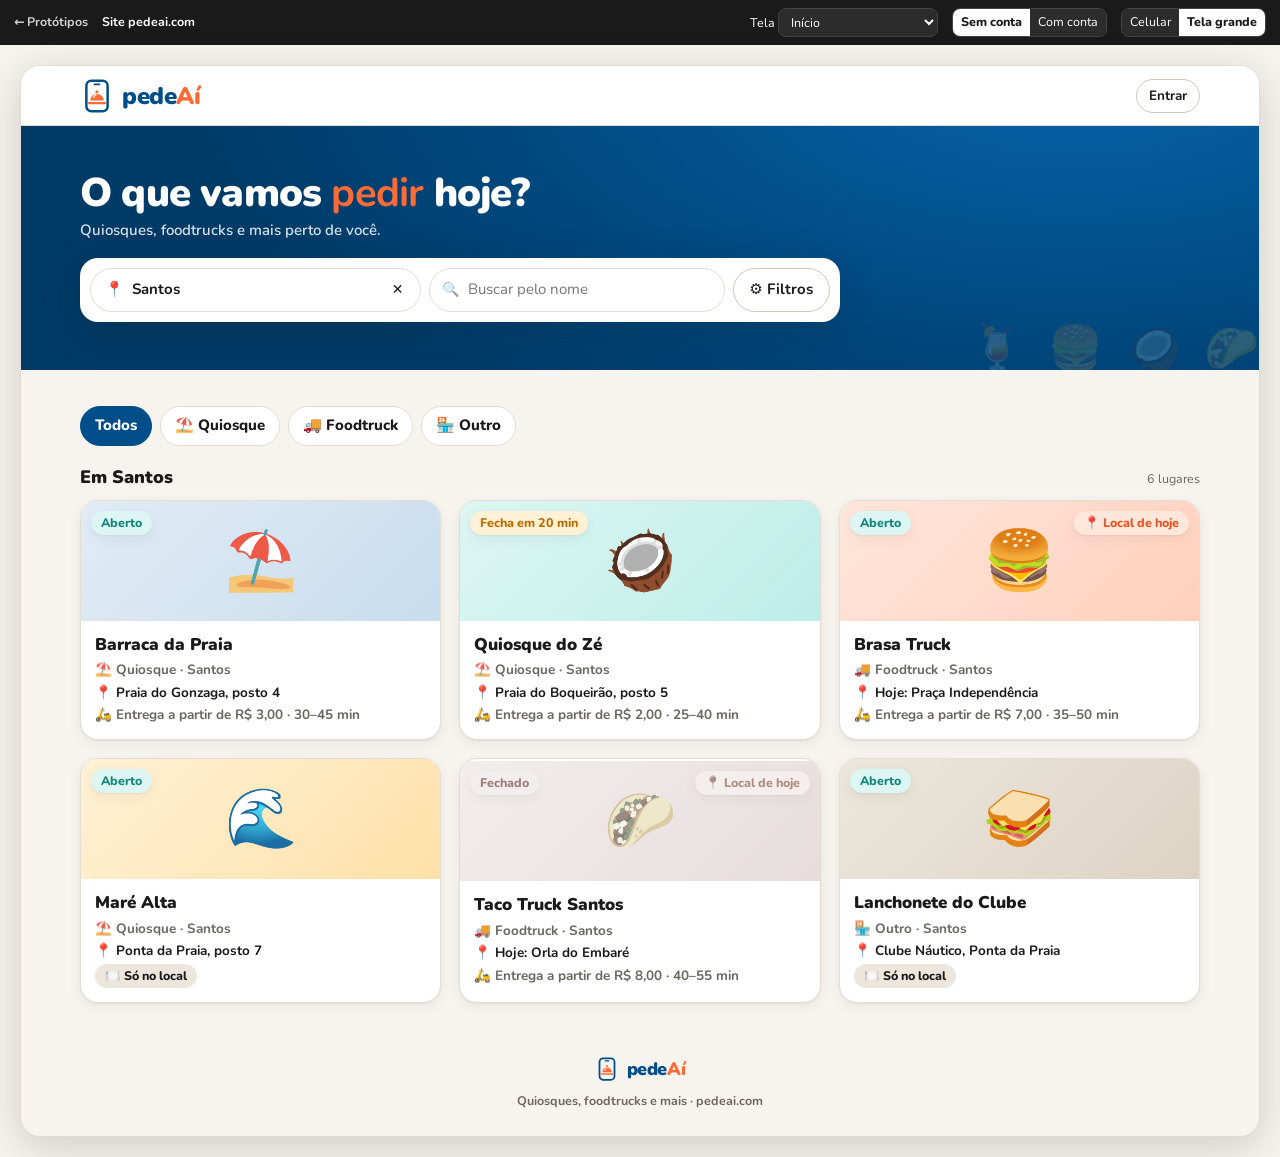
<file: site.html>
<!doctype html>
<html lang="pt-BR">
<head>
<meta charset="utf-8">
<meta name="viewport" content="width=device-width, initial-scale=1">
<title>pedeAí</title>
<link rel="icon" href="logo.svg">
<link rel="stylesheet" href="marca.css">
<style>
.stage{align-items:flex-start}
.wide{width:100%;max-width:1240px;min-height:820px;background:var(--bg);border-radius:20px;border:1px solid var(--line);box-shadow:var(--shadow-lg);overflow:hidden;display:flex;flex-direction:column}
#app{display:flex;flex-direction:column;flex:1;position:relative;min-width:0}
.proto-bar .sp{flex:1}
.proto-bar .seg{display:inline-flex;border:1px solid #444;border-radius:8px;overflow:hidden}
.proto-bar .seg button{border:0;border-radius:0;background:#2c2c2c}
.proto-bar .seg button[aria-pressed="true"]{background:#fff;color:var(--grafite);font-weight:800}

/* topo */
.s-top{position:sticky;top:0;z-index:20;background:var(--surface);border-bottom:1px solid var(--line);display:flex;align-items:center;gap:8px;padding:10px 14px;min-height:60px}
.s-top .grow{flex:1}
.s-top .logo{border:0;background:none;padding:0;cursor:pointer}
.acct{display:inline-flex;align-items:center;gap:8px;border:1.5px solid var(--line);background:var(--surface);border-radius:999px;padding:4px 12px 4px 4px;font-weight:800}
.acct .av{width:30px;height:30px;border-radius:50%;background:var(--azul);color:#fff;display:grid;place-items:center;font-size:13px}
.wrap{width:100%;max-width:1120px;margin:0 auto}
.view{padding:14px 14px 28px}
.wide .view{padding:22px 28px 36px}

/* início */
.hero{background:radial-gradient(900px 400px at 85% -20%,#0A63A8 0%,var(--azul) 50%,var(--azul-esc) 100%);color:#fff;padding:22px 14px 26px;position:relative;overflow:hidden}
.wide .hero{padding:44px 28px 48px}
.hero::after{content:"🍹  🍔  🥥  🌮";position:absolute;right:-6px;bottom:-12px;font-size:44px;opacity:.16;letter-spacing:6px;pointer-events:none}
.hero h1{margin:0 0 4px;font-size:26px;font-weight:900;letter-spacing:-.02em;line-height:1.15}
.wide .hero h1{font-size:40px}
.hero h1 b{color:var(--laranja)}
.hero p{margin:0 0 16px;opacity:.85;font-weight:600}
.find{background:var(--surface);border-radius:18px;padding:10px;display:flex;flex-direction:column;gap:8px;box-shadow:var(--shadow-lg);color:var(--text);max-width:760px}
.wide .find{flex-direction:row;align-items:center}
.city{display:flex;align-items:center;gap:6px;border:1.5px solid var(--line);border-radius:999px;padding:0 6px 0 14px;flex:1;min-height:44px}
.city input{border:0;outline:none;flex:1;min-width:0;background:transparent;font-weight:700}
.city:focus-within{border-color:var(--azul);box-shadow:0 0 0 3px var(--azul-claro)}
.find .tools{display:flex;gap:8px;flex:1.3}
.cnt{background:var(--laranja);color:#fff;border-radius:999px;font-size:11px;min-width:19px;height:19px;display:inline-grid;place-items:center;padding:0 5px;font-weight:900}
.types{display:flex;gap:8px;overflow-x:auto;padding:14px 0 4px;scrollbar-width:none}
.types button{border:1.5px solid var(--line);background:var(--surface);border-radius:999px;padding:8px 14px;font-weight:800;white-space:nowrap;color:var(--text)}
.types button[aria-pressed="true"]{background:var(--azul);border-color:var(--azul);color:#fff}
.res-h{display:flex;align-items:baseline;justify-content:space-between;margin:14px 0 10px}
.res-h h2{margin:0;font-size:18px;font-weight:900}
.grid{display:grid;grid-template-columns:1fr;gap:12px}
.wide .grid{grid-template-columns:repeat(3,1fr);gap:18px}
.est{display:block;text-align:left;border:1px solid var(--line);background:var(--surface);border-radius:18px;overflow:hidden;box-shadow:var(--shadow);padding:0;transition:.15s;width:100%}
.est:hover{transform:translateY(-2px);box-shadow:0 8px 24px rgba(26,26,26,.12)}
.est.closed .cover{filter:grayscale(.7);opacity:.75}
.cover{height:120px;display:grid;place-items:center;font-size:58px;position:relative}
.cover .chip{position:absolute;top:10px;left:10px;box-shadow:var(--shadow)}
.cover .today{left:auto;right:10px}
.est .body{padding:12px 14px 14px}
.est .nm{font-size:17px;font-weight:900;margin-bottom:2px}
.est .ln{font-size:13.5px;color:var(--muted);font-weight:700;margin-top:3px;display:flex;align-items:center;gap:6px;flex-wrap:wrap}
.est .ln.strong{color:var(--text)}
.c1{background:linear-gradient(135deg,#FFE6DB,#FFD0BC)} .c2{background:linear-gradient(135deg,#E1ECF5,#C7DCEE)} .c3{background:linear-gradient(135deg,#DDF6F3,#BDEDE7)}
.c4{background:linear-gradient(135deg,#FFF1D6,#FFE1A8)} .c5{background:linear-gradient(135deg,#ECE6DC,#DCD3C4)} .c6{background:linear-gradient(135deg,#FDE4E4,#F8CACA)}
.empty{text-align:center;color:var(--muted);padding:40px 10px;font-weight:700}
.empty .e{font-size:44px;display:block;margin-bottom:8px}

/* estabelecimento */
.s-cover{height:150px;display:grid;place-items:center;font-size:76px}
.wide .s-cover{height:210px;font-size:100px}
.s-head{background:var(--surface);border-bottom:1px solid var(--line);padding:14px}
.wide .s-head{padding:18px 28px}
.s-head h2{margin:0;font-size:23px;font-weight:900}
.s-head .meta{display:flex;flex-wrap:wrap;gap:6px 14px;margin-top:6px;font-size:13.5px;font-weight:700;color:var(--muted)}
.today-band{display:flex;align-items:center;gap:10px;background:var(--laranja-claro);color:#8A3412;border-radius:14px;padding:10px 12px;margin-top:12px;font-weight:800}
.today-band .ic{font-size:22px}
.info-band{display:flex;align-items:center;gap:10px;background:var(--info-bg);color:var(--azul-esc);border-radius:14px;padding:10px 12px;margin-top:12px;font-weight:800}
.sec-tabs{position:sticky;top:60px;z-index:10;background:var(--bg);display:flex;gap:6px;overflow-x:auto;padding:10px 14px;scrollbar-width:none;border-bottom:1px solid var(--line)}
.wide .sec-tabs{padding:10px 28px}
.sec-tabs button{border:0;background:transparent;padding:8px 14px;border-radius:999px;font-weight:800;color:var(--muted);white-space:nowrap}
.sec-tabs button[aria-selected="true"]{background:var(--azul);color:#fff}
.prods{display:grid;grid-template-columns:1fr;gap:10px}
.wide .prods{grid-template-columns:1fr 1fr;gap:14px}
.prod{display:flex;gap:12px;background:var(--surface);border:1px solid var(--line);border-radius:16px;padding:12px;box-shadow:var(--shadow)}
.prod .ph{width:84px;height:84px;border-radius:14px;display:grid;place-items:center;font-size:40px;flex:none}
.prod .pb{flex:1;min-width:0;display:flex;flex-direction:column}
.prod .pn{font-weight:900}
.prod .pd{font-size:13px;color:var(--muted);font-weight:600;margin-top:1px}
.prod .pr{display:flex;align-items:center;justify-content:space-between;margin-top:auto;padding-top:8px;gap:8px}
.price{font-weight:900;font-size:16px;color:var(--azul)}
.prod.off{opacity:.6}
.prod.off .ph{filter:grayscale(1)}
.add{border:1.5px solid var(--azul);color:var(--azul);background:var(--surface);border-radius:999px;font-weight:800;padding:5px 14px;min-height:34px}
.add:hover{background:var(--azul-claro)}
.qty{display:inline-flex;align-items:center;gap:4px;border:1.5px solid var(--line);border-radius:999px;padding:2px}
.qty button{width:30px;height:30px;border-radius:50%;border:0;background:var(--azul-claro);color:var(--azul);font-weight:900;font-size:16px}
.qty span{min-width:22px;text-align:center;font-weight:900}
.sticky-cart{position:sticky;bottom:0;padding:12px 14px calc(12px + env(safe-area-inset-bottom));background:linear-gradient(transparent,var(--bg) 30%);z-index:15}
.wide .sticky-cart{padding:14px 28px;display:flex;justify-content:flex-end}
.wide .sticky-cart .btn{width:auto;min-width:360px}
.sticky-cart .btn{min-height:52px;font-size:16px;justify-content:space-between;padding:10px 20px}
.sticky-cart .q{background:rgba(255,255,255,.25);border-radius:999px;padding:1px 9px;margin-right:6px}

/* carrinho */
.cols{display:grid;grid-template-columns:1fr;gap:14px}
.wide .cols{grid-template-columns:1.4fr 1fr;align-items:start;gap:22px}
.panel{background:var(--surface);border:1px solid var(--line);border-radius:var(--radius);box-shadow:var(--shadow);padding:14px}
.panel h3{margin:0 0 10px;font-size:16px;font-weight:900}
.ci{display:flex;align-items:center;gap:10px;padding:10px 0;border-top:1px solid var(--line)}
.ci:first-of-type{border-top:0}
.ci .ph{width:44px;height:44px;border-radius:12px;display:grid;place-items:center;font-size:22px;flex:none}
.ci .nm{flex:1;min-width:0;font-weight:800}
.ci .nm small{display:block;color:var(--muted);font-weight:700}
.opts{display:grid;grid-template-columns:1fr 1fr;gap:8px}
.opt{display:flex;flex-direction:column;align-items:flex-start;gap:2px;border:1.5px solid var(--line);background:var(--surface);border-radius:14px;padding:12px;text-align:left;font-weight:800}
.opt .ic{font-size:22px}
.opt small{color:var(--muted);font-weight:700}
.opt[aria-pressed="true"]{border-color:var(--azul);background:var(--azul-claro);box-shadow:0 0 0 2px var(--azul) inset}
.addr{display:flex;align-items:flex-start;gap:10px;border:1.5px solid var(--line);border-radius:14px;padding:12px;margin-top:8px;cursor:pointer;background:var(--surface);width:100%;text-align:left}
.addr[aria-pressed="true"]{border-color:var(--azul);background:var(--azul-claro)}
.addr .rd{width:20px;height:20px;border-radius:50%;border:2px solid var(--line-strong);flex:none;margin-top:2px;display:grid;place-items:center}
.addr[aria-pressed="true"] .rd{border-color:var(--azul)}
.addr[aria-pressed="true"] .rd::after{content:"";width:10px;height:10px;border-radius:50%;background:var(--azul)}
.addr .t{flex:1}
.addr .t b{display:block}
.addr .t small{color:var(--muted);font-weight:700}
.addr .fee{font-weight:900;color:var(--azul);white-space:nowrap}
.addr.out{opacity:.65}
.addr.out .fee{color:var(--bad)}
.sum .r{display:flex;justify-content:space-between;padding:5px 0;font-weight:700}
.sum .r.tot{border-top:1px solid var(--line);margin-top:6px;padding-top:10px;font-size:18px;font-weight:900}
.sum .r .free{color:var(--verde-esc)}
.login-need{display:flex;align-items:center;gap:12px;background:var(--azul-claro);border-radius:14px;padding:12px;margin-top:10px}
.login-need .ic{font-size:26px}
.login-need div{flex:1;font-weight:800;color:var(--azul-esc)}
.rule{font-size:12.5px;color:var(--muted);font-weight:700;margin-top:10px;display:flex;gap:6px}
.back{display:inline-flex;align-items:center;justify-content:center;width:40px;height:40px;border-radius:50%;border:0;background:transparent;font-size:20px;font-weight:900}
.back:hover{background:var(--areia-esc)}

/* entrar / conta */
.auth{max-width:420px;margin:10px auto 0;width:100%}
.auth .hello{display:flex;flex-direction:column;align-items:center;text-align:center;margin:8px 0 18px}
.auth .hello img{width:64px;height:64px}
.auth h2{margin:10px 0 2px;font-size:24px;font-weight:900}
.code{display:flex;gap:8px;justify-content:center;margin:4px 0 12px}
.code input{width:46px;height:56px;text-align:center;font-size:24px;font-weight:900;border:1.5px solid var(--line);border-radius:12px;outline:none;background:var(--surface)}
.code input:focus{border-color:var(--azul);box-shadow:0 0 0 3px var(--azul-claro)}
.wa{display:flex;align-items:center;gap:8px;background:var(--verde-claro);color:#0C5E57;border-radius:12px;padding:10px 12px;font-weight:800;margin:4px 0 12px;font-size:14px}
.link{border:0;background:none;color:var(--azul);font-weight:800;padding:0;cursor:pointer}
.link.danger{color:var(--bad)}
.me-card{display:flex;align-items:center;gap:14px}
.me-card .av{width:56px;height:56px;border-radius:50%;background:var(--azul);color:#fff;display:grid;place-items:center;font-size:22px;font-weight:900}
.acard{border:1px solid var(--line);border-radius:14px;padding:12px;margin-top:8px;background:var(--surface)}
.acard .t{display:flex;align-items:center;gap:8px}
.sheet h3{margin:0 0 10px;font-size:19px;font-weight:900}
.sheet .foot{display:flex;gap:8px;justify-content:flex-end;margin-top:14px}
.tg{display:flex;align-items:center;justify-content:space-between;padding:10px 0;border-top:1px solid var(--line);font-weight:800}
.tg:first-of-type{border-top:0}
.s-foot{text-align:center;color:var(--muted);font-size:12.5px;font-weight:700;padding:18px 14px 26px}
.s-foot .logo .wm{font-size:18px}
.s-foot .logo img{width:24px;height:24px}
</style>
</head>
<body>
<div class="proto-bar">
  <a href="index.html">← Protótipos</a>
  <b>Site pedeai.com</b>
  <span class="sp"></span>
  <label>Tela <select id="pb-jump"></select></label>
  <span class="seg" id="pb-acct"><button data-a="no">Sem conta</button><button data-a="yes">Com conta</button></span>
  <span class="seg" id="pb-frame"><button data-f="phone">Celular</button><button data-f="wide">Tela grande</button></span>
</div>
<div class="stage"><div id="device"><div id="app"></div></div></div>
<div id="modal-root"></div>

<script>
/* ================= DADOS ================= */
const S={screen:'home',logged:false,frame:(window.innerWidth<820?'phone':'wide'),city:'Santos',q:'',tipo:'',f:{open:false,deliv:false},
  store:null,sec:null,cart:{},mode:'end',addr:0,localTxt:'',lstep:'tel',nome:'',tel:'',after:'home'};
const ACCT={nome:'Ana Souza',tel:'(13) 99876-1234',addrs:[
  {rot:'Casa',end:'Av. Ana Costa, 120, ap. 32',bairro:'Gonzaga',cidade:'Santos',km:1.8},
  {rot:'Trabalho',end:'R. XV de Novembro, 95',bairro:'Centro',cidade:'Santos',km:4.6},
  {rot:'Casa de praia',end:'Av. Miguel Stéfano, 2200',bairro:'Enseada',cidade:'Guarujá',km:14.2}]};
const STORES=[
  {id:'s1',nome:'Barraca da Praia',tipo:'Quiosque',emoji:'⛱️',cor:'c2',cidade:'Santos',situ:'aberto',end:'Praia do Gonzaga, posto 4',horario:'9h às 18h',deliv:{local:3,faixas:[[2,5],[4,7],[6,9]],min:null,gratis:120},prazo:'30–45 min'},
  {id:'s2',nome:'Quiosque do Zé',tipo:'Quiosque',emoji:'🥥',cor:'c3',cidade:'Santos',situ:'fecha',fechaEm:20,end:'Praia do Boqueirão, posto 5',horario:'8h às 17h',deliv:{local:2,faixas:[[3,6],[5,8]],min:30,gratis:null},prazo:'25–40 min'},
  {id:'s4',nome:'Brasa Truck',tipo:'Foodtruck',emoji:'🍔',cor:'c1',cidade:'Santos',situ:'aberto',local:'Praça Independência',horario:'18h às 23h',deliv:{local:null,faixas:[[3,7],[6,10]],min:40,gratis:150},prazo:'35–50 min'},
  {id:'s3',nome:'Maré Alta',tipo:'Quiosque',emoji:'🌊',cor:'c4',cidade:'Santos',situ:'aberto',end:'Ponta da Praia, posto 7',horario:'10h às 22h',deliv:null},
  {id:'s5',nome:'Taco Truck Santos',tipo:'Foodtruck',emoji:'🌮',cor:'c6',cidade:'Santos',situ:'fechado',local:'Orla do Embaré',horario:'Sex a dom, 17h às 23h',deliv:{local:null,faixas:[[4,8]],min:null,gratis:null},prazo:'40–55 min'},
  {id:'s7',nome:'Lanchonete do Clube',tipo:'Outro',emoji:'🥪',cor:'c5',cidade:'Santos',situ:'aberto',end:'Clube Náutico, Ponta da Praia',horario:'11h às 20h',deliv:null},
  {id:'s6',nome:'Coco Itararé',tipo:'Quiosque',emoji:'🍹',cor:'c3',cidade:'São Vicente',situ:'aberto',end:'Praia do Itararé, posto 1',horario:'9h às 18h',deliv:{local:3,faixas:[[3,5]],min:null,gratis:null},prazo:'30–45 min'}];
const MENUS={
  default:[
    {id:'beb',nome:'Bebidas',prods:[
      {id:'p1',nome:'Caipirinha de limão',desc:'Cachaça, limão e açúcar',preco:18,e:'🍸',c:'c3'},
      {id:'p2',nome:'Cerveja long neck',desc:'330 mL, bem gelada',preco:12,e:'🍺',c:'c4'},
      {id:'p3',nome:'Água de coco',desc:'Natural, no coco',preco:10,e:'🥥',c:'c3'},
      {id:'p4',nome:'Refrigerante lata',desc:'350 mL',preco:7,e:'🥤',c:'c6',esgotado:true}]},
    {id:'por',nome:'Porções',prods:[
      {id:'p5',nome:'Camarão empanado',desc:'400 g, com molho tártaro',preco:59,e:'🍤',c:'c1'},
      {id:'p6',nome:'Batata frita',desc:'Porção grande',preco:32,e:'🍟',c:'c4'},
      {id:'p7',nome:'Isca de peixe',desc:'400 g, com limão',preco:54,e:'🐟',c:'c2'}]},
    {id:'sob',nome:'Sobremesas',prods:[
      {id:'p8',nome:'Picolé de fruta',desc:'Sabores do dia',preco:8,e:'🍦',c:'c6'},
      {id:'p9',nome:'Açaí 300 mL',desc:'Com granola e banana',preco:22,e:'🍧',c:'c5'}]}],
  truck:[
    {id:'lan',nome:'Lanches',prods:[
      {id:'t1',nome:'Brasa Burger',desc:'Blend 180 g, cheddar e bacon',preco:36,e:'🍔',c:'c1'},
      {id:'t2',nome:'Smash duplo',desc:'2 × 90 g, queijo prato',preco:32,e:'🍔',c:'c4'},
      {id:'t3',nome:'Veggie',desc:'Hambúrguer de grão-de-bico',preco:30,e:'🥬',c:'c3'}]},
    {id:'acp',nome:'Acompanhamentos',prods:[
      {id:'t4',nome:'Fritas rústicas',desc:'Com páprica',preco:18,e:'🍟',c:'c4'},
      {id:'t5',nome:'Onion rings',desc:'10 unidades',preco:20,e:'🧅',c:'c5',esgotado:true}]},
    {id:'tbe',nome:'Bebidas',prods:[
      {id:'t6',nome:'Refrigerante lata',desc:'350 mL',preco:7,e:'🥤',c:'c6'},
      {id:'t7',nome:'Limonada suíça',desc:'500 mL',preco:14,e:'🍋',c:'c3'}]}]};

/* ================= UTILITÁRIOS ================= */
const $=s=>document.querySelector(s);
const esc=s=>String(s==null?'':s).replace(/[&<>"]/g,c=>({'&':'&amp;','<':'&lt;','>':'&gt;','"':'&quot;'}[c]));
const brl=v=>'R$ '+Number(v).toLocaleString('pt-BR',{minimumFractionDigits:2,maximumFractionDigits:2});
const norm=s=>String(s).normalize('NFD').replace(/[̀-ͯ]/g,'').toLowerCase().trim();
const ST=id=>STORES.find(s=>s.id===id);
const menuOf=s=>MENUS[s.tipo==='Foodtruck'?'truck':'default'];
const PROD=id=>Object.values(MENUS).flat().flatMap(m=>m.prods).find(p=>p.id===id);
const cartCount=()=>Object.values(S.cart).reduce((a,b)=>a+b,0);
const cartSum=()=>Object.entries(S.cart).reduce((a,[id,q])=>a+PROD(id).preco*q,0);
const wide=()=>S.frame==='wide';
const TICON=t=>t==='Foodtruck'?'🚚':t==='Outro'?'🏪':'⛱️';
const minFee=s=>s.deliv?Math.min(...[s.deliv.local,...s.deliv.faixas.map(f=>f[1])].filter(v=>v!=null)):null;
function toast(msg){document.querySelectorAll('.toast').forEach(t=>t.remove());const t=document.createElement('div');t.className='toast';t.textContent=msg;document.body.appendChild(t);setTimeout(()=>t.remove(),2800);}
function modal(html){$('#modal-root').innerHTML=`<div class="overlay" data-act="close-overlay"><div class="sheet" role="dialog">${html}</div></div>`;}
function closeModal(){$('#modal-root').innerHTML='';}
function situChip(s){
  if(s.situ==='aberto') return '<span class="chip ok">Aberto</span>';
  if(s.situ==='fecha') return `<span class="chip warn">Fecha em ${s.fechaEm} min</span>`;
  return '<span class="chip bad">Fechado</span>';
}
const placeLine=s=>s.tipo==='Foodtruck'?`📍 Hoje: ${esc(s.local)}`:`📍 ${esc(s.end)}`;
const delivLine=s=>s.deliv?`🛵 Entrega a partir de ${brl(minFee(s))}`:'<span class="chip">🍽️ Só no local</span>';
function addrFee(s,a){
  if(!s.deliv||norm(a.cidade)!==norm(s.cidade)) return null;
  const f=s.deliv.faixas.find(([km])=>a.km<=km); return f?f[1]:null;
}
const initials=n=>n.split(' ').filter(Boolean).map(x=>x[0]).join('').slice(0,2).toUpperCase();

/* ================= TOPO ================= */
function topBar(back){
  return `<div class="s-top"><div class="wrap row" style="gap:8px">
    ${back?`<button class="back" data-act="go" data-v="${back}" aria-label="Voltar">←</button>`:''}
    <button class="logo" data-act="go" data-v="home"><img src="logo.svg" alt=""><span class="wm">pede<b>Aí</b></span></button>
    <span class="grow"></span>
    ${S.logged?`<button class="acct" data-act="go" data-v="acct"><span class="av">${initials(ACCT.nome)}</span>${esc(ACCT.nome.split(' ')[0])}</button>`
      :`<button class="btn sm" data-act="login-start">Entrar</button>`}
  </div></div>`;
}
const foot=()=>`<div class="s-foot"><span class="logo"><img src="logo.svg" alt=""><span class="wm">pede<b>Aí</b></span></span><div style="margin-top:6px">Quiosques, foodtrucks e mais · pedeai.com</div></div>`;

/* ================= INÍCIO ================= */
function viewHome(){
  const list=STORES.filter(s=>(!S.city||norm(s.cidade).includes(norm(S.city)))&&(!S.q||norm(s.nome).includes(norm(S.q)))
    &&(!S.tipo||s.tipo===S.tipo)&&(!S.f.open||s.situ!=='fechado')&&(!S.f.deliv||!!s.deliv));
  const fc=(S.f.open?1:0)+(S.f.deliv?1:0)+(S.tipo?1:0);
  return `${topBar()}
  <div class="hero"><div class="wrap">
    <h1>O que vamos <b>pedir</b> hoje?</h1>
    <p>Quiosques, foodtrucks e mais perto de você.</p>
    <div class="find">
      <label class="city"><span>📍</span><input id="f-city" value="${esc(S.city)}" placeholder="Sua cidade" list="cities" aria-label="Cidade">${S.city?`<button class="icon-btn" data-act="city-clear" style="width:32px;height:32px;font-size:14px" aria-label="Limpar">✕</button>`:''}</label>
      <div class="tools"><div class="search"><input class="input" id="f-q" value="${esc(S.q)}" placeholder="Buscar pelo nome"></div>
      <button class="btn" data-act="filters">⚙ Filtros${fc?` <span class="cnt">${fc}</span>`:''}</button></div>
    </div>
    <datalist id="cities"><option value="Santos"><option value="São Vicente"><option value="Guarujá"></datalist>
  </div></div>
  <div class="view"><div class="wrap">
    <div class="types">${[['','Todos'],['Quiosque','⛱️ Quiosque'],['Foodtruck','🚚 Foodtruck'],['Outro','🏪 Outro']].map(([v,l])=>`<button data-act="tipo" data-v="${v}" aria-pressed="${S.tipo===v}">${l}</button>`).join('')}</div>
    <div class="res-h"><h2>${S.city?'Em '+esc(S.city):'Todos'}</h2><span class="muted small">${list.length} lugar${list.length===1?'':'es'}</span></div>
    ${list.length?`<div class="grid">${list.map(s=>`<button class="est ${s.situ==='fechado'?'closed':''}" data-act="open-store" data-id="${s.id}">
      <div class="cover ${s.cor}">${s.emoji}${situChip(s)}${s.tipo==='Foodtruck'?'<span class="chip orange today">📍 Local de hoje</span>':''}</div>
      <div class="body"><div class="nm">${esc(s.nome)}</div>
        <div class="ln">${TICON(s.tipo)} ${s.tipo} · ${esc(s.cidade)}</div>
        <div class="ln strong">${placeLine(s)}</div>
        <div class="ln">${delivLine(s)}${s.deliv?` · ${s.prazo}`:''}</div></div></button>`).join('')}</div>`
     :`<div class="empty"><span class="e">🔎</span>Nada por aqui${S.city?' em '+esc(S.city):''}.<br><button class="link" data-act="clear-all" style="margin-top:8px">Limpar busca</button></div>`}
  </div></div>${foot()}`;
}

/* ================= CARDÁPIO ================= */
function viewStore(){
  const s=ST(S.store),menu=menuOf(s),sec=menu.find(m=>m.id===S.sec)||menu[0];
  const closed=s.situ==='fechado',noDeliv=!s.deliv,canAdd=!closed&&!noDeliv;
  return `${topBar('home')}
  <div class="s-cover ${s.cor}">${s.emoji}</div>
  <div class="s-head"><div class="wrap">
    <div class="between" style="align-items:flex-start"><h2>${esc(s.nome)}</h2>${situChip(s)}</div>
    <div class="meta"><span>${TICON(s.tipo)} ${s.tipo}</span><span>🕑 Hoje: ${esc(s.horario)}</span>${s.deliv?`<span>🛵 a partir de ${brl(minFee(s))}</span><span>⏱ ${s.prazo}</span>`:''}</div>
    ${s.tipo==='Foodtruck'?`<div class="today-band"><span class="ic">📍</span><span>Hoje estamos na ${esc(s.local)}</span></div>`:`<div class="meta"><span>${placeLine(s)}</span></div>`}
    ${noDeliv?`<div class="info-band"><span class="ic">🍽️</span><span>Só no local · peça pelo QR da mesa</span></div>`:''}
    ${closed?`<div class="info-band" style="background:var(--bad-bg);color:#8E1F1F"><span class="ic">🌙</span><span>Fechado agora · ${esc(s.horario)}</span></div>`:''}
    ${canAdd&&(s.deliv.min||s.deliv.gratis)?`<div class="meta" style="margin-top:10px">${s.deliv.min?`<span class="chip">Pedido mínimo ${brl(s.deliv.min)}</span>`:''}${s.deliv.gratis?`<span class="chip ok">Entrega grátis acima de ${brl(s.deliv.gratis)}</span>`:''}</div>`:''}
  </div></div>
  <div class="sec-tabs">${menu.map(m=>`<button data-act="sec" data-id="${m.id}" aria-selected="${m.id===sec.id}">${esc(m.nome)}</button>`).join('')}</div>
  <div class="view"><div class="wrap"><div class="prods">
    ${sec.prods.map(p=>`<div class="prod ${p.esgotado?'off':''}"><div class="ph ${p.c}">${p.e}</div><div class="pb">
      <div class="pn">${esc(p.nome)}</div><div class="pd">${esc(p.desc)}</div>
      <div class="pr"><span class="price">${brl(p.preco)}</span>
      ${p.esgotado?'<span class="chip bad">Esgotado</span>':!canAdd?'':S.cart[p.id]?`<span class="qty"><button data-act="cq" data-id="${p.id}" data-d="-1" aria-label="Menos">−</button><span>${S.cart[p.id]}</span><button data-act="cq" data-id="${p.id}" data-d="1" aria-label="Mais">+</button></span>`:`<button class="add" data-act="cq" data-id="${p.id}" data-d="1">Adicionar</button>`}
      </div></div></div>`).join('')}
  </div></div></div>
  ${canAdd&&cartCount()?`<div class="sticky-cart"><button class="btn primary block" data-act="go" data-v="cart"><span><span class="q">${cartCount()}</span>Ver carrinho</span><span>${brl(cartSum())}</span></button></div>`:foot()}`;
}

/* ================= CARRINHO ================= */
function viewCart(){
  const s=ST(S.store); if(!s||!cartCount()) return `${topBar(s?'store':'home')}<div class="view"><div class="wrap"><div class="empty"><span class="e">🛒</span>Seu carrinho está vazio.<br><button class="btn" style="margin-top:12px" data-act="go" data-v="${s?'store':'home'}">Ver cardápio</button></div></div></div>`;
  const d=s.deliv,sub=cartSum();
  const hasLocal=d.local!=null; if(!hasLocal&&S.mode==='local') S.mode='end';
  let fee=null,block='';
  if(S.mode==='local'){fee=d.local;}
  else if(S.logged&&ACCT.addrs.length){const a=ACCT.addrs[Math.min(S.addr,ACCT.addrs.length-1)];fee=addrFee(s,a);if(fee==null)block='Endereço fora da área de entrega';}
  if(fee!=null&&d.gratis&&sub>=d.gratis) fee=0;
  if(!block&&d.min&&sub<d.min) block=`Pedido mínimo ${brl(d.min)}`;
  if(!block&&S.mode==='end'&&!S.logged) block='Entre para continuar';
  if(!block&&S.mode==='local'&&!S.localTxt.trim()) block='Diga onde você está';
  const total=sub+(fee||0);
  const items=Object.entries(S.cart).map(([id,q])=>{const p=PROD(id);return `<div class="ci"><span class="ph ${p.c}">${p.e}</span><span class="nm">${esc(p.nome)}<small>${brl(p.preco)}</small></span>
    <span class="qty"><button data-act="cq" data-id="${id}" data-d="-1" aria-label="Menos">−</button><span>${q}</span><button data-act="cq" data-id="${id}" data-d="1" aria-label="Mais">+</button></span></div>`;}).join('');
  let where;
  if(S.mode==='local') where=`<div class="field" style="margin:12px 0 0"><label>Onde você está?</label><input class="input" id="local-txt" value="${esc(S.localTxt)}" placeholder="Ex.: guarda-sol azul, perto do posto 4"></div>`;
  else if(!S.logged) where=`<div class="login-need"><span class="ic">👤</span><div>Entre para receber em casa</div><button class="btn blue sm" data-act="login-start" data-after="cart">Entrar</button></div>`;
  else where=ACCT.addrs.map((a,i)=>{const f=addrFee(s,a);return `<button class="addr ${f==null?'out':''}" data-act="addr" data-i="${i}" aria-pressed="${i===S.addr}"><span class="rd"></span><span class="t"><b>${esc(a.rot)}</b><small>${esc(a.end)} · ${esc(a.bairro)}, ${esc(a.cidade)}</small></span><span class="fee">${f==null?'Fora da área':(d.gratis&&sub>=d.gratis?'Grátis':brl(f))}</span></button>`;}).join('')
    +`<button class="btn sm ghost" style="margin-top:8px" data-act="new-addr" data-after="cart">+ Novo endereço</button>`;
  return `${topBar('store')}
  <div class="view"><div class="wrap">
    <h2 style="margin:4px 0 2px;font-size:22px;font-weight:900">Carrinho</h2>
    <div class="muted small" style="margin-bottom:12px">${s.emoji} ${esc(s.nome)}</div>
    <div class="cols"><div>
      <div class="panel"><h3>Itens</h3>${items}<button class="link" data-act="go" data-v="store" style="margin-top:8px">+ Adicionar mais</button></div>
      <div class="section-title">Entrega</div>
      <div class="panel">
        <div class="opts">
          <button class="opt" data-act="mode" data-v="end" aria-pressed="${S.mode==='end'}"><span class="ic">🏠</span>No endereço<small>Casa, trabalho…</small></button>
          ${hasLocal?`<button class="opt" data-act="mode" data-v="local" aria-pressed="${S.mode==='local'}"><span class="ic">⛱️</span>Aqui no local<small>${brl(d.local)}</small></button>`:`<button class="opt" disabled style="opacity:.5"><span class="ic">⛱️</span>Aqui no local<small>Indisponível</small></button>`}
        </div>
        ${where}
      </div>
    </div>
    <div><div class="panel sum">
      <h3>Resumo</h3>
      <div class="r"><span>Produtos</span><span>${brl(sub)}</span></div>
      <div class="r"><span>Entrega</span>${fee==null?'<span class="muted">—</span>':fee===0?'<span class="free">Grátis</span>':`<span>${brl(fee)}</span>`}</div>
      <div class="r tot"><span>Total</span><span>${brl(total)}</span></div>
      <div class="rule">⏱ Chega em ${s.prazo}</div>
      ${d.gratis&&sub<d.gratis?`<div class="rule">🎁 Faltam ${brl(d.gratis-sub)} para entrega grátis</div>`:''}
      <div class="rule">🚪 Se ninguém receber, não há reembolso.</div>
      ${block?`<div class="alert" style="margin-top:12px;font-size:14px">⚠ ${block}</div>`:''}
      <button class="btn primary block" style="margin-top:12px;min-height:50px" data-act="pay" ${block?'disabled':''}>Ir para pagamento · ${brl(total)}</button>
    </div></div></div>
  </div></div>`;
}

/* ================= ENTRAR ================= */
function viewLogin(){
  const code=S.lstep==='code';
  return `${topBar(S.after==='cart'?'cart':'home')}
  <div class="view"><div class="auth">
    <div class="hello"><img src="logo.svg" alt=""><h2>Entrar</h2><div class="muted">Sem senha. Só seu celular.</div></div>
    <div class="panel">
      <div class="field"><label>Seu nome</label><input class="input" id="l-nome" value="${esc(S.nome)}" placeholder="Ex.: Ana Souza" ${code?'readonly':''}></div>
      <div class="field"><label>Celular (WhatsApp)</label><input class="input" id="l-tel" inputmode="tel" value="${esc(S.tel)}" placeholder="(13) 99999-0000" ${code?'readonly':''}></div>
      ${!code?`<button class="btn primary block" data-act="login-tel">Receber código</button>`:`
        <div class="wa">💬 Código enviado no WhatsApp</div>
        <div class="code">${[0,1,2,3,4,5].map(i=>`<input inputmode="numeric" maxlength="1" data-otp="${i}" aria-label="Dígito ${i+1}">`).join('')}</div>
        <button class="btn primary block" data-act="login-ok">Entrar</button>
        <div class="between" style="margin-top:12px"><button class="link" data-act="login-edit">Trocar número</button><button class="link" data-act="toast" data-msg="Código reenviado">Reenviar código</button></div>`}
    </div>
    <p class="muted small" style="text-align:center;margin-top:12px">Lembramos você neste navegador por 90 dias.</p>
  </div></div>`;
}

/* ================= MINHA CONTA ================= */
function viewAcct(){
  return `${topBar('home')}
  <div class="view"><div class="wrap" style="max-width:640px">
    <div class="panel me-card" style="margin-top:4px"><span class="av">${initials(ACCT.nome)}</span><div style="flex:1"><b style="font-size:18px">${esc(ACCT.nome)}</b><div class="muted">${esc(ACCT.tel)}</div></div><button class="btn sm" data-act="edit-name">Editar</button></div>
    <div class="section-title">Endereços</div>
    ${ACCT.addrs.length?ACCT.addrs.map((a,i)=>`<div class="acard"><div class="t"><b>${esc(a.rot)}</b>${i===0?'<span class="chip ok">Principal</span>':''}</div>
      <div class="muted small" style="margin:2px 0 8px">${esc(a.end)} · ${esc(a.bairro)}, ${esc(a.cidade)}</div>
      <div class="row" style="justify-content:flex-end;gap:14px">${i?`<button class="link" data-act="addr-main" data-i="${i}">Tornar principal</button>`:''}<button class="link danger" data-act="addr-del" data-i="${i}">Remover</button></div></div>`).join('')
      :'<div class="panel muted">Nenhum endereço salvo.</div>'}
    <button class="btn block" style="margin-top:10px" data-act="new-addr" data-after="acct">+ Novo endereço</button>
    <div class="section-title">Conta</div>
    <div class="panel"><div class="tg"><span>Sair deste navegador</span><button class="btn sm" data-act="logout">Sair</button></div>
      <div class="tg"><span>Excluir conta</span><button class="btn sm danger" data-act="del-acct">Excluir</button></div></div>
  </div></div>${foot()}`;
}

/* ================= RENDER ================= */
const JUMP=[['home','Início'],['store-s1','Cardápio · Quiosque'],['store-s4','Cardápio · Foodtruck'],['store-s3','Cardápio · Só no local'],['cart','Carrinho'],['login','Entrar'],['acct','Minha conta']];
function curJump(){if(S.screen==='store')return 'store-'+S.store;return S.screen;}
function render(){
  $('#device').className=wide()?'wide':'phone';
  document.querySelectorAll('#pb-frame button').forEach(b=>b.setAttribute('aria-pressed',b.dataset.f===S.frame));
  document.querySelectorAll('#pb-acct button').forEach(b=>b.setAttribute('aria-pressed',(b.dataset.a==='yes')===S.logged));
  $('#pb-jump').innerHTML=JUMP.map(([v,l])=>`<option value="${v}" ${curJump()===v?'selected':''}>${l}</option>`).join('');
  if(S.screen==='acct'&&!S.logged) S.screen='login';
  if((S.screen==='store'||S.screen==='cart')&&!S.store) S.store='s1';
  $('#app').innerHTML=({home:viewHome,store:viewStore,cart:viewCart,login:viewLogin,acct:viewAcct}[S.screen]||viewHome)();
}
function openStore(id){if(S.store!==id)S.cart={};S.store=id;S.sec=menuOf(ST(id))[0].id;S.screen='store';S.mode='end';}
function setLogged(on){S.logged=on;S.addr=0;if(on&&ACCT.addrs.length)S.city=ACCT.addrs[0].cidade;S.lstep='tel';}
$('#pb-jump').onchange=e=>{const v=e.target.value;closeModal();
  if(v.startsWith('store-'))openStore(v.slice(6));
  else if(v==='cart'){if(!S.store||!ST(S.store).deliv||!cartCount()){openStore('s1');S.cart={p1:2,p5:1};}S.screen='cart';}
  else if(v==='acct'){if(!S.logged)setLogged(true);S.screen='acct';}
  else if(v==='login'){if(S.logged)setLogged(false);S.lstep='tel';S.after='home';S.screen='login';}
  else S.screen=v;
  render();window.scrollTo(0,0);};
$('#pb-frame').onclick=e=>{const b=e.target.closest('button');if(b){S.frame=b.dataset.f;render();}};
$('#pb-acct').onclick=e=>{const b=e.target.closest('button');if(!b)return;setLogged(b.dataset.a==='yes');if(!S.logged&&S.screen==='acct')S.screen='home';if(S.logged&&S.screen==='login')S.screen='home';render();};
function filtersModal(){
  modal(`<h3>Filtros</h3>
    <div class="tg"><span>Aberto agora</span><input type="checkbox" class="switch" id="ff-open" ${S.f.open?'checked':''}></div>
    <div class="tg"><span>Faz entrega</span><input type="checkbox" class="switch" id="ff-deliv" ${S.f.deliv?'checked':''}></div>
    <div class="lbl" style="font-weight:800;margin:12px 0 8px">Tipo</div>
    <div class="types" style="padding:0;flex-wrap:wrap">${[['','Todos'],['Quiosque','⛱️ Quiosque'],['Foodtruck','🚚 Foodtruck'],['Outro','🏪 Outro']].map(([v,l])=>`<button data-act="ff-tipo" data-v="${v}" aria-pressed="${S.tipo===v}">${l}</button>`).join('')}</div>
    <div class="foot"><button class="btn" data-act="filters-clear">Limpar</button><button class="btn primary" data-act="filters-ok">Aplicar</button></div>`);
}
function addrModal(after){
  modal(`<h3>Novo endereço</h3>
    <div class="field"><label>Nome</label><input class="input" id="na-rot" placeholder="Ex.: Casa"></div>
    <div class="field"><label>Rua e número</label><input class="input" id="na-end" placeholder="Ex.: Av. Conselheiro Nébias, 300"></div>
    <div class="grid2"><div class="field"><label>Complemento</label><input class="input" id="na-comp" placeholder="Ap. 41"></div><div class="field"><label>Bairro</label><input class="input" id="na-bai" placeholder="Boqueirão"></div></div>
    <div class="field"><label>Cidade</label><input class="input" id="na-cid" value="Santos"></div>
    <div class="foot"><button class="btn" data-act="close">Voltar</button><button class="btn primary" data-act="new-addr-ok" data-after="${after}">Salvar</button></div>`);
}

/* ================= AÇÕES ================= */
document.addEventListener('click',e=>{
  const b=e.target.closest('[data-act]'); if(!b) return;
  const a=b.dataset.act,d=b.dataset;
  if(a==='close-overlay'&&e.target!==b) return;
  switch(a){
    case 'go': S.screen=d.v; window.scrollTo(0,0); break;
    case 'toast': toast(d.msg); return;
    case 'close': case 'close-overlay': closeModal(); return;
    case 'filters': filtersModal(); return;
    case 'ff-tipo': document.querySelectorAll('[data-act="ff-tipo"]').forEach(x=>x.setAttribute('aria-pressed',x===b)); return;
    case 'filters-ok': { const t=document.querySelector('[data-act="ff-tipo"][aria-pressed="true"]'); S.f={open:$('#ff-open').checked,deliv:$('#ff-deliv').checked}; S.tipo=t?t.dataset.v:''; closeModal(); break; }
    case 'filters-clear': S.f={open:false,deliv:false}; S.tipo=''; closeModal(); break;
    case 'tipo': S.tipo=d.v; break;
    case 'city-clear': S.city=''; break;
    case 'clear-all': S.city=''; S.q=''; S.tipo=''; S.f={open:false,deliv:false}; break;
    case 'open-store': openStore(d.id); window.scrollTo(0,0); break;
    case 'sec': S.sec=d.id; break;
    case 'cq': S.cart[d.id]=Math.max(0,(S.cart[d.id]||0)+ +d.d); if(!S.cart[d.id]) delete S.cart[d.id]; break;
    case 'mode': S.mode=d.v; break;
    case 'addr': S.addr=+d.i; break;
    case 'pay': toast('Indo para o pagamento…'); setTimeout(()=>{location.href='cliente.html?entrada=site&tela=pagamento';},800); return;
    case 'login-start': S.after=d.after||(S.screen==='login'?'home':S.screen); S.lstep='tel'; S.screen='login'; break;
    case 'login-tel': { const n=$('#l-nome').value.trim(),t=$('#l-tel').value.trim(); if(!n||t.replace(/\D/g,'').length<10) return toast('Informe nome e celular'); S.nome=n; S.tel=t; S.lstep='code'; render(); const f=document.querySelector('[data-otp="0"]'); if(f)f.focus(); return; }
    case 'login-edit': S.lstep='tel'; break;
    case 'login-ok': { ACCT.nome=S.nome; ACCT.tel=S.tel; setLogged(true); S.screen=S.after==='cart'?'cart':S.after==='store'?'store':'home'; toast('Olá, '+S.nome.split(' ')[0]+'!'); break; }
    case 'logout': setLogged(false); S.screen='home'; toast('Você saiu da conta'); break;
    case 'edit-name': modal(`<h3>Seu nome</h3><div class="field"><input class="input" id="en" value="${esc(ACCT.nome)}"></div><div class="foot"><button class="btn" data-act="close">Voltar</button><button class="btn primary" data-act="edit-name-ok">Salvar</button></div>`); return;
    case 'edit-name-ok': ACCT.nome=$('#en').value.trim()||ACCT.nome; closeModal(); toast('Nome salvo'); break;
    case 'del-acct': modal(`<h3>Excluir conta?</h3><p class="muted">Seus dados e endereços serão apagados. Os pedidos ficam sem seus dados.</p><div class="foot"><button class="btn" data-act="close">Voltar</button><button class="btn danger" data-act="del-ok">Excluir</button></div>`); return;
    case 'del-ok': closeModal(); setLogged(false); S.screen='home'; toast('Pedido de exclusão enviado'); break;
    case 'addr-main': { const [x]=ACCT.addrs.splice(+d.i,1); ACCT.addrs.unshift(x); S.city=x.cidade; S.addr=0; break; }
    case 'addr-del': ACCT.addrs.splice(+d.i,1); S.addr=0; toast('Endereço removido'); break;
    case 'new-addr': addrModal(d.after||'acct'); return;
    case 'new-addr-ok': { const e1=$('#na-end').value.trim(); if(!e1) return toast('Informe rua e número'); const c=$('#na-comp').value.trim();
      ACCT.addrs.push({rot:$('#na-rot').value.trim()||'Endereço',end:e1+(c?', '+c:''),bairro:$('#na-bai').value.trim()||'Centro',cidade:$('#na-cid').value.trim()||'Santos',km:2.6});
      if(d.after==='cart') S.addr=ACCT.addrs.length-1; closeModal(); toast('Endereço salvo'); break; }
  }
  render();
});
document.addEventListener('input',e=>{
  const id=e.target.id;
  if(id==='f-city'||id==='f-q'){const pos=e.target.selectionStart;if(id==='f-city')S.city=e.target.value;else S.q=e.target.value;render();const el=$('#'+id);el.focus();try{el.setSelectionRange(pos,pos);}catch(_){}}
  if(id==='local-txt'){const had=!!S.localTxt.trim();S.localTxt=e.target.value;if(had!==!!S.localTxt.trim()){const pos=e.target.selectionStart;render();const el=$('#local-txt');el.focus();try{el.setSelectionRange(pos,pos);}catch(_){}}}
  if(e.target.dataset.otp!=null&&e.target.value){const nx=document.querySelector(`[data-otp="${+e.target.dataset.otp+1}"]`);if(nx)nx.focus();}
});
render();
</script>
</body>
</html>
</file>
<file: marca.css>
/* PedeAí — base visual do protótipo (paleta-1.jpeg)
   Laranja Pôr do Sol #FF6B35 (ação) · Azul Mar Aberto #004E89 (marca/destaque)
   Areia Clara #F7F4EF (fundo) · Verde Coqueiro #2EC4B6 (sucesso/status) · Grafite Profundo #1A1A1A (texto) */
@import url("https://fonts.googleapis.com/css2?family=Nunito:wght@400;600;700;800;900&display=swap");

:root{
  --laranja:#FF6B35; --laranja-esc:#E8541F; --laranja-claro:#FFE6DB;
  --azul:#004E89;    --azul-esc:#003A66;    --azul-claro:#E1ECF5;
  --areia:#F7F4EF;   --areia-esc:#ECE6DC;
  --verde:#2EC4B6;   --verde-esc:#13867C;   --verde-claro:#DDF6F3;
  --grafite:#1A1A1A;

  --bg:var(--areia); --surface:#FFFFFF; --surface2:#FBF9F5;
  --text:var(--grafite); --muted:#6B6660; --line:#E3DDD3; --line-strong:#CFC7BA;
  --ok:var(--verde-esc); --ok-bg:var(--verde-claro);
  --warn:#B86E00; --warn-bg:#FFF1D6;
  --bad:#D23A3A; --bad-bg:#FDE4E4;
  --info:var(--azul); --info-bg:var(--azul-claro);

  --radius:14px; --radius-sm:10px;
  --shadow:0 1px 2px rgba(26,26,26,.06),0 4px 14px rgba(26,26,26,.06);
  --shadow-lg:0 10px 40px rgba(26,26,26,.18);
  --font:"Nunito",system-ui,-apple-system,"Segoe UI",Roboto,sans-serif;
}

*{box-sizing:border-box}
html,body{margin:0}
body{background:var(--bg);color:var(--text);font:15px/1.45 var(--font);-webkit-font-smoothing:antialiased}
button,input,select,textarea{font:inherit;color:inherit}
button{cursor:pointer}
a{color:var(--azul)}
.hidden{display:none!important}
.muted{color:var(--muted)} .small{font-size:12.5px} .num{font-variant-numeric:tabular-nums}

/* ---------- marca ---------- */
.logo{display:inline-flex;align-items:center;gap:8px;text-decoration:none}
.logo img,.logo svg{width:34px;height:34px;flex:none}
.logo .wm{font-weight:900;font-size:24px;letter-spacing:-.02em;color:var(--azul);line-height:1}
.logo .wm b{color:var(--laranja);font-weight:900}
.logo .tag{display:block;font-size:9px;font-weight:800;letter-spacing:.12em;color:var(--muted);margin-top:2px}
.logo.inv .wm{color:#fff} .logo.inv .tag{color:rgba(255,255,255,.75)}

/* ---------- botões ---------- */
.btn{display:inline-flex;align-items:center;justify-content:center;gap:6px;border:1.5px solid var(--line-strong);background:var(--surface);
  border-radius:999px;padding:9px 16px;min-height:42px;font-weight:700;white-space:nowrap;transition:.15s}
.btn:hover{border-color:var(--grafite)}
.btn.primary{background:var(--laranja);border-color:var(--laranja);color:#fff;box-shadow:0 4px 12px rgba(255,107,53,.3)}
.btn.primary:hover{background:var(--laranja-esc);border-color:var(--laranja-esc)}
.btn.blue{background:var(--azul);border-color:var(--azul);color:#fff}
.btn.blue:hover{background:var(--azul-esc)}
.btn.ok{background:var(--verde);border-color:var(--verde);color:var(--grafite)}
.btn.ghost{background:transparent;border-color:transparent}
.btn.ghost:hover{background:var(--areia-esc)}
.btn.danger{color:var(--bad);border-color:#F0B7B7;background:var(--surface)}
.btn.sm{min-height:34px;padding:5px 12px;font-size:13.5px}
.btn.block{width:100%}
.btn:disabled{opacity:.45;cursor:not-allowed;box-shadow:none}
.icon-btn{width:42px;height:42px;border-radius:50%;border:0;background:transparent;display:inline-grid;place-items:center;font-size:20px;position:relative}
.icon-btn:hover{background:var(--areia-esc)}
.icon-btn .count{position:absolute;top:2px;right:0;background:var(--laranja);color:#fff;font-size:11px;font-weight:800;border-radius:999px;min-width:18px;height:18px;display:grid;place-items:center;padding:0 4px}

/* ---------- formulário ---------- */
.field{display:flex;flex-direction:column;gap:5px;margin-bottom:12px}
.field label{font-size:13px;font-weight:700;color:var(--muted)}
.input,select.input,textarea.input{border:1.5px solid var(--line);background:var(--surface);border-radius:var(--radius-sm);padding:10px 12px;min-height:44px;width:100%;outline:none}
.input:focus{border-color:var(--azul);box-shadow:0 0 0 3px var(--azul-claro)}
.search{position:relative;flex:1}
.search .input{padding-left:38px;border-radius:999px}
.search::before{content:"🔍";position:absolute;left:13px;top:50%;transform:translateY(-50%);font-size:14px;opacity:.6}
.switch{appearance:none;width:44px;height:26px;border-radius:999px;background:var(--line-strong);position:relative;cursor:pointer;flex:none;transition:.15s}
.switch::after{content:"";position:absolute;top:3px;left:3px;width:20px;height:20px;border-radius:50%;background:#fff;box-shadow:0 1px 3px rgba(0,0,0,.25);transition:.15s}
.switch:checked{background:var(--verde)} .switch:checked::after{left:21px}
.check{accent-color:var(--laranja);width:18px;height:18px}

/* ---------- superfícies ---------- */
.card{background:var(--surface);border:1px solid var(--line);border-radius:var(--radius);box-shadow:var(--shadow);padding:14px}
.card hr,.sep{border:0;border-top:1px solid var(--line);margin:10px 0}
.section-title{font-size:17px;font-weight:800;margin:18px 0 10px}
.row{display:flex;align-items:center;gap:10px}
.between{display:flex;align-items:center;justify-content:space-between;gap:10px}
.grid2{display:grid;grid-template-columns:1fr 1fr;gap:8px 14px}
.kv dt{font-size:12px;color:var(--muted);font-weight:700} .kv dd{margin:0 0 6px;font-weight:700}

/* ---------- etiquetas e situação ---------- */
.chip{display:inline-flex;align-items:center;gap:5px;border-radius:999px;padding:3px 10px;font-size:12.5px;font-weight:800;background:var(--areia-esc);color:var(--grafite);white-space:nowrap}
.chip.ok{background:var(--ok-bg);color:var(--ok)} .chip.warn{background:var(--warn-bg);color:var(--warn)}
.chip.bad{background:var(--bad-bg);color:var(--bad)} .chip.info{background:var(--info-bg);color:var(--azul)}
.chip.orange{background:var(--laranja-claro);color:var(--laranja-esc)}
.dot{width:9px;height:9px;border-radius:50%;display:inline-block;background:var(--line-strong)}
.dot.ok{background:var(--verde)} .dot.warn{background:#F2A516} .dot.bad{background:var(--bad)} .dot.info{background:var(--azul)}

/* ---------- navegação ---------- */
.topbar{position:sticky;top:0;z-index:20;background:var(--surface);border-bottom:1px solid var(--line);display:flex;align-items:center;gap:8px;padding:10px 14px;min-height:60px}
.topbar.brand{background:var(--azul);color:#fff;border-bottom:0}
.topbar h1{font-size:18px;font-weight:800;margin:0;flex:1}
.tabs{display:flex;gap:6px;overflow-x:auto;padding:4px 14px;scrollbar-width:none}
.tabs button{border:0;background:transparent;padding:9px 14px;border-radius:999px;font-weight:800;color:var(--muted);white-space:nowrap}
.tabs button[aria-selected="true"]{background:var(--azul);color:#fff}
.bottom-nav{position:sticky;bottom:0;background:var(--surface);border-top:1px solid var(--line);display:flex;justify-content:space-around;padding:6px 4px calc(6px + env(safe-area-inset-bottom))}
.bottom-nav button{border:0;background:transparent;display:flex;flex-direction:column;align-items:center;gap:2px;font-size:11.5px;font-weight:800;color:var(--muted);padding:4px 8px;border-radius:10px}
.bottom-nav button .ic{font-size:20px}
.bottom-nav button[aria-selected="true"]{color:var(--azul)}

/* ---------- avisos ---------- */
.toast{position:fixed;top:14px;left:50%;transform:translateX(-50%);z-index:100;background:var(--grafite);color:#fff;border-radius:14px;padding:12px 16px;font-weight:700;box-shadow:var(--shadow-lg);max-width:min(92vw,420px)}
.overlay{position:fixed;inset:0;background:rgba(26,26,26,.45);z-index:90;display:flex;align-items:flex-end;justify-content:center}
.sheet{background:var(--surface);width:100%;max-width:520px;border-radius:22px 22px 0 0;padding:20px 18px 24px;max-height:90vh;overflow:auto}
@media (min-width:700px){.overlay{align-items:center}.sheet{border-radius:22px}}
.alert{display:flex;align-items:center;gap:10px;border-radius:var(--radius);padding:12px 14px;background:var(--warn-bg);color:#6B4300;font-weight:700}
.alert.bad{background:var(--bad-bg);color:#8E1F1F} .alert.info{background:var(--info-bg);color:var(--azul-esc)} .alert.ok{background:var(--ok-bg);color:#0C5E57}

/* ---------- tabela (tela grande) ---------- */
.table{width:100%;border-collapse:collapse;background:var(--surface);border-radius:var(--radius);overflow:hidden;box-shadow:var(--shadow)}
.table th{text-align:left;font-size:12px;text-transform:uppercase;letter-spacing:.05em;color:var(--muted);background:var(--surface2);padding:10px 12px}
.table td{padding:12px;border-top:1px solid var(--line)}

/* ---------- moldura do protótipo (barra fina para trocar tela/perfil) ---------- */
.proto-bar{background:var(--grafite);color:#fff;display:flex;flex-wrap:wrap;gap:6px 14px;align-items:center;padding:8px 14px;font-size:12.5px}
.proto-bar a{color:#fff;opacity:.8;text-decoration:none;font-weight:700} .proto-bar a:hover{opacity:1}
.proto-bar select,.proto-bar button{background:#2c2c2c;color:#fff;border:1px solid #444;border-radius:8px;padding:4px 8px;font-size:12.5px}
.stage{display:flex;justify-content:center;padding:20px 16px}
.phone{width:100%;max-width:400px;min-height:780px;background:var(--bg);border-radius:34px;border:10px solid var(--grafite);box-shadow:var(--shadow-lg);overflow:hidden;display:flex;flex-direction:column;position:relative}
@media (max-width:480px){.stage{padding:0}.phone{border:0;border-radius:0;min-height:100vh;box-shadow:none}}
</file>
